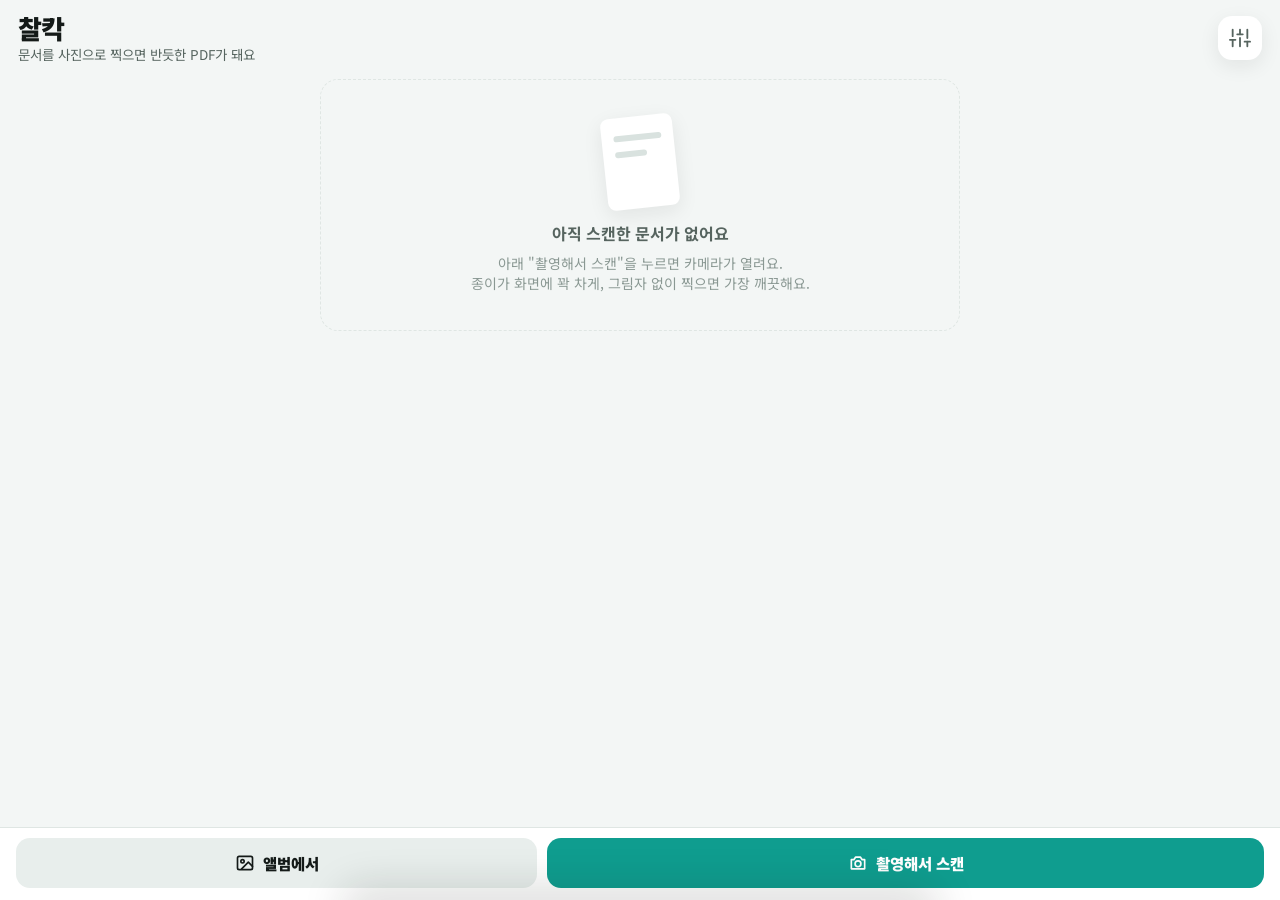
<file: chalkak/index.html>
<!doctype html>
<html lang="ko">
<head>
<meta charset="utf-8">
<meta name="viewport" content="width=device-width, initial-scale=1, maximum-scale=1, viewport-fit=cover">
<meta name="description" content="사진 한 장을 반듯한 문서 PDF로. 테두리 자동 인식, 종이 하얗게 보정, 여러 장 묶어 공유. 서버 업로드 없이 휴대폰 안에서만 처리.">
<meta property="og:type" content="website">
<meta property="og:title" content="찰칵">
<meta property="og:description" content="사진 한 장을 반듯한 문서 PDF로. 테두리 자동 인식, 종이 하얗게 보정, 여러 장 묶어 공유. 서버 업로드 없이 휴대폰 안에서만 처리.">
<meta property="og:image" content="https://joofam0819-crypto.github.io/claude-cloud/chalkak/og.png">
<meta property="og:url" content="https://joofam0819-crypto.github.io/claude-cloud/chalkak/">
<meta name="twitter:card" content="summary_large_image">
<link rel="apple-touch-icon" href="icons/apple-touch-icon.png">
<link rel="icon" type="image/png" href="icons/icon-192.png">
<link rel="manifest" href="manifest.webmanifest">
<meta name="apple-mobile-web-app-capable" content="yes">
<meta name="mobile-web-app-capable" content="yes">
<meta name="apple-mobile-web-app-status-bar-style" content="black-translucent">
<meta name="apple-mobile-web-app-title" content="찰칵">
<meta name="theme-color" media="(prefers-color-scheme: light)" content="#f3f6f5">
<meta name="theme-color" media="(prefers-color-scheme: dark)" content="#0f1413">
<title>찰칵</title>
<link rel="preconnect" href="https://fonts.googleapis.com">
<link rel="preconnect" href="https://fonts.gstatic.com" crossorigin>
<link rel="stylesheet" href="https://fonts.googleapis.com/css2?family=Noto+Sans+KR:wght@400;500;700;900&family=Outfit:wght@500;700&display=swap">
<style>
/* Layout: fixed full-height column; four views (library / crop / enhance / document) swap inside. Crop and enhance are always dark like a camera. */
:root{
  --bg:#f3f6f5; --surface:#ffffff; --surface-2:#e8eeec; --surface-3:#d9e2df;
  --fg:#141a18; --fg-2:#56645f; --fg-3:#8a9893; --line:#dfe6e3;
  --accent:#0f9d8f; --accent-2:#0b7f73; --accent-soft:#d9f3ef; --on-accent:#ffffff;
  --warn:#d98a0a; --warn-soft:#fff1d6; --bad:#d9463c; --bad-soft:#fde3e1;
  --cam:#0f1413; --cam-2:#1b2422; --cam-ink:#f4f7f6; --cam-ink-2:#9fb0ab; --cam-line:rgba(255,255,255,.18);
  --shadow:0 6px 20px rgba(20,26,24,.08); --shadow-lg:0 -12px 40px rgba(20,26,24,.18); --radius:18px;
  --f-ui:"Noto Sans KR",-apple-system,BlinkMacSystemFont,"Apple SD Gothic Neo","Malgun Gothic",sans-serif;
  --f-num:"Outfit","Noto Sans KR",-apple-system,sans-serif;
  color-scheme:light;
}
@media (prefers-color-scheme:dark){
  :root:not([data-theme="light"]){
    --bg:#0f1413; --surface:#171e1c; --surface-2:#1f2826; --surface-3:#2a3532;
    --fg:#eef3f1; --fg-2:#a9b7b2; --fg-3:#6f7d78; --line:#273230;
    --accent:#2fd0bd; --accent-2:#5fe0d0; --accent-soft:#113b36; --on-accent:#06201c;
    --warn:#f0a73c; --warn-soft:#3a2a0f; --bad:#ff6d63; --bad-soft:#3f1b19;
    --shadow:0 6px 20px rgba(0,0,0,.35); --shadow-lg:0 -12px 40px rgba(0,0,0,.55);
    color-scheme:dark;
  }
}
:root[data-theme="dark"]{
  --bg:#0f1413; --surface:#171e1c; --surface-2:#1f2826; --surface-3:#2a3532;
  --fg:#eef3f1; --fg-2:#a9b7b2; --fg-3:#6f7d78; --line:#273230;
  --accent:#2fd0bd; --accent-2:#5fe0d0; --accent-soft:#113b36; --on-accent:#06201c;
  --warn:#f0a73c; --warn-soft:#3a2a0f; --bad:#ff6d63; --bad-soft:#3f1b19;
  --shadow:0 6px 20px rgba(0,0,0,.35); --shadow-lg:0 -12px 40px rgba(0,0,0,.55);
  color-scheme:dark;
}
*,*::before,*::after{box-sizing:border-box}
html,body{height:100%;margin:0;padding:0}
body{background:var(--bg);color:var(--fg);font-family:var(--f-ui);font-size:16px;line-height:1.45;-webkit-text-size-adjust:100%;-webkit-tap-highlight-color:transparent;overscroll-behavior:none}
[hidden]{display:none!important}
button{font:inherit;color:inherit;background:none;border:0;padding:0;margin:0;cursor:pointer;-webkit-appearance:none;appearance:none;touch-action:manipulation}
input,textarea,select{font:inherit;color:inherit}
button:focus-visible,input:focus-visible,[tabindex]:focus-visible{outline:2px solid var(--accent);outline-offset:2px}
.num{font-family:var(--f-num);font-variant-numeric:tabular-nums}
.ico{width:22px;height:22px;fill:none;stroke:currentColor;stroke-width:2;stroke-linecap:round;stroke-linejoin:round}
#app{position:fixed;inset:0;display:flex;flex-direction:column;background:var(--bg);overflow:hidden}
.view{position:absolute;inset:0;display:flex;flex-direction:column}
.topbar{flex:none;padding:calc(env(safe-area-inset-top,0px) + 12px) 18px 8px;display:flex;align-items:center;justify-content:space-between;gap:10px;min-height:calc(env(safe-area-inset-top,0px) + 58px)}
.topbar h1{margin:0;font-size:26px;font-weight:900;letter-spacing:-.02em;line-height:1.2}
.topbar .sub{color:var(--fg-2);font-size:13.5px;margin-top:2px}
.iconbtn{width:44px;height:44px;border-radius:14px;display:grid;place-items:center;color:var(--fg-2);background:var(--surface);box-shadow:var(--shadow);flex:none}
.iconbtn:active{transform:scale(.94)}
main{flex:1;min-height:0;overflow-y:auto;-webkit-overflow-scrolling:touch;overscroll-behavior:contain;padding:6px 16px 24px}
.bottombar{flex:none;display:flex;gap:10px;padding:10px 16px calc(env(safe-area-inset-bottom,0px) + 12px);background:var(--surface);border-top:1px solid var(--line)}
@media (display-mode:standalone){.bottombar{padding-bottom:calc(max(env(safe-area-inset-bottom,0px),14px) + 12px)}}
.btn{font-weight:900;font-size:15.5px;padding:14px 16px;border-radius:14px;background:var(--accent);color:var(--on-accent);text-align:center;display:flex;align-items:center;justify-content:center;gap:8px;flex:1;min-width:0;white-space:nowrap}
.btn.ghost{background:var(--surface-2);color:var(--fg)}
.btn.danger{background:var(--bad-soft);color:var(--bad)}
.btn.sm{padding:10px 12px;font-size:13.5px;border-radius:12px;flex:none}
.btn:active{transform:scale(.985)}
.btn:disabled{opacity:.45}
.btn .ico{width:20px;height:20px}
.grid{display:grid;grid-template-columns:repeat(2,1fr);gap:12px}
.card{background:var(--surface);border-radius:var(--radius);box-shadow:var(--shadow);overflow:hidden;text-align:left;display:flex;flex-direction:column}
.card .th{aspect-ratio:3/4;background:var(--surface-2);display:grid;place-items:center;overflow:hidden;position:relative}
.card .th img{width:100%;height:100%;object-fit:cover;display:block}
.card .th .n{position:absolute;right:8px;bottom:8px;padding:2px 8px;border-radius:999px;background:rgba(0,0,0,.55);color:#fff;font-size:11.5px;font-weight:700}
.card .b{padding:10px 12px 12px}
.card .t{font-weight:700;font-size:14.5px;line-height:1.3;overflow:hidden;text-overflow:ellipsis;white-space:nowrap}
.card .d{font-size:12px;color:var(--fg-3);margin-top:2px}
.empty{padding:36px 20px;text-align:center;color:var(--fg-3);font-size:14px;border:1.5px dashed var(--line);border-radius:var(--radius);display:flex;flex-direction:column;align-items:center;gap:8px}
.empty b{color:var(--fg-2);font-size:16px}
.empty .ill{width:72px;height:92px;border-radius:8px;background:var(--surface);box-shadow:var(--shadow);position:relative;margin-bottom:6px;transform:rotate(-6deg)}
.empty .ill::before,.empty .ill::after{content:"";position:absolute;left:12px;right:12px;height:6px;border-radius:3px;background:var(--surface-3)}
.empty .ill::before{top:18px}.empty .ill::after{top:34px;right:28px}
.pill{display:inline-flex;align-items:center;gap:5px;padding:4px 10px;border-radius:999px;font-size:12.5px;font-weight:700;background:var(--surface-2);color:var(--fg-2)}

/* camera-like views */
.cam{background:var(--cam);color:var(--cam-ink)}
.cam .topbar{background:transparent}
.cam .tb{font-weight:900;font-size:15px;padding:10px 12px;border-radius:12px;color:var(--cam-ink)}
.cam .tb.primary{background:var(--accent);color:#06201c}
.cam .tb:active{transform:scale(.96)}
.cam .ttl{font-weight:700;font-size:15px;color:var(--cam-ink-2)}
.crop{flex:1;min-height:0;position:relative;touch-action:none;overflow:hidden}
.crop canvas{position:absolute;left:0;top:0}
.crop svg{position:absolute;left:0;top:0;width:100%;height:100%;overflow:visible}
.crop svg polygon{fill:rgba(47,208,189,.14);stroke:#2fd0bd;stroke-width:2.5;stroke-linejoin:round}
.crop svg circle.h{fill:#fff;stroke:#2fd0bd;stroke-width:3}
.crop svg circle.m{fill:rgba(255,255,255,.75)}
.loupe{position:absolute;top:14px;width:124px;height:124px;border-radius:50%;border:3px solid #fff;box-shadow:0 8px 24px rgba(0,0,0,.5);overflow:hidden;background:#000;display:none;pointer-events:none}
.loupe canvas{position:absolute;left:0;top:0}
.loupe::after{content:"";position:absolute;inset:0;background:linear-gradient(#2fd0bd,#2fd0bd) center/1.5px 100% no-repeat,linear-gradient(#2fd0bd,#2fd0bd) center/100% 1.5px no-repeat;opacity:.9}
.loupe.on{display:block}
.cam .bottombar{background:var(--cam-2);border-top:1px solid var(--cam-line)}
.cam .btn.ghost{background:rgba(255,255,255,.1);color:var(--cam-ink)}
.cam .btn{background:var(--accent);color:#06201c}
.preview{flex:1;min-height:0;display:grid;place-items:center;padding:10px;position:relative}
.preview canvas{max-width:100%;max-height:100%;border-radius:4px;box-shadow:0 10px 40px rgba(0,0,0,.5);background:#fff}
.chips{display:flex;gap:8px;overflow-x:auto;padding:10px 16px 4px;scrollbar-width:none}
.chips::-webkit-scrollbar{display:none}
.chip{padding:8px 14px;border-radius:999px;background:rgba(255,255,255,.1);color:var(--cam-ink);font-size:13.5px;font-weight:700;white-space:nowrap;flex:none}
.chip[aria-pressed="true"]{background:var(--accent);color:#06201c}
.busy{position:absolute;inset:0;display:none;align-items:center;justify-content:center;flex-direction:column;gap:12px;background:rgba(15,20,19,.72);z-index:5;color:var(--cam-ink);font-weight:700;font-size:14px}
.busy.on{display:flex}
.spin{width:38px;height:38px;border-radius:50%;border:4px solid rgba(255,255,255,.2);border-top-color:#2fd0bd;animation:spin .8s linear infinite}
@keyframes spin{to{transform:rotate(360deg)}}

/* document view */
.pages{display:flex;flex-direction:column;gap:10px}
.page{display:flex;gap:12px;align-items:center;background:var(--surface);border-radius:var(--radius);box-shadow:var(--shadow);padding:10px 10px 10px 12px}
.page .pt{width:64px;height:84px;border-radius:8px;overflow:hidden;background:var(--surface-2);flex:none;display:grid;place-items:center}
.page .pt img{width:100%;height:100%;object-fit:cover;display:block}
.page .pi{flex:1;min-width:0;display:flex;flex-direction:column;gap:4px}
.page .pi b{font-size:14.5px}
.page .pi span{font-size:12px;color:var(--fg-3)}
.page .ops{display:flex;gap:4px;flex:none}
.page .ops button{width:36px;height:36px;border-radius:10px;background:var(--surface-2);color:var(--fg-2);display:grid;place-items:center}
.page .ops button:disabled{opacity:.3}
.page .ops .del{color:var(--bad)}
.titlerow{display:flex;align-items:center;gap:10px;margin:4px 0 12px}
.titlerow input{flex:1;min-width:0;font-size:18px;font-weight:900;padding:10px 12px;border-radius:12px;border:1.5px solid transparent;background:transparent;color:var(--fg)}
.titlerow input:focus{border-color:var(--accent);background:var(--surface);outline:none}
.meta{display:flex;gap:8px;flex-wrap:wrap;margin-bottom:12px}

/* sheets / modal / toast */
.sheet-wrap{position:fixed;inset:0;z-index:40;display:flex;align-items:flex-end;justify-content:center;pointer-events:none}
.sheet-wrap .backdrop{position:absolute;inset:0;background:rgba(10,14,13,.45);opacity:0;transition:opacity .25s}
.sheet{position:relative;width:100%;max-width:600px;max-height:calc(100% - 28px - env(safe-area-inset-top,0px));overflow-y:auto;background:var(--surface);border-radius:24px 24px 0 0;padding:10px 20px calc(env(safe-area-inset-bottom,0px) + 22px);transform:translateY(102%);transition:transform .32s cubic-bezier(.2,.8,.2,1);box-shadow:var(--shadow-lg);display:flex;flex-direction:column;gap:14px;color:var(--fg)}
.sheet-wrap.open{pointer-events:auto}.sheet-wrap.open .backdrop{opacity:1}.sheet-wrap.open .sheet{transform:none}
.grab{width:40px;height:5px;border-radius:3px;background:var(--surface-3);margin:0 auto 2px;flex:none}
.sheet h3{margin:0;font-size:19px;font-weight:900}
.sheet .hd{display:flex;align-items:center;justify-content:space-between;gap:10px}
.sheet .hd .x{width:36px;height:36px;border-radius:50%;background:var(--surface-2);display:grid;place-items:center;color:var(--fg-2)}
.kv{display:flex;align-items:center;justify-content:space-between;padding:12px 0;border-top:1px solid var(--line);gap:12px}
.kv:first-child{border-top:0}
.kv .k{font-weight:700;font-size:15px}.kv .d{font-size:12.5px;color:var(--fg-3);margin-top:2px}
.seg{display:flex;background:var(--surface-2);border-radius:12px;padding:3px}
.seg button{padding:7px 11px;border-radius:9px;font-size:12.5px;font-weight:700;color:var(--fg-3);white-space:nowrap}
.seg button[aria-pressed="true"]{background:var(--surface);color:var(--fg);box-shadow:var(--shadow)}
.note{font-size:12.5px;color:var(--fg-3);line-height:1.5}
.modal-wrap{position:fixed;inset:0;z-index:70;display:none;align-items:center;justify-content:center;padding:24px;background:rgba(10,14,13,.5)}
.modal-wrap.open{display:flex}
.modal{background:var(--surface);color:var(--fg);border-radius:20px;padding:22px 20px 18px;width:100%;max-width:360px;display:flex;flex-direction:column;gap:14px;box-shadow:var(--shadow-lg)}
.modal h3{margin:0;font-size:18px;font-weight:900}.modal p{margin:0;color:var(--fg-2);font-size:14px;line-height:1.5}
.btnrow{display:flex;gap:8px}
.toast-wrap{position:fixed;left:0;right:0;bottom:calc(env(safe-area-inset-bottom,0px) + 90px);display:flex;justify-content:center;pointer-events:none;z-index:60;padding:0 16px}
.toast{pointer-events:auto;background:var(--fg);color:var(--bg);padding:12px 16px;border-radius:14px;font-size:14px;font-weight:700;box-shadow:0 10px 30px rgba(0,0,0,.25);transform:translateY(20px);opacity:0;transition:transform .25s,opacity .25s;max-width:100%}
.toast.show{transform:none;opacity:1}
.viewer{position:fixed;inset:0;z-index:50;background:#000;display:none;align-items:center;justify-content:center}
.viewer.open{display:flex}
.viewer img{max-width:100%;max-height:100%;object-fit:contain}
.viewer button{position:absolute;top:calc(env(safe-area-inset-top,0px) + 12px);right:16px;width:44px;height:44px;border-radius:50%;background:rgba(255,255,255,.15);color:#fff;display:grid;place-items:center}
.hapt{position:absolute;width:1px;height:1px;opacity:0;pointer-events:none;overflow:hidden}
@media (prefers-reduced-motion:reduce){*,*::before,*::after{transition:none!important;animation:none!important}}
@media (min-width:640px){main{padding-left:max(16px,calc((100% - 640px)/2));padding-right:max(16px,calc((100% - 640px)/2))}.grid{grid-template-columns:repeat(3,1fr)}}
</style>
</head>
<body>
<div id="app">
  <!-- Library -->
  <section class="view" id="v-lib">
    <header class="topbar"><div><h1>찰칵</h1><div class="sub" id="lib-sub">문서를 사진으로 찍으면 반듯한 PDF가 돼요</div></div><button class="iconbtn" id="btn-settings" aria-label="설정"><svg class="ico" viewBox="0 0 24 24"><path d="M4 21v-7"/><path d="M4 10V3"/><path d="M12 21v-9"/><path d="M12 8V3"/><path d="M20 21v-5"/><path d="M20 12V3"/><path d="M1 14h6"/><path d="M9 8h6"/><path d="M17 16h6"/></svg></button></header>
    <main id="lib-main"></main>
    <div class="bottombar">
      <button class="btn ghost" id="btn-pick"><svg class="ico" viewBox="0 0 24 24"><rect x="3" y="4" width="18" height="16" rx="2"/><circle cx="9" cy="10" r="2"/><path d="M21 16l-5-5-8 8"/></svg>앨범에서</button>
      <button class="btn" id="btn-shoot" style="flex:1.4"><svg class="ico" viewBox="0 0 24 24"><path d="M4 8h3l2-3h6l2 3h3v11H4z"/><circle cx="12" cy="13" r="3.5"/></svg>촬영해서 스캔</button>
    </div>
  </section>
  <!-- Crop -->
  <section class="view cam" id="v-crop" hidden>
    <header class="topbar"><button class="tb" id="crop-cancel">취소</button><div class="ttl" id="crop-title">테두리 맞추기</div><button class="tb primary" id="crop-next">다음</button></header>
    <div class="crop" id="crop"><canvas id="crop-cv"></canvas><svg id="crop-svg" aria-hidden="true"><polygon id="crop-poly" points=""/><circle class="m" r="6"/><circle class="m" r="6"/><circle class="m" r="6"/><circle class="m" r="6"/><circle class="h" r="12"/><circle class="h" r="12"/><circle class="h" r="12"/><circle class="h" r="12"/></svg><div class="loupe" id="loupe"><canvas id="loupe-cv" width="372" height="372"></canvas></div><div class="busy" id="crop-busy"><div class="spin"></div><span>테두리 찾는 중…</span></div></div>
    <div class="bottombar">
      <button class="btn ghost" id="crop-auto">자동</button>
      <button class="btn ghost" id="crop-full">전체</button>
      <button class="btn ghost" id="crop-rotate" aria-label="회전"><svg class="ico" viewBox="0 0 24 24"><path d="M21 12a9 9 0 1 1-3-6.7"/><path d="M21 4v5h-5"/></svg>회전</button>
    </div>
  </section>
  <!-- Enhance -->
  <section class="view cam" id="v-enh" hidden>
    <header class="topbar"><button class="tb" id="enh-back">자르기</button><div class="ttl" id="enh-title">보정</div><button class="tb primary" id="enh-done">완료</button></header>
    <div class="preview" id="preview"><canvas id="enh-cv"></canvas><div class="busy" id="enh-busy"><div class="spin"></div><span>반듯하게 펴는 중…</span></div></div>
    <div class="chips" id="enh-chips"><button class="chip" data-f="color">선명 컬러</button><button class="chip" data-f="gray">회색</button><button class="chip" data-f="bw">흑백</button><button class="chip" data-f="orig">원본</button></div>
    <div class="bottombar"><button class="btn ghost" id="enh-add"><svg class="ico" viewBox="0 0 24 24"><path d="M12 5v14M5 12h14"/></svg>페이지 더 찍기</button></div>
  </section>
  <!-- Document -->
  <section class="view" id="v-doc" hidden>
    <header class="topbar"><button class="iconbtn" id="doc-back" aria-label="목록으로"><svg class="ico" viewBox="0 0 24 24"><path d="M15 18l-6-6 6-6"/></svg></button><div style="flex:1"></div><button class="iconbtn" id="doc-more" aria-label="더 보기"><svg class="ico" viewBox="0 0 24 24"><circle cx="5" cy="12" r="1.6" fill="currentColor"/><circle cx="12" cy="12" r="1.6" fill="currentColor"/><circle cx="19" cy="12" r="1.6" fill="currentColor"/></svg></button></header>
    <main id="doc-main"></main>
    <div class="bottombar">
      <button class="btn ghost" id="doc-add"><svg class="ico" viewBox="0 0 24 24"><path d="M12 5v14M5 12h14"/></svg>페이지 추가</button>
      <button class="btn" id="doc-pdf" style="flex:1.4"><svg class="ico" viewBox="0 0 24 24"><path d="M4 12v7a1 1 0 0 0 1 1h14a1 1 0 0 0 1-1v-7"/><path d="M12 3v12"/><path d="M7 8l5-5 5 5"/></svg>PDF로 공유·저장</button>
    </div>
  </section>
</div>
<input type="file" id="file-cam" accept="image/*" capture="environment" hidden>
<input type="file" id="file-pick" accept="image/*" multiple hidden>
<div class="sheet-wrap" id="sheet-wrap"><div class="backdrop" id="sheet-backdrop"></div><div class="sheet" id="sheet" role="dialog" aria-modal="true"></div></div>
<div class="modal-wrap" id="modal-wrap"><div class="modal" role="alertdialog" aria-modal="true"><h3 id="modal-title"></h3><p id="modal-body"></p><div class="btnrow"><button class="btn ghost" id="modal-cancel">취소</button><button class="btn" id="modal-ok">확인</button></div></div></div>
<div class="viewer" id="viewer"><img id="viewer-img" alt="페이지 크게 보기"><button id="viewer-close" aria-label="닫기"><svg class="ico" viewBox="0 0 24 24"><path d="M18 6L6 18M6 6l12 12"/></svg></button></div>
<div class="toast-wrap" id="toast-wrap"></div>
<label class="hapt" aria-hidden="true"><input type="checkbox" switch id="hapt-switch" tabindex="-1"></label>
<script>
(() => {
'use strict';
/* ───────── utilities ───────── */
const $ = (s, el = document) => el.querySelector(s);
const $$ = (s, el = document) => Array.from(el.querySelectorAll(s));
const esc = s => String(s ?? '').replace(/[&<>"']/g, c => ({ '&': '&amp;', '<': '&lt;', '>': '&gt;', '"': '&quot;', "'": '&#39;' }[c]));
const uid = () => Date.now().toString(36) + Math.random().toString(36).slice(2, 8);
const clamp = (v, a, b) => Math.max(a, Math.min(b, v));
const pad2 = n => String(n).padStart(2, '0');
const fmtDate = ts => { const d = new Date(ts); return `${d.getFullYear()}-${pad2(d.getMonth() + 1)}-${pad2(d.getDate())} ${pad2(d.getHours())}:${pad2(d.getMinutes())}`; };
const defaultTitle = () => { const d = new Date(); return `스캔 ${pad2(d.getMonth() + 1)}-${pad2(d.getDate())} ${pad2(d.getHours())}${pad2(d.getMinutes())}`; };
const fmtBytes = n => n > 1048576 ? (n / 1048576).toFixed(1) + ' MB' : Math.round(n / 1024) + ' KB';
function haptic() { if (!S.haptics) return; try { $('#hapt-switch').click(); } catch (e) {} }
let toastT = null;
function toast(msg, ms = 2800) { const wrap = $('#toast-wrap'); wrap.innerHTML = ''; const el = document.createElement('div'); el.className = 'toast'; el.textContent = msg; wrap.appendChild(el); requestAnimationFrame(() => el.classList.add('show')); clearTimeout(toastT); toastT = setTimeout(() => { el.classList.remove('show'); setTimeout(() => el.remove(), 300); }, ms); }
function confirmBox({ title, body, ok = '확인', danger = false }) {
  return new Promise(res => { const w = $('#modal-wrap'); $('#modal-title').textContent = title; $('#modal-body').textContent = body || ''; const okb = $('#modal-ok'); okb.textContent = ok; okb.className = 'btn' + (danger ? ' danger' : ''); w.classList.add('open'); const done = v => { w.classList.remove('open'); okb.onclick = null; $('#modal-cancel').onclick = null; res(v); }; okb.onclick = () => done(true); $('#modal-cancel').onclick = () => done(false); w.onclick = e => { if (e.target === w) done(false); }; });
}
let sheetOnClose = null;
function openSheet(html, { onMount, onClose } = {}) { const wrap = $('#sheet-wrap'), sh = $('#sheet'); sh.innerHTML = `<div class="grab"></div>${html}`; sheetOnClose = onClose || null; wrap.classList.add('open'); sh.scrollTop = 0; if (onMount) onMount(sh); $$('[data-close]', sh).forEach(b => b.addEventListener('click', closeSheet)); return sh; }
function closeSheet() { const wrap = $('#sheet-wrap'); if (!wrap.classList.contains('open')) return; wrap.classList.remove('open'); if (sheetOnClose) { const f = sheetOnClose; sheetOnClose = null; f(); } setTimeout(() => { if (!wrap.classList.contains('open')) $('#sheet').innerHTML = ''; }, 350); }
$('#sheet-backdrop').addEventListener('click', closeSheet);
const sheetHead = t => `<div class="hd"><h3>${esc(t)}</h3><button class="x" type="button" data-close aria-label="닫기"><svg class="ico" viewBox="0 0 24 24"><path d="M18 6L6 18M6 6l12 12"/></svg></button></div>`;

/* ───────── settings ───────── */
const SKEY = 'chalkak.settings';
let S = { filter: 'color', paper: 'a4', quality: 'normal', theme: 'system', haptics: true };
try { const raw = localStorage.getItem(SKEY); if (raw) S = { ...S, ...JSON.parse(raw) }; } catch (e) {}
const saveS = () => { try { localStorage.setItem(SKEY, JSON.stringify(S)); } catch (e) {} applyTheme(); };
function applyTheme() { if (S.theme === 'system') document.documentElement.removeAttribute('data-theme'); else document.documentElement.dataset.theme = S.theme; }
applyTheme();

/* ───────── storage (IndexedDB, blobs stay on the device) ───────── */
const DB = {
  db: null, mem: new Map(), memOnly: false,
  open() {
    return new Promise(res => {
      try {
        const req = indexedDB.open('chalkak', 1);
        req.onupgradeneeded = () => { const d = req.result; if (!d.objectStoreNames.contains('docs')) d.createObjectStore('docs', { keyPath: 'id' }); };
        req.onsuccess = () => { this.db = req.result; res(true); };
        req.onerror = () => { this.memOnly = true; res(false); };
      } catch (e) { this.memOnly = true; res(false); }
    });
  },
  tx(mode) { return this.db.transaction('docs', mode).objectStore('docs'); },
  all() { if (this.memOnly) return Promise.resolve([...this.mem.values()]); return new Promise(res => { const r = this.tx('readonly').getAll(); r.onsuccess = () => res(r.result || []); r.onerror = () => res([...this.mem.values()]); }); },
  put(doc) { this.mem.set(doc.id, doc); if (this.memOnly) return Promise.resolve(); return new Promise(res => { try { const r = this.tx('readwrite').put(doc); r.onsuccess = () => res(true); r.onerror = () => { this.memOnly = true; toast('저장 공간을 쓸 수 없어 이 세션에만 보관해요'); res(false); }; } catch (e) { this.memOnly = true; res(false); } }); },
  del(id) { this.mem.delete(id); if (this.memOnly) return Promise.resolve(); return new Promise(res => { const r = this.tx('readwrite').delete(id); r.onsuccess = () => res(true); r.onerror = () => res(false); }); },
};
let DOCS = [];
async function loadDocs() { DOCS = (await DB.all()).sort((a, b) => b.updatedAt - a.updatedAt); DOCS.forEach(d => DB.mem.set(d.id, d)); }

/* ───────── image loading ───────── */
function loadImage(file) {
  return new Promise((res, rej) => { const url = URL.createObjectURL(file); const img = new Image(); img.onload = () => { res(img); setTimeout(() => URL.revokeObjectURL(url), 1000); }; img.onerror = () => { URL.revokeObjectURL(url); rej(new Error('load')); }; img.src = url; });
}
const MAX_SIDE = () => S.quality === 'high' ? 2600 : 2000;
function toWorking(img) {
  const w0 = img.naturalWidth, h0 = img.naturalHeight; const k = Math.min(1, MAX_SIDE() / Math.max(w0, h0));
  const w = Math.max(1, Math.round(w0 * k)), h = Math.max(1, Math.round(h0 * k));
  const c = document.createElement('canvas'); c.width = w; c.height = h; c.getContext('2d').drawImage(img, 0, 0, w, h); return c;
}
function rotate90(c) { const o = document.createElement('canvas'); o.width = c.height; o.height = c.width; const x = o.getContext('2d'); x.translate(o.width, 0); x.rotate(Math.PI / 2); x.drawImage(c, 0, 0); return o; }
function scaled(c, maxSide) { const k = Math.min(1, maxSide / Math.max(c.width, c.height)); const o = document.createElement('canvas'); o.width = Math.max(1, Math.round(c.width * k)); o.height = Math.max(1, Math.round(c.height * k)); o.getContext('2d').drawImage(c, 0, 0, o.width, o.height); return o; }
function toBlob(c, q) { return new Promise(res => c.toBlob(b => res(b), 'image/jpeg', q)); }

/* ───────── edge detection: brightest connected region (paper on a desk) ───────── */
function detectQuad(work) {
  const small = scaled(work, 360); const w = small.width, h = small.height;
  const d = small.getContext('2d').getImageData(0, 0, w, h).data;
  const g = new Float32Array(w * h);
  for (let i = 0, j = 0; i < d.length; i += 4, j++) g[j] = d[i] * .299 + d[i + 1] * .587 + d[i + 2] * .114;
  const b = boxBlur(g, w, h, 2);
  /* Otsu threshold */
  const hist = new Uint32Array(256); for (let i = 0; i < b.length; i++) hist[b[i] | 0]++;
  let sum = 0; for (let i = 0; i < 256; i++) sum += i * hist[i];
  let sumB = 0, wB = 0, maxV = 0, T = 128; const tot = b.length;
  for (let t = 0; t < 256; t++) { wB += hist[t]; if (!wB) continue; const wF = tot - wB; if (!wF) break; sumB += t * hist[t]; const mB = sumB / wB, mF = (sum - sumB) / wF; const v = wB * wF * (mB - mF) * (mB - mF); if (v > maxV) { maxV = v; T = t; } }
  const mask = new Uint8Array(w * h); for (let i = 0; i < b.length; i++) mask[i] = b[i] > T ? 1 : 0;
  /* largest bright component (4-neighbour flood fill) */
  const lab = new Int32Array(w * h).fill(-1); const stack = new Int32Array(w * h); let best = -1, bestN = 0, nComp = 0;
  const comps = [];
  for (let s = 0; s < w * h; s++) {
    if (!mask[s] || lab[s] >= 0) continue;
    let sp = 0; stack[sp++] = s; lab[s] = nComp; let n = 0; let minX = w, maxX = 0, minY = h, maxY = 0;
    while (sp) { const i = stack[--sp]; n++; const x = i % w, y = (i / w) | 0; if (x < minX) minX = x; if (x > maxX) maxX = x; if (y < minY) minY = y; if (y > maxY) maxY = y;
      if (x > 0 && mask[i - 1] && lab[i - 1] < 0) { lab[i - 1] = nComp; stack[sp++] = i - 1; }
      if (x < w - 1 && mask[i + 1] && lab[i + 1] < 0) { lab[i + 1] = nComp; stack[sp++] = i + 1; }
      if (y > 0 && mask[i - w] && lab[i - w] < 0) { lab[i - w] = nComp; stack[sp++] = i - w; }
      if (y < h - 1 && mask[i + w] && lab[i + w] < 0) { lab[i + w] = nComp; stack[sp++] = i + w; } }
    comps.push({ id: nComp, n, minX, maxX, minY, maxY }); if (n > bestN) { bestN = n; best = nComp; } nComp++;
  }
  if (best < 0 || bestN < w * h * .12) return null;
  /* corners of that component: extremes of x+y and x−y */
  let tl = null, tr = null, br = null, bl = null, vTL = 1e9, vTR = -1e9, vBR = -1e9, vBL = 1e9;
  for (let i = 0; i < w * h; i++) { if (lab[i] !== best) continue; const x = i % w, y = (i / w) | 0; const s1 = x + y, s2 = x - y; if (s1 < vTL) { vTL = s1; tl = [x, y]; } if (s1 > vBR) { vBR = s1; br = [x, y]; } if (s2 > vTR) { vTR = s2; tr = [x, y]; } if (s2 < vBL) { vBL = s2; bl = [x, y]; } }
  const q = [tl, tr, br, bl];
  const area = Math.abs(polyArea(q)); if (area < w * h * .15) return null;
  for (let i = 0; i < 4; i++) { const a = q[i], c = q[(i + 1) % 4]; if (Math.hypot(c[0] - a[0], c[1] - a[1]) < Math.min(w, h) * .18) return null; }
  if (!isConvex(q)) return null;
  const k = work.width / w;
  return q.map(([x, y]) => [clamp((x + .5) * k, 0, work.width), clamp((y + .5) * k, 0, work.height)]);
}
function polyArea(q) { let a = 0; for (let i = 0; i < q.length; i++) { const p = q[i], n = q[(i + 1) % q.length]; a += p[0] * n[1] - n[0] * p[1]; } return a / 2; }
function isConvex(q) { let sgn = 0; for (let i = 0; i < 4; i++) { const a = q[i], b = q[(i + 1) % 4], c = q[(i + 2) % 4]; const z = (b[0] - a[0]) * (c[1] - b[1]) - (b[1] - a[1]) * (c[0] - b[0]); if (z !== 0) { if (sgn === 0) sgn = Math.sign(z); else if (Math.sign(z) !== sgn) return false; } } return true; }
function boxBlur(src, w, h, r) {
  const tmp = new Float32Array(w * h), out = new Float32Array(w * h); const n = 2 * r + 1;
  for (let y = 0; y < h; y++) { let acc = 0; const row = y * w; for (let x = -r; x <= r; x++) acc += src[row + clamp(x, 0, w - 1)]; for (let x = 0; x < w; x++) { tmp[row + x] = acc / n; acc += src[row + clamp(x + r + 1, 0, w - 1)] - src[row + clamp(x - r, 0, w - 1)]; } }
  for (let x = 0; x < w; x++) { let acc = 0; for (let y = -r; y <= r; y++) acc += tmp[clamp(y, 0, h - 1) * w + x]; for (let y = 0; y < h; y++) { out[y * w + x] = acc / n; acc += tmp[clamp(y + r + 1, 0, h - 1) * w + x] - tmp[clamp(y - r, 0, h - 1) * w + x]; } }
  return out;
}
const defaultQuad = (w, h) => [[w * .06, h * .06], [w * .94, h * .06], [w * .94, h * .94], [w * .06, h * .94]];
const fullQuad = (w, h) => [[0, 0], [w, 0], [w, h], [0, h]];

/* ───────── perspective warp ───────── */
function homography(dst, src) { /* maps dst points → src points; returns 8 coefficients */
  const A = [], B = [];
  for (let i = 0; i < 4; i++) { const [x, y] = dst[i], [u, v] = src[i]; A.push([x, y, 1, 0, 0, 0, -u * x, -u * y]); B.push(u); A.push([0, 0, 0, x, y, 1, -v * x, -v * y]); B.push(v); }
  const n = 8; for (let c = 0; c < n; c++) { let p = c; for (let r = c + 1; r < n; r++) if (Math.abs(A[r][c]) > Math.abs(A[p][c])) p = r; [A[c], A[p]] = [A[p], A[c]]; [B[c], B[p]] = [B[p], B[c]]; const d = A[c][c] || 1e-9; for (let r = 0; r < n; r++) { if (r === c) continue; const f = A[r][c] / d; for (let k = c; k < n; k++) A[r][k] -= f * A[c][k]; B[r] -= f * B[c]; } }
  return A.map((row, i) => B[i] / (row[i] || 1e-9));
}
function warp(work, quad) {
  const [tl, tr, br, bl] = quad;
  const wTop = Math.hypot(tr[0] - tl[0], tr[1] - tl[1]), wBot = Math.hypot(br[0] - bl[0], br[1] - bl[1]);
  const hL = Math.hypot(bl[0] - tl[0], bl[1] - tl[1]), hR = Math.hypot(br[0] - tr[0], br[1] - tr[1]);
  let W = Math.round((wTop + wBot) / 2), H = Math.round((hL + hR) / 2);
  const k = Math.min(1, MAX_SIDE() / Math.max(W, H)); W = Math.max(8, Math.round(W * k)); H = Math.max(8, Math.round(H * k));
  const hm = homography([[0, 0], [W, 0], [W, H], [0, H]], quad);
  const sw = work.width, sh = work.height; const src = work.getContext('2d').getImageData(0, 0, sw, sh).data;
  const out = document.createElement('canvas'); out.width = W; out.height = H; const octx = out.getContext('2d'); const od = octx.createImageData(W, H); const o = od.data;
  const [a, b, c, d, e, f, g, hh] = hm;
  for (let y = 0; y < H; y++) {
    for (let x = 0; x < W; x++) {
      const den = g * x + hh * y + 1; const u = (a * x + b * y + c) / den, v = (d * x + e * y + f) / den;
      const i = (y * W + x) * 4;
      if (u < 0 || v < 0 || u >= sw - 1 || v >= sh - 1) { const uu = clamp(u | 0, 0, sw - 1), vv = clamp(v | 0, 0, sh - 1); const s = (vv * sw + uu) * 4; o[i] = src[s]; o[i + 1] = src[s + 1]; o[i + 2] = src[s + 2]; o[i + 3] = 255; continue; }
      const x0 = u | 0, y0 = v | 0, fx = u - x0, fy = v - y0; const s00 = (y0 * sw + x0) * 4, s10 = s00 + 4, s01 = s00 + sw * 4, s11 = s01 + 4;
      const w00 = (1 - fx) * (1 - fy), w10 = fx * (1 - fy), w01 = (1 - fx) * fy, w11 = fx * fy;
      o[i] = src[s00] * w00 + src[s10] * w10 + src[s01] * w01 + src[s11] * w11;
      o[i + 1] = src[s00 + 1] * w00 + src[s10 + 1] * w10 + src[s01 + 1] * w01 + src[s11 + 1] * w11;
      o[i + 2] = src[s00 + 2] * w00 + src[s10 + 2] * w10 + src[s01 + 2] * w01 + src[s11 + 2] * w11;
      o[i + 3] = 255;
    }
  }
  octx.putImageData(od, 0, 0); return out;
}

/* ───────── enhancement: whiten paper by dividing by the smooth background ───────── */
function enhance(c, mode) {
  if (mode === 'orig') return c;
  const W = c.width, H = c.height; const ctx = c.getContext('2d'); const id = ctx.getImageData(0, 0, W, H); const d = id.data;
  const q = 4; const w4 = Math.max(1, Math.ceil(W / q)), h4 = Math.max(1, Math.ceil(H / q));
  const lum4 = new Float32Array(w4 * h4);
  for (let y = 0; y < h4; y++) for (let x = 0; x < w4; x++) { let m = 0, n = 0; for (let yy = y * q; yy < Math.min(H, y * q + q); yy++) for (let xx = x * q; xx < Math.min(W, x * q + q); xx++) { const i = (yy * W + xx) * 4; const l = d[i] * .299 + d[i + 1] * .587 + d[i + 2] * .114; if (l > m) m = l; n++; } lum4[y * w4 + x] = m; }
  const r = Math.max(3, Math.round(Math.min(w4, h4) / 28));
  const bg = boxBlur(boxBlur(lum4, w4, h4, r), w4, h4, r);
  const out = document.createElement('canvas'); out.width = W; out.height = H; const o = out.getContext('2d'); const od = o.createImageData(W, H); const od2 = od.data;
  for (let y = 0; y < H; y++) { const by = (y / q) | 0; for (let x = 0; x < W; x++) { const i = (y * W + x) * 4; const b = Math.max(60, bg[by * w4 + ((x / q) | 0)]); const gain = 245 / b;
    if (mode === 'color') { od2[i] = clamp((d[i] * gain - 128) * 1.12 + 128, 0, 255); od2[i + 1] = clamp((d[i + 1] * gain - 128) * 1.12 + 128, 0, 255); od2[i + 2] = clamp((d[i + 2] * gain - 128) * 1.12 + 128, 0, 255); }
    else { const l = (d[i] * .299 + d[i + 1] * .587 + d[i + 2] * .114) * gain; let v; if (mode === 'gray') v = clamp((l - 128) * 1.2 + 128, 0, 255); else { const t = (l / 245 - .62) / (.9 - .62); v = clamp(t, 0, 1) * 255; } od2[i] = od2[i + 1] = od2[i + 2] = v; }
    od2[i + 3] = 255; } }
  o.putImageData(od, 0, 0); return out;
}

/* ───────── PDF writer (JPEG pages, no library) ───────── */
async function buildPdf(doc) {
  const enc = new TextEncoder(); const parts = []; let offset = 0; const offsets = [];
  const push = s => { const u = typeof s === 'string' ? enc.encode(s) : s; parts.push(u); offset += u.length; };
  const obj = (n, body) => { offsets[n] = offset; push(`${n} 0 obj\n`); push(body); push('\nendobj\n'); };
  push('%PDF-1.4\n%âãÏÓ\n');
  const pages = doc.pages; const kids = pages.map((_, i) => `${3 + i * 3} 0 R`).join(' ');
  obj(1, '<< /Type /Catalog /Pages 2 0 R >>');
  obj(2, `<< /Type /Pages /Kids [${kids}] /Count ${pages.length} >>`);
  for (let i = 0; i < pages.length; i++) {
    const pg = pages[i]; const buf = new Uint8Array(await pg.blob.arrayBuffer());
    let pw, ph, iw, ih, ix, iy;
    if (S.paper === 'a4') { const land = pg.w > pg.h; pw = land ? 841.89 : 595.28; ph = land ? 595.28 : 841.89; const m = 18; const k = Math.min((pw - 2 * m) / pg.w, (ph - 2 * m) / pg.h); iw = pg.w * k; ih = pg.h * k; ix = (pw - iw) / 2; iy = (ph - ih) / 2; }
    else { pw = 595.28; ph = pw * pg.h / pg.w; iw = pw; ih = ph; ix = 0; iy = 0; }
    const n = 3 + i * 3;
    obj(n, `<< /Type /Page /Parent 2 0 R /MediaBox [0 0 ${pw.toFixed(2)} ${ph.toFixed(2)}] /Contents ${n + 1} 0 R /Resources << /XObject << /Im0 ${n + 2} 0 R >> >> >>`);
    const content = `q ${iw.toFixed(2)} 0 0 ${ih.toFixed(2)} ${ix.toFixed(2)} ${iy.toFixed(2)} cm /Im0 Do Q`;
    obj(n + 1, `<< /Length ${content.length} >>\nstream\n${content}\nendstream`);
    offsets[n + 2] = offset; push(`${n + 2} 0 obj\n<< /Type /XObject /Subtype /Image /Width ${pg.w} /Height ${pg.h} /ColorSpace /DeviceRGB /BitsPerComponent 8 /Filter /DCTDecode /Length ${buf.length} >>\nstream\n`); push(buf); push('\nendstream\nendobj\n');
  }
  const total = 3 + pages.length * 3; const xref = offset;
  push(`xref\n0 ${total}\n0000000000 65535 f \n`); for (let i = 1; i < total; i++) push(String(offsets[i]).padStart(10, '0') + ' 00000 n \n');
  push(`trailer\n<< /Size ${total} /Root 1 0 R >>\nstartxref\n${xref}\n%%EOF\n`);
  return new Blob(parts, { type: 'application/pdf' });
}
async function exportPdf(doc) {
  if (!doc.pages.length) { toast('페이지가 없어요'); return; }
  toast('PDF 만드는 중…', 1500);
  const blob = await buildPdf(doc); const name = `${doc.title.replace(/[\\/:*?"<>|]+/g, ' ').trim() || '스캔'}.pdf`;
  let dl = null; try { if (window.claude && window.claude.use) dl = await window.claude.use('downloads'); } catch (e) {}
  if (dl) { try { await dl.save({ filename: name, data: blob }); toast('PDF를 저장했어요'); } catch (e) { if (!(e && e.code === 'declined')) toast('저장하지 못했어요'); } return; }
  try { const f = new File([blob], name, { type: 'application/pdf' }); if (navigator.canShare && navigator.canShare({ files: [f] })) { await navigator.share({ files: [f], title: doc.title }); return; } } catch (e) { if (e && e.name === 'AbortError') return; }
  const a = document.createElement('a'); a.href = URL.createObjectURL(blob); a.download = name; document.body.appendChild(a); a.click(); a.remove(); setTimeout(() => URL.revokeObjectURL(a.href), 5000);
}
async function exportJpg(page, title) {
  const name = `${title.replace(/[\\/:*?"<>|]+/g, ' ').trim() || '스캔'}.jpg`;
  let dl = null; try { if (window.claude && window.claude.use) dl = await window.claude.use('downloads'); } catch (e) {}
  if (dl) { try { await dl.save({ filename: name, data: page.blob }); toast('이미지를 저장했어요'); } catch (e) {} return; }
  try { const f = new File([page.blob], name, { type: 'image/jpeg' }); if (navigator.canShare && navigator.canShare({ files: [f] })) { await navigator.share({ files: [f], title }); return; } } catch (e) { if (e && e.name === 'AbortError') return; }
  const a = document.createElement('a'); a.href = URL.createObjectURL(page.blob); a.download = name; document.body.appendChild(a); a.click(); a.remove();
}

/* ───────── views ───────── */
const views = ['v-lib', 'v-crop', 'v-enh', 'v-doc'];
function showView(id) { views.forEach(v => { $('#' + v).hidden = v !== id; }); }
let cur = null; /* current document being viewed/edited */
let queue = []; /* files waiting to be scanned */
let work = null, quad = null, warped = null, filter = 'color', enhanced = null, editingPage = null;

function renderLib() {
  $('#lib-sub').textContent = DOCS.length ? `문서 ${DOCS.length}개 · 모두 이 기기 안에만 저장` : '문서를 사진으로 찍으면 반듯한 PDF가 돼요';
  $('#lib-main').innerHTML = DOCS.length ? `<div class="grid">${DOCS.map(d => `<button class="card" data-id="${d.id}"><div class="th">${d.pages[0] ? `<img src="${d.pages[0].thumb}" alt="">` : ''}<span class="n">${d.pages.length}쪽</span></div><div class="b"><div class="t">${esc(d.title)}</div><div class="d num">${fmtDate(d.updatedAt)}</div></div></button>`).join('')}</div>`
    : `<div class="empty"><div class="ill"></div><b>아직 스캔한 문서가 없어요</b><span>아래 "촬영해서 스캔"을 누르면 카메라가 열려요.<br>종이가 화면에 꽉 차게, 그림자 없이 찍으면 가장 깨끗해요.</span></div>`;
}
$('#lib-main').addEventListener('click', e => { const c = e.target.closest('.card'); if (!c) return; openDoc(c.dataset.id); });

/* capture / pick */
$('#btn-shoot').addEventListener('click', () => { cur = null; $('#file-cam').click(); });
$('#btn-pick').addEventListener('click', () => { cur = null; $('#file-pick').click(); });
$('#doc-add').addEventListener('click', () => { openSheet(`${sheetHead('페이지 추가')}<div class="btnrow"><button class="btn" id="pa-cam" type="button">촬영</button><button class="btn ghost" id="pa-pick" type="button">앨범에서</button></div>`, { onMount(sh) { $('#pa-cam', sh).addEventListener('click', () => { closeSheet(); $('#file-cam').click(); }); $('#pa-pick', sh).addEventListener('click', () => { closeSheet(); $('#file-pick').click(); }); } }); });
$('#enh-add').addEventListener('click', async () => { await finishPage({ stay: true }); $('#file-cam').click(); });
for (const id of ['file-cam', 'file-pick']) $('#' + id).addEventListener('change', e => { const files = Array.from(e.target.files || []); e.target.value = ''; if (!files.length) return; queue.push(...files); if ($('#v-crop').hidden && $('#v-enh').hidden) nextInQueue(); });
async function nextInQueue() {
  const f = queue.shift(); if (!f) { if (cur) openDoc(cur.id); else { renderLib(); showView('v-lib'); } return; }
  try { const img = await loadImage(f); work = toWorking(img); editingPage = null; openCrop(); }
  catch (err) { toast('사진을 열 수 없어요'); nextInQueue(); }
}

/* ───────── crop view ───────── */
const cropEl = $('#crop'), cropCv = $('#crop-cv'), cropSvg = $('#crop-svg'), poly = $('#crop-poly'), loupe = $('#loupe'), loupeCv = $('#loupe-cv');
let fit = { k: 1, ox: 0, oy: 0 };
function openCrop() {
  showView('v-crop'); $('#crop-title').textContent = editingPage ? '다시 자르기' : (cur ? `${cur.pages.length + 1}쪽 · 테두리 맞추기` : '테두리 맞추기');
  $('#crop-busy').classList.add('on');
  requestAnimationFrame(() => { fitCrop(); setTimeout(() => { quad = detectQuad(work) || defaultQuad(work.width, work.height); $('#crop-busy').classList.remove('on'); drawQuad(); if (!quad) toast('테두리를 못 찾았어요. 점을 끌어 맞춰 주세요'); }, 30); });
}
function fitCrop() {
  const W = cropEl.clientWidth, H = cropEl.clientHeight; const k = Math.min((W - 24) / work.width, (H - 24) / work.height);
  const dw = work.width * k, dh = work.height * k; fit = { k, ox: (W - dw) / 2, oy: (H - dh) / 2 };
  const dpr = Math.min(devicePixelRatio || 1, 2); cropCv.width = Math.round(dw * dpr); cropCv.height = Math.round(dh * dpr); cropCv.style.width = dw + 'px'; cropCv.style.height = dh + 'px'; cropCv.style.left = fit.ox + 'px'; cropCv.style.top = fit.oy + 'px';
  cropCv.getContext('2d').drawImage(work, 0, 0, cropCv.width, cropCv.height);
}
function toView([x, y]) { return [fit.ox + x * fit.k, fit.oy + y * fit.k]; }
function toImg([x, y]) { return [clamp((x - fit.ox) / fit.k, 0, work.width), clamp((y - fit.oy) / fit.k, 0, work.height)]; }
function drawQuad() {
  if (!quad) return; const pts = quad.map(toView);
  poly.setAttribute('points', pts.map(p => p.join(',')).join(' '));
  const hs = $$('circle.h', cropSvg), ms = $$('circle.m', cropSvg);
  pts.forEach((p, i) => { hs[i].setAttribute('cx', p[0]); hs[i].setAttribute('cy', p[1]); const n = pts[(i + 1) % 4]; ms[i].setAttribute('cx', (p[0] + n[0]) / 2); ms[i].setAttribute('cy', (p[1] + n[1]) / 2); });
}
let dragIdx = -1, dragPid = null, dragMid = -1;
cropEl.addEventListener('pointerdown', e => {
  if (!quad) return; const pts = quad.map(toView); const rc = cropEl.getBoundingClientRect(); const px = e.clientX - rc.left, py = e.clientY - rc.top; let best = -1, bd = 1e9;
  pts.forEach((p, i) => { const d = Math.hypot(p[0] - px, p[1] - py); if (d < bd) { bd = d; best = i; } });
  if (bd > 44) { /* edge drag: nearest midpoint */
    let bm = -1, bmd = 1e9; pts.forEach((p, i) => { const n = pts[(i + 1) % 4]; const d = Math.hypot((p[0] + n[0]) / 2 - px, (p[1] + n[1]) / 2 - py); if (d < bmd) { bmd = d; bm = i; } });
    if (bmd > 40) return; dragMid = bm; dragIdx = -1;
  } else { dragIdx = best; dragMid = -1; }
  dragPid = e.pointerId; lastP = [e.clientX, e.clientY]; try { cropEl.setPointerCapture(e.pointerId); } catch (err) {}
  if (dragIdx >= 0) { showLoupe(e); }
});
let lastP = null;
cropEl.addEventListener('pointermove', e => {
  if (e.pointerId !== dragPid) return; const r = cropEl.getBoundingClientRect();
  if (dragIdx >= 0) { quad[dragIdx] = toImg([e.clientX - r.left, e.clientY - r.top]); drawQuad(); showLoupe(e); }
  else if (dragMid >= 0) { const dx = (e.clientX - lastP[0]) / fit.k, dy = (e.clientY - lastP[1]) / fit.k; const a = dragMid, b = (dragMid + 1) % 4; [a, b].forEach(i => { quad[i] = [clamp(quad[i][0] + dx, 0, work.width), clamp(quad[i][1] + dy, 0, work.height)]; }); lastP = [e.clientX, e.clientY]; drawQuad(); }
});
const endDrag = e => { if (e.pointerId !== dragPid) return; dragPid = null; dragIdx = -1; dragMid = -1; loupe.classList.remove('on'); };
cropEl.addEventListener('pointerup', endDrag); cropEl.addEventListener('pointercancel', endDrag);
function showLoupe(e) {
  const r = cropEl.getBoundingClientRect(); const px = e.clientX - r.left; const left = px > r.width / 2 ? 14 : r.width - 124 - 14; loupe.style.left = left + 'px'; loupe.classList.add('on');
  const [ix, iy] = quad[dragIdx]; const ctx = loupeCv.getContext('2d'); ctx.fillStyle = '#000'; ctx.fillRect(0, 0, 372, 372);
  const side = 124 / (3 * Math.max(fit.k, .05)); /* source pixels shown: 3× the on-screen scale */
  ctx.drawImage(work, ix - side / 2, iy - side / 2, side, side, 0, 0, 372, 372);
}
$('#crop-auto').addEventListener('click', () => { quad = detectQuad(work) || defaultQuad(work.width, work.height); drawQuad(); });
$('#crop-full').addEventListener('click', () => { quad = fullQuad(work.width, work.height); drawQuad(); });
$('#crop-rotate').addEventListener('click', () => { work = rotate90(work); /* (x,y) → (newW − y, x) for a 90° clockwise turn */ quad = quad.map(([x, y]) => [clamp(work.width - y, 0, work.width), clamp(x, 0, work.height)]); fitCrop(); drawQuad(); });
$('#crop-cancel').addEventListener('click', () => { queue = []; work = null; editingPage = null; if (cur) openDoc(cur.id); else { renderLib(); showView('v-lib'); } });
$('#crop-next').addEventListener('click', async () => {
  const sorted = orderQuad(quad); showView('v-enh'); $('#enh-busy').classList.add('on'); $('#enh-title').textContent = editingPage ? '보정 · 다시' : (cur ? `${cur.pages.length + 1}쪽 · 보정` : '보정');
  await new Promise(r => setTimeout(r, 30));
  try { warped = warp(work, sorted); } catch (e) { toast('처리 중 문제가 생겼어요'); showView('v-crop'); $('#enh-busy').classList.remove('on'); return; }
  filter = editingPage ? editingPage.filter : S.filter; applyFilter();
});
function orderQuad(q) { const c = q.reduce((a, p) => [a[0] + p[0] / 4, a[1] + p[1] / 4], [0, 0]); const ang = q.map(p => ({ p, a: Math.atan2(p[1] - c[1], p[0] - c[0]) })).sort((x, y) => x.a - y.a); /* angles ascending: starts near -π (left), so rotate to TL = smallest x+y */ let pts = ang.map(o => o.p); let s = 0, best = 1e9; pts.forEach((p, i) => { if (p[0] + p[1] < best) { best = p[0] + p[1]; s = i; } }); pts = pts.slice(s).concat(pts.slice(0, s)); return pts; }

/* ───────── enhance view ───────── */
const enhCv = $('#enh-cv');
function applyFilter() {
  $$('#enh-chips .chip').forEach(c => c.setAttribute('aria-pressed', String(c.dataset.f === filter)));
  $('#enh-busy').classList.add('on');
  setTimeout(() => { enhanced = enhance(warped, filter); const prev = scaled(enhanced, 1200); enhCv.width = prev.width; enhCv.height = prev.height; enhCv.getContext('2d').drawImage(prev, 0, 0); $('#enh-busy').classList.remove('on'); }, 20);
}
$('#enh-chips').addEventListener('click', e => { const c = e.target.closest('.chip'); if (!c || !warped) return; filter = c.dataset.f; applyFilter(); });
$('#enh-back').addEventListener('click', () => { showView('v-crop'); requestAnimationFrame(() => { fitCrop(); drawQuad(); }); });
$('#enh-done').addEventListener('click', () => finishPage({}));
async function finishPage({ stay }) {
  if (!enhanced) return;
  const blob = await toBlob(enhanced, S.quality === 'high' ? .9 : .82); const thumb = scaled(enhanced, 260).toDataURL('image/jpeg', .6);
  const srcBlob = editingPage ? editingPage.src : await toBlob(scaled(work, 1600), .8);
  const page = { id: editingPage ? editingPage.id : uid(), blob, w: enhanced.width, h: enhanced.height, thumb, filter, src: srcBlob, bytes: blob.size };
  if (!cur) { cur = { id: uid(), title: defaultTitle(), createdAt: Date.now(), updatedAt: Date.now(), pages: [] }; DOCS.unshift(cur); }
  if (editingPage) { const i = cur.pages.findIndex(p => p.id === editingPage.id); if (i >= 0) cur.pages[i] = page; else cur.pages.push(page); } else cur.pages.push(page);
  cur.updatedAt = Date.now(); await DB.put(cur); haptic();
  warped = enhanced = null; editingPage = null;
  if (stay) return;
  if (queue.length) nextInQueue(); else openDoc(cur.id);
}

/* ───────── document view ───────── */
function openDoc(id) {
  cur = DOCS.find(d => d.id === id); if (!cur) { renderLib(); showView('v-lib'); return; }
  const bytes = cur.pages.reduce((n, p) => n + (p.bytes || (p.blob && p.blob.size) || 0), 0);
  $('#doc-main').innerHTML = `<div class="titlerow"><input id="doc-title" type="text" value="${esc(cur.title)}" aria-label="문서 이름" enterkeyhint="done"></div>
    <div class="meta"><span class="pill">${cur.pages.length}쪽</span><span class="pill num">${fmtBytes(bytes)}</span><span class="pill num">${fmtDate(cur.updatedAt)}</span></div>
    <div class="pages">${cur.pages.map((p, i) => `<div class="page" data-id="${p.id}"><button class="pt" data-act="view" data-id="${p.id}" aria-label="${i + 1}쪽 크게 보기"><img src="${p.thumb}" alt=""></button><div class="pi"><b>${i + 1}쪽</b><span class="num">${p.w}×${p.h} · ${({ color: '선명 컬러', gray: '회색', bw: '흑백', orig: '원본' })[p.filter] || ''}</span><span style="display:flex;gap:6px;margin-top:4px"><button class="btn ghost sm" data-act="recrop" data-id="${p.id}">다시 자르기</button><button class="btn ghost sm" data-act="jpg" data-id="${p.id}">JPG</button></span></div><div class="ops"><button data-act="up" data-id="${p.id}" ${i === 0 ? 'disabled' : ''} aria-label="위로"><svg class="ico" viewBox="0 0 24 24"><path d="M6 15l6-6 6 6"/></svg></button><button data-act="down" data-id="${p.id}" ${i === cur.pages.length - 1 ? 'disabled' : ''} aria-label="아래로"><svg class="ico" viewBox="0 0 24 24"><path d="M6 9l6 6 6-6"/></svg></button><button class="del" data-act="del" data-id="${p.id}" aria-label="삭제"><svg class="ico" viewBox="0 0 24 24"><path d="M3 6h18"/><path d="M8 6V4h8v2"/><path d="M19 6l-1 14H6L5 6"/></svg></button></div></div>`).join('')}</div>
    ${cur.pages.length ? '' : '<div class="empty"><b>페이지가 없어요</b><span>아래 "페이지 추가"로 찍어 주세요.</span></div>'}`;
  showView('v-doc');
  const ti = $('#doc-title'); const commit = async () => { const v = ti.value.trim(); if (v && v !== cur.title) { cur.title = v; cur.updatedAt = Date.now(); await DB.put(cur); } };
  ti.addEventListener('change', commit); ti.addEventListener('keydown', e => { if (e.key === 'Enter') { e.preventDefault(); ti.blur(); } });
}
$('#doc-main').addEventListener('click', async e => {
  const b = e.target.closest('[data-act]'); if (!b || !cur) return; const id = b.dataset.id; const i = cur.pages.findIndex(p => p.id === id); if (i < 0) return;
  switch (b.dataset.act) {
    case 'view': { const url = URL.createObjectURL(cur.pages[i].blob); $('#viewer-img').src = url; $('#viewer').classList.add('open'); break; }
    case 'up': if (i > 0) { [cur.pages[i - 1], cur.pages[i]] = [cur.pages[i], cur.pages[i - 1]]; cur.updatedAt = Date.now(); await DB.put(cur); openDoc(cur.id); } break;
    case 'down': if (i < cur.pages.length - 1) { [cur.pages[i + 1], cur.pages[i]] = [cur.pages[i], cur.pages[i + 1]]; cur.updatedAt = Date.now(); await DB.put(cur); openDoc(cur.id); } break;
    case 'del': if (await confirmBox({ title: `${i + 1}쪽을 삭제할까요?`, ok: '삭제', danger: true })) { cur.pages.splice(i, 1); cur.updatedAt = Date.now(); await DB.put(cur); openDoc(cur.id); } break;
    case 'jpg': exportJpg(cur.pages[i], `${cur.title} ${i + 1}`); break;
    case 'recrop': { const p = cur.pages[i]; if (!p.src) { toast('원본이 없어 다시 자를 수 없어요'); return; } try { const img = await loadImage(p.src); work = toWorking(img); editingPage = p; openCrop(); } catch (err) { toast('원본을 열 수 없어요'); } break; }
  }
});
$('#viewer-close').addEventListener('click', () => { $('#viewer').classList.remove('open'); const img = $('#viewer-img'); if (img.src) { URL.revokeObjectURL(img.src); img.removeAttribute('src'); } });
$('#viewer').addEventListener('click', e => { if (e.target === $('#viewer')) $('#viewer-close').click(); });
$('#doc-back').addEventListener('click', () => { cur = null; renderLib(); showView('v-lib'); });
$('#doc-pdf').addEventListener('click', () => cur && exportPdf(cur));
$('#doc-more').addEventListener('click', () => { if (!cur) return; openSheet(`${sheetHead(cur.title)}<button class="btn ghost" id="dm-pdf" type="button">PDF로 공유·저장</button><button class="btn ghost" id="dm-dup" type="button">이름 바꾸기</button><button class="btn danger" id="dm-del" type="button">문서 삭제</button>`, { onMount(sh) {
  $('#dm-pdf', sh).addEventListener('click', () => { closeSheet(); exportPdf(cur); });
  $('#dm-dup', sh).addEventListener('click', () => { closeSheet(); const ti = $('#doc-title'); ti.focus(); ti.select(); });
  $('#dm-del', sh).addEventListener('click', async () => { closeSheet(); if (await confirmBox({ title: '문서를 삭제할까요?', body: `"${cur.title}" (${cur.pages.length}쪽)이 지워져요.`, ok: '삭제', danger: true })) { await DB.del(cur.id); DOCS = DOCS.filter(d => d.id !== cur.id); cur = null; renderLib(); showView('v-lib'); toast('삭제했어요'); } });
} }); });

/* ───────── settings ───────── */
$('#btn-settings').addEventListener('click', () => {
  const seg = (id, opts, curv) => `<div class="seg" id="${id}">${opts.map(([v, l]) => `<button type="button" data-v="${v}" aria-pressed="${v === curv}">${l}</button>`).join('')}</div>`;
  const bytes = DOCS.reduce((n, d) => n + d.pages.reduce((m, p) => m + (p.bytes || 0) + (p.src ? p.src.size : 0), 0), 0);
  openSheet(`${sheetHead('설정')}<div>
    <div class="kv"><div><div class="k">기본 보정</div><div class="d">새 페이지에 먼저 적용</div></div>${seg('st-filter', [['color', '선명 컬러'], ['gray', '회색'], ['bw', '흑백'], ['orig', '원본']], S.filter)}</div>
    <div class="kv"><div><div class="k">PDF 용지</div><div class="d">A4에 맞춤 또는 사진 비율 그대로</div></div>${seg('st-paper', [['a4', 'A4 맞춤'], ['image', '사진 비율']], S.paper)}</div>
    <div class="kv"><div><div class="k">화질</div><div class="d">높음은 파일이 커져요</div></div>${seg('st-quality', [['normal', '보통'], ['high', '높음']], S.quality)}</div>
    <div class="kv"><div><div class="k">화면</div></div>${seg('st-theme', [['system', '시스템'], ['light', '밝게'], ['dark', '어둡게']], S.theme)}</div>
    <div class="kv"><div><div class="k">진동 느낌</div><div class="d">페이지가 저장될 때 (지원 기기만)</div></div>${seg('st-hapt', [['on', '켜기'], ['off', '끄기']], S.haptics ? 'on' : 'off')}</div>
  </div><p class="note">문서 ${DOCS.length}개 · 약 ${fmtBytes(bytes)} 사용. 사진은 서버로 보내지 않고 이 기기 안에서만 처리·저장돼요.</p>
  <button class="btn danger" id="st-wipe" type="button">모든 문서 삭제</button>`, { onMount(sh) {
    const map = { 'st-filter': v => S.filter = v, 'st-paper': v => S.paper = v, 'st-quality': v => S.quality = v, 'st-theme': v => S.theme = v, 'st-hapt': v => S.haptics = v === 'on' };
    for (const id in map) $$('#' + id + ' button', sh).forEach(b => b.addEventListener('click', () => { $$('#' + id + ' button', sh).forEach(o => o.setAttribute('aria-pressed', 'false')); b.setAttribute('aria-pressed', 'true'); map[id](b.dataset.v); saveS(); }));
    $('#st-wipe', sh).addEventListener('click', async () => { closeSheet(); if (await confirmBox({ title: '모든 문서를 삭제할까요?', body: '되돌릴 수 없어요.', ok: '모두 삭제', danger: true })) { for (const d of DOCS) await DB.del(d.id); DOCS = []; renderLib(); toast('모두 지웠어요'); } });
  } });
});

/* ───────── boot ───────── */
async function boot() {
  await DB.open(); await loadDocs(); renderLib(); showView('v-lib');
  try { if (navigator.storage && navigator.storage.persist) navigator.storage.persist().catch(() => {}); } catch (e) {}
  if ('serviceWorker' in navigator && /github\.io$/.test(location.hostname)) { try { navigator.serviceWorker.register('sw.js'); } catch (e) {} }
}
addEventListener('resize', () => { if (!$('#v-crop').hidden && work) { fitCrop(); drawQuad(); } });
boot();
window.__chalkak = { detectQuad, warp, enhance, buildPdf, homography, orderQuad, get docs() { return DOCS; }, get cur() { return cur; }, scanCanvas: async (canvas, f = 'color') => { work = canvas; quad = detectQuad(work) || defaultQuad(work.width, work.height); const q = orderQuad(quad); warped = warp(work, q); enhanced = enhance(warped, f); filter = f; await finishPage({}); return { quad: q, w: enhanced.width, h: enhanced.height }; } };
})();
</script>
</body>
</html>
</file>
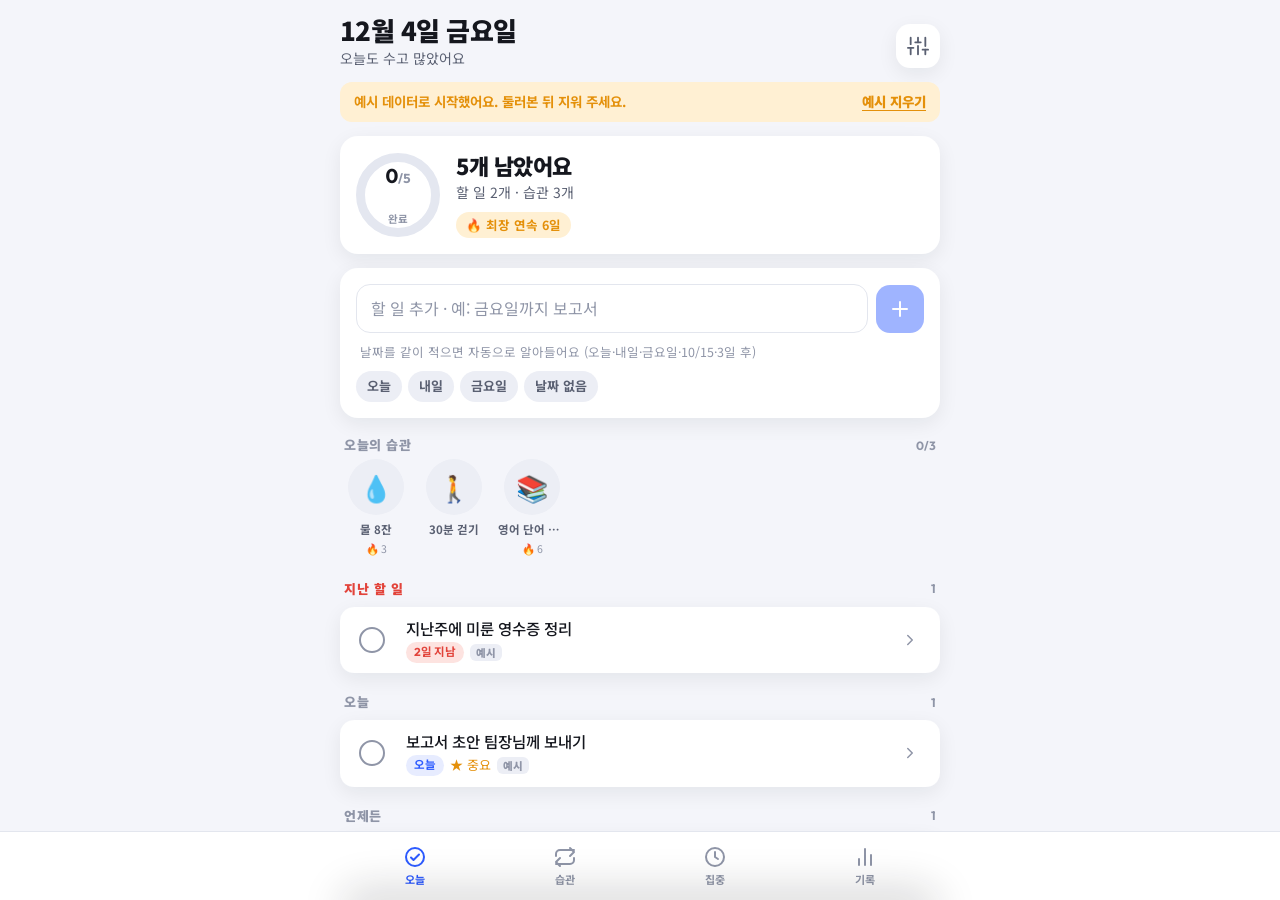
<file: haru/index.html>
<!doctype html>
<html lang="ko">
<head>
<meta charset="utf-8">
<meta name="viewport" content="width=device-width, initial-scale=1, maximum-scale=1, viewport-fit=cover, interactive-widget=resizes-content">
<meta name="description" content="할 일·습관·집중 타이머·기록을 한 화면에. 로그인 없이, 오프라인에서도 되는 하루 플래너.">
<meta property="og:type" content="website">
<meta property="og:title" content="하루">
<meta property="og:description" content="할 일·습관·집중 타이머·기록을 한 화면에. 로그인 없이, 오프라인에서도 되는 하루 플래너.">
<meta property="og:image" content="https://joofam0819-crypto.github.io/claude-cloud/haru/og.png">
<meta property="og:url" content="https://joofam0819-crypto.github.io/claude-cloud/haru/">
<meta name="twitter:card" content="summary_large_image">
<link rel="apple-touch-icon" href="icons/apple-touch-icon.png">
<link rel="icon" type="image/png" href="icons/icon-192.png">
<link rel="manifest" href="manifest.webmanifest">
<meta name="apple-mobile-web-app-capable" content="yes">
<meta name="mobile-web-app-capable" content="yes">
<meta name="apple-mobile-web-app-status-bar-style" content="black-translucent">
<meta name="apple-mobile-web-app-title" content="하루">
<meta name="theme-color" media="(prefers-color-scheme: light)" content="#f4f5fa">
<meta name="theme-color" media="(prefers-color-scheme: dark)" content="#0e1016">
<title>하루</title>
<link rel="preconnect" href="https://fonts.googleapis.com">
<link rel="preconnect" href="https://fonts.gstatic.com" crossorigin>
<link rel="stylesheet" href="https://fonts.googleapis.com/css2?family=Noto+Sans+KR:wght@400;500;700;900&family=Outfit:wght@500;700&display=swap">
<style>
/* Layout: one fixed full-height column (top bar / scrolling view / tab bar); sheets slide up over it. */
:root{
  --bg:#f4f5fa; --surface:#ffffff; --surface-2:#eceef5; --surface-3:#e2e5ef;
  --fg:#15171e; --fg-2:#5a6072; --fg-3:#8f95a7; --line:#e3e6ee;
  --accent:#2d5bff; --accent-2:#1f46d6; --accent-soft:#e7ecff; --on-accent:#ffffff;
  --ok:#19a369; --ok-soft:#dcf4e8; --warn:#e4900a; --warn-soft:#fff0d3; --bad:#e2433a; --bad-soft:#fde3e0;
  --ring-track:#e4e7f0; --shadow:0 6px 20px rgba(21,23,30,.07); --shadow-lg:0 -12px 40px rgba(21,23,30,.18);
  --radius:18px; --radius-sm:12px;
  --f-ui:"Noto Sans KR",-apple-system,BlinkMacSystemFont,"Apple SD Gothic Neo","Pretendard","Malgun Gothic",sans-serif;
  --f-num:"Outfit","Noto Sans KR",-apple-system,BlinkMacSystemFont,sans-serif;
  color-scheme:light;
}
@media (prefers-color-scheme:dark){
  :root:not([data-theme="light"]){
    --bg:#0e1016; --surface:#171a23; --surface-2:#1f2330; --surface-3:#2a2f3e;
    --fg:#f2f3f7; --fg-2:#aab0c2; --fg-3:#6f7589; --line:#262b38;
    --accent:#5d86ff; --accent-2:#7a9cff; --accent-soft:#1c2a55; --on-accent:#ffffff;
    --ok:#33c585; --ok-soft:#113627; --warn:#f0a73c; --warn-soft:#3a2a0f; --bad:#ff6d63; --bad-soft:#3f1b19;
    --ring-track:#272b38; --shadow:0 6px 20px rgba(0,0,0,.35); --shadow-lg:0 -12px 40px rgba(0,0,0,.55);
    color-scheme:dark;
  }
}
:root[data-theme="dark"]{
  --bg:#0e1016; --surface:#171a23; --surface-2:#1f2330; --surface-3:#2a2f3e;
  --fg:#f2f3f7; --fg-2:#aab0c2; --fg-3:#6f7589; --line:#262b38;
  --accent:#5d86ff; --accent-2:#7a9cff; --accent-soft:#1c2a55; --on-accent:#ffffff;
  --ok:#33c585; --ok-soft:#113627; --warn:#f0a73c; --warn-soft:#3a2a0f; --bad:#ff6d63; --bad-soft:#3f1b19;
  --ring-track:#272b38; --shadow:0 6px 20px rgba(0,0,0,.35); --shadow-lg:0 -12px 40px rgba(0,0,0,.55);
  color-scheme:dark;
}
*,*::before,*::after{box-sizing:border-box}
html,body{height:100%;margin:0;padding:0}
body{background:var(--bg);color:var(--fg);font-family:var(--f-ui);font-size:16px;line-height:1.45;-webkit-text-size-adjust:100%;-webkit-tap-highlight-color:transparent;overscroll-behavior:none}
[hidden]{display:none!important}
button{font:inherit;color:inherit;background:none;border:0;padding:0;margin:0;cursor:pointer;-webkit-appearance:none;appearance:none;touch-action:manipulation}
input,textarea,select{font:inherit;color:inherit}
button:focus-visible,input:focus-visible,textarea:focus-visible,select:focus-visible,[tabindex]:focus-visible{outline:2px solid var(--accent);outline-offset:2px}
.num{font-family:var(--f-num);font-variant-numeric:tabular-nums}
.sr{position:absolute;width:1px;height:1px;overflow:hidden;clip:rect(0 0 0 0);white-space:nowrap}

#app{position:fixed;inset:0;display:flex;flex-direction:column;background:var(--bg);overflow:hidden}
.topbar{flex:none;padding:calc(env(safe-area-inset-top,0px) + 14px) 20px 6px;display:flex;align-items:flex-end;justify-content:space-between;gap:12px}
.topbar h1{margin:0;font-size:26px;font-weight:900;letter-spacing:-.02em;line-height:1.2;text-wrap:balance}
.topbar .sub{margin-top:3px;color:var(--fg-2);font-size:14px}
.iconbtn{width:44px;height:44px;border-radius:14px;display:grid;place-items:center;color:var(--fg-2);background:var(--surface);box-shadow:var(--shadow);flex:none}
.iconbtn:active{transform:scale(.94)}
.iconbtn svg{width:22px;height:22px}
main{flex:1;min-height:0;overflow-y:auto;-webkit-overflow-scrolling:touch;overscroll-behavior:contain;padding:8px 16px 36px}
.tabbar{flex:none;display:grid;grid-template-columns:repeat(4,1fr);padding:6px 10px calc(env(safe-area-inset-bottom,0px) + 8px);background:var(--surface);border-top:1px solid var(--line)}
.tabbar button{display:flex;flex-direction:column;align-items:center;gap:3px;padding:7px 0 4px;font-size:11px;font-weight:700;color:var(--fg-3);border-radius:12px}
.tabbar button[aria-selected="true"]{color:var(--accent)}
.tabbar button:active{background:var(--surface-2)}
.tabbar svg{width:24px;height:24px}
.ico{width:24px;height:24px;fill:none;stroke:currentColor;stroke-width:2;stroke-linecap:round;stroke-linejoin:round}

section.tab{display:flex;flex-direction:column;gap:14px}
.card{background:var(--surface);border-radius:var(--radius);padding:16px;box-shadow:var(--shadow)}
.hero{display:flex;align-items:center;gap:16px}
.hero .big{font-size:22px;font-weight:900;letter-spacing:-.02em;line-height:1.25;text-wrap:balance}
.hero .msg{color:var(--fg-2);font-size:14px;margin-top:2px}
.hero .meta{margin-top:10px;display:flex;flex-wrap:wrap;gap:6px}
.pill{display:inline-flex;align-items:center;gap:5px;padding:4px 10px;border-radius:999px;font-size:12.5px;font-weight:700;background:var(--surface-2);color:var(--fg-2);white-space:nowrap}
.pill.accent{background:var(--accent-soft);color:var(--accent)}
.pill.ok{background:var(--ok-soft);color:var(--ok)}
.pill.bad{background:var(--bad-soft);color:var(--bad)}
.pill.warn{background:var(--warn-soft);color:var(--warn)}
.ring{position:relative;flex:none;display:grid;place-items:center}
.ring svg{display:block;transform:rotate(-90deg)}
.ring .lbl{position:absolute;inset:0;display:grid;place-items:center;text-align:center;line-height:1}
.ring .lbl b{font-family:var(--f-num);font-size:20px;font-weight:700}
.ring .lbl small{display:block;font-size:10.5px;color:var(--fg-3);margin-top:3px;font-weight:700}

.banner{display:flex;align-items:center;justify-content:space-between;gap:10px;padding:10px 14px;border-radius:var(--radius-sm);background:var(--warn-soft);color:var(--warn);font-size:13.5px;font-weight:700}
.banner button{font-weight:900;text-decoration:underline;text-underline-offset:3px;white-space:nowrap;flex:none}

.composer{display:flex;flex-direction:column;gap:8px}
.composer .row{display:flex;gap:8px;align-items:center}
.input{width:100%;min-width:0;font-size:16px;padding:12px 14px;border-radius:14px;border:1.5px solid var(--line);background:var(--surface);color:var(--fg);outline:none;transition:border-color .15s,box-shadow .15s;-webkit-appearance:none;appearance:none}
.input::placeholder{color:var(--fg-3)}
.input:focus{border-color:var(--accent);box-shadow:0 0 0 4px var(--accent-soft)}
textarea.input{resize:vertical;min-height:80px;line-height:1.5}
.composer .add{width:48px;height:48px;border-radius:14px;background:var(--accent);color:var(--on-accent);display:grid;place-items:center;flex:none;box-shadow:0 6px 16px rgba(45,91,255,.28)}
.composer .add:disabled{opacity:.45;box-shadow:none}
.composer .add:active{transform:scale(.94)}
.composer .hint{display:flex;align-items:center;gap:6px;flex-wrap:wrap;min-height:22px;font-size:12.5px;color:var(--fg-3);padding:0 4px}
.chips{display:flex;gap:6px;flex-wrap:wrap}
.chip{padding:6px 11px;border-radius:999px;background:var(--surface-2);color:var(--fg-2);font-size:13px;font-weight:700;white-space:nowrap}
.chip[aria-pressed="true"]{background:var(--accent);color:var(--on-accent)}
.chip:active{transform:scale(.96)}

.habit-strip{display:flex;gap:10px;overflow-x:auto;padding:4px 2px 6px;scrollbar-width:none;-webkit-overflow-scrolling:touch}
.habit-strip::-webkit-scrollbar{display:none}
.hbtn{flex:none;width:68px;display:flex;flex-direction:column;align-items:center;gap:6px}
.hbtn .face{width:56px;height:56px;border-radius:50%;display:grid;place-items:center;font-size:26px;background:var(--surface-2);border:2.5px solid transparent;position:relative;transition:transform .15s,background .15s}
.hbtn .face::after{content:"";position:absolute;right:-2px;bottom:-2px;width:20px;height:20px;border-radius:50%;background:var(--ok);border:2.5px solid var(--surface);background-image:url("data:image/svg+xml,%3Csvg xmlns='http://www.w3.org/2000/svg' viewBox='0 0 24 24' fill='none' stroke='white' stroke-width='3.2' stroke-linecap='round' stroke-linejoin='round'%3E%3Cpath d='M6 12.5l4 4L18 8'/%3E%3C/svg%3E");background-size:12px;background-repeat:no-repeat;background-position:center;opacity:0;transform:scale(.4);transition:opacity .15s,transform .2s cubic-bezier(.2,1.4,.4,1)}
.hbtn[aria-pressed="true"] .face{background:var(--hcolor,var(--accent-soft));border-color:var(--hline,var(--accent))}
.hbtn[aria-pressed="true"] .face::after{opacity:1;transform:scale(1)}
.hbtn:active .face{transform:scale(.92)}
.hbtn .name{font-size:11.5px;font-weight:700;color:var(--fg-2);max-width:68px;overflow:hidden;text-overflow:ellipsis;white-space:nowrap}
.hbtn[aria-pressed="true"] .name{color:var(--fg)}
.hbtn .streak{font-size:10.5px;color:var(--fg-3);margin-top:-3px}

.sec{display:flex;flex-direction:column;gap:8px}
.sec-h{display:flex;align-items:center;justify-content:space-between;padding:4px 4px 0}
.sec-h h2{margin:0;font-size:13px;font-weight:900;letter-spacing:.04em;color:var(--fg-3);text-transform:uppercase}
.sec-h h2.bad{color:var(--bad)}
.sec-h .cnt{font-family:var(--f-num);font-size:12px;color:var(--fg-3);font-weight:700}
.sec-h button{font-size:12.5px;font-weight:700;color:var(--fg-3)}
.list{display:flex;flex-direction:column;gap:8px}
.task{position:relative;overflow:hidden;border-radius:14px;background:var(--surface);box-shadow:var(--shadow)}
.task .bg{position:absolute;inset:0;display:flex;align-items:center;justify-content:space-between;padding:0 18px;font-weight:900;font-size:14px;color:#fff;background:var(--surface-3)}
.task .bg .l{color:#fff;opacity:0}.task .bg .r{color:#fff;opacity:0}
.task[data-dir="r"] .bg{background:var(--ok)}.task[data-dir="r"] .bg .l{opacity:1}
.task[data-dir="l"] .bg{background:var(--bad)}.task[data-dir="l"] .bg .r{opacity:1}
.task .row{position:relative;display:flex;align-items:center;gap:12px;padding:11px 12px 11px 10px;background:var(--surface);touch-action:pan-y;will-change:transform}
.task.anim .row{transition:transform .22s cubic-bezier(.2,.8,.2,1)}
.check{width:44px;height:44px;flex:none;display:grid;place-items:center;border-radius:50%}
.check i{display:block;width:26px;height:26px;border-radius:50%;border:2px solid var(--fg-3);display:grid;place-items:center;transition:background .15s,border-color .15s,transform .2s cubic-bezier(.2,1.4,.4,1)}
.check svg{width:16px;height:16px;stroke:#fff;stroke-width:3;fill:none;stroke-linecap:round;stroke-linejoin:round;opacity:0;transform:scale(.5);transition:opacity .12s,transform .2s cubic-bezier(.2,1.4,.4,1)}
.task.done .check i{background:var(--ok);border-color:var(--ok)}
.task.done .check svg{opacity:1;transform:scale(1)}
.check:active i{transform:scale(.85)}
.task .body{flex:1;min-width:0;display:flex;flex-direction:column;gap:3px}
.task .t{font-size:15.5px;font-weight:500;line-height:1.35;word-break:break-word}
.task.done .t{color:var(--fg-3);text-decoration:line-through}
.task .m{display:flex;align-items:center;gap:6px;flex-wrap:wrap;font-size:12px;color:var(--fg-3)}
.due{display:inline-flex;align-items:center;gap:4px;padding:2px 8px;border-radius:999px;background:var(--surface-2);color:var(--fg-2);font-weight:700;font-size:11.5px;font-family:var(--f-num);font-variant-numeric:tabular-nums}
.due.today{background:var(--accent-soft);color:var(--accent)}
.due.over{background:var(--bad-soft);color:var(--bad)}
.due.soon{background:var(--warn-soft);color:var(--warn)}
.star{color:var(--warn);font-size:13px}
.task .open{width:36px;height:44px;display:grid;place-items:center;color:var(--fg-3);flex:none}
.task .open svg{width:18px;height:18px}
.tag{display:inline-block;padding:1px 6px;border-radius:6px;background:var(--surface-2);color:var(--fg-3);font-size:10.5px;font-weight:900}
.empty{padding:28px 16px;text-align:center;color:var(--fg-3);font-size:14px;border:1.5px dashed var(--line);border-radius:var(--radius)}
.empty b{display:block;color:var(--fg-2);font-size:15px;margin-bottom:4px}
.allclear{padding:22px 16px;text-align:center;border-radius:var(--radius);background:linear-gradient(135deg,var(--accent-soft),var(--ok-soft));color:var(--fg)}
.allclear b{display:block;font-size:17px;font-weight:900}
.allclear span{font-size:13.5px;color:var(--fg-2)}

/* habits tab */
.hcard{display:flex;align-items:center;gap:12px;padding:12px 12px 12px 14px;background:var(--surface);border-radius:var(--radius);box-shadow:var(--shadow)}
.hcard .em{width:46px;height:46px;border-radius:14px;display:grid;place-items:center;font-size:24px;background:var(--hcolor,var(--surface-2));flex:none}
.hcard .info{flex:1;min-width:0;display:flex;flex-direction:column;gap:5px}
.hcard .nm{font-weight:700;font-size:15.5px;line-height:1.3;overflow:hidden;text-overflow:ellipsis;white-space:nowrap}
.hcard .st{font-size:12px;color:var(--fg-3);display:flex;gap:8px;align-items:center;flex-wrap:wrap}
.dots{display:flex;gap:4px}
.dots i{width:12px;height:12px;border-radius:50%;background:var(--surface-3);display:block}
.dots i.on{background:var(--hline,var(--accent))}
.dots i.today{box-shadow:0 0 0 2px var(--surface),0 0 0 3.5px var(--fg-3)}
.dots i.today.on{box-shadow:0 0 0 2px var(--surface),0 0 0 3.5px var(--hline,var(--accent))}
.hcheck{width:48px;height:48px;border-radius:50%;flex:none;display:grid;place-items:center;border:2.5px solid var(--line);color:transparent;transition:background .15s,border-color .15s,transform .15s}
.hcheck svg{width:22px;height:22px;stroke:currentColor;stroke-width:3;fill:none;stroke-linecap:round;stroke-linejoin:round}
.hcheck[aria-pressed="true"]{background:var(--hline,var(--accent));border-color:var(--hline,var(--accent));color:#fff}
.hcheck:active{transform:scale(.9)}
.fab{position:absolute;right:20px;bottom:calc(env(safe-area-inset-bottom,0px) + 86px);width:56px;height:56px;border-radius:18px;background:var(--accent);color:var(--on-accent);display:grid;place-items:center;box-shadow:0 10px 24px rgba(45,91,255,.35);z-index:5}
.fab svg{width:26px;height:26px}
.fab:active{transform:scale(.94)}
.summary{display:grid;grid-template-columns:repeat(3,1fr);gap:8px}
.stat{background:var(--surface);border-radius:var(--radius-sm);padding:12px 10px;box-shadow:var(--shadow);min-width:0}
.stat b{display:block;font-family:var(--f-num);font-size:22px;font-weight:700;line-height:1.1;font-variant-numeric:tabular-nums}
.stat b small{font-size:12px;font-weight:700;color:var(--fg-3);margin-left:2px;font-family:var(--f-ui)}
.stat span{display:block;font-size:11.5px;color:var(--fg-3);font-weight:700;margin-top:4px}

/* heatmap */
.heat{display:grid;grid-auto-flow:column;grid-template-rows:repeat(7,1fr);gap:3px;width:max-content;max-width:100%}
.heat i{width:13px;height:13px;border-radius:3.5px;background:var(--surface-3);display:block}
.heat i.l1{background:color-mix(in srgb,var(--hline,var(--accent)) 30%,var(--surface-3))}
.heat i.l2{background:color-mix(in srgb,var(--hline,var(--accent)) 55%,var(--surface-3))}
.heat i.l3{background:color-mix(in srgb,var(--hline,var(--accent)) 80%,var(--surface-3))}
.heat i.l4{background:var(--hline,var(--accent))}
.heat i.future{opacity:.35}
.heat-wrap{overflow-x:auto;padding-bottom:4px}
.heat-legend{display:flex;align-items:center;gap:4px;font-size:11px;color:var(--fg-3);margin-top:8px;justify-content:flex-end}
.heat-legend i{width:11px;height:11px;border-radius:3px;display:block;background:var(--surface-3)}

/* focus tab */
.focus{display:flex;flex-direction:column;align-items:center;gap:18px;padding:12px 0 4px}
.seg{display:flex;background:var(--surface-2);border-radius:14px;padding:4px;width:100%;gap:2px}
.seg button{flex:1;padding:9px 6px;border-radius:11px;font-size:13.5px;font-weight:700;color:var(--fg-3);white-space:nowrap}
.seg button[aria-pressed="true"]{background:var(--surface);color:var(--fg);box-shadow:var(--shadow)}
.dial{position:relative;width:min(272px,72vw);aspect-ratio:1;display:grid;place-items:center}
.dial svg{position:absolute;inset:0;width:100%;height:100%;transform:rotate(-90deg)}
.dial .time{font-family:var(--f-num);font-size:clamp(48px,16vw,64px);font-weight:700;letter-spacing:-.01em;font-variant-numeric:tabular-nums;line-height:1}
.dial .lab{text-align:center;font-size:13.5px;color:var(--fg-2);font-weight:700;margin-top:8px;max-width:180px;overflow:hidden;text-overflow:ellipsis;white-space:nowrap}
.dial .c{display:flex;flex-direction:column;align-items:center}
.ctrls{display:flex;align-items:center;gap:14px}
.ctrls .main{width:76px;height:76px;border-radius:50%;background:var(--accent);color:var(--on-accent);display:grid;place-items:center;box-shadow:0 10px 24px rgba(45,91,255,.35)}
.ctrls .main svg{width:30px;height:30px}
.ctrls .main.run{background:var(--warn);box-shadow:0 10px 24px rgba(228,144,10,.35)}
.ctrls .side{width:52px;height:52px;border-radius:50%;background:var(--surface);box-shadow:var(--shadow);display:grid;place-items:center;color:var(--fg-2)}
.ctrls .side svg{width:22px;height:22px}
.ctrls button:active{transform:scale(.94)}
.linkrow{display:flex;align-items:center;gap:8px;width:100%}
select.input{background-image:url("data:image/svg+xml,%3Csvg xmlns='http://www.w3.org/2000/svg' viewBox='0 0 24 24' fill='none' stroke='%238f95a7' stroke-width='2.2' stroke-linecap='round' stroke-linejoin='round'%3E%3Cpath d='M6 9l6 6 6-6'/%3E%3C/svg%3E");background-repeat:no-repeat;background-position:right 12px center;background-size:18px;padding-right:38px}
.tomato{display:flex;gap:6px;flex-wrap:wrap}
.tomato i{width:14px;height:14px;border-radius:50%;background:var(--accent);display:block;opacity:.9}
.sess{display:flex;justify-content:space-between;align-items:center;padding:10px 0;border-top:1px solid var(--line);font-size:14px}
.sess:first-of-type{border-top:0}
.sess .w{color:var(--fg-3);font-size:12.5px}

/* review */
.chart{width:100%;height:auto;display:block}
.chart text{font-family:var(--f-num);font-size:11px;fill:var(--fg-3);font-weight:700}
.chart .v{fill:var(--fg-2)}
.chart .grid{stroke:var(--line);stroke-width:1}
.recent .task{box-shadow:none;background:var(--surface-2)}

/* sheets, toast, confirm */
.sheet-wrap{position:fixed;inset:0;z-index:40;display:flex;align-items:flex-end;justify-content:center;pointer-events:none}
.sheet-wrap .backdrop{position:absolute;inset:0;background:rgba(10,12,20,.42);opacity:0;transition:opacity .25s}
.sheet{position:relative;width:100%;max-width:600px;max-height:calc(100% - 28px - env(safe-area-inset-top,0px));overflow-y:auto;-webkit-overflow-scrolling:touch;background:var(--surface);border-radius:24px 24px 0 0;padding:10px 20px calc(env(safe-area-inset-bottom,0px) + 22px);transform:translateY(102%);transition:transform .32s cubic-bezier(.2,.8,.2,1);box-shadow:var(--shadow-lg);display:flex;flex-direction:column;gap:14px}
.sheet-wrap.open{pointer-events:auto}
.sheet-wrap.open .backdrop{opacity:1}
.sheet-wrap.open .sheet{transform:none}
.grab{width:40px;height:5px;border-radius:3px;background:var(--surface-3);margin:0 auto 2px;flex:none}
.sheet h3{margin:0;font-size:19px;font-weight:900;letter-spacing:-.01em}
.sheet .hd{display:flex;align-items:center;justify-content:space-between;gap:10px}
.sheet .hd .x{width:36px;height:36px;border-radius:50%;background:var(--surface-2);display:grid;place-items:center;color:var(--fg-2)}
.sheet .hd .x svg{width:18px;height:18px}
.field{display:flex;flex-direction:column;gap:6px}
.field label{font-size:12.5px;font-weight:900;color:var(--fg-3);letter-spacing:.03em}
.btn{font-weight:900;font-size:15.5px;padding:14px 18px;border-radius:14px;background:var(--accent);color:var(--on-accent);text-align:center;width:100%}
.btn.ghost{background:var(--surface-2);color:var(--fg)}
.btn.danger{background:var(--bad-soft);color:var(--bad)}
.btn.ok{background:var(--ok);color:#fff}
.btn:active{transform:scale(.985)}
.btn:disabled{opacity:.45}
.btnrow{display:flex;gap:8px}
.btnrow .btn{width:auto;flex:1}
.weekgrid{display:grid;grid-template-columns:repeat(7,1fr);gap:6px}
.weekgrid button{display:flex;flex-direction:column;align-items:center;gap:2px;padding:8px 0 6px;border-radius:12px;background:var(--surface-2);color:var(--fg-2)}
.weekgrid button small{font-size:11px;font-weight:700;color:var(--fg-3)}
.weekgrid button b{font-size:16px;font-weight:700}
.weekgrid button.today{box-shadow:inset 0 0 0 2px var(--fg-3)}
.weekgrid button[aria-pressed="true"]{background:var(--hline,var(--accent));color:#fff}
.weekgrid button[aria-pressed="true"] small{color:rgba(255,255,255,.8)}
.weekgrid button:disabled{opacity:.35}
.emoji-grid{display:grid;grid-template-columns:repeat(8,1fr);gap:6px}
.emoji-grid button{aspect-ratio:1;border-radius:10px;font-size:22px;background:var(--surface-2);display:grid;place-items:center}
.emoji-grid button[aria-pressed="true"]{background:var(--accent-soft);box-shadow:inset 0 0 0 2px var(--accent)}
.swatches{display:flex;gap:8px;flex-wrap:wrap}
.swatches button{width:34px;height:34px;border-radius:50%;background:var(--sw);border:3px solid transparent}
.swatches button[aria-pressed="true"]{border-color:var(--fg);box-shadow:inset 0 0 0 2px var(--surface)}
.stepper{display:flex;align-items:center;gap:0;background:var(--surface-2);border-radius:12px;overflow:hidden}
.stepper button{width:44px;height:44px;font-size:22px;font-weight:700;color:var(--fg-2)}
.stepper b{min-width:72px;text-align:center;font-family:var(--f-num);font-size:17px}
.kv{display:flex;align-items:center;justify-content:space-between;padding:12px 0;border-top:1px solid var(--line);gap:12px}
.kv:first-child{border-top:0}
.kv .k{font-weight:700;font-size:15px}
.kv .d{font-size:12.5px;color:var(--fg-3);margin-top:2px}
.kv .seg{width:auto;min-width:150px}
.kv .seg button{padding:7px 10px;font-size:12.5px}
.switch{width:52px;height:32px;border-radius:999px;background:var(--surface-3);position:relative;flex:none;transition:background .2s}
.switch::after{content:"";position:absolute;top:3px;left:3px;width:26px;height:26px;border-radius:50%;background:#fff;box-shadow:0 2px 6px rgba(0,0,0,.25);transition:transform .2s cubic-bezier(.2,.8,.2,1)}
.switch[aria-checked="true"]{background:var(--ok)}
.switch[aria-checked="true"]::after{transform:translateX(20px)}
.note{font-size:12.5px;color:var(--fg-3);line-height:1.5}
.note.code{font-family:ui-monospace,SFMono-Regular,Menlo,monospace;word-break:break-all;background:var(--surface-2);padding:10px;border-radius:10px;max-height:120px;overflow:auto;color:var(--fg-2)}
.toast-wrap{position:fixed;left:0;right:0;bottom:calc(env(safe-area-inset-bottom,0px) + 84px);display:flex;justify-content:center;pointer-events:none;z-index:60;padding:0 16px}
.toast{pointer-events:auto;display:flex;align-items:center;gap:14px;background:var(--fg);color:var(--bg);padding:12px 16px;border-radius:14px;font-size:14px;font-weight:700;box-shadow:0 10px 30px rgba(0,0,0,.25);max-width:100%;transform:translateY(20px);opacity:0;transition:transform .25s,opacity .25s}
.toast.show{transform:none;opacity:1}
.toast button{color:var(--accent-2);font-weight:900;white-space:nowrap}
:root[data-theme="dark"] .toast button,:root:not([data-theme="light"]) .toast button{color:var(--accent)}
.modal-wrap{position:fixed;inset:0;z-index:70;display:none;align-items:center;justify-content:center;padding:24px;background:rgba(10,12,20,.5)}
.modal-wrap.open{display:flex}
.modal{background:var(--surface);border-radius:20px;padding:22px 20px 18px;width:100%;max-width:360px;display:flex;flex-direction:column;gap:14px;box-shadow:var(--shadow-lg)}
.modal h3{margin:0;font-size:18px;font-weight:900}
.modal p{margin:0;color:var(--fg-2);font-size:14px;line-height:1.5}
#confetti{position:fixed;inset:0;pointer-events:none;z-index:80}
.hapt{position:absolute;width:1px;height:1px;opacity:0;pointer-events:none;overflow:hidden}
/* iOS 18+ ticks a haptic when a real tap lands on a label wrapping a switch; the label covers each primary tap target */
.hapt-in{position:absolute;inset:0;display:block;border-radius:inherit;cursor:pointer}
.hapt-in input{position:absolute;visibility:hidden;width:1px;height:1px;margin:0}
:root[data-hapt="off"] .hapt-in{display:none}
.check,.hbtn,.hcheck,.composer .add,.ctrls .main{position:relative}
@media (display-mode:standalone){
  .tabbar{padding-bottom:calc(max(env(safe-area-inset-bottom,0px),14px) + 8px)}
  .fab{bottom:calc(max(env(safe-area-inset-bottom,0px),14px) + 86px)}
  .toast-wrap{bottom:calc(max(env(safe-area-inset-bottom,0px),14px) + 84px)}
  .sheet{padding-bottom:calc(max(env(safe-area-inset-bottom,0px),14px) + 22px)}
}
@keyframes pop{0%{transform:scale(.6)}60%{transform:scale(1.12)}100%{transform:scale(1)}}
.pop{animation:pop .3s cubic-bezier(.2,1.2,.4,1)}
@media (prefers-reduced-motion:reduce){*,*::before,*::after{transition:none!important;animation:none!important}}
@media (min-width:640px){main{padding-left:max(16px,calc((100% - 600px)/2));padding-right:max(16px,calc((100% - 600px)/2))}.topbar,.tabbar{padding-left:max(20px,calc((100% - 600px)/2));padding-right:max(20px,calc((100% - 600px)/2))}}
</style>
</head>
<body>
<div id="app">
  <header class="topbar">
    <div><h1 id="tb-title">하루</h1><div class="sub" id="tb-sub"></div></div>
    <button class="iconbtn" id="btn-settings" aria-label="설정"><svg class="ico" viewBox="0 0 24 24"><path d="M4 21v-7"/><path d="M4 10V3"/><path d="M12 21v-9"/><path d="M12 8V3"/><path d="M20 21v-5"/><path d="M20 12V3"/><path d="M1 14h6"/><path d="M9 8h6"/><path d="M17 16h6"/></svg></button>
  </header>
  <main id="main">
    <section class="tab" id="tab-today">
      <div id="sample-banner" class="banner" hidden><span>예시 데이터로 시작했어요. 둘러본 뒤 지워 주세요.</span><button data-act="clear-samples">예시 지우기</button></div>
      <div class="card hero" id="hero"></div>
      <div class="composer card">
        <div class="row">
          <input class="input" id="composer" type="text" placeholder="할 일 추가 · 예: 금요일까지 보고서" autocomplete="off" enterkeyhint="done" aria-label="할 일 입력">
          <button class="add" id="composer-add" aria-label="추가" disabled><svg class="ico" viewBox="0 0 24 24"><path d="M12 5v14M5 12h14"/></svg><label class="hapt-in"><input type="checkbox" switch tabindex="-1" aria-hidden="true"></label></button>
        </div>
        <div class="hint" id="composer-hint"><span>날짜를 같이 적으면 자동으로 알아들어요 (오늘·내일·금요일·10/15·3일 후)</span></div>
        <div class="chips" id="composer-chips">
          <button class="chip" data-quick="today">오늘</button>
          <button class="chip" data-quick="tomorrow">내일</button>
          <button class="chip" data-quick="week">금요일</button>
          <button class="chip" data-quick="none">날짜 없음</button>
        </div>
      </div>
      <div id="today-habits"></div>
      <div id="today-lists" class="sec" style="gap:16px"></div>
    </section>
    <section class="tab" id="tab-habits" hidden>
      <div id="habits-summary" class="summary"></div>
      <div id="habits-list" class="list" style="gap:10px"></div>
    </section>
    <section class="tab" id="tab-focus" hidden>
      <div class="card focus">
        <div class="seg" id="focus-mode" role="tablist">
          <button data-mode="focus" aria-pressed="true">집중</button>
          <button data-mode="short" aria-pressed="false">짧은 휴식</button>
          <button data-mode="long" aria-pressed="false">긴 휴식</button>
        </div>
        <div class="dial" id="dial">
          <svg viewBox="0 0 100 100" aria-hidden="true"><circle cx="50" cy="50" r="45" fill="none" stroke="var(--ring-track)" stroke-width="7"/><circle id="dial-arc" cx="50" cy="50" r="45" fill="none" stroke="var(--accent)" stroke-width="7" stroke-linecap="round" stroke-dasharray="282.74" stroke-dashoffset="0"/></svg>
          <div class="c"><div class="time" id="dial-time">25:00</div><div class="lab" id="dial-lab">시작할 준비 됐어요</div></div>
        </div>
        <div class="ctrls">
          <button class="side" id="focus-reset" aria-label="초기화"><svg class="ico" viewBox="0 0 24 24"><path d="M3 12a9 9 0 1 0 3-6.7"/><path d="M3 4v5h5"/></svg></button>
          <button class="main" id="focus-toggle" aria-label="시작"><svg viewBox="0 0 24 24" id="focus-icon"><path d="M7 4l13 8-13 8z" fill="currentColor"/></svg><label class="hapt-in"><input type="checkbox" switch tabindex="-1" aria-hidden="true"></label></button>
          <button class="side" id="focus-skip" aria-label="다음 단계로"><svg class="ico" viewBox="0 0 24 24"><path d="M5 4l10 8-10 8z" fill="currentColor" stroke="none"/><path d="M19 5v14"/></svg></button>
        </div>
        <div class="linkrow"><select class="input" id="focus-task" aria-label="집중할 할 일"></select></div>
      </div>
      <div class="card" id="focus-stats"></div>
    </section>
    <section class="tab" id="tab-review" hidden>
      <div id="review"></div>
    </section>
    <button class="fab" id="fab-habit" hidden aria-label="습관 추가"><svg class="ico" viewBox="0 0 24 24"><path d="M12 5v14M5 12h14"/></svg></button>
  </main>
  <nav class="tabbar" role="tablist" aria-label="메뉴">
    <button role="tab" data-tab="today" aria-selected="true"><svg class="ico" viewBox="0 0 24 24"><circle cx="12" cy="12" r="9"/><path d="M8 12.5l2.5 2.5L16 9.5"/></svg>오늘</button>
    <button role="tab" data-tab="habits" aria-selected="false"><svg class="ico" viewBox="0 0 24 24"><path d="M17 3l4 4-4 4"/><path d="M3 11V9a4 4 0 0 1 4-4h14"/><path d="M7 21l-4-4 4-4"/><path d="M21 13v2a4 4 0 0 1-4 4H3"/></svg>습관</button>
    <button role="tab" data-tab="focus" aria-selected="false"><svg class="ico" viewBox="0 0 24 24"><circle cx="12" cy="12" r="9"/><path d="M12 7v5l3 2"/></svg>집중</button>
    <button role="tab" data-tab="review" aria-selected="false"><svg class="ico" viewBox="0 0 24 24"><path d="M18 20V10"/><path d="M12 20V4"/><path d="M6 20v-6"/></svg>기록</button>
  </nav>
</div>
<div class="sheet-wrap" id="sheet-wrap"><div class="backdrop" id="sheet-backdrop"></div><div class="sheet" id="sheet" role="dialog" aria-modal="true"></div></div>
<div class="modal-wrap" id="modal-wrap"><div class="modal" role="alertdialog" aria-modal="true"><h3 id="modal-title"></h3><p id="modal-body"></p><div class="btnrow"><button class="btn ghost" id="modal-cancel">취소</button><button class="btn" id="modal-ok">확인</button></div></div></div>
<div class="toast-wrap" id="toast-wrap"></div>
<canvas id="confetti" hidden></canvas>
<label class="hapt" aria-hidden="true"><input type="checkbox" switch id="hapt-switch" tabindex="-1"></label>
<script>
(() => {
'use strict';
/* ───────────── utilities ───────────── */
const $ = (s, el = document) => el.querySelector(s);
const $$ = (s, el = document) => Array.from(el.querySelectorAll(s));
const esc = s => String(s ?? '').replace(/[&<>"']/g, c => ({'&':'&amp;','<':'&lt;','>':'&gt;','"':'&quot;',"'":'&#39;'}[c]));
const uid = () => (Date.now().toString(36) + Math.random().toString(36).slice(2, 8));
const pad2 = n => String(n).padStart(2, '0');
const ymd = d => `${d.getFullYear()}-${pad2(d.getMonth() + 1)}-${pad2(d.getDate())}`;
const today = () => ymd(new Date());
const parseYmd = s => { const [y, m, d] = String(s).split('-').map(Number); return new Date(y, m - 1, d); };
const addDays = (s, n) => { const d = parseYmd(s); d.setDate(d.getDate() + n); return ymd(d); };
const utc = s => { const [y, m, d] = String(s).split('-').map(Number); return Date.UTC(y, m - 1, d); };
const diffDays = (a, b) => Math.round((utc(a) - utc(b)) / 86400000);
const WD = ['일', '월', '화', '수', '목', '금', '토'];
const dow = s => parseYmd(s).getDay();
const fmtLong = s => { const d = parseYmd(s); return `${d.getMonth() + 1}월 ${d.getDate()}일 ${WD[d.getDay()]}요일`; };
const fmtShort = s => { const d = parseYmd(s); return `${d.getMonth() + 1}/${d.getDate()} ${WD[d.getDay()]}`; };
const clamp = (v, a, b) => Math.max(a, Math.min(b, v));
const isValidYmd = s => typeof s === 'string' && /^\d{4}-\d{2}-\d{2}$/.test(s) && !isNaN(parseYmd(s).getTime());
const reduced = () => matchMedia('(prefers-reduced-motion: reduce)').matches;

function dueLabel(due, t = today()) {
  const n = diffDays(due, t);
  if (n === 0) return '오늘';
  if (n === 1) return '내일';
  if (n === 2) return '모레';
  if (n === -1) return '어제';
  if (n < 0) return `${-n}일 지남`;
  if (n <= 6) return `${WD[dow(due)]}요일 · D-${n}`;
  return `${fmtShort(due)} · D-${n}`;
}
function dueClass(due, t = today()) {
  const n = diffDays(due, t);
  if (n < 0) return 'over'; if (n === 0) return 'today'; if (n <= 2) return 'soon'; return '';
}
/* week helpers (weekStart: 1 = Monday, 0 = Sunday) */
function weekStartOf(s, ws) { const d = dow(s); const back = (d - ws + 7) % 7; return addDays(s, -back); }
function weekDays(s, ws) { const st = weekStartOf(s, ws); return Array.from({ length: 7 }, (_, i) => addDays(st, i)); }

/* ───────────── natural-language date parsing (Korean first, some English) ───────────── */
const WDMAP = { '월': 1, '화': 2, '수': 3, '목': 4, '금': 5, '토': 6, '일': 0, mon: 1, tue: 2, wed: 3, thu: 4, fri: 5, sat: 6, sun: 0 };
function nextWeekday(from, wd, { nextWeek = false, thisWeek = false, ws = 1 } = {}) {
  if (thisWeek || nextWeek) {
    const st = weekStartOf(from, ws);
    const base = nextWeek ? addDays(st, 7) : st;
    const off = (wd - ws + 7) % 7;
    return addDays(base, off);
  }
  const cur = dow(from); let off = (wd - cur + 7) % 7; return addDays(from, off);
}
function parseTask(input, t = today(), ws = 1) {
  let text = ' ' + String(input).replace(/\s+/g, ' ').trim() + ' ';
  let due = null;
  const take = (re, fn) => { if (due !== null) return; const m = text.match(re); if (m) { const r = fn(m); if (r) { due = r; text = text.replace(m[0], ' '); } } };
  take(/\s(오늘|today)(까지)?\s/i, () => t);
  take(/\s(내일|tomorrow|tmr)(까지)?\s/i, () => addDays(t, 1));
  take(/\s(모레)(까지)?\s/, () => addDays(t, 2));
  take(/\s(글피)(까지)?\s/, () => addDays(t, 3));
  take(/\s(다음\s?주|담주|next week)\s?(월|화|수|목|금|토|일|mon|tue|wed|thu|fri|sat|sun)(요일|day)?(까지)?\s/i, m => nextWeekday(t, WDMAP[m[2].toLowerCase()], { nextWeek: true, ws }));
  take(/\s(이번\s?주|이번주|this week)\s?(월|화|수|목|금|토|일|mon|tue|wed|thu|fri|sat|sun)(요일|day)?(까지)?\s/i, m => nextWeekday(t, WDMAP[m[2].toLowerCase()], { thisWeek: true, ws }));
  take(/\s(다음\s?주|담주|next week)(까지)?\s/i, () => addDays(weekStartOf(t, ws), 7));
  take(/\s(이번\s?주|this week)(까지)?\s/i, () => addDays(weekStartOf(t, ws), 6));
  take(/\s(월|화|수|목|금|토|일)요일?(까지)?\s/, m => nextWeekday(t, WDMAP[m[1]]));
  take(/\s(mon|tue|wed|thu|fri|sat|sun)[a-z]*(day)?\s/i, m => nextWeekday(t, WDMAP[m[1].toLowerCase()]));
  take(/\s(\d{1,2})\s?일\s?(후|뒤)(에)?\s/, m => addDays(t, +m[1]));
  take(/\sin\s(\d{1,2})\s?days?\s/i, m => addDays(t, +m[1]));
  take(/\s(\d{1,2})\s?주\s?(후|뒤)(에)?\s/, m => addDays(t, 7 * +m[1]));
  take(/\s(\d{4})[-./](\d{1,2})[-./](\d{1,2})(까지)?\s/, m => mk(+m[1], +m[2], +m[3]));
  take(/\s(\d{1,2})\s?월\s?(\d{1,2})\s?일(까지)?\s/, m => mkThisOrNextYear(+m[1], +m[2], t));
  take(/\s(\d{1,2})[/.](\d{1,2})(까지)?\s/, m => mkThisOrNextYear(+m[1], +m[2], t));
  take(/\s(\d{1,2})\s?일(까지)?\s/, m => { const d = +m[1]; if (d < 1 || d > 31) return null; const [y, mo] = t.split('-').map(Number); let c = mk(y, mo, d); if (!c || diffDays(c, t) < 0) c = mk(mo === 12 ? y + 1 : y, mo === 12 ? 1 : mo + 1, d); return c; });
  const title = text.replace(/\s+/g, ' ').trim().replace(/(까지|by)$/i, '').trim();
  return { title, due };
  function mk(y, m, d) { const dt = new Date(y, m - 1, d); if (dt.getMonth() !== m - 1 || dt.getDate() !== d) return null; return ymd(dt); }
  function mkThisOrNextYear(m, d, t) { const y = +t.slice(0, 4); let c = mk(y, m, d); if (!c) return null; if (diffDays(c, t) < -60) c = mk(y + 1, m, d); return c; }
}

/* ───────────── state & storage ───────────── */
const KEY = 'haru.v1';
const HABIT_COLORS = ['#2d5bff', '#19a369', '#e4900a', '#e2433a', '#8b5cf6', '#0ea5a4', '#ec4899', '#64748b'];
const EMOJIS = ['💧', '🚶', '🏃', '📚', '✍️', '🧘', '💪', '🥗', '😴', '🧹', '💊', '🌱', '🎹', '🗣️', '🧠', '☀️', '🚭', '💰', '📵', '🙏', '🦷', '🍎', '🐶', '🎯'];
const defaultState = () => ({
  v: 1, tasks: [], habits: [],
  focus: { sessions: [], durations: { focus: 25, short: 5, long: 15 }, run: null, mode: 'focus', taskId: '' },
  settings: { theme: 'system', weekStart: 1, sound: true, haptics: true, cloud: true },
  meta: { created: Date.now(), celebrated: null },
  updatedAt: 0,
});
function migrate(o) {
  const d = defaultState();
  const s = { ...d, ...o };
  s.tasks = Array.isArray(o.tasks) ? o.tasks.filter(t => t && typeof t.title === 'string') : [];
  s.habits = Array.isArray(o.habits) ? o.habits.filter(h => h && typeof h.name === 'string').map(h => ({ ...h, log: h.log && typeof h.log === 'object' ? h.log : {} })) : [];
  s.focus = { ...d.focus, ...(o.focus || {}) };
  s.focus.durations = { ...d.focus.durations, ...((o.focus || {}).durations || {}) };
  s.focus.sessions = Array.isArray(s.focus.sessions) ? s.focus.sessions : [];
  s.settings = { ...d.settings, ...(o.settings || {}) };
  s.meta = { ...d.meta, ...(o.meta || {}) };
  return s;
}
function seedSample(s) {
  const t = today();
  const mkT = (title, due, extra = {}) => ({ id: uid(), title, due, done: false, doneAt: null, createdAt: Date.now(), note: '', priority: 0, sample: true, ...extra });
  s.tasks.push(mkT('보고서 초안 팀장님께 보내기', t, { priority: 1 }));
  s.tasks.push(mkT('치과 예약 전화', addDays(t, 2)));
  s.tasks.push(mkT('책 30쪽 읽기', null));
  s.tasks.push(mkT('지난주에 미룬 영수증 정리', addDays(t, -2)));
  const mkH = (name, emoji, color, goal, pattern) => {
    const log = {};
    for (let i = 1; i <= 28; i++) { if (pattern(i)) log[addDays(t, -i)] = 1; }
    return { id: uid(), name, emoji, color, goal, log, createdAt: Date.now() - 30 * 86400000, sample: true };
  };
  s.habits.push(mkH('물 8잔', '💧', '#2d5bff', 7, i => i % 9 !== 4));
  s.habits.push(mkH('30분 걷기', '🚶', '#19a369', 5, i => (i * 7) % 10 < 6));
  s.habits.push(mkH('영어 단어 10개', '📚', '#8b5cf6', 7, i => i <= 6 || (i > 8 && i % 5 !== 0)));
  s.meta.sample = true;
}
let S = load();
function load() {
  try { const raw = localStorage.getItem(KEY); if (raw) return migrate(JSON.parse(raw)); } catch (e) {}
  const s = defaultState(); seedSample(s); return s;
}
let saveT = null;
function save() { S.updatedAt = Date.now(); clearTimeout(saveT); saveT = setTimeout(persist, 120); }
function persist() { try { localStorage.setItem(KEY, JSON.stringify(S)); } catch (e) {} cloud.schedule(); }
function commit() { save(); render(); }

/* ───────────── optional cloud backup (claude.ai artifact runtime only) ───────────── */
const cloud = {
  ref: null, status: 'off', busy: false, pending: false, timer: null, unsub: null,
  async init() {
    if (!(window.claude && typeof window.claude.use === 'function')) { this.status = 'na'; return; }
    try {
      const [db, user] = await Promise.all([window.claude.use('db'), window.claude.use('user')]);
      if (!db || !user) { this.status = 'na'; renderSettingsStatus(); return; }
      const id = await user.id();
      if (!id) { this.status = 'na'; renderSettingsStatus(); return; }
      this.ref = db.doc('data/users/' + id + '/haru');
      const snap = await this.ref.get();
      if (snap.exists) {
        const r = snap.data();
        if ((r.updatedAt || 0) > (S.updatedAt || 0)) this.adopt(r);
        else if ((r.updatedAt || 0) < (S.updatedAt || 0)) await this.ref.set(plain(S));
      } else { await this.ref.set(plain(S)); }
      this.status = 'on';
      this.unsub = this.ref.onSnapshot(s => {
        if (!s.exists || s.metadata.hasPendingWrites) return;
        const r = s.data(); if ((r.updatedAt || 0) > (S.updatedAt || 0)) this.adopt(r);
      }, () => { this.status = 'error'; renderSettingsStatus(); });
    } catch (e) { this.status = 'error'; }
    renderSettingsStatus();
  },
  adopt(r) { S = migrate(r); try { localStorage.setItem(KEY, JSON.stringify(S)); } catch (e) {} focusTick(); render(); },
  schedule() { if (!this.ref || this.status !== 'on' || !S.settings.cloud) return; clearTimeout(this.timer); this.timer = setTimeout(() => this.push(), 900); },
  async push() {
    if (!this.ref || this.status !== 'on' || !S.settings.cloud) return;
    if (this.busy) { this.pending = true; return; }
    this.busy = true;
    try { await this.ref.set(plain(S)); } catch (e) { if (e && e.code === 'revoked') this.status = 'error'; }
    this.busy = false;
    if (this.pending) { this.pending = false; this.push(); }
  },
};
const plain = o => JSON.parse(JSON.stringify(o));

/* ───────────── sound & haptics ───────────── */
let AC = null;
function audio() { try { if (!AC) AC = new (window.AudioContext || window.webkitAudioContext)(); if (AC.state !== 'running') AC.resume(); return AC; } catch (e) { return null; } }
function tone(freq, t0, dur, type = 'sine', gain = .08) {
  const ac = audio(); if (!ac) return;
  const o = ac.createOscillator(), g = ac.createGain();
  o.type = type; o.frequency.setValueAtTime(freq, ac.currentTime + t0);
  g.gain.setValueAtTime(0, ac.currentTime + t0);
  g.gain.linearRampToValueAtTime(gain, ac.currentTime + t0 + .01);
  g.gain.exponentialRampToValueAtTime(.0001, ac.currentTime + t0 + dur);
  o.connect(g).connect(ac.destination); o.start(ac.currentTime + t0); o.stop(ac.currentTime + t0 + dur + .02);
}
const sfx = {
  done() { if (!S.settings.sound) return; tone(660, 0, .12, 'triangle'); tone(990, .07, .16, 'triangle'); },
  undone() { if (!S.settings.sound) return; tone(440, 0, .1, 'triangle', .05); },
  chime() { if (!S.settings.sound) return; [523, 659, 784, 1046].forEach((f, i) => tone(f, i * .14, .5, 'sine', .1)); },
  tick() { if (!S.settings.sound) return; tone(880, 0, .05, 'square', .03); },
};
function haptic() { if (!S.settings.haptics) return; try { const sw = $('#hapt-switch'); sw.click(); } catch (e) {} }
/* unlock audio on the first real activation (touchend/click count as user activation on iOS; touchstart does not) */
const UNLOCK_EVENTS = ['touchend', 'pointerup', 'click', 'keydown'];
const unlockAudio = () => { if (S.settings.sound) audio(); UNLOCK_EVENTS.forEach(t => document.removeEventListener(t, unlockAudio)); };
UNLOCK_EVENTS.forEach(t => document.addEventListener(t, unlockAudio, { passive: true }));

/* ───────────── derived data ───────────── */
const activeHabits = () => S.habits.filter(h => !h.archived);
const taskById = id => S.tasks.find(t => t.id === id);
const habitById = id => S.habits.find(h => h.id === id);
function habitStreak(h, t = today()) {
  const log = h.log || {};
  let n = 0, d = t;
  if (!log[d]) d = addDays(d, -1); /* today not yet checked: streak still alive from yesterday */
  while (log[d]) { n++; d = addDays(d, -1); }
  return n;
}
function habitBest(h) {
  const days = Object.keys(h.log || {}).filter(k => h.log[k]).sort();
  let best = 0, cur = 0, prev = null;
  for (const d of days) { cur = (prev && diffDays(d, prev) === 1) ? cur + 1 : 1; best = Math.max(best, cur); prev = d; }
  return best;
}
function habitWeekCount(h, t = today()) { return weekDays(t, S.settings.weekStart).filter(d => h.log && h.log[d]).length; }
function habitRate30(h, t = today()) { let c = 0; for (let i = 0; i < 30; i++) if (h.log && h.log[addDays(t, -i)]) c++; return Math.round(c / 30 * 100); }
function tasksDoneOn(day) { return S.tasks.filter(t => t.done && t.doneAt && ymd(new Date(t.doneAt)) === day); }
function habitChecksOn(day) { return activeHabits().reduce((n, h) => n + (h.log && h.log[day] ? 1 : 0), 0); }
function focusMinsOn(day) { return S.focus.sessions.filter(s => ymd(new Date(s.at)) === day).reduce((n, s) => n + s.mins, 0); }
function todayScope() {
  const t = today();
  const tasks = S.tasks.filter(x => (x.due && diffDays(x.due, t) <= 0 && !x.done) || (x.done && x.doneAt && ymd(new Date(x.doneAt)) === t));
  const habits = activeHabits();
  const done = tasks.filter(x => x.done).length + habits.filter(h => h.log && h.log[t]).length;
  return { total: tasks.length + habits.length, done, tasksLeft: tasks.filter(x => !x.done).length, habitsLeft: habits.filter(h => !(h.log && h.log[t])).length };
}

/* ───────────── UI primitives ───────────── */
const HAPT = '<label class="hapt-in"><input type="checkbox" switch tabindex="-1" aria-hidden="true"></label>';
const isHaptEcho = e => e.target && e.target.tagName === 'INPUT' && !!e.target.closest('.hapt-in'); /* the browser re-dispatches a click on the hidden switch; act once */
const ICON = {
  check: '<svg viewBox="0 0 24 24"><path d="M5 12.5l4.5 4.5L19 7.5"/></svg>',
  chev: '<svg class="ico" viewBox="0 0 24 24"><path d="M9 18l6-6-6-6"/></svg>',
  x: '<svg class="ico" viewBox="0 0 24 24"><path d="M18 6L6 18M6 6l12 12"/></svg>',
  play: '<path d="M7 4l13 8-13 8z" fill="currentColor"/>',
  pause: '<rect x="5" y="4" width="5" height="16" rx="1.5" fill="currentColor"/><rect x="14" y="4" width="5" height="16" rx="1.5" fill="currentColor"/>',
};
function ring(pct, size = 76, stroke = 8, color = 'var(--accent)', label = '') {
  const r = (size - stroke) / 2, c = 2 * Math.PI * r, off = c * (1 - clamp(pct, 0, 1));
  return `<div class="ring" style="width:${size}px;height:${size}px"><svg width="${size}" height="${size}" viewBox="0 0 ${size} ${size}"><circle cx="${size / 2}" cy="${size / 2}" r="${r}" fill="none" stroke="var(--ring-track)" stroke-width="${stroke}"/><circle cx="${size / 2}" cy="${size / 2}" r="${r}" fill="none" stroke="${color}" stroke-width="${stroke}" stroke-linecap="round" stroke-dasharray="${c.toFixed(2)}" stroke-dashoffset="${off.toFixed(2)}" style="transition:stroke-dashoffset .5s cubic-bezier(.2,.8,.2,1)"/></svg><div class="lbl">${label}</div></div>`;
}
function heatmap(getLevel, weeks = 16, color = '') {
  const t = today(), ws = S.settings.weekStart;
  const end = addDays(weekStartOf(t, ws), 6);
  const start = addDays(end, -(weeks * 7 - 1));
  let cells = '';
  for (let i = 0; i < weeks * 7; i++) {
    const d = addDays(start, i); const fut = diffDays(d, t) > 0;
    const lv = fut ? 0 : getLevel(d);
    cells += `<i class="${lv ? 'l' + lv : ''}${fut ? ' future' : ''}" title="${d}"></i>`;
  }
  return `<div class="heat-wrap"><div class="heat" style="${color ? `--hline:${color}` : ''}">${cells}</div></div><div class="heat-legend">적음 <i></i><i class="l1" style="background:color-mix(in srgb,${color || 'var(--accent)'} 30%,var(--surface-3))"></i><i style="background:color-mix(in srgb,${color || 'var(--accent)'} 55%,var(--surface-3))"></i><i style="background:color-mix(in srgb,${color || 'var(--accent)'} 80%,var(--surface-3))"></i><i style="background:${color || 'var(--accent)'}"></i> 많음</div>`;
}
let toastT = null;
function toast(msg, { action, ms = 4500 } = {}) {
  const wrap = $('#toast-wrap'); wrap.innerHTML = '';
  const el = document.createElement('div'); el.className = 'toast';
  el.innerHTML = `<span>${esc(msg)}</span>${action ? `<button type="button">${esc(action.label)}</button>` : ''}`;
  if (action) $('button', el).addEventListener('click', () => { action.fn(); el.remove(); });
  wrap.appendChild(el); requestAnimationFrame(() => el.classList.add('show'));
  clearTimeout(toastT); toastT = setTimeout(() => { el.classList.remove('show'); setTimeout(() => el.remove(), 300); }, ms);
}
function confirmBox({ title, body, ok = '확인', danger = false }) {
  return new Promise(res => {
    const w = $('#modal-wrap'); $('#modal-title').textContent = title; $('#modal-body').textContent = body || '';
    const okb = $('#modal-ok'); okb.textContent = ok; okb.className = 'btn' + (danger ? ' danger' : '');
    w.classList.add('open');
    const done = v => { w.classList.remove('open'); okb.onclick = null; $('#modal-cancel').onclick = null; res(v); };
    okb.onclick = () => done(true); $('#modal-cancel').onclick = () => done(false);
    w.onclick = e => { if (e.target === w) done(false); };
  });
}
/* bottom sheet */
let sheetOnClose = null;
function openSheet(html, { onMount, onClose } = {}) {
  const wrap = $('#sheet-wrap'), sh = $('#sheet');
  sh.innerHTML = `<div class="grab"></div>${html}`;
  sheetOnClose = onClose || null;
  wrap.classList.add('open'); sh.scrollTop = 0;
  if (onMount) onMount(sh);
  $$('[data-close]', sh).forEach(b => b.addEventListener('click', closeSheet));
  return sh;
}
function closeSheet() { const wrap = $('#sheet-wrap'); if (!wrap.classList.contains('open')) return; wrap.classList.remove('open'); if (sheetOnClose) { const f = sheetOnClose; sheetOnClose = null; f(); } setTimeout(() => { if (!wrap.classList.contains('open')) $('#sheet').innerHTML = ''; }, 350); }
$('#sheet-backdrop').addEventListener('click', closeSheet);
const sheetHead = (title) => `<div class="hd"><h3>${esc(title)}</h3><button class="x" type="button" data-close aria-label="닫기">${ICON.x}</button></div>`;

/* confetti */
function confetti() {
  if (reduced()) return;
  const cv = $('#confetti'); cv.hidden = false;
  const dpr = Math.min(devicePixelRatio || 1, 2);
  cv.width = innerWidth * dpr; cv.height = innerHeight * dpr; cv.style.width = innerWidth + 'px'; cv.style.height = innerHeight + 'px';
  const ctx = cv.getContext('2d'); ctx.scale(dpr, dpr);
  const cols = ['#2d5bff', '#19a369', '#e4900a', '#e2433a', '#8b5cf6', '#ec4899', '#0ea5a4'];
  const ps = Array.from({ length: 140 }, () => ({ x: innerWidth / 2 + (Math.random() - .5) * 120, y: innerHeight * .55, vx: (Math.random() - .5) * 14, vy: -Math.random() * 16 - 6, w: 6 + Math.random() * 6, h: 4 + Math.random() * 6, r: Math.random() * Math.PI, vr: (Math.random() - .5) * .3, c: cols[Math.floor(Math.random() * cols.length)] }));
  let t0 = performance.now();
  (function frame(now) {
    const el = (now - t0) / 1000; ctx.clearRect(0, 0, innerWidth, innerHeight);
    for (const p of ps) { p.vy += .35; p.vx *= .99; p.x += p.vx; p.y += p.vy; p.r += p.vr; ctx.save(); ctx.translate(p.x, p.y); ctx.rotate(p.r); ctx.fillStyle = p.c; ctx.globalAlpha = clamp(2.6 - el, 0, 1); ctx.fillRect(-p.w / 2, -p.h / 2, p.w, p.h); ctx.restore(); }
    if (el < 2.8) requestAnimationFrame(frame); else { cv.hidden = true; ctx.clearRect(0, 0, innerWidth, innerHeight); }
  })(t0);
}

/* ───────────── rendering ───────────── */
let TAB = 'today';
let laterOpen = false, doneOpen = true;
const TABS = { today: '오늘', habits: '습관', focus: '집중', review: '기록' };
function render() {
  const t = today();
  $$('.tabbar [role=tab]').forEach(b => b.setAttribute('aria-selected', String(b.dataset.tab === TAB)));
  $$('section.tab').forEach(s => { s.hidden = s.id !== 'tab-' + TAB; });
  $('#fab-habit').hidden = TAB !== 'habits';
  $('#sample-banner').hidden = !S.tasks.some(x => x.sample) && !S.habits.some(h => h.sample);
  document.documentElement.dataset.theme = S.settings.theme === 'system' ? '' : S.settings.theme;
  if (S.settings.theme === 'system') document.documentElement.removeAttribute('data-theme');
  document.documentElement.dataset.hapt = S.settings.haptics ? 'on' : 'off';
  const title = $('#tb-title'), sub = $('#tb-sub');
  if (TAB === 'today') { title.textContent = fmtLong(t); sub.textContent = greeting(); renderToday(); }
  else if (TAB === 'habits') { const hs = activeHabits(); title.textContent = '습관'; sub.textContent = hs.length ? `오늘 ${hs.filter(h => h.log && h.log[t]).length}/${hs.length} 완료` : '매일 조금씩, 꾸준히'; renderHabits(); }
  else if (TAB === 'focus') { title.textContent = '집중'; sub.textContent = `오늘 ${focusMinsOn(t)}분 집중`; renderFocus(); }
  else { title.textContent = '기록'; sub.textContent = '이번 주 돌아보기'; renderReview(); }
}
function greeting() { const h = new Date().getHours(); if (h < 5) return '늦은 밤이에요. 무리하지 마세요'; if (h < 11) return '좋은 아침이에요'; if (h < 14) return '점심은 챙기셨나요?'; if (h < 18) return '좋은 오후예요'; if (h < 22) return '좋은 저녁이에요'; return '오늘도 수고 많았어요'; }

function taskRow(x, t = today(), { compact = false } = {}) {
  const due = x.due ? `<span class="due ${dueClass(x.due, t)}">${esc(dueLabel(x.due, t))}</span>` : '';
  const meta = [due, x.priority ? '<span class="star">★ 중요</span>' : '', x.note ? '<span>메모</span>' : '', x.sample ? '<span class="tag">예시</span>' : ''].filter(Boolean).join('');
  return `<div class="task${x.done ? ' done' : ''}" data-id="${x.id}">
    <div class="bg" aria-hidden="true"><span class="l">${x.done ? '↩ 되돌리기' : '✓ 완료'}</span><span class="r">삭제 🗑</span></div>
    <div class="row">
      <button class="check" data-act="toggle-task" data-id="${x.id}" aria-label="${x.done ? '완료 취소' : '완료'}" aria-pressed="${x.done}"><i>${ICON.check}</i>${HAPT}</button>
      <div class="body" data-act="open-task" data-id="${x.id}"><div class="t">${esc(x.title)}</div>${meta ? `<div class="m">${meta}</div>` : ''}</div>
      ${compact ? '' : `<button class="open" data-act="open-task" data-id="${x.id}" aria-label="자세히">${ICON.chev}</button>`}
    </div></div>`;
}
function renderToday() {
  const t = today();
  const sc = todayScope();
  const pct = sc.total ? sc.done / sc.total : 0;
  const streakMax = activeHabits().reduce((m, h) => Math.max(m, habitStreak(h, t)), 0);
  $('#hero').innerHTML = `${ring(pct, 84, 9, pct >= 1 ? 'var(--ok)' : 'var(--accent)', `<b class="num">${sc.done}<span style="font-size:13px;color:var(--fg-3)">/${sc.total}</span></b><small>완료</small>`)}
    <div style="min-width:0"><div class="big">${sc.total === 0 ? '오늘 계획을 세워볼까요?' : sc.done >= sc.total ? '오늘 할 일을 모두 마쳤어요 🎉' : sc.tasksLeft + sc.habitsLeft === 1 ? '딱 하나 남았어요' : `${sc.tasksLeft + sc.habitsLeft}개 남았어요`}</div>
    <div class="msg">${sc.total === 0 ? '아래에 할 일을 적거나 습관을 만들어 보세요.' : `할 일 ${sc.tasksLeft}개 · 습관 ${sc.habitsLeft}개`}</div>
    <div class="meta">${streakMax ? `<span class="pill warn">🔥 최장 연속 ${streakMax}일</span>` : ''}${focusMinsOn(t) ? `<span class="pill accent">⏱ 집중 ${focusMinsOn(t)}분</span>` : ''}${tasksDoneOn(t).length ? `<span class="pill ok">✓ 오늘 완료 ${tasksDoneOn(t).length}</span>` : ''}</div></div>`;
  const hs = activeHabits();
  $('#today-habits').innerHTML = hs.length ? `<div class="sec-h"><h2>오늘의 습관</h2><span class="cnt">${hs.filter(h => h.log && h.log[t]).length}/${hs.length}</span></div><div class="habit-strip">${hs.map(h => `<button class="hbtn" data-act="toggle-habit" data-id="${h.id}" aria-pressed="${!!(h.log && h.log[t])}" style="--hcolor:color-mix(in srgb,${h.color} 18%,var(--surface));--hline:${h.color}"><span class="face">${h.emoji}</span><span class="name">${esc(h.name)}</span><span class="streak">${habitStreak(h, t) ? '🔥 ' + habitStreak(h, t) : ' '}</span>${HAPT}</button>`).join('')}</div>` : '';
  const open = S.tasks.filter(x => !x.done);
  const by = (a, b) => (a.due || '9999').localeCompare(b.due || '9999') || (b.priority - a.priority) || (a.createdAt - b.createdAt);
  const over = open.filter(x => x.due && diffDays(x.due, t) < 0).sort(by);
  const td = open.filter(x => x.due && diffDays(x.due, t) === 0).sort(by);
  const any = open.filter(x => !x.due).sort(by);
  const soon = open.filter(x => x.due && diffDays(x.due, t) > 0 && diffDays(x.due, t) <= 7).sort(by);
  const later = open.filter(x => x.due && diffDays(x.due, t) > 7).sort(by);
  const doneT = tasksDoneOn(t).sort((a, b) => b.doneAt - a.doneAt);
  const sec = (title, arr, { cls = '', collapsible = null, open: isOpen = true, key = '' } = {}) => !arr.length ? '' : `<div class="sec"><div class="sec-h"><h2 class="${cls}">${title}</h2>${collapsible ? `<button data-act="toggle-sec" data-key="${key}">${isOpen ? '접기' : `${arr.length}개 펼치기`}</button>` : `<span class="cnt">${arr.length}</span>`}</div>${isOpen ? `<div class="list">${arr.map(x => taskRow(x, t)).join('')}</div>` : ''}</div>`;
  let html = sec('지난 할 일', over, { cls: 'bad' }) + sec('오늘', td) + sec('언제든', any) + sec('다가오는 7일', soon) + sec('나중에', later, { collapsible: true, open: laterOpen, key: 'later' }) + sec('오늘 완료', doneT, { collapsible: true, open: doneOpen, key: 'done' });
  if (!open.length && !doneT.length) html = `<div class="empty"><b>할 일이 비어 있어요</b>위 칸에 적고 ↵ 를 누르면 추가돼요.<br>"내일 오후 회의 준비"처럼 날짜를 같이 적어도 돼요.</div>`;
  else if (!over.length && !td.length && !any.length && doneT.length && sc.total > 0 && sc.done >= sc.total) html = `<div class="allclear"><b>오늘 몫은 끝! 🎉</b><span>남은 시간은 온전히 당신 거예요.</span></div>` + html;
  $('#today-lists').innerHTML = html;
}
function renderHabits() {
  const t = today(), hs = activeHabits();
  const wk = weekDays(t, S.settings.weekStart);
  const rate = hs.length ? Math.round(hs.reduce((n, h) => n + Math.min(1, habitWeekCount(h, t) / (h.goal || 7)), 0) / hs.length * 100) : 0;
  const best = hs.reduce((m, h) => Math.max(m, habitStreak(h, t)), 0);
  const month = (() => { let c = 0, tot = 0; for (let i = 0; i < 30; i++) { const d = addDays(t, -i); for (const h of hs) { tot++; if (h.log && h.log[d]) c++; } } return tot ? Math.round(c / tot * 100) : 0; })();
  $('#habits-summary').innerHTML = hs.length ? `<div class="stat"><b class="num">${rate}<small>%</small></b><span>이번 주 달성</span></div><div class="stat"><b class="num">${best}<small>일</small></b><span>최장 연속 중</span></div><div class="stat"><b class="num">${month}<small>%</small></b><span>최근 30일</span></div>` : '';
  $('#habits-list').innerHTML = hs.length ? hs.map(h => {
    const wkc = habitWeekCount(h, t), goal = h.goal || 7, st = habitStreak(h, t);
    return `<div class="hcard" style="--hcolor:color-mix(in srgb,${h.color} 18%,var(--surface));--hline:${h.color}">
      <div class="em" data-act="open-habit" data-id="${h.id}">${h.emoji}</div>
      <div class="info" data-act="open-habit" data-id="${h.id}">
        <div class="nm">${esc(h.name)}${h.sample ? ' <span class="tag">예시</span>' : ''}</div>
        <div class="st"><span>${st ? `🔥 ${st}일 연속` : '다시 시작해요'}</span><span>이번 주 ${wkc}/${goal === 7 ? '7' : goal}${goal === 7 ? '' : '회'}</span></div>
        <div class="dots" aria-label="이번 주">${wk.map(d => `<i class="${h.log && h.log[d] ? 'on' : ''}${d === t ? ' today' : ''}" title="${d}"></i>`).join('')}</div>
      </div>
      <button class="hcheck" data-act="toggle-habit" data-id="${h.id}" aria-pressed="${!!(h.log && h.log[t])}" aria-label="오늘 체크">${ICON.check}${HAPT}</button></div>`;
  }).join('') : `<div class="empty"><b>아직 습관이 없어요</b>오른쪽 아래 + 를 눌러 첫 습관을 만들어 보세요.<br>작게 시작할수록 오래 갑니다.</div>`;
}
function renderFocus() {
  const t = today();
  const run = S.focus.run;
  const mode = run ? run.mode : S.focus.mode;
  $$('#focus-mode button').forEach(b => b.setAttribute('aria-pressed', String(b.dataset.mode === mode)));
  const sel = $('#focus-task'); const cur = run ? run.taskId : S.focus.taskId;
  const opts = S.tasks.filter(x => !x.done && (!x.due || diffDays(x.due, t) <= 7)).sort((a, b) => (a.due || '9999').localeCompare(b.due || '9999'));
  sel.innerHTML = `<option value="">무엇에 집중할까요? (선택)</option>` + opts.map(x => `<option value="${x.id}"${x.id === cur ? ' selected' : ''}>${esc(x.title)}${x.due ? ` · ${esc(dueLabel(x.due, t))}` : ''}</option>`).join('');
  sel.disabled = !!run;
  focusTick(true);
  const sess = S.focus.sessions.filter(s => ymd(new Date(s.at)) === t);
  const mins = sess.reduce((n, s) => n + s.mins, 0);
  const recent = S.focus.sessions.slice(-5).reverse();
  $('#focus-stats').innerHTML = `<div class="sec-h" style="padding:0 0 10px"><h2>오늘</h2><span class="cnt">${sess.length}회 · ${mins}분</span></div>
    <div class="tomato" aria-label="오늘 집중 세션">${sess.length ? sess.map(() => '<i></i>').join('') : '<span class="note">아직 세션이 없어요. 25분만 해볼까요?</span>'}</div>
    ${recent.length ? `<div style="margin-top:14px">${recent.map(s => { const task = s.taskId ? taskById(s.taskId) : null; const d = new Date(s.at); return `<div class="sess"><span>${task ? esc(task.title) : '집중'}</span><span class="w num">${ymd(d) === t ? '' : fmtShort(ymd(d)) + ' '}${pad2(d.getHours())}:${pad2(d.getMinutes())} · ${s.mins}분</span></div>`; }).join('')}</div>` : ''}`;
}
function renderReview() {
  const t = today();
  const days = Array.from({ length: 7 }, (_, i) => addDays(t, i - 6));
  const wk = weekDays(t, S.settings.weekStart);
  const hs = activeHabits();
  const doneWeek = wk.reduce((n, d) => n + tasksDoneOn(d).length, 0);
  const habitRate = hs.length ? Math.round(hs.reduce((n, h) => n + Math.min(1, habitWeekCount(h, t) / (h.goal || 7)), 0) / hs.length * 100) : 0;
  const focusWeek = wk.reduce((n, d) => n + focusMinsOn(d), 0);
  const bestStreak = S.habits.reduce((m, h) => Math.max(m, habitBest(h)), 0);
  const bars = (vals, color, unit) => {
    const W = 340, H = 130, T = 22, max = Math.max(1, ...vals), bw = 30, gap = (W - 20 - bw * 7) / 6;
    let s = `<svg class="chart" viewBox="0 0 ${W} ${H + 26}" role="img" aria-label="최근 7일 ${unit}">`;
    [0, .5, 1].forEach(f => { const y = T + (H - T) * (1 - f); s += `<line class="grid" x1="10" x2="${W - 10}" y1="${y}" y2="${y}"/>`; });
    vals.forEach((v, i) => { const x = 10 + i * (bw + gap); const h = (H - T) * v / max; const y = H - h; s += `<rect x="${x}" y="${y}" width="${bw}" height="${Math.max(h, v ? 4 : 0)}" rx="6" fill="${color}" opacity="${days[i] === t ? 1 : .55}"/>${v ? `<text class="v" x="${x + bw / 2}" y="${y - 6}" text-anchor="middle">${v}</text>` : ''}<text x="${x + bw / 2}" y="${H + 18}" text-anchor="middle">${WD[dow(days[i])]}</text>`; });
    return s + '</svg>';
  };
  const doneVals = days.map(d => tasksDoneOn(d).length + habitChecksOn(d));
  const focusVals = days.map(d => focusMinsOn(d));
  const level = d => { const n = tasksDoneOn(d).length + habitChecksOn(d) + Math.floor(focusMinsOn(d) / 25); return n === 0 ? 0 : n <= 2 ? 1 : n <= 4 ? 2 : n <= 7 ? 3 : 4; };
  const recentDone = S.tasks.filter(x => x.done && x.doneAt).sort((a, b) => b.doneAt - a.doneAt).slice(0, 8);
  const totalDays = new Set([...S.tasks.filter(x => x.done && x.doneAt).map(x => ymd(new Date(x.doneAt))), ...S.habits.flatMap(h => Object.keys(h.log || {})), ...S.focus.sessions.map(s => ymd(new Date(s.at)))]).size;
  $('#review').innerHTML = `<section class="tab">
    <div class="summary" style="grid-template-columns:repeat(2,1fr)">
      <div class="stat"><b class="num">${doneWeek}<small>개</small></b><span>이번 주 완료한 할 일</span></div>
      <div class="stat"><b class="num">${habitRate}<small>%</small></b><span>이번 주 습관 달성</span></div>
      <div class="stat"><b class="num">${focusWeek >= 60 ? (focusWeek / 60).toFixed(1) : focusWeek}<small>${focusWeek >= 60 ? '시간' : '분'}</small></b><span>이번 주 집중</span></div>
      <div class="stat"><b class="num">${bestStreak}<small>일</small></b><span>역대 최장 연속</span></div>
    </div>
    <div class="card"><div class="sec-h" style="padding:0 0 8px"><h2>최근 7일 · 완료 (할 일 + 습관)</h2></div>${bars(doneVals, 'var(--accent)', '완료')}</div>
    <div class="card"><div class="sec-h" style="padding:0 0 8px"><h2>최근 7일 · 집중 (분)</h2></div>${bars(focusVals, 'var(--ok)', '집중 분')}</div>
    <div class="card"><div class="sec-h" style="padding:0 0 10px"><h2>최근 16주 활동</h2><span class="cnt">활동한 날 ${totalDays}일</span></div>${heatmap(level, 16)}</div>
    ${recentDone.length ? `<div class="card recent"><div class="sec-h" style="padding:0 0 10px"><h2>최근 완료</h2></div><div class="list">${recentDone.map(x => `<div class="task done" data-id="${x.id}"><div class="row" style="padding:8px 10px"><button class="check" data-act="toggle-task" data-id="${x.id}" aria-label="완료 취소"><i>${ICON.check}</i></button><div class="body"><div class="t">${esc(x.title)}</div><div class="m"><span class="num">${fmtShort(ymd(new Date(x.doneAt)))}</span></div></div></div></div>`).join('')}</div></div>` : ''}
  </section>`;
}
function renderSettingsStatus() {
  const el = $('#cloud-status'); if (!el) return;
  const m = { on: S.settings.cloud ? '연결됨 · Claude 계정에 자동 백업 중' : '꺼짐 · 이 기기에만 저장', na: '이 화면에서는 사용 불가 · 이 기기에만 저장', error: '연결 실패 · 이 기기에만 저장', off: '확인 중…' };
  el.textContent = m[cloud.status] || m.off;
}

/* ───────────── actions ───────────── */
function addTask(title, due, extra = {}) {
  const x = { id: uid(), title, due: due || null, done: false, doneAt: null, createdAt: Date.now(), note: '', priority: 0, ...extra };
  S.tasks.push(x); commit(); return x;
}
function toggleTask(id) {
  const x = taskById(id); if (!x) return;
  x.done = !x.done; x.doneAt = x.done ? Date.now() : null;
  if (x.done) { sfx.done(); haptic(); } else sfx.undone();
  commit(); if (x.done) checkCelebrate();
}
function deleteTask(id, { undo = true } = {}) {
  const i = S.tasks.findIndex(x => x.id === id); if (i < 0) return;
  const [x] = S.tasks.splice(i, 1); commit();
  if (undo) toast('할 일을 삭제했어요', { action: { label: '되돌리기', fn: () => { S.tasks.splice(Math.min(i, S.tasks.length), 0, x); commit(); } } });
}
function toggleHabit(id, day = today()) {
  const h = habitById(id); if (!h) return; h.log = h.log || {};
  if (h.log[day]) delete h.log[day]; else { h.log[day] = 1; }
  if (h.log[day]) { sfx.done(); haptic(); } else sfx.undone();
  commit(); if (h.log[day] && day === today()) checkCelebrate();
}
function checkCelebrate() {
  const t = today(), sc = todayScope();
  if (sc.total > 0 && sc.done >= sc.total && S.meta.celebrated !== t) { S.meta.celebrated = t; save(); confetti(); toast('오늘 할 일을 모두 마쳤어요 🎉', { ms: 3500 }); }
}
function clearSamples() {
  S.tasks = S.tasks.filter(x => !x.sample); S.habits = S.habits.filter(h => !h.sample); S.meta.sample = false; commit(); toast('예시 데이터를 지웠어요');
}

/* task sheet */
function openTaskSheet(id) {
  const x = id ? taskById(id) : null; if (id && !x) return;
  const t = today();
  const v = x ? { ...x } : { title: '', due: null, note: '', priority: 0 };
  openSheet(`${sheetHead(x ? '할 일' : '새 할 일')}
    <div class="field"><label for="ts-title">내용</label><input class="input" id="ts-title" type="text" value="${esc(v.title)}" placeholder="무엇을 할까요?"></div>
    <div class="field"><label>날짜</label><div class="chips" id="ts-chips">
      <button class="chip" data-d="" type="button">없음</button><button class="chip" data-d="${t}" type="button">오늘</button><button class="chip" data-d="${addDays(t, 1)}" type="button">내일</button><button class="chip" data-d="${nextWeekday(t, 5)}" type="button">금요일</button><button class="chip" data-d="${addDays(weekStartOf(t, S.settings.weekStart), 7)}" type="button">다음 주</button></div>
      <input class="input" id="ts-due" type="date" value="${v.due || ''}" aria-label="날짜 직접 선택"></div>
    <div class="kv" style="border-top:0;padding:4px 0"><div><div class="k">★ 중요</div><div class="d">목록 위쪽에 표시돼요</div></div><button class="switch" id="ts-pri" role="switch" aria-checked="${!!v.priority}" aria-label="중요"></button></div>
    <div class="field"><label for="ts-note">메모</label><textarea class="input" id="ts-note" placeholder="링크, 준비물, 생각…">${esc(v.note || '')}</textarea></div>
    <div class="btnrow">${x ? `<button class="btn danger" id="ts-del" type="button">삭제</button>` : ''}<button class="btn" id="ts-save" type="button" style="flex:2">${x ? '저장' : '추가'}</button></div>
    ${x && !x.done ? `<button class="btn ok" id="ts-done" type="button">✓ 완료로 표시</button>` : x ? `<button class="btn ghost" id="ts-undone" type="button">↩ 완료 취소</button>` : ''}`, {
    onMount(sh) {
      const due = $('#ts-due', sh), chips = $$('#ts-chips .chip', sh);
      const sync = () => chips.forEach(c => c.setAttribute('aria-pressed', String(c.dataset.d === (due.value || ''))));
      sync(); due.addEventListener('input', sync);
      chips.forEach(c => c.addEventListener('click', () => { due.value = c.dataset.d; sync(); }));
      const pri = $('#ts-pri', sh); pri.addEventListener('click', () => pri.setAttribute('aria-checked', String(pri.getAttribute('aria-checked') !== 'true')));
      const read = () => ({ title: $('#ts-title', sh).value.trim(), due: isValidYmd(due.value) ? due.value : null, note: $('#ts-note', sh).value.trim(), priority: pri.getAttribute('aria-checked') === 'true' ? 1 : 0 });
      $('#ts-save', sh).addEventListener('click', () => { const r = read(); if (!r.title) { $('#ts-title', sh).focus(); return; } if (x) { Object.assign(x, r); delete x.sample; commit(); } else addTask(r.title, r.due, { note: r.note, priority: r.priority }); closeSheet(); });
      $('#ts-title', sh).addEventListener('keydown', e => { if (e.key === 'Enter') { e.preventDefault(); $('#ts-save', sh).click(); } });
      if ($('#ts-del', sh)) $('#ts-del', sh).addEventListener('click', () => { closeSheet(); deleteTask(x.id); });
      if ($('#ts-done', sh)) $('#ts-done', sh).addEventListener('click', () => { closeSheet(); toggleTask(x.id); });
      if ($('#ts-undone', sh)) $('#ts-undone', sh).addEventListener('click', () => { closeSheet(); toggleTask(x.id); });
      if (!x) setTimeout(() => $('#ts-title', sh).focus(), 350);
    }
  });
}
/* habit sheets */
function openHabitSheet(id) {
  const h = id ? habitById(id) : null; if (id && !h) return;
  const v = h ? { ...h } : { name: '', emoji: EMOJIS[0], color: HABIT_COLORS[0], goal: 7 };
  openSheet(`${sheetHead(h ? '습관 수정' : '새 습관')}
    <div class="field"><label for="hs-name">이름</label><input class="input" id="hs-name" type="text" value="${esc(v.name)}" placeholder="예: 물 8잔, 30분 걷기"></div>
    <div class="field"><label>아이콘</label><div class="emoji-grid" id="hs-emoji">${EMOJIS.map(e => `<button type="button" data-e="${e}" aria-pressed="${e === v.emoji}">${e}</button>`).join('')}</div></div>
    <div class="field"><label>색</label><div class="swatches" id="hs-color">${HABIT_COLORS.map(c => `<button type="button" data-c="${c}" style="--sw:${c}" aria-pressed="${c === v.color}" aria-label="${c}"></button>`).join('')}</div></div>
    <div class="field"><label>목표</label><div class="seg" id="hs-goal"><button type="button" data-g="7" aria-pressed="${v.goal === 7}">매일</button><button type="button" data-g="5" aria-pressed="${v.goal === 5}">주 5회</button><button type="button" data-g="3" aria-pressed="${v.goal === 3}">주 3회</button><button type="button" data-g="1" aria-pressed="${v.goal === 1}">주 1회</button></div></div>
    <div class="btnrow">${h ? `<button class="btn danger" id="hs-del" type="button">삭제</button>` : ''}<button class="btn" id="hs-save" type="button" style="flex:2">${h ? '저장' : '만들기'}</button></div>`, {
    onMount(sh) {
      const pick = (sel, attr) => $$(sel + ' button', sh).forEach(b => b.addEventListener('click', () => { $$(sel + ' button', sh).forEach(o => o.setAttribute('aria-pressed', 'false')); b.setAttribute('aria-pressed', 'true'); }));
      pick('#hs-emoji'); pick('#hs-color'); pick('#hs-goal');
      const read = () => ({ name: $('#hs-name', sh).value.trim(), emoji: ($('#hs-emoji [aria-pressed=true]', sh) || {}).dataset?.e || EMOJIS[0], color: ($('#hs-color [aria-pressed=true]', sh) || {}).dataset?.c || HABIT_COLORS[0], goal: +(($('#hs-goal [aria-pressed=true]', sh) || {}).dataset?.g || 7) });
      $('#hs-save', sh).addEventListener('click', () => { const r = read(); if (!r.name) { $('#hs-name', sh).focus(); return; } if (h) { Object.assign(h, r); delete h.sample; } else S.habits.push({ id: uid(), ...r, log: {}, createdAt: Date.now() }); commit(); closeSheet(); });
      $('#hs-name', sh).addEventListener('keydown', e => { if (e.key === 'Enter') { e.preventDefault(); $('#hs-save', sh).click(); } });
      if ($('#hs-del', sh)) $('#hs-del', sh).addEventListener('click', async () => { closeSheet(); if (await confirmBox({ title: '습관을 삭제할까요?', body: `"${h.name}"의 기록도 함께 지워져요.`, ok: '삭제', danger: true })) { S.habits = S.habits.filter(x => x.id !== h.id); commit(); toast('습관을 삭제했어요'); } });
      if (!h) setTimeout(() => $('#hs-name', sh).focus(), 350);
    }
  });
}
function openHabitDetail(id) {
  const h = habitById(id); if (!h) return; const t = today();
  const total = Object.keys(h.log || {}).filter(k => h.log[k]).length;
  const wk = weekDays(t, S.settings.weekStart);
  openSheet(`${sheetHead(`${h.emoji} ${h.name}`)}
    <div class="summary" style="grid-template-columns:repeat(4,1fr)">
      <div class="stat" style="box-shadow:none;background:var(--surface-2)"><b class="num">${habitStreak(h, t)}</b><span>연속</span></div>
      <div class="stat" style="box-shadow:none;background:var(--surface-2)"><b class="num">${habitBest(h)}</b><span>최고</span></div>
      <div class="stat" style="box-shadow:none;background:var(--surface-2)"><b class="num">${habitRate30(h, t)}<small>%</small></b><span>30일</span></div>
      <div class="stat" style="box-shadow:none;background:var(--surface-2)"><b class="num">${total}</b><span>총 횟수</span></div></div>
    <div class="field"><label>이번 주 · 탭해서 고치기</label><div class="weekgrid" id="hd-week" style="--hline:${h.color}">${wk.map(d => `<button type="button" data-d="${d}" aria-pressed="${!!(h.log && h.log[d])}" ${diffDays(d, t) > 0 ? 'disabled' : ''} class="${d === t ? 'today' : ''}"><small>${WD[dow(d)]}</small><b class="num">${+d.slice(8)}</b></button>`).join('')}</div></div>
    <div class="field"><label>최근 16주</label>${heatmap(d => (h.log && h.log[d]) ? 4 : 0, 16, h.color)}</div>
    <div class="btnrow"><button class="btn ghost" id="hd-edit" type="button">수정</button><button class="btn" data-close type="button">닫기</button></div>`, {
    onMount(sh) {
      $$('#hd-week button', sh).forEach(c => c.addEventListener('click', () => { toggleHabit(h.id, c.dataset.d); c.setAttribute('aria-pressed', String(!!(h.log && h.log[c.dataset.d]))); }));
      $('#hd-edit', sh).addEventListener('click', () => openHabitSheet(h.id));
    }
  });
}
/* settings */
function openSettings() {
  const st = S.settings, du = S.focus.durations;
  const seg = (id, opts, cur) => `<div class="seg" id="${id}">${opts.map(([v, l]) => `<button type="button" data-v="${v}" aria-pressed="${String(v) === String(cur)}">${l}</button>`).join('')}</div>`;
  const stepper = (id, val, unit) => `<div class="stepper" id="${id}"><button type="button" data-s="-1" aria-label="줄이기">−</button><b>${val}${unit}</b><button type="button" data-s="1" aria-label="늘리기">+</button></div>`;
  const hasSample = S.tasks.some(x => x.sample) || S.habits.some(h => h.sample);
  openSheet(`${sheetHead('설정')}
    <div>
      <div class="kv"><div><div class="k">화면</div></div>${seg('st-theme', [['system', '시스템'], ['light', '밝게'], ['dark', '어둡게']], st.theme)}</div>
      <div class="kv"><div><div class="k">한 주의 시작</div></div>${seg('st-ws', [['1', '월요일'], ['0', '일요일']], st.weekStart)}</div>
      <div class="kv"><div><div class="k">집중 시간</div><div class="d">한 세션 길이</div></div>${stepper('st-focus', du.focus, '분')}</div>
      <div class="kv"><div><div class="k">짧은 휴식</div></div>${stepper('st-short', du.short, '분')}</div>
      <div class="kv"><div><div class="k">긴 휴식</div></div>${stepper('st-long', du.long, '분')}</div>
      <div class="kv"><div><div class="k">효과음</div></div><button class="switch" id="st-sound" role="switch" aria-checked="${st.sound}" aria-label="효과음"></button></div>
      <div class="kv"><div><div class="k">진동 느낌</div><div class="d">체크할 때 살짝 (지원 기기만)</div></div><button class="switch" id="st-hapt" role="switch" aria-checked="${st.haptics}" aria-label="진동"></button></div>
      <div class="kv"><div><div class="k">클라우드 백업</div><div class="d" id="cloud-status">확인 중…</div></div><button class="switch" id="st-cloud" role="switch" aria-checked="${st.cloud}" aria-label="클라우드 백업" ${cloud.status === 'on' ? '' : 'disabled style="opacity:.4"'}></button></div>
    </div>
    <div class="field"><label>데이터</label>
      <div class="btnrow"><button class="btn ghost" id="st-export" type="button">백업 내보내기</button><button class="btn ghost" id="st-import" type="button">가져오기</button></div>
      ${hasSample ? `<button class="btn ghost" id="st-samples" type="button">예시 데이터 지우기</button>` : ''}
      <button class="btn danger" id="st-reset" type="button">모든 데이터 지우기</button></div>
    <p class="note">할 일 ${S.tasks.length}개 · 습관 ${S.habits.length}개 · 집중 ${S.focus.sessions.length}회 기록. 데이터는 이 기기의 브라우저에 저장돼요. 기기를 바꾸기 전엔 백업을 내보내 두세요.</p>`, {
    onMount(sh) {
      renderSettingsStatus();
      const segs = { 'st-theme': v => { st.theme = v; }, 'st-ws': v => { st.weekStart = +v; } };
      for (const id in segs) $$('#' + id + ' button', sh).forEach(b => b.addEventListener('click', () => { $$('#' + id + ' button', sh).forEach(o => o.setAttribute('aria-pressed', 'false')); b.setAttribute('aria-pressed', 'true'); segs[id](b.dataset.v); commit(); }));
      const steps = { 'st-focus': ['focus', 5, 5, 120], 'st-short': ['short', 1, 1, 30], 'st-long': ['long', 5, 5, 60] };
      for (const id in steps) $$('#' + id + ' button', sh).forEach(b => b.addEventListener('click', () => { const [k, step, mn, mx] = steps[id]; du[k] = clamp(du[k] + step * +b.dataset.s, mn, mx); $('#' + id + ' b', sh).textContent = du[k] + '분'; commit(); }));
      const sw = (id, k) => { const b = $('#' + id, sh); b.addEventListener('click', () => { st[k] = !st[k]; b.setAttribute('aria-checked', String(st[k])); commit(); renderSettingsStatus(); if (k === 'cloud' && st[k]) cloud.schedule(); }); };
      sw('st-sound', 'sound'); sw('st-hapt', 'haptics'); sw('st-cloud', 'cloud');
      $('#st-export', sh).addEventListener('click', exportData);
      $('#st-import', sh).addEventListener('click', openImport);
      if ($('#st-samples', sh)) $('#st-samples', sh).addEventListener('click', () => { clearSamples(); closeSheet(); });
      $('#st-reset', sh).addEventListener('click', async () => { closeSheet(); if (await confirmBox({ title: '모든 데이터를 지울까요?', body: '할 일, 습관 기록, 집중 기록이 모두 사라져요. 되돌릴 수 없어요.', ok: '모두 지우기', danger: true })) { const keep = S.settings; S = defaultState(); S.settings = keep; commit(); toast('모두 지웠어요'); } });
    }
  });
}
async function exportData() {
  const payload = JSON.stringify({ app: 'haru', v: 1, exportedAt: new Date().toISOString(), data: S }, null, 0);
  const name = `haru-backup-${today()}.json`;
  let dl = null; try { if (window.claude && window.claude.use) dl = await window.claude.use('downloads'); } catch (e) {}
  if (dl) { try { await dl.save({ filename: name, data: payload }); toast('백업 파일을 저장했어요'); return; } catch (e) { if (e && e.code === 'declined') return; } }
  if (navigator.share && navigator.canShare && window.File) {
    try { const f = new File([payload], name, { type: 'application/json' }); if (navigator.canShare({ files: [f] })) { await navigator.share({ files: [f], title: '하루 백업' }); return; } } catch (e) { if (e && e.name === 'AbortError') return; }
  }
  try { const a = document.createElement('a'); a.href = URL.createObjectURL(new Blob([payload], { type: 'application/json' })); a.download = name; document.body.appendChild(a); a.click(); a.remove(); } catch (e) {}
  openSheet(`${sheetHead('백업 내용')}<p class="note">저장이 안 되면 아래 내용을 복사해 메모 앱에 붙여 두세요.</p><div class="note code" id="ex-code">${esc(payload)}</div><button class="btn" id="ex-copy" type="button">복사하기</button>`, {
    onMount(sh) { $('#ex-copy', sh).addEventListener('click', async () => { try { await navigator.clipboard.writeText(payload); toast('복사했어요'); } catch (e) { const r = document.createRange(); r.selectNodeContents($('#ex-code', sh)); const s = getSelection(); s.removeAllRanges(); s.addRange(r); toast('길게 눌러 복사해 주세요'); } }); }
  });
}
function openImport() {
  openSheet(`${sheetHead('백업 가져오기')}<p class="note">내보낸 백업 파일을 열거나, 내용을 붙여 넣어 주세요. 지금 데이터는 백업 내용으로 바뀌어요.</p>
    <input type="file" id="im-file" accept="application/json,.json" class="input">
    <textarea class="input" id="im-text" placeholder='{"app":"haru", ...}' style="min-height:120px"></textarea>
    <button class="btn" id="im-go" type="button">가져오기</button>`, {
    onMount(sh) {
      $('#im-file', sh).addEventListener('change', e => { const f = e.target.files[0]; if (!f) return; const r = new FileReader(); r.onload = () => { $('#im-text', sh).value = r.result; }; r.readAsText(f); });
      $('#im-go', sh).addEventListener('click', async () => {
        let o; try { o = JSON.parse($('#im-text', sh).value); } catch (e) { toast('백업 형식이 아니에요'); return; }
        const data = o && o.app === 'haru' && o.data ? o.data : (o && Array.isArray(o.tasks) ? o : null);
        if (!data) { toast('하루 백업 파일이 아니에요'); return; }
        closeSheet();
        if (await confirmBox({ title: '백업을 가져올까요?', body: `할 일 ${(data.tasks || []).length}개, 습관 ${(data.habits || []).length}개를 불러와요. 지금 데이터는 덮어써져요.`, ok: '가져오기' })) { S = migrate(data); commit(); toast('가져왔어요'); }
      });
    }
  });
}

/* ───────────── focus timer ───────────── */
let wakeLock = null;
async function lockScreen() { try { if ('wakeLock' in navigator && !wakeLock) { wakeLock = await navigator.wakeLock.request('screen'); wakeLock.addEventListener('release', () => { wakeLock = null; }); } } catch (e) { wakeLock = null; } }
function unlockScreen() { try { if (wakeLock) { wakeLock.release(); wakeLock = null; } } catch (e) {} }
function focusStart() {
  const mode = S.focus.mode, total = (S.focus.durations[mode] || 25) * 60000;
  S.focus.run = { mode, total, endAt: Date.now() + total, remain: total, taskId: mode === 'focus' ? ($('#focus-task').value || '') : '', startedAt: Date.now() };
  S.focus.taskId = $('#focus-task').value || ''; sfx.tick(); lockScreen(); commit();
}
function focusPause() { const r = S.focus.run; if (!r || !r.endAt) return; r.remain = Math.max(0, r.endAt - Date.now()); r.endAt = null; unlockScreen(); commit(); }
function focusResume() { const r = S.focus.run; if (!r || r.endAt) return; r.endAt = Date.now() + r.remain; lockScreen(); commit(); }
function focusReset() { S.focus.run = null; unlockScreen(); commit(); }
function focusComplete({ silent = false } = {}) {
  const r = S.focus.run; if (!r) return; S.focus.run = null; unlockScreen();
  if (r.mode === 'focus') {
    const mins = Math.max(1, Math.round(r.total / 60000));
    S.focus.sessions.push({ at: r.startedAt, mins, taskId: r.taskId || null });
    if (S.focus.sessions.length > 2000) S.focus.sessions.splice(0, S.focus.sessions.length - 2000);
    const n = S.focus.sessions.filter(s => ymd(new Date(s.at)) === today()).length;
    S.focus.mode = n % 4 === 0 ? 'long' : 'short';
    if (!silent) { sfx.chime(); haptic(); const task = r.taskId ? taskById(r.taskId) : null; toast(task && !task.done ? `${mins}분 집중 완료! "${task.title}" 끝났나요?` : `${mins}분 집중 완료! 잠깐 쉬어요`, { ms: 7000, action: task && !task.done ? { label: '완료로 표시', fn: () => toggleTask(task.id) } : { label: '휴식 시작', fn: () => { focusStart(); } } }); }
  } else { S.focus.mode = 'focus'; if (!silent) { sfx.chime(); toast('휴식 끝. 다시 집중해 볼까요?', { ms: 6000, action: { label: '집중 시작', fn: () => focusStart() } }); } }
  commit();
}
function focusTick(force = false) {
  const r = S.focus.run; const mode = r ? r.mode : S.focus.mode;
  const total = r ? r.total : (S.focus.durations[mode] || 25) * 60000;
  let remain = r ? (r.endAt ? r.endAt - Date.now() : r.remain) : total;
  if (r && r.endAt && remain <= 0) { focusComplete(); return; }
  remain = Math.max(0, remain);
  if (TAB !== 'focus' && !force) return;
  const sec = Math.ceil(remain / 1000);
  $('#dial-time').textContent = `${pad2(Math.floor(sec / 60))}:${pad2(sec % 60)}`;
  $('#dial-arc').setAttribute('stroke-dashoffset', (282.74 * (1 - remain / total)).toFixed(2));
  $('#dial-arc').setAttribute('stroke', mode === 'focus' ? 'var(--accent)' : 'var(--ok)');
  const task = r && r.taskId ? taskById(r.taskId) : null;
  const labels = { focus: '집중', short: '짧은 휴식', long: '긴 휴식' };
  $('#dial-lab').textContent = !r ? (mode === 'focus' ? '시작할 준비 됐어요' : labels[mode] + ' 시간') : !r.endAt ? '일시정지' : task ? task.title : labels[mode] + ' 중';
  const btn = $('#focus-toggle'); const running = !!(r && r.endAt);
  btn.classList.toggle('run', running); btn.setAttribute('aria-label', running ? '일시정지' : '시작');
  $('#focus-icon').innerHTML = running ? ICON.pause : ICON.play;
  $('#focus-skip').hidden = !r;
}
setInterval(() => focusTick(), 250);
$('#focus-toggle').addEventListener('click', e => { if (isHaptEcho(e)) return; const r = S.focus.run; if (!r) focusStart(); else if (r.endAt) focusPause(); else focusResume(); });
$('#focus-reset').addEventListener('click', async () => { if (!S.focus.run) return; if (S.focus.run.mode === 'focus' && S.focus.run.total - (S.focus.run.endAt ? S.focus.run.endAt - Date.now() : S.focus.run.remain) > 60000) { if (!await confirmBox({ title: '집중을 중단할까요?', body: '이번 세션은 기록되지 않아요.', ok: '중단' })) return; } focusReset(); });
$('#focus-skip').addEventListener('click', () => { if (!S.focus.run) return; focusComplete({ silent: S.focus.run.mode !== 'focus' }); });
$('#focus-mode').addEventListener('click', e => { const b = e.target.closest('button[data-mode]'); if (!b || S.focus.run) { if (b && S.focus.run) toast('진행 중엔 바꿀 수 없어요. 먼저 초기화해 주세요', { ms: 2500 }); return; } S.focus.mode = b.dataset.mode; commit(); });
$('#focus-task').addEventListener('change', e => { S.focus.taskId = e.target.value; save(); });
document.addEventListener('visibilitychange', () => { if (!document.hidden) { focusTick(true); if (S.focus.run && S.focus.run.endAt) lockScreen(); dayCheck(); } });

/* ───────────── composer ───────────── */
const comp = $('#composer'), compAdd = $('#composer-add'), compHint = $('#composer-hint');
let compDue = undefined; /* undefined = auto-parse, '' = none, 'YYYY-MM-DD' = fixed */
function compUpdate() {
  const raw = comp.value; const p = parseTask(raw, today(), S.settings.weekStart);
  const due = compDue === undefined ? p.due : (compDue || null);
  compAdd.disabled = !p.title;
  $$('#composer-chips .chip').forEach(c => { const q = c.dataset.quick; const val = q === 'today' ? today() : q === 'tomorrow' ? addDays(today(), 1) : q === 'week' ? nextWeekday(today(), 5) : ''; c.setAttribute('aria-pressed', String(raw.trim() !== '' && (due || '') === val)); });
  if (!raw.trim()) { compHint.innerHTML = '<span>날짜를 같이 적으면 자동으로 알아들어요 (오늘·내일·금요일·10/15·3일 후)</span>'; return; }
  compHint.innerHTML = due ? `<span class="due ${dueClass(due)}">📅 ${esc(dueLabel(due))}</span><span>${esc(p.title || '')}</span>` : `<span>날짜 없음 · "${esc(p.title)}"</span>`;
}
function compSubmit() {
  const p = parseTask(comp.value, today(), S.settings.weekStart); if (!p.title) return;
  const due = compDue === undefined ? p.due : (compDue || null);
  addTask(p.title, due); comp.value = ''; compDue = undefined; compUpdate(); sfx.tick(); haptic();
  toast(due ? `추가했어요 · ${dueLabel(due)}` : '추가했어요', { ms: 1800 });
}
comp.addEventListener('input', () => { compDue = undefined; compUpdate(); });
comp.addEventListener('keydown', e => { if (e.key === 'Enter') { e.preventDefault(); compSubmit(); } });
compAdd.addEventListener('click', e => { if (isHaptEcho(e)) return; compSubmit(); });
$('#composer-chips').addEventListener('click', e => { const c = e.target.closest('.chip'); if (!c) return; const q = c.dataset.quick; compDue = q === 'today' ? today() : q === 'tomorrow' ? addDays(today(), 1) : q === 'week' ? nextWeekday(today(), 5) : ''; if (!comp.value.trim()) comp.focus(); compUpdate(); });

/* ───────────── events ───────────── */
$('.tabbar').addEventListener('click', e => { const b = e.target.closest('[data-tab]'); if (!b) return; TAB = b.dataset.tab; render(); $('#main').scrollTop = 0; });
$('#btn-settings').addEventListener('click', openSettings);
$('#fab-habit').addEventListener('click', () => openHabitSheet(null));
let swiped = false;
$('#main').addEventListener('click', e => {
  if (isHaptEcho(e)) return;
  if (swiped) { swiped = false; return; }
  const el = e.target.closest('[data-act]'); if (!el) return;
  const id = el.dataset.id;
  switch (el.dataset.act) {
    case 'toggle-task': toggleTask(id); break;
    case 'open-task': openTaskSheet(id); break;
    case 'toggle-habit': toggleHabit(id); break;
    case 'open-habit': openHabitDetail(id); break;
    case 'clear-samples': clearSamples(); break;
    case 'toggle-sec': if (el.dataset.key === 'later') laterOpen = !laterOpen; else doneOpen = !doneOpen; render(); break;
  }
});
/* swipe: right = complete / undo, left = delete */
(() => {
  let row = null, card = null, x0 = 0, y0 = 0, dx = 0, axis = null, pid = null;
  const main = $('#main');
  main.addEventListener('pointerdown', e => {
    if (e.pointerType === 'mouse' && e.button !== 0) return;
    row = e.target.closest('.task .row'); if (!row || e.target.closest('button')) { row = null; return; }
    card = row.parentElement; if (card.closest('.recent')) { row = null; return; }
    x0 = e.clientX; y0 = e.clientY; dx = 0; axis = null; pid = e.pointerId; card.classList.remove('anim');
  }, { passive: true });
  main.addEventListener('pointermove', e => {
    if (!row || e.pointerId !== pid) return;
    const mx = e.clientX - x0, my = e.clientY - y0;
    if (!axis) { if (Math.abs(mx) > 10 || Math.abs(my) > 10) { axis = Math.abs(mx) > Math.abs(my) * 1.3 ? 'x' : 'y'; if (axis === 'x') { try { row.setPointerCapture(pid); } catch (err) {} } } return; }
    if (axis !== 'x') return;
    dx = clamp(mx, -140, 140); row.style.transform = `translateX(${dx}px)`; card.dataset.dir = dx > 12 ? 'r' : dx < -12 ? 'l' : '';
  }, { passive: true });
  const end = e => {
    if (!row || (e && e.pointerId !== pid)) return;
    const r = row, c = card, id = c.dataset.id, d = dx; row = null; card = null;
    c.classList.add('anim');
    if (axis === 'x' && Math.abs(d) > 8) swiped = true;
    if (d > 84) { r.style.transform = 'translateX(100%)'; setTimeout(() => toggleTask(id), 160); }
    else if (d < -84) { r.style.transform = 'translateX(-100%)'; setTimeout(() => deleteTask(id), 160); }
    else { r.style.transform = ''; setTimeout(() => { c.dataset.dir = ''; }, 200); }
    setTimeout(() => { swiped = false; }, 50);
  };
  main.addEventListener('pointerup', end); main.addEventListener('pointercancel', end);
})();

/* day rollover */
let curDay = today();
function dayCheck() { if (today() !== curDay) { curDay = today(); render(); } }
setInterval(dayCheck, 30000);

/* ───────────── boot ───────────── */
function start(snap) {
  if (snap && snap.tab && TABS[snap.tab]) TAB = snap.tab;
  if (S.focus.run && S.focus.run.endAt && S.focus.run.endAt <= Date.now()) focusComplete({ silent: true });
  render();
  compUpdate();
  cloud.init();
  try { if (navigator.storage && navigator.storage.persist) navigator.storage.persist().catch(() => {}); } catch (e) {}
  try { if (window.claude && window.claude.hot && window.claude.hot.snapshot) window.claude.hot.snapshot(() => ({ tab: TAB })); } catch (e) {}
  if ('serviceWorker' in navigator && /github\.io$/.test(location.hostname)) { try { navigator.serviceWorker.register('sw.js'); } catch (e) {} }
}
try { if (window.claude && window.claude.hot && window.claude.hot.ready) window.claude.hot.ready(start); else start((window.claude && window.claude.hot && window.claude.hot.data) || {}); } catch (e) { start({}); }
window.__haru = { parse: parseTask, state: () => S, set: s => { S = migrate(s); commit(); }, render, today, addDays, toggleTask, toggleHabit, focus: { start: focusStart, complete: focusComplete, tick: focusTick }, cloud, tab: t => { TAB = t; render(); } };
})();
</script>
</body>
</html>
</file>
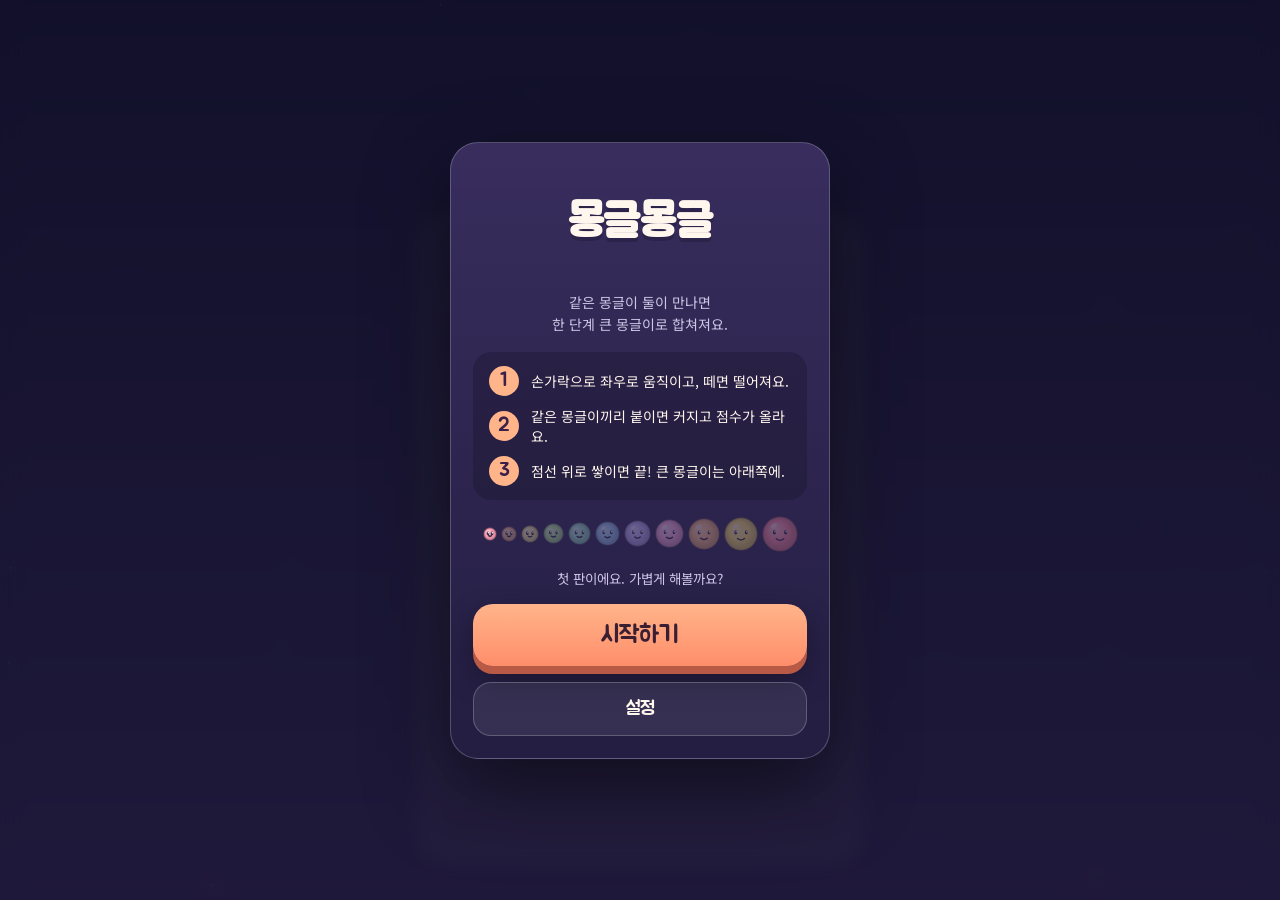
<file: mongle/index.html>
<!doctype html>
<html lang="ko">
<head>
<meta charset="utf-8">
<meta name="viewport" content="width=device-width, initial-scale=1, maximum-scale=1, viewport-fit=cover">
<meta name="description" content="같은 몽글이를 붙이면 더 큰 몽글이가 돼요. 손가락 하나로 하는 물리 합치기 퍼즐. 휴대폰 브라우저에서 바로 플레이.">
<meta property="og:type" content="website">
<meta property="og:title" content="몽글몽글">
<meta property="og:description" content="같은 몽글이를 붙이면 더 큰 몽글이가 돼요. 손가락 하나로 하는 물리 합치기 퍼즐.">
<meta property="og:image" content="https://joofam0819-crypto.github.io/claude-cloud/mongle/og.png">
<meta property="og:url" content="https://joofam0819-crypto.github.io/claude-cloud/mongle/">
<meta name="twitter:card" content="summary_large_image">
<link rel="apple-touch-icon" href="icons/apple-touch-icon.png">
<link rel="icon" type="image/png" href="icons/icon-192.png">
<link rel="manifest" href="manifest.webmanifest">
<meta name="apple-mobile-web-app-capable" content="yes">
<meta name="mobile-web-app-capable" content="yes">
<meta name="apple-mobile-web-app-status-bar-style" content="black-translucent">
<meta name="apple-mobile-web-app-title" content="몽글몽글">
<meta name="theme-color" content="#1b1a3a">
<title>몽글몽글</title>
<link rel="preconnect" href="https://fonts.googleapis.com">
<link rel="preconnect" href="https://fonts.gstatic.com" crossorigin>
<link rel="stylesheet" href="https://fonts.googleapis.com/css2?family=Jua&family=Noto+Sans+KR:wght@400;700&display=swap">
<style>
/* Layout: one full-screen canvas stage (360×700 logical, letterboxed), DOM overlays for menus. Single twilight theme by design. */
:root{
  --sky-1:#1b1a3a; --sky-2:#3d2f63; --ink:#fff6ee; --ink-2:#cfc6e6; --glass:rgba(255,255,255,.08); --line:rgba(255,255,255,.22);
  --peach:#ffb48a; --peach-2:#ff8e6b; --mint:#9fe7c9; --gold:#ffe07a; --rose:#ff7f9a;
  --f-display:"Jua","Noto Sans KR",-apple-system,"Apple SD Gothic Neo",sans-serif;
  --f-body:"Noto Sans KR",-apple-system,"Apple SD Gothic Neo","Malgun Gothic",sans-serif;
  color-scheme:dark;
}
*,*::before,*::after{box-sizing:border-box}
html,body{height:100%;margin:0;padding:0}
body{background:var(--sky-1);color:var(--ink);font-family:var(--f-body);overflow:hidden;overscroll-behavior:none;touch-action:none;-webkit-user-select:none;user-select:none;-webkit-touch-callout:none;-webkit-tap-highlight-color:transparent;-webkit-text-size-adjust:100%}
[hidden]{display:none!important}
button{font:inherit;color:inherit;background:none;border:0;padding:0;margin:0;cursor:pointer;-webkit-appearance:none;appearance:none;touch-action:manipulation}
button:focus-visible{outline:2px solid var(--gold);outline-offset:3px}
#stage{position:fixed;inset:0;width:100%;height:100%;display:block;touch-action:none;background:linear-gradient(180deg,var(--sky-1),var(--sky-2))}
#probe{position:fixed;top:0;left:0;width:0;height:0;padding-top:env(safe-area-inset-top,0px);padding-bottom:env(safe-area-inset-bottom,0px);padding-left:env(safe-area-inset-left,0px);padding-right:env(safe-area-inset-right,0px);visibility:hidden;pointer-events:none}
@media (display-mode:standalone){#probe{padding-bottom:max(env(safe-area-inset-bottom,0px),14px)}}
/* a real tap on this label ticks the iPhone haptic (iOS 18+); the switch stays hidden */
#tapzone{position:fixed;inset:0;display:block}
#tap-hapt{position:absolute;visibility:hidden;width:1px;height:1px;margin:0}
.hud-btns{position:fixed;top:calc(env(safe-area-inset-top,0px) + 10px);right:calc(env(safe-area-inset-right,0px) + 10px);display:flex;gap:8px;z-index:5}
.rb{width:42px;height:42px;border-radius:14px;background:var(--glass);border:1.5px solid var(--line);display:grid;place-items:center;color:var(--ink);backdrop-filter:blur(8px);-webkit-backdrop-filter:blur(8px)}
.rb svg{width:20px;height:20px;fill:none;stroke:currentColor;stroke-width:2.2;stroke-linecap:round;stroke-linejoin:round}
.rb:active{transform:scale(.93)}
.ov{position:fixed;inset:0;z-index:10;display:flex;align-items:center;justify-content:center;padding:24px;padding-top:calc(env(safe-area-inset-top,0px) + 24px);padding-bottom:calc(env(safe-area-inset-bottom,0px) + 24px);background:rgba(14,12,34,.62);backdrop-filter:blur(10px);-webkit-backdrop-filter:blur(10px);opacity:0;pointer-events:none;transition:opacity .25s}
.ov.show{opacity:1;pointer-events:auto}
.panel{width:100%;max-width:380px;background:linear-gradient(180deg,rgba(60,48,98,.92),rgba(36,30,66,.95));border:1.5px solid var(--line);border-radius:28px;padding:26px 22px 22px;display:flex;flex-direction:column;gap:16px;box-shadow:0 30px 80px rgba(0,0,0,.5);transform:translateY(16px) scale(.98);transition:transform .3s cubic-bezier(.2,.9,.3,1.2);max-height:100%;overflow-y:auto}
.ov.show .panel{transform:none}
.title{font-family:var(--f-display);font-size:46px;line-height:1;text-align:center;letter-spacing:-.01em;color:var(--ink);text-shadow:0 4px 0 rgba(0,0,0,.18)}
.title span{display:inline-block;animation:bob 2.4s ease-in-out infinite}
.title span:nth-child(2n){animation-delay:.3s}
@keyframes bob{0%,100%{transform:translateY(0)}50%{transform:translateY(-6px)}}
.tag{text-align:center;color:var(--ink-2);font-size:14px;line-height:1.55;margin:0}
.howto{display:flex;flex-direction:column;gap:10px;background:rgba(0,0,0,.18);border-radius:18px;padding:14px 16px;font-size:14px;color:var(--ink)}
.howto div{display:flex;gap:12px;align-items:center}
.howto b{font-family:var(--f-display);font-size:20px;width:30px;height:30px;border-radius:50%;display:grid;place-items:center;background:var(--peach);color:#3a2048;flex:none;font-weight:400}
.big{font-family:var(--f-display);font-size:24px;padding:16px;border-radius:20px;background:linear-gradient(180deg,var(--peach),var(--peach-2));color:#3a1f33;text-align:center;box-shadow:0 8px 0 #b85a46,0 14px 30px rgba(0,0,0,.35);transition:transform .1s,box-shadow .1s}
.big:active{transform:translateY(5px);box-shadow:0 3px 0 #b85a46,0 8px 20px rgba(0,0,0,.35)}
.row{display:flex;gap:10px}
.row .big{flex:1}
.ghost{font-family:var(--f-display);font-size:19px;padding:14px;border-radius:18px;background:var(--glass);border:1.5px solid var(--line);color:var(--ink);text-align:center;flex:1}
.ghost:active{transform:scale(.97)}
.best{display:flex;justify-content:center;gap:18px;color:var(--ink-2);font-size:13.5px}
.best b{font-family:var(--f-display);font-size:22px;color:var(--gold);font-weight:400;margin-left:6px}
.go-score{text-align:center}
.go-score .n{font-family:var(--f-display);font-size:72px;line-height:1;color:var(--gold);text-shadow:0 6px 0 rgba(0,0,0,.2)}
.go-score .l{color:var(--ink-2);font-size:14px;margin-top:4px}
.newbest{display:inline-block;margin-top:8px;padding:5px 12px;border-radius:999px;background:var(--gold);color:#3a2048;font-family:var(--f-display);font-size:15px;animation:pulse 1.2s ease-in-out infinite}
@keyframes pulse{0%,100%{transform:scale(1)}50%{transform:scale(1.08)}}
.stats{display:grid;grid-template-columns:repeat(3,1fr);gap:8px}
.stats div{background:rgba(0,0,0,.2);border-radius:16px;padding:10px 6px;text-align:center}
.stats b{display:block;font-family:var(--f-display);font-size:22px;font-weight:400;line-height:1.1}
.stats span{font-size:11.5px;color:var(--ink-2)}
.bigone{display:flex;align-items:center;gap:12px;background:rgba(0,0,0,.2);border-radius:16px;padding:10px 14px}
.bigone canvas{width:56px;height:56px;flex:none}
.bigone b{font-family:var(--f-display);font-size:20px;font-weight:400;display:block}
.bigone span{font-size:12.5px;color:var(--ink-2)}
.opt{display:flex;align-items:center;justify-content:space-between;padding:11px 0;border-top:1px solid rgba(255,255,255,.1);gap:12px}
.opt:first-child{border-top:0}
.opt .k{font-weight:700;font-size:15px}
.opt .d{font-size:12px;color:var(--ink-2)}
.seg{display:flex;background:rgba(0,0,0,.25);border-radius:12px;padding:3px}
.seg button{padding:7px 12px;border-radius:9px;font-size:13.5px;font-weight:700;color:var(--ink-2)}
.seg button[aria-pressed="true"]{background:var(--peach);color:#3a2048}
.switch{width:52px;height:32px;border-radius:999px;background:rgba(0,0,0,.35);position:relative;flex:none;transition:background .2s;border:1.5px solid var(--line)}
.switch::after{content:"";position:absolute;top:2px;left:2px;width:25px;height:25px;border-radius:50%;background:#fff;transition:transform .2s cubic-bezier(.2,.8,.2,1)}
.switch[aria-checked="true"]{background:var(--mint)}
.switch[aria-checked="true"]::after{transform:translateX(20px)}
.evo{display:flex;flex-wrap:wrap;justify-content:center;gap:4px;align-items:center}
.evo canvas{display:block}
.hapt{position:absolute;width:1px;height:1px;opacity:0;pointer-events:none;overflow:hidden}
.toast{position:fixed;left:50%;bottom:calc(env(safe-area-inset-bottom,0px) + 90px);transform:translate(-50%,16px);background:rgba(20,16,44,.9);border:1.5px solid var(--line);color:var(--ink);padding:10px 16px;border-radius:14px;font-size:14px;font-weight:700;opacity:0;transition:.25s;z-index:20;pointer-events:none;white-space:nowrap}
.toast.show{opacity:1;transform:translate(-50%,0)}
@media (prefers-reduced-motion:reduce){*{animation:none!important;transition:none!important}}
</style>
</head>
<body>
<label id="tapzone"><canvas id="stage" aria-label="몽글몽글 게임 화면"></canvas><input type="checkbox" switch id="tap-hapt" tabindex="-1" aria-hidden="true"></label>
<div id="probe" aria-hidden="true"></div>
<div class="hud-btns" id="hud-btns" hidden>
  <button class="rb" id="btn-sound" aria-label="소리 켜기/끄기"><svg viewBox="0 0 24 24" id="ico-sound"></svg></button>
  <button class="rb" id="btn-pause" aria-label="일시정지"><svg viewBox="0 0 24 24"><rect x="6" y="5" width="4" height="14" rx="1"/><rect x="14" y="5" width="4" height="14" rx="1"/></svg></button>
</div>
<div class="ov show" id="ov-start"><div class="panel">
  <h1 class="title" id="start-title"><span>몽</span><span>글</span><span>몽</span><span>글</span></h1>
  <p class="tag">같은 몽글이 둘이 만나면<br>한 단계 큰 몽글이로 합쳐져요.</p>
  <div class="howto">
    <div><b>1</b><span>손가락으로 좌우로 움직이고, 떼면 떨어져요.</span></div>
    <div><b>2</b><span>같은 몽글이끼리 붙이면 커지고 점수가 올라요.</span></div>
    <div><b>3</b><span>점선 위로 쌓이면 끝! 큰 몽글이는 아래쪽에.</span></div>
  </div>
  <div class="evo" id="start-evo"></div>
  <div class="best" id="start-best"></div>
  <button class="big" id="btn-start">시작하기</button>
  <div class="row"><button class="ghost" id="btn-settings">설정</button></div>
</div></div>
<div class="ov" id="ov-pause"><div class="panel">
  <h2 class="title" style="font-size:36px">잠깐 쉬는 중</h2>
  <div class="best" id="pause-score"></div>
  <button class="big" id="btn-resume">계속하기</button>
  <div class="row"><button class="ghost" id="btn-restart">처음부터</button><button class="ghost" id="btn-settings2">설정</button></div>
</div></div>
<div class="ov" id="ov-over"><div class="panel">
  <div class="go-score"><div class="n" id="go-score">0</div><div class="l">점</div><div id="go-newbest" hidden><span class="newbest">새 기록!</span></div><div class="l" id="go-near" hidden></div></div>
  <div class="bigone"><canvas id="go-big" width="112" height="112"></canvas><div><b id="go-bigname"></b><span id="go-bigdesc"></span></div></div>
  <div class="stats"><div><b id="go-merges">0</b><span>합치기</span></div><div><b id="go-time">0:00</b><span>플레이</span></div><div><b id="go-best">0</b><span>최고 점수</span></div></div>
  <button class="big" id="btn-again">다시 하기</button>
  <div class="row"><button class="ghost" id="btn-share">자랑하기</button><button class="ghost" id="btn-home">처음으로</button></div>
</div></div>
<div class="ov" id="ov-settings"><div class="panel">
  <h2 class="title" style="font-size:36px">설정</h2>
  <div>
    <div class="opt"><div><div class="k">모양</div><div class="d">몽글이 얼굴 또는 과일</div></div><div class="seg" id="set-theme"><button data-v="mongle" aria-pressed="true">몽글이</button><button data-v="fruit" aria-pressed="false">과일</button></div></div>
    <div class="opt"><div><div class="k">효과음</div></div><button class="switch" id="set-sound" role="switch" aria-checked="true" aria-label="효과음"></button></div>
    <div class="opt"><div><div class="k">진동 느낌</div><div class="d">합쳐질 때 살짝 (지원 기기만)</div></div><button class="switch" id="set-hapt" role="switch" aria-checked="true" aria-label="진동"></button></div>
    <div class="opt"><div><div class="k">화면 흔들림</div><div class="d">큰 합치기 때 흔들림·반짝임</div></div><button class="switch" id="set-fx" role="switch" aria-checked="true" aria-label="효과"></button></div>
    <div class="opt"><div><div class="k">떨어뜨릴 위치 안내선</div></div><button class="switch" id="set-guide" role="switch" aria-checked="true" aria-label="안내선"></button></div>
  </div>
  <button class="big" id="btn-settings-close">닫기</button>
  <button class="ghost" id="btn-reset-best" style="font-size:15px;font-family:var(--f-body);font-weight:700">최고 기록 지우기</button>
</div></div>
<div class="toast" id="toast"></div>
<label class="hapt" aria-hidden="true"><input type="checkbox" switch id="hapt-switch" tabindex="-1"></label>
<script>
(() => {
'use strict';
/* ───────── constants ───────── */
const SW = 360, SH = 700;
const BOX = { l: 16, r: 344, t: 172, b: 664 };
const DANGER_Y = BOX.t + 58;
const HOLD_Y = BOX.t - 52;
const RADII = [13, 19, 25, 32, 40, 49, 59, 70, 82, 94, 106];
const VALUE = [1, 3, 6, 10, 15, 21, 28, 36, 45, 55, 66];
const MAXLV = RADII.length - 1;
const THEMES = {
  mongle: {
    names: ['콩알이', '방울이', '몽실이', '통통이', '뭉치', '둥글이', '포동이', '토실이', '두둥이', '왕몽글', '몽글대왕'],
    colors: ['#ff9fb6', '#ffc39a', '#fff0a0', '#bdf0a2', '#9fe7d1', '#9fcfff', '#c3b4ff', '#ffb0e4', '#ffbe85', '#ffe36b', '#ff8aa0'],
    face: true,
  },
  fruit: {
    names: ['체리', '딸기', '포도', '귤', '감', '사과', '배', '복숭아', '파인애플', '멜론', '수박'],
    colors: ['#ff7b8a', '#ff8fa8', '#b89cff', '#ffb561', '#ff9c5b', '#ff6b6b', '#d8ef8a', '#ffb4a2', '#ffd66b', '#b6f0a0', '#7fe0a0'],
    emoji: ['🍒', '🍓', '🍇', '🍊', '🍅', '🍎', '🍐', '🍑', '🍍', '🍈', '🍉'],
    face: false,
  },
};
const DROP_WEIGHTS = [34, 28, 20, 12, 6];
const GRAVITY = 2300;
const KEY = 'mongle.v1';

/* ───────── storage ───────── */
const defaults = () => ({ best: 0, games: 0, maxLv: 0, totalMerges: 0, theme: 'mongle', sound: true, haptics: true, fx: true, guide: true });
let P = defaults();
try { const raw = localStorage.getItem(KEY); if (raw) P = { ...defaults(), ...JSON.parse(raw) }; } catch (e) {}
const saveP = () => { try { localStorage.setItem(KEY, JSON.stringify(P)); } catch (e) {} };
const theme = () => THEMES[P.theme] || THEMES.mongle;

/* ───────── helpers ───────── */
const $ = s => document.querySelector(s);
const clamp = (v, a, b) => Math.max(a, Math.min(b, v));
const lerp = (a, b, t) => a + (b - a) * t;
const reduced = matchMedia('(prefers-reduced-motion: reduce)').matches;
function hexToRgb(h) { const n = parseInt(h.slice(1), 16); return [n >> 16 & 255, n >> 8 & 255, n & 255]; }
function shade(hex, amt) { const [r, g, b] = hexToRgb(hex); const f = v => clamp(Math.round(amt > 0 ? v + (255 - v) * amt : v * (1 + amt)), 0, 255); return `rgb(${f(r)},${f(g)},${f(b)})`; }
function pickDrop() { const tot = DROP_WEIGHTS.reduce((a, b) => a + b, 0); let r = Math.random() * tot; for (let i = 0; i < DROP_WEIGHTS.length; i++) { r -= DROP_WEIGHTS[i]; if (r < 0) return i; } return 0; }
function fmtTime(ms) { const s = Math.floor(ms / 1000); return `${Math.floor(s / 60)}:${String(s % 60).padStart(2, '0')}`; }

/* ───────── audio ───────── */
let AC = null;
function audio() { try { if (!AC) AC = new (window.AudioContext || window.webkitAudioContext)(); if (AC.state !== 'running') AC.resume(); return AC; } catch (e) { return null; } }
function tone(freq, t0, dur, type = 'sine', gain = .08, slide = 0) {
  if (!P.sound) return; const ac = audio(); if (!ac) return;
  const o = ac.createOscillator(), g = ac.createGain(); const t = ac.currentTime + t0;
  o.type = type; o.frequency.setValueAtTime(freq, t); if (slide) o.frequency.exponentialRampToValueAtTime(Math.max(40, freq + slide), t + dur);
  g.gain.setValueAtTime(0, t); g.gain.linearRampToValueAtTime(gain, t + .008); g.gain.exponentialRampToValueAtTime(.0001, t + dur);
  o.connect(g).connect(ac.destination); o.start(t); o.stop(t + dur + .03);
}
const sfx = {
  drop() { tone(520, 0, .08, 'triangle', .05, -200); },
  land(v) { tone(180 + v * 20, 0, .06, 'sine', clamp(v / 80, .01, .06)); },
  merge(lv, combo) { const base = (420 - lv * 22) * (1 + .07 * (combo - 1)); tone(base, 0, .1, 'triangle', .08, 120); tone(base * 1.5, .06, .16, 'sine', .07); if (combo > 1) tone(base * 2, .12, .12, 'sine', .05); if (lv >= 6) { tone(base * 2.5, .18, .3, 'sine', .05); } },
  big() { [523, 659, 784, 1046, 1318].forEach((f, i) => tone(f, i * .09, .45, 'sine', .09)); },
  over() { [440, 370, 311, 262].forEach((f, i) => tone(f, i * .16, .32, 'triangle', .07)); },
  ui() { tone(880, 0, .05, 'square', .025); },
};
function haptic() { if (!P.haptics) return; try { $('#hapt-switch').click(); } catch (e) {} }

/* ───────── canvas & layout ───────── */
const cv = $('#stage'), ctx = cv.getContext('2d');
let dpr = 1, scale = 1, offX = 0, offY = 0, cssW = 0, cssH = 0;
const insets = { t: 0, b: 0, l: 0, r: 0 };
function layout() {
  const pr = $('#probe'); const cs = getComputedStyle(pr);
  insets.t = parseFloat(cs.paddingTop) || 0; insets.b = parseFloat(cs.paddingBottom) || 0; insets.l = parseFloat(cs.paddingLeft) || 0; insets.r = parseFloat(cs.paddingRight) || 0;
  cssW = innerWidth; cssH = innerHeight; dpr = Math.min(devicePixelRatio || 1, 2.5);
  cv.width = Math.round(cssW * dpr); cv.height = Math.round(cssH * dpr);
  const availW = cssW - insets.l - insets.r, availH = cssH - insets.t - insets.b - 8;
  scale = Math.min(availW / SW, availH / SH);
  offX = insets.l + (availW - SW * scale) / 2; offY = insets.t + 4 + (availH - SH * scale) / 2;
}
addEventListener('resize', layout);
const toLogical = (cx, cy) => [(cx - offX) / scale, (cy - offY) / scale];

/* ───────── game state ───────── */
let G = null;
function newGame() {
  return { bodies: [], score: 0, merges: 0, maxLv: 0, held: pickDrop(), next: pickDrop(), holdX: SW / 2, canDrop: true, dropT: 0, over: false, paused: false, started: Date.now(), playMs: 0, combo: 0, comboT: 0, particles: [], floats: [], shake: 0, flash: 0, hitStop: 0, worst: 0, danger: false, comboText: null, lastT: 0, id: 1 };
}
function addBody(x, y, lv, opts = {}) {
  const b = { id: G.id++, x, y, ox: x, oy: y, r: RADII[lv], lv, ang: 0, sq: 0, free: !!opts.free, overT: 0, blink: 1.5 + Math.random() * 4, blinkT: 0, happy: opts.happy ? .7 : 0, born: G.playMs, merging: false, targetR: 0, r0: 0 };
  if (opts.grow && lv > 0) { b.r0 = RADII[lv - 1]; b.r = b.r0; b.targetR = RADII[lv]; } /* grows into place so neighbours are pushed gently */
  G.bodies.push(b); return b;
}
function drop() {
  if (!G || G.over || G.paused || !G.canDrop) return;
  const lv = G.held, r = RADII[lv];
  const x = clamp(G.holdX, BOX.l + r + 1, BOX.r - r - 1);
  const b = addBody(x, HOLD_Y, lv, { free: true });
  b.oy = HOLD_Y - 1.2; /* small initial downward velocity */
  G.canDrop = false; G.dropT = 0; G.lastDrop = b.id;
  G.held = G.next; G.next = pickDrop();
  sfx.drop();
}

/* ───────── physics (verlet circles) ───────── */
const STEP = 1 / 120;
const MAXV = 7; /* px per step ≈ 840 px/s */
let acc = 0;
function physics(dt) {
  acc += Math.min(dt, .05);
  let merges = [];
  while (acc >= STEP) {
    acc -= STEP;
    stepOnce(merges);
  }
  if (merges.length) resolveMerges(merges);
}
function stepOnce(merges) {
  const bs = G.bodies, g = GRAVITY * STEP * STEP;
  for (const b of bs) {
    const vx = (b.x - b.ox) * .992, vy = (b.y - b.oy) * .992;
    b.ox = b.x; b.oy = b.y; b.x += vx; b.y += vy + g;
    b.touch = false;
  }
  for (let it = 0; it < 3; it++) {
    for (const b of bs) {
      if (b.x - b.r < BOX.l) { b.x = BOX.l + b.r; b.touch = true; }
      else if (b.x + b.r > BOX.r) { b.x = BOX.r - b.r; b.touch = true; }
      if (b.y + b.r > BOX.b) { const pen = b.y + b.r - BOX.b; b.y = BOX.b - b.r; b.touch = true; if (it === 0 && pen > 0.6 && b.free) { b.free = false; } b.ox = b.x - (b.x - b.ox) * .9; if (it === 0 && (b.y - b.oy) > 2.2) { b.sq = Math.max(b.sq, clamp((b.y - b.oy) * .03, 0, .22)); sfx.land((b.y - b.oy) * 10); } }
    }
    for (let i = 0; i < bs.length; i++) {
      const a = bs[i];
      for (let j = i + 1; j < bs.length; j++) {
        const c = bs[j];
        const dx = c.x - a.x, dy = c.y - a.y, md = a.r + c.r;
        if (Math.abs(dx) > md || Math.abs(dy) > md) continue;
        const d2 = dx * dx + dy * dy; if (d2 >= md * md || d2 === 0) continue;
        const d = Math.sqrt(d2), nx = dx / d, ny = dy / d, over = md - d;
        const ma = a.r * a.r, mc = c.r * c.r, wa = mc / (ma + mc), wc = ma / (ma + mc);
        a.x -= nx * over * wa; a.y -= ny * over * wa; c.x += nx * over * wc; c.y += ny * over * wc;
        a.touch = c.touch = true;
        if (a.free) a.free = false; if (c.free) c.free = false;
        if (it === 0) {
          const rvx = (c.x - c.ox) - (a.x - a.ox), rvy = (c.y - c.oy) - (a.y - a.oy);
          const vn = rvx * nx + rvy * ny;
          if (vn < -2.5) { const s = clamp(-vn * .025, 0, .2); a.sq = Math.max(a.sq, s); c.sq = Math.max(c.sq, s); }
          /* light friction: damp tangential relative motion */
          const tx = -ny, ty = nx; const vt = rvx * tx + rvy * ty; const f = vt * .08;
          a.ox -= tx * f * wa; a.oy -= ty * f * wa;
          c.ox += tx * f * wc; c.oy += ty * f * wc;
        }
        if (a.lv === c.lv && !a.merging && !c.merging && a.lv <= MAXLV) { a.merging = c.merging = true; merges.push([a, c]); }
      }
    }
  }
  for (const b of bs) {
    if (b.x - b.r < BOX.l) b.x = BOX.l + b.r; else if (b.x + b.r > BOX.r) b.x = BOX.r - b.r;
    if (b.y + b.r > BOX.b) b.y = BOX.b - b.r;
    const vx = b.x - b.ox, vy = b.y - b.oy, sp = Math.hypot(vx, vy);
    if (sp > MAXV) { const k = MAXV / sp; b.ox = b.x - vx * k; b.oy = b.y - vy * k; } /* no explosions */
    if (b.targetR && b.r < b.targetR) b.r = Math.min(b.targetR, b.r + (b.targetR - b.r0) * (STEP / .16));
    if (b.touch) b.ang += vx / b.r * 0.9;
    if (b.sq > 0) b.sq *= .86;
  }
}
function resolveMerges(pairs) {
  const now = G.playMs;
  for (const [a, c] of pairs) {
    const ia = G.bodies.indexOf(a), ic = G.bodies.indexOf(c);
    if (ia < 0 || ic < 0) continue;
    G.bodies.splice(Math.max(ia, ic), 1); G.bodies.splice(Math.min(ia, ic), 1);
    const x = (a.x + c.x) / 2, y = (a.y + c.y) / 2;
    if (now - G.comboT < 1100) G.combo++; else G.combo = 1;
    G.comboT = now;
    const mul = Math.min(G.combo, 4);
    if (a.lv >= MAXLV) {
      const pts = 100 * mul; G.score += pts; G.merges++;
      burst(x, y, THEMES.mongle.colors[MAXLV], 40, 7); floatText(x, y - 20, `+${pts}`, '#ffe36b', 30); G.flash = 1; G.shake = Math.max(G.shake, 14); if (P.fx && !reduced) G.hitStop = .1; sfx.big(); haptic();
      G.comboText = { t: 0, txt: '몽글 폭발!' };
    } else {
      const lv = a.lv + 1, pts = VALUE[lv] * mul;
      const nb = addBody(x, y, lv, { happy: true, grow: true }); nb.sq = .18;
      G.score += pts; G.merges++; G.maxLv = Math.max(G.maxLv, lv);
      burst(x, y, theme().colors[lv], 10 + lv * 2, 3 + lv * .4);
      floatText(x, y - nb.r - 6, `+${pts}`, mul > 1 ? '#ffe36b' : '#fff', 16 + lv);
      if (lv >= 5 && P.fx && !reduced) { G.shake = Math.max(G.shake, 2 + (lv - 4) * 1.6); if (lv >= 8) G.hitStop = Math.max(G.hitStop, .06); }
      if (lv === MAXLV) { G.flash = 1; sfx.big(); G.comboText = { t: 0, txt: `${theme().names[lv]} 탄생!` }; }
      else sfx.merge(lv, mul);
      if (lv >= 4) haptic();
      if (mul > 1) G.comboText = { t: 0, txt: `콤보 ×${mul}` };
    }
  }
}
function burst(x, y, color, n, speed) {
  if (reduced) n = Math.min(n, 6);
  for (let i = 0; i < n; i++) { const a = Math.random() * Math.PI * 2, s = speed * (0.4 + Math.random()); G.particles.push({ x, y, vx: Math.cos(a) * s, vy: Math.sin(a) * s - 2, r: 2 + Math.random() * 4, c: color, t: 0, life: .45 + Math.random() * .35 }); }
  G.particles.push({ x, y, ring: true, r: 4, c: color, t: 0, life: .4 });
}
function floatText(x, y, txt, color, size) { G.floats.push({ x, y, txt, color, size, t: 0 }); }

/* ───────── update ───────── */
function update(dt) {
  if (!G || G.over || G.paused) return;
  G.playMs += dt * 1000;
  if (G.hitStop > 0) G.hitStop -= dt; else physics(dt); /* brief freeze on big merges */
  G.dropT += dt;
  if (!G.canDrop) { const lb = G.bodies.find(b => b.id === G.lastDrop); if (G.dropT > .55 || (lb && !lb.free) || !lb) G.canDrop = true; }
  /* danger / game over */
  let worst = 0;
  for (const b of G.bodies) {
    /* a resting body above the line counts; the one just dropped gets grace until it has settled a moment */
    const settled = !b.free && (b.id !== G.lastDrop || G.dropT > .9);
    if (settled && (b.y - b.r) < DANGER_Y) b.overT += dt; else b.overT = 0;
    worst = Math.max(worst, b.overT);
  }
  G.worst = worst; G.danger = worst > .25;
  if (worst > 1.6) { gameOver(); return; }
  /* decorations */
  for (const b of G.bodies) { b.blinkT += dt; if (b.blinkT > b.blink) { b.blinkT = -0.13; b.blink = 2 + Math.random() * 4; } if (b.happy > 0) b.happy -= dt; }
  for (const p of G.particles) { p.t += dt; if (!p.ring) { p.vy += 9 * dt; p.x += p.vx * 60 * dt * .5; p.y += p.vy * 60 * dt * .5; } else p.r += 160 * dt; }
  G.particles = G.particles.filter(p => p.t < p.life);
  for (const f of G.floats) { f.t += dt; f.y -= 28 * dt; }
  G.floats = G.floats.filter(f => f.t < 1);
  if (G.shake > 0) G.shake = Math.max(0, G.shake - 40 * dt);
  if (G.flash > 0) G.flash = Math.max(0, G.flash - 2.2 * dt);
  if (G.comboText) { G.comboText.t += dt; if (G.comboText.t > .9) G.comboText = null; }
}
function gameOver() {
  G.over = true; sfx.over();
  P.games++; P.totalMerges += G.merges; P.maxLv = Math.max(P.maxLv, G.maxLv);
  const newBest = G.score > P.best; if (newBest) P.best = G.score; saveP();
  setTimeout(() => showOver(newBest), 900);
}

/* ───────── drawing ───────── */
function drawBlob(c, x, y, r, lv, ang, sq, happy, blink, th) {
  const col = th.colors[lv];
  c.save(); c.translate(x, y); c.rotate(ang); c.scale(1 + sq, 1 - sq);
  const g = c.createRadialGradient(-r * .35, -r * .4, r * .05, 0, 0, r * 1.05);
  g.addColorStop(0, shade(col, .45)); g.addColorStop(.55, col); g.addColorStop(1, shade(col, -.22));
  c.fillStyle = g; c.beginPath(); c.arc(0, 0, r, 0, Math.PI * 2); c.fill();
  c.lineWidth = Math.max(1.2, r * .055); c.strokeStyle = shade(col, -.38); c.globalAlpha = .55; c.stroke(); c.globalAlpha = 1;
  c.fillStyle = 'rgba(255,255,255,.4)'; c.beginPath(); c.ellipse(-r * .36, -r * .5, r * .2, r * .11, -.5, 0, Math.PI * 2); c.fill();
  if (th.face) {
    const ey = -r * .1, ex = r * .33, er = Math.max(1.6, r * .11);
    c.fillStyle = '#2b2440';
    if (blink || happy > 0) {
      c.lineWidth = Math.max(1.5, r * .07); c.strokeStyle = '#2b2440'; c.lineCap = 'round';
      [-ex, ex].forEach(px => { c.beginPath(); if (happy > 0) c.arc(px, ey + er * .4, er * 1.2, Math.PI * 1.1, Math.PI * 1.9); else { c.moveTo(px - er, ey); c.lineTo(px + er, ey); } c.stroke(); });
    } else {
      [-ex, ex].forEach(px => { c.beginPath(); c.ellipse(px, ey, er * .8, er * 1.15, 0, 0, Math.PI * 2); c.fill(); });
      c.fillStyle = '#fff'; [-ex, ex].forEach(px => { c.beginPath(); c.arc(px + er * .25, ey - er * .4, Math.max(.8, er * .32), 0, Math.PI * 2); c.fill(); });
    }
    c.strokeStyle = '#2b2440'; c.lineWidth = Math.max(1.4, r * .065); c.lineCap = 'round';
    c.beginPath(); const mw = r * (happy > 0 ? .34 : .22), my = r * .28;
    if (happy > 0) { c.arc(0, my - r * .05, mw, .15, Math.PI - .15); } else { c.moveTo(-mw, my); c.quadraticCurveTo(0, my + r * .18, mw, my); }
    c.stroke();
    if (r >= 24) { c.fillStyle = 'rgba(255,110,140,.45)'; [-1, 1].forEach(s => { c.beginPath(); c.ellipse(s * r * .55, r * .18, r * .13, r * .09, 0, 0, Math.PI * 2); c.fill(); }); }
  } else if (th.emoji) {
    c.font = `${Math.round(r * 1.35)}px "Apple Color Emoji","Segoe UI Emoji","Noto Color Emoji",sans-serif`; c.textAlign = 'center'; c.textBaseline = 'middle';
    c.fillText(th.emoji[lv], 0, r * .08);
  }
  c.restore();
}
let stars = null;
function drawBackground() {
  ctx.setTransform(dpr, 0, 0, dpr, 0, 0);
  const g = ctx.createLinearGradient(0, 0, 0, cssH); g.addColorStop(0, '#1b1a3a'); g.addColorStop(1, '#3d2f63');
  ctx.fillStyle = g; ctx.fillRect(0, 0, cssW, cssH);
  if (!stars) { stars = Array.from({ length: 70 }, () => ({ x: Math.random(), y: Math.random(), r: Math.random() * 1.4 + .3, a: Math.random() })); }
  const t = performance.now() / 1000;
  for (const s of stars) { ctx.globalAlpha = .25 + .35 * Math.abs(Math.sin(t * .6 + s.a * 7)); ctx.fillStyle = '#fff'; ctx.beginPath(); ctx.arc(s.x * cssW, s.y * cssH, s.r, 0, Math.PI * 2); ctx.fill(); }
  ctx.globalAlpha = 1;
}
function draw() {
  drawBackground();
  let sx = 0, sy = 0;
  if (G && G.shake > 0 && P.fx && !reduced) { sx = (Math.random() - .5) * G.shake; sy = (Math.random() - .5) * G.shake; }
  ctx.setTransform(dpr * scale, 0, 0, dpr * scale, (offX + sx) * dpr, (offY + sy) * dpr);
  const th = theme();
  /* container */
  ctx.save();
  roundRect(BOX.l - 6, BOX.t - 6, BOX.r - BOX.l + 12, BOX.b - BOX.t + 12, 22);
  ctx.fillStyle = 'rgba(255,255,255,.06)'; ctx.fill();
  ctx.lineWidth = 2; ctx.strokeStyle = 'rgba(255,255,255,.22)'; ctx.stroke();
  ctx.restore();
  /* danger line */
  const warn = G && G.danger && !G.over;
  ctx.save(); ctx.setLineDash([8, 7]); ctx.lineWidth = 2;
  ctx.strokeStyle = warn ? `rgba(255,96,120,${.55 + .45 * Math.sin(performance.now() / 90)})` : 'rgba(255,255,255,.25)';
  ctx.beginPath(); ctx.moveTo(BOX.l + 6, DANGER_Y); ctx.lineTo(BOX.r - 6, DANGER_Y); ctx.stroke(); ctx.restore();
  if (warn) {
    ctx.font = '700 12px "Noto Sans KR",sans-serif'; ctx.fillStyle = 'rgba(255,120,140,.95)'; ctx.textAlign = 'right'; ctx.fillText('위험!', BOX.r - 10, DANGER_Y - 8);
    const k = clamp(G.worst / 1.6, 0, 1); ctx.fillStyle = 'rgba(255,96,120,.85)'; ctx.fillRect(BOX.l + 6, DANGER_Y + 4, (BOX.r - BOX.l - 12) * k, 3);
  }
  if (G) {
    /* guide line & held */
    const r = RADII[G.held]; const hx = clamp(G.holdX, BOX.l + r + 1, BOX.r - r - 1);
    if (!G.over) {
      if (P.guide && G.canDrop) { ctx.save(); ctx.setLineDash([3, 6]); ctx.strokeStyle = 'rgba(255,255,255,.28)'; ctx.lineWidth = 1.5; ctx.beginPath(); ctx.moveTo(hx, HOLD_Y + r); ctx.lineTo(hx, BOX.b - 2); ctx.stroke(); ctx.restore(); }
      const bob = Math.sin(performance.now() / 300) * 2;
      if (G.canDrop) drawBlob(ctx, hx, HOLD_Y + bob, r, G.held, 0, 0, 0, false, th);
    }
    /* bodies: large first so faces of small ones stay visible */
    const bs = G.bodies.slice().sort((a, b) => b.r - a.r);
    for (const b of bs) drawBlob(ctx, b.x, b.y, b.r, b.lv, b.ang, b.sq, b.happy, b.blinkT < 0, th);
    /* particles */
    for (const p of G.particles) {
      const k = 1 - p.t / p.life; ctx.globalAlpha = k;
      if (p.ring) { ctx.strokeStyle = p.c; ctx.lineWidth = 3 * k; ctx.beginPath(); ctx.arc(p.x, p.y, p.r, 0, Math.PI * 2); ctx.stroke(); }
      else { ctx.fillStyle = p.c; ctx.beginPath(); ctx.arc(p.x, p.y, p.r * k, 0, Math.PI * 2); ctx.fill(); }
    }
    ctx.globalAlpha = 1;
    for (const f of G.floats) { const k = 1 - f.t; ctx.globalAlpha = Math.min(1, k * 1.6); ctx.font = `${f.size}px Jua,"Noto Sans KR",sans-serif`; ctx.textAlign = 'center'; ctx.lineWidth = 4; ctx.strokeStyle = 'rgba(30,20,50,.6)'; ctx.strokeText(f.txt, f.x, f.y); ctx.fillStyle = f.color; ctx.fillText(f.txt, f.x, f.y); }
    ctx.globalAlpha = 1;
    /* HUD: drawn without the shake offset so it stays put */
    ctx.setTransform(dpr * scale, 0, 0, dpr * scale, offX * dpr, offY * dpr);
    ctx.textAlign = 'left'; ctx.textBaseline = 'alphabetic';
    ctx.font = '700 12px "Noto Sans KR",sans-serif'; ctx.fillStyle = 'rgba(255,246,238,.65)'; ctx.fillText('점수', 20, 30);
    ctx.fillText(`최고 ${Math.max(P.best, G.score)}`, 58, 30);
    ctx.font = '44px Jua,"Noto Sans KR",sans-serif'; ctx.fillStyle = '#fff6ee'; ctx.fillText(String(G.score), 18, 72);
    ctx.font = '700 12px "Noto Sans KR",sans-serif'; ctx.textAlign = 'center'; ctx.fillStyle = 'rgba(255,246,238,.65)'; ctx.fillText('다음', 228, 30);
    drawBlob(ctx, 228, 58, Math.min(RADII[G.next], 18), G.next, 0, 0, 0, false, th);
    /* combo / event text */
    if (G.comboText) { const k = G.comboText.t; const s = k < .15 ? lerp(.4, 1.15, k / .15) : k < .3 ? lerp(1.15, 1, (k - .15) / .15) : 1; ctx.save(); ctx.translate(SW / 2, BOX.t + 120); ctx.scale(s, s); ctx.globalAlpha = k > .7 ? 1 - (k - .7) / .2 : 1; ctx.font = '34px Jua,"Noto Sans KR",sans-serif'; ctx.textAlign = 'center'; ctx.lineWidth = 6; ctx.strokeStyle = 'rgba(30,20,50,.7)'; ctx.strokeText(G.comboText.txt, 0, 0); ctx.fillStyle = '#ffe36b'; ctx.fillText(G.comboText.txt, 0, 0); ctx.restore(); }
    /* evolution row */
    const row = evoRow(); let x = row.start;
    for (let i = 0; i <= MAXLV; i++) { const rr = row.radii[i]; const reached = i <= G.maxLv || i <= 0; ctx.globalAlpha = reached ? 1 : .3; drawBlob(ctx, x + rr, 686 - rr * .2, rr, i, 0, 0, 0, false, th); if (i === G.maxLv && i > 0) { ctx.globalAlpha = .9; ctx.strokeStyle = '#ffe36b'; ctx.lineWidth = 2; ctx.beginPath(); ctx.arc(x + rr, 686 - rr * .2, rr + 3, 0, Math.PI * 2); ctx.stroke(); } x += rr * 2 + row.gap; }
    ctx.globalAlpha = 1;
    if (G.flash > 0 && P.fx && !reduced) { ctx.setTransform(dpr, 0, 0, dpr, 0, 0); ctx.fillStyle = `rgba(255,240,200,${G.flash * .35})`; ctx.fillRect(0, 0, cssW, cssH); }
  }
}
function evoRow() { const radii = RADII.map(r => 5 + (r - 13) * (14 / 93)); const total = radii.reduce((a, r) => a + r * 2, 0); const gap = (SW - 24 - total) / (RADII.length - 1); return { radii, gap, start: 12 }; }
function roundRect(x, y, w, h, r) { ctx.beginPath(); ctx.moveTo(x + r, y); ctx.arcTo(x + w, y, x + w, y + h, r); ctx.arcTo(x + w, y + h, x, y + h, r); ctx.arcTo(x, y + h, x, y, r); ctx.arcTo(x, y, x + w, y, r); ctx.closePath(); }

/* ───────── main loop ───────── */
let last = performance.now();
function frame(now) {
  const dt = Math.min(.05, (now - last) / 1000); last = now;
  update(dt); draw();
  requestAnimationFrame(frame);
}

/* ───────── input ───────── */
let pointerDown = false, downX = 0, downT = 0, activeId = null;
cv.addEventListener('pointerdown', e => {
  if (!G || G.over || G.paused) return;
  if (activeId !== null) return; activeId = e.pointerId; pointerDown = true; downT = performance.now();
  const [x] = toLogical(e.clientX, e.clientY); downX = x; G.holdX = x;
  try { cv.setPointerCapture(e.pointerId); } catch (err) {}
});
cv.addEventListener('pointermove', e => {
  if (!G || G.over || G.paused) return;
  const [x] = toLogical(e.clientX, e.clientY);
  if (e.pointerType === 'mouse' && !pointerDown) { G.holdX = x; return; }
  if (e.pointerId !== activeId) return; G.holdX = x;
});
const release = e => {
  if (e.pointerId !== activeId) return; activeId = null; if (!pointerDown) return; pointerDown = false;
  if (!G || G.over || G.paused) return;
  const [x] = toLogical(e.clientX, e.clientY); G.holdX = x; drop();
};
cv.addEventListener('pointerup', release); cv.addEventListener('pointercancel', e => { if (e.pointerId === activeId) { activeId = null; pointerDown = false; } });
addEventListener('keydown', e => {
  if (!G) return;
  if (e.key === 'ArrowLeft') { G.holdX -= 14; e.preventDefault(); } else if (e.key === 'ArrowRight') { G.holdX += 14; e.preventDefault(); }
  else if (e.key === ' ' || e.key === 'ArrowDown' || e.key === 'Enter') { if (!G.over && !G.paused) drop(); e.preventDefault(); }
  else if (e.key === 'p' || e.key === 'Escape') { if (!G.over) togglePause(); }
});

/* ───────── overlays ───────── */
function show(id) { document.querySelectorAll('.ov').forEach(o => o.classList.toggle('show', o.id === id)); }
function hideAll() { document.querySelectorAll('.ov').forEach(o => o.classList.remove('show')); }
let toastT = null;
function toast(msg) { const t = $('#toast'); t.textContent = msg; t.classList.add('show'); clearTimeout(toastT); toastT = setTimeout(() => t.classList.remove('show'), 2200); }
function startGame() { G = newGame(); acc = 0; hideAll(); $('#hud-btns').hidden = false; sfx.ui(); try { if (window.claude && window.claude.hot && window.claude.hot.snapshot) window.claude.hot.snapshot(snapshot); } catch (e) {} }
function togglePause() { if (!G || G.over) return; G.paused = !G.paused; if (G.paused) { $('#pause-score').innerHTML = `<span>지금 점수<b>${G.score}</b></span><span>최고<b>${P.best}</b></span>`; show('ov-pause'); } else hideAll(); }
function showOver(newBest) {
  $('#go-score').textContent = String(G.score); $('#go-newbest').hidden = !newBest;
  const gap = P.best - G.score; const near = !newBest && gap > 0 && gap <= Math.max(60, P.best * .12);
  $('#go-near').hidden = !near; if (near) $('#go-near').textContent = `아깝다! 최고 기록까지 ${gap}점`;
  $('#go-merges').textContent = String(G.merges); $('#go-time').textContent = fmtTime(G.playMs); $('#go-best').textContent = String(P.best);
  const th = theme(); const lv = G.maxLv;
  $('#go-bigname').textContent = lv > 0 ? th.names[lv] : '아직 합치기 전';
  $('#go-bigdesc').textContent = lv >= MAXLV ? '가장 큰 몽글이까지 만들었어요!' : lv > 0 ? `${MAXLV - lv}단계 더 가면 ${th.names[MAXLV]}` : '같은 몽글이 둘을 붙여 보세요';
  const c = $('#go-big'); const x = c.getContext('2d'); x.setTransform(2, 0, 0, 2, 0, 0); x.clearRect(0, 0, 56, 56); drawBlob(x, 28, 28, 24, Math.max(lv, 0), 0, 0, 0, false, th);
  show('ov-over'); $('#hud-btns').hidden = true;
}
function renderStart() {
  $('#start-best').innerHTML = P.best ? `<span>최고 점수<b>${P.best}</b></span><span>플레이<b>${P.games}</b></span>` : `<span>첫 판이에요. 가볍게 해볼까요?</span>`;
  const th = theme(); const wrap = $('#start-evo'); wrap.innerHTML = '';
  RADII.forEach((r, i) => { const s = Math.round(14 + i * 2.2); const c = document.createElement('canvas'); c.width = s * 2; c.height = s * 2; c.style.width = s + 'px'; c.style.height = s + 'px'; const x = c.getContext('2d'); x.setTransform(2, 0, 0, 2, 0, 0); drawBlob(x, s / 2, s / 2, s / 2 - 1, i, 0, 0, 0, false, th); c.title = th.names[i]; if (i > P.maxLv) c.style.opacity = .35; wrap.appendChild(c); });
  $('#start-title').innerHTML = P.theme === 'fruit' ? '<span>몽</span><span>글</span><span>몽</span><span>글</span> <span style="font-size:30px">🍉</span>' : '<span>몽</span><span>글</span><span>몽</span><span>글</span>';
}
function renderSettings() {
  document.querySelectorAll('#set-theme button').forEach(b => b.setAttribute('aria-pressed', String(b.dataset.v === P.theme)));
  $('#set-sound').setAttribute('aria-checked', String(P.sound)); $('#set-hapt').setAttribute('aria-checked', String(P.haptics)); $('#set-fx').setAttribute('aria-checked', String(P.fx)); $('#set-guide').setAttribute('aria-checked', String(P.guide));
  $('#tap-hapt').disabled = !P.haptics;
  $('#ico-sound').innerHTML = P.sound ? '<path d="M4 10v4h4l5 4V6L8 10H4z"/><path d="M16 9a4 4 0 0 1 0 6"/><path d="M18.5 6.5a8 8 0 0 1 0 11"/>' : '<path d="M4 10v4h4l5 4V6L8 10H4z"/><path d="M17 9l4 6M21 9l-4 6"/>';
}
let settingsFrom = 'start';
function openSettings(from) { settingsFrom = from; renderSettings(); show('ov-settings'); }
$('#btn-start').addEventListener('click', startGame);
$('#btn-again').addEventListener('click', startGame);
$('#btn-restart').addEventListener('click', startGame);
$('#btn-resume').addEventListener('click', togglePause);
$('#btn-pause').addEventListener('click', () => { sfx.ui(); togglePause(); });
$('#btn-home').addEventListener('click', () => { G = null; $('#hud-btns').hidden = true; renderStart(); show('ov-start'); });
$('#btn-settings').addEventListener('click', () => openSettings('start'));
$('#btn-settings2').addEventListener('click', () => openSettings('pause'));
$('#btn-settings-close').addEventListener('click', () => { sfx.ui(); if (settingsFrom === 'pause') show('ov-pause'); else { renderStart(); show('ov-start'); } });
$('#btn-sound').addEventListener('click', () => { P.sound = !P.sound; saveP(); renderSettings(); sfx.ui(); toast(P.sound ? '소리 켬' : '소리 끔'); });
document.querySelectorAll('#set-theme button').forEach(b => b.addEventListener('click', () => { P.theme = b.dataset.v; saveP(); renderSettings(); }));
const bindSwitch = (id, k) => $(id).addEventListener('click', () => { P[k] = !P[k]; saveP(); renderSettings(); if (k === 'sound') sfx.ui(); });
bindSwitch('#set-sound', 'sound'); bindSwitch('#set-hapt', 'haptics'); bindSwitch('#set-fx', 'fx'); bindSwitch('#set-guide', 'guide');
$('#btn-reset-best').addEventListener('click', () => { P.best = 0; P.games = 0; P.maxLv = 0; P.totalMerges = 0; saveP(); toast('기록을 지웠어요'); });
$('#btn-share').addEventListener('click', async () => {
  const th = theme(); const text = `몽글몽글에서 ${G.score}점! 가장 큰 몽글이는 "${th.names[G.maxLv]}" 🫧 같이 해봐요 → ${location.href.split('#')[0]}`;
  try { if (navigator.share) { await navigator.share({ text }); return; } } catch (e) { if (e && e.name === 'AbortError') return; }
  try { await navigator.clipboard.writeText(text); toast('점수를 복사했어요. 붙여 넣어 자랑하세요!'); } catch (e) { toast(`${G.score}점 · 캡처해서 자랑하세요!`); }
});
document.addEventListener('visibilitychange', () => { if (document.hidden && G && !G.over && !G.paused) togglePause(); last = performance.now(); });
const UNLOCK_EVENTS = ['touchend', 'pointerup', 'click', 'keydown'];
const unlockAudio = () => { if (P.sound) audio(); UNLOCK_EVENTS.forEach(t => document.removeEventListener(t, unlockAudio)); };
UNLOCK_EVENTS.forEach(t => document.addEventListener(t, unlockAudio, { passive: true }));

/* ───────── hot reload snapshot (artifact viewer) ───────── */
function snapshot() { if (!G || G.over) return { P }; return { P, G: { ...G, particles: [], floats: [], comboText: null, bodies: G.bodies.map(b => ({ ...b })) } }; }
function restore(snap) {
  if (!snap) return false;
  if (snap.P) { P = { ...defaults(), ...snap.P }; }
  if (snap.G && Array.isArray(snap.G.bodies)) { G = { ...newGame(), ...snap.G, particles: [], floats: [], comboText: null, paused: true }; G.bodies = snap.G.bodies.map(b => ({ ...b, merging: false })); $('#hud-btns').hidden = false; $('#pause-score').innerHTML = `<span>지금 점수<b>${G.score}</b></span><span>최고<b>${P.best}</b></span>`; show('ov-pause'); return true; }
  return false;
}

/* ───────── boot ───────── */
function start(snap) {
  layout(); renderSettings();
  const resumed = restore(snap);
  if (!resumed) { renderStart(); show('ov-start'); }
  requestAnimationFrame(t => { last = t; frame(t); });
  if (document.fonts && document.fonts.load) { document.fonts.load('30px Jua').catch(() => {}); }
  if ('serviceWorker' in navigator && /github\.io$/.test(location.hostname)) { try { navigator.serviceWorker.register('sw.js'); } catch (e) {} }
}
try { if (window.claude && window.claude.hot && window.claude.hot.ready) window.claude.hot.ready(start); else start((window.claude && window.claude.hot && window.claude.hot.data) || null); } catch (e) { start(null); }
window.__mongle = { get G() { return G; }, get P() { return P; }, drop, startGame, newGame: () => { G = newGame(); }, setHold: x => { if (G) G.holdX = x; }, RADII, BOX, DANGER_Y, gameOver: () => gameOver(), step: physics };
})();
</script>
</body>
</html>
</file>
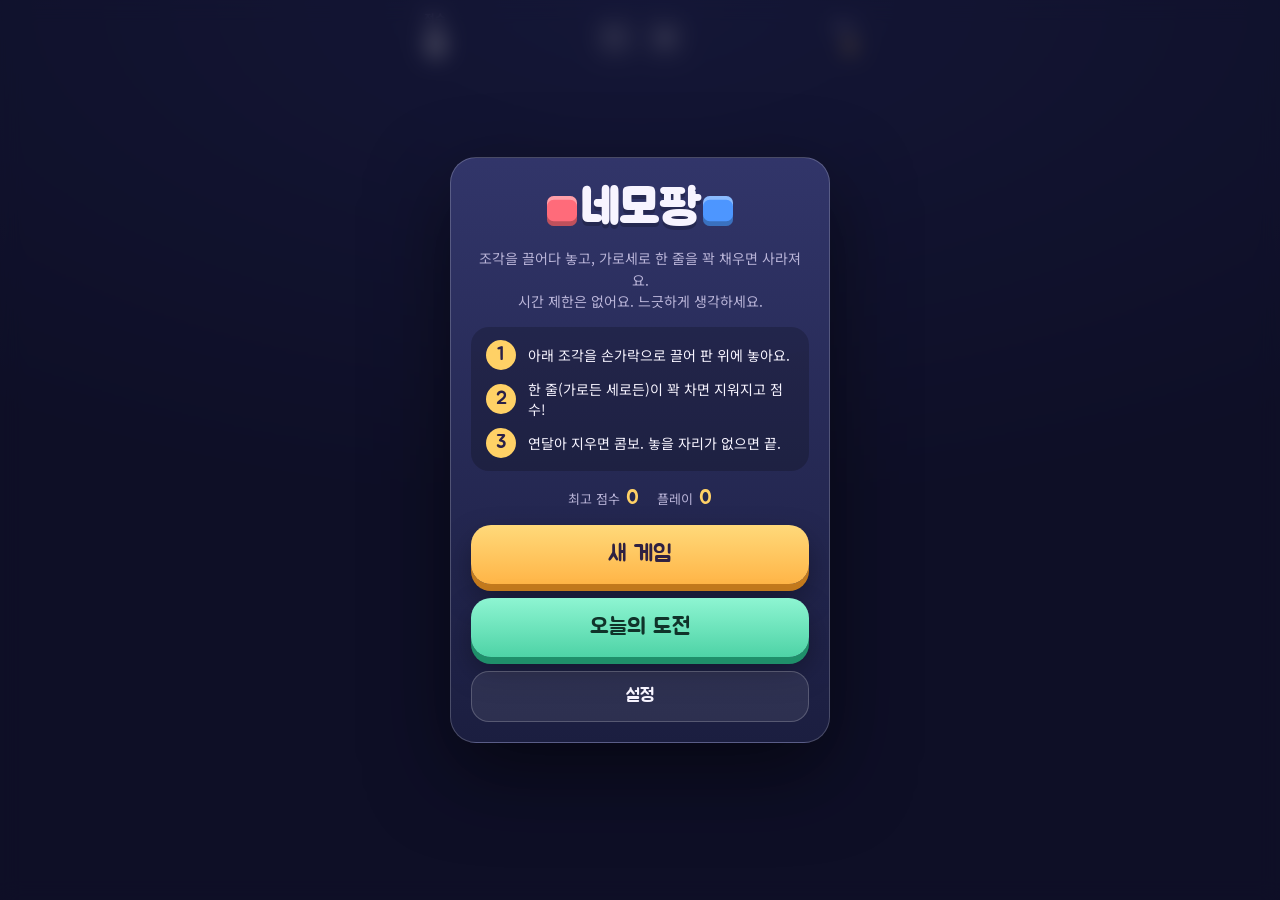
<file: nemo/index.html>
<!doctype html>
<html lang="ko">
<head>
<meta charset="utf-8">
<meta name="viewport" content="width=device-width, initial-scale=1, maximum-scale=1, viewport-fit=cover">
<meta name="description" content="8×8 판에 블록 조각을 끌어다 놓고 줄을 지우는 퍼즐. 시간 제한 없음, 손가락 하나, 매일 바뀌는 오늘의 도전.">
<meta property="og:type" content="website">
<meta property="og:title" content="네모팡">
<meta property="og:description" content="8×8 판에 블록 조각을 끌어다 놓고 줄을 지우는 퍼즐. 시간 제한 없음, 손가락 하나, 매일 바뀌는 오늘의 도전.">
<meta property="og:image" content="https://joofam0819-crypto.github.io/claude-cloud/nemo/og.png">
<meta property="og:url" content="https://joofam0819-crypto.github.io/claude-cloud/nemo/">
<meta name="twitter:card" content="summary_large_image">
<link rel="apple-touch-icon" href="icons/apple-touch-icon.png">
<link rel="icon" type="image/png" href="icons/icon-192.png">
<link rel="manifest" href="manifest.webmanifest">
<meta name="apple-mobile-web-app-capable" content="yes">
<meta name="mobile-web-app-capable" content="yes">
<meta name="apple-mobile-web-app-status-bar-style" content="black-translucent">
<meta name="apple-mobile-web-app-title" content="네모팡">
<meta name="theme-color" content="#151734">
<title>네모팡</title>
<link rel="preconnect" href="https://fonts.googleapis.com">
<link rel="preconnect" href="https://fonts.gstatic.com" crossorigin>
<link rel="stylesheet" href="https://fonts.googleapis.com/css2?family=Jua&family=Noto+Sans+KR:wght@400;700&display=swap">
<style>
/* Layout: fixed column — HUD / 8×8 board canvas / 3-slot tray canvas; a full-screen effects canvas carries the dragged piece. Single night-board theme by design. */
:root{
  --bg-1:#151734; --bg-2:#242a5c; --board:#1b1e42; --cell:#262b58; --line:rgba(255,255,255,.07);
  --ink:#f7f4ff; --ink-2:#b9b4d8; --glass:rgba(255,255,255,.08); --edge:rgba(255,255,255,.2);
  --gold:#ffd166; --mint:#7ef0c4; --coral:#ff6b7a;
  --f-display:"Jua","Noto Sans KR",-apple-system,"Apple SD Gothic Neo",sans-serif;
  --f-body:"Noto Sans KR",-apple-system,"Apple SD Gothic Neo","Malgun Gothic",sans-serif;
  color-scheme:dark;
}
*,*::before,*::after{box-sizing:border-box}
html,body{height:100%;margin:0;padding:0}
body{background:var(--bg-1);color:var(--ink);font-family:var(--f-body);overflow:hidden;overscroll-behavior:none;touch-action:none;-webkit-user-select:none;user-select:none;-webkit-touch-callout:none;-webkit-tap-highlight-color:transparent;-webkit-text-size-adjust:100%}
[hidden]{display:none!important}
button{font:inherit;color:inherit;background:none;border:0;padding:0;margin:0;cursor:pointer;-webkit-appearance:none;appearance:none;touch-action:manipulation}
button:focus-visible{outline:2px solid var(--gold);outline-offset:3px}
#app{position:fixed;inset:0;display:flex;flex-direction:column;align-items:center;background:radial-gradient(120% 80% at 50% 0%,var(--bg-2),var(--bg-1) 70%);padding:calc(env(safe-area-inset-top,0px) + 8px) 12px calc(env(safe-area-inset-bottom,0px) + 10px)}
@media (display-mode:standalone){#app{padding-bottom:calc(max(env(safe-area-inset-bottom,0px),14px) + 10px)}}
.hud{width:100%;max-width:440px;display:grid;grid-template-columns:1fr auto 1fr;align-items:center;gap:8px;padding:2px 4px 6px}
.hud .l,.hud .r{display:flex;flex-direction:column;gap:2px}
.hud .r{align-items:flex-end}
.hud small{font-size:11.5px;font-weight:700;color:var(--ink-2);letter-spacing:.04em}
.hud b{font-family:var(--f-display);font-weight:400;font-size:38px;line-height:1;color:var(--ink);font-variant-numeric:tabular-nums}
.hud .r b{font-size:22px;color:var(--gold)}
.hud .mid{display:flex;gap:8px}
.rb{width:42px;height:42px;border-radius:14px;background:var(--glass);border:1.5px solid var(--edge);display:grid;place-items:center;color:var(--ink)}
.rb svg{width:20px;height:20px;fill:none;stroke:currentColor;stroke-width:2.2;stroke-linecap:round;stroke-linejoin:round}
.rb:active{transform:scale(.93)}
.combo{height:22px;display:flex;align-items:center;justify-content:center;font-family:var(--f-display);font-size:16px;color:var(--mint);opacity:0;transition:opacity .2s}
.combo.on{opacity:1}
.stage{position:relative;flex:1;min-height:0;width:100%;max-width:440px;display:flex;flex-direction:column;align-items:center;justify-content:center;gap:12px;padding-bottom:5vh}
canvas{display:block}
#board{border-radius:16px;touch-action:none}
#tray{touch-action:none}
#fx{position:fixed;inset:0;pointer-events:none;z-index:4}
.mode{font-size:12.5px;color:var(--ink-2);font-weight:700;text-align:center;height:18px}
.ov{position:fixed;inset:0;z-index:10;display:flex;align-items:center;justify-content:center;padding:20px;padding-top:calc(env(safe-area-inset-top,0px) + 20px);padding-bottom:calc(env(safe-area-inset-bottom,0px) + 20px);background:rgba(10,10,30,.6);backdrop-filter:blur(10px);-webkit-backdrop-filter:blur(10px);opacity:0;pointer-events:none;transition:opacity .25s}
.ov.show{opacity:1;pointer-events:auto}
.panel{width:100%;max-width:380px;max-height:100%;overflow-y:auto;background:linear-gradient(180deg,rgba(52,56,110,.95),rgba(28,31,66,.97));border:1.5px solid var(--edge);border-radius:26px;padding:24px 20px 20px;display:flex;flex-direction:column;gap:14px;box-shadow:0 30px 80px rgba(0,0,0,.5);transform:translateY(14px);transition:transform .3s cubic-bezier(.2,.9,.3,1.2)}
.ov.show .panel{transform:none}
.title{font-family:var(--f-display);font-size:48px;line-height:1;text-align:center;color:var(--ink);text-shadow:0 4px 0 rgba(0,0,0,.2);margin:4px 0 0}
.title i{display:inline-block;width:.62em;height:.62em;border-radius:.14em;vertical-align:-.04em;margin:0 .06em;box-shadow:inset 0 -.1em 0 rgba(0,0,0,.25),inset 0 .08em 0 rgba(255,255,255,.35)}
.tag{text-align:center;color:var(--ink-2);font-size:14px;line-height:1.55;margin:0}
.howto{display:flex;flex-direction:column;gap:9px;background:rgba(0,0,0,.2);border-radius:18px;padding:13px 15px;font-size:14px}
.howto div{display:flex;gap:12px;align-items:center}
.howto b{font-family:var(--f-display);font-weight:400;font-size:19px;width:30px;height:30px;border-radius:50%;display:grid;place-items:center;background:var(--gold);color:#2a2048;flex:none}
.big{font-family:var(--f-display);font-size:23px;padding:15px;border-radius:20px;background:linear-gradient(180deg,#ffd97a,#ffb547);color:#2f2142;text-align:center;box-shadow:0 7px 0 #c47a1d,0 14px 30px rgba(0,0,0,.35);transition:transform .1s,box-shadow .1s;width:100%}
.big:active{transform:translateY(5px);box-shadow:0 2px 0 #c47a1d,0 8px 20px rgba(0,0,0,.35)}
.big.alt{background:linear-gradient(180deg,#8ef5d2,#4ed3a6);box-shadow:0 7px 0 #1f8f6a,0 14px 30px rgba(0,0,0,.35);color:#10332a}
.big.alt:active{box-shadow:0 2px 0 #1f8f6a,0 8px 20px rgba(0,0,0,.35)}
.row{display:flex;gap:10px}
.ghost{font-family:var(--f-display);font-size:18px;padding:13px;border-radius:18px;background:var(--glass);border:1.5px solid var(--edge);color:var(--ink);text-align:center;flex:1}
.ghost:active{transform:scale(.97)}
.best{display:flex;justify-content:center;gap:18px;color:var(--ink-2);font-size:13px;flex-wrap:wrap}
.best b{font-family:var(--f-display);font-weight:400;font-size:21px;color:var(--gold);margin-left:6px}
.go .n{font-family:var(--f-display);font-size:70px;line-height:1;color:var(--gold);text-align:center;text-shadow:0 6px 0 rgba(0,0,0,.2)}
.go .l{text-align:center;color:var(--ink-2);font-size:14px;margin-top:4px}
.newbest{display:inline-block;margin-top:8px;padding:5px 12px;border-radius:999px;background:var(--gold);color:#2a2048;font-family:var(--f-display);font-size:15px;animation:pulse 1.2s ease-in-out infinite}
@keyframes pulse{0%,100%{transform:scale(1)}50%{transform:scale(1.08)}}
.stats{display:grid;grid-template-columns:repeat(3,1fr);gap:8px}
.stats div{background:rgba(0,0,0,.2);border-radius:16px;padding:10px 6px;text-align:center}
.stats b{display:block;font-family:var(--f-display);font-weight:400;font-size:22px;line-height:1.1}
.stats span{font-size:11.5px;color:var(--ink-2)}
.opt{display:flex;align-items:center;justify-content:space-between;padding:11px 0;border-top:1px solid rgba(255,255,255,.1);gap:12px}
.opt:first-child{border-top:0}
.opt .k{font-weight:700;font-size:15px}
.opt .d{font-size:12px;color:var(--ink-2)}
.switch{width:52px;height:32px;border-radius:999px;background:rgba(0,0,0,.35);position:relative;flex:none;transition:background .2s;border:1.5px solid var(--edge)}
.switch::after{content:"";position:absolute;top:2px;left:2px;width:25px;height:25px;border-radius:50%;background:#fff;transition:transform .2s cubic-bezier(.2,.8,.2,1)}
.switch[aria-checked="true"]{background:#4ed3a6}
.switch[aria-checked="true"]::after{transform:translateX(20px)}
.toast{position:fixed;left:50%;bottom:calc(env(safe-area-inset-bottom,0px) + 110px);transform:translate(-50%,16px);background:rgba(20,16,44,.92);border:1.5px solid var(--edge);color:var(--ink);padding:10px 16px;border-radius:14px;font-size:14px;font-weight:700;opacity:0;transition:.25s;z-index:20;pointer-events:none;white-space:nowrap}
.toast.show{opacity:1;transform:translate(-50%,0)}
.hapt{position:absolute;width:1px;height:1px;opacity:0;pointer-events:none;overflow:hidden}
@media (prefers-reduced-motion:reduce){*{animation:none!important;transition:none!important}}
</style>
</head>
<body>
<div id="app">
  <div class="hud">
    <div class="l"><small>점수</small><b id="hud-score">0</b></div>
    <div class="mid"><button class="rb" id="btn-restart" aria-label="처음부터"><svg viewBox="0 0 24 24"><path d="M3 12a9 9 0 1 0 3-6.7"/><path d="M3 4v5h5"/></svg></button><button class="rb" id="btn-menu" aria-label="메뉴"><svg viewBox="0 0 24 24"><rect x="6" y="5" width="4" height="14" rx="1"/><rect x="14" y="5" width="4" height="14" rx="1"/></svg></button></div>
    <div class="r"><small>최고</small><b id="hud-best">0</b></div>
  </div>
  <div class="combo" id="combo"></div>
  <div class="stage" id="stage">
    <canvas id="board" aria-label="블록 판"></canvas>
    <canvas id="tray" aria-label="조각 받침"></canvas>
    <div class="mode" id="mode"></div>
  </div>
</div>
<canvas id="fx"></canvas>
<div class="ov show" id="ov-start"><div class="panel">
  <h1 class="title"><i style="background:#ff6b7a"></i>네모팡<i style="background:#4d96ff"></i></h1>
  <p class="tag">조각을 끌어다 놓고, 가로세로 한 줄을 꽉 채우면 사라져요.<br>시간 제한은 없어요. 느긋하게 생각하세요.</p>
  <div class="howto">
    <div><b>1</b><span>아래 조각을 손가락으로 끌어 판 위에 놓아요.</span></div>
    <div><b>2</b><span>한 줄(가로든 세로든)이 꽉 차면 지워지고 점수!</span></div>
    <div><b>3</b><span>연달아 지우면 콤보. 놓을 자리가 없으면 끝.</span></div>
  </div>
  <div class="best" id="start-best"></div>
  <button class="big" id="btn-resume" hidden>이어하기</button>
  <button class="big" id="btn-classic">새 게임</button>
  <button class="big alt" id="btn-daily">오늘의 도전</button>
  <div class="row"><button class="ghost" id="btn-settings">설정</button></div>
</div></div>
<div class="ov" id="ov-pause"><div class="panel">
  <h2 class="title" style="font-size:36px">잠깐 쉬는 중</h2>
  <div class="best" id="pause-score"></div>
  <button class="big" id="btn-continue">계속하기</button>
  <div class="row"><button class="ghost" id="btn-home">처음으로</button><button class="ghost" id="btn-settings2">설정</button></div>
</div></div>
<div class="ov" id="ov-over"><div class="panel go">
  <div><div class="n" id="go-score">0</div><div class="l" id="go-sub">점</div><div style="text-align:center" id="go-newbest" hidden><span class="newbest">새 기록!</span></div><div class="l" id="go-near" hidden></div></div>
  <div class="stats"><div><b id="go-lines">0</b><span>지운 줄</span></div><div><b id="go-moves">0</b><span>놓은 조각</span></div><div><b id="go-combo">0</b><span>최고 콤보</span></div></div>
  <button class="big" id="btn-again">다시 하기</button>
  <div class="row"><button class="ghost" id="btn-share">자랑하기</button><button class="ghost" id="btn-home2">처음으로</button></div>
</div></div>
<div class="ov" id="ov-settings"><div class="panel">
  <h2 class="title" style="font-size:36px">설정</h2>
  <div>
    <div class="opt"><div><div class="k">효과음</div></div><button class="switch" id="set-sound" role="switch" aria-checked="true" aria-label="효과음"></button></div>
    <div class="opt"><div><div class="k">진동 느낌</div><div class="d">놓을 때 살짝 (지원 기기만)</div></div><button class="switch" id="set-hapt" role="switch" aria-checked="true" aria-label="진동"></button></div>
    <div class="opt"><div><div class="k">화면 흔들림</div><div class="d">여러 줄 지울 때</div></div><button class="switch" id="set-fx" role="switch" aria-checked="true" aria-label="효과"></button></div>
    <div class="opt"><div><div class="k">놓일 자리 미리보기</div><div class="d">끌고 있을 때 반투명으로 표시</div></div><button class="switch" id="set-ghost" role="switch" aria-checked="true" aria-label="미리보기"></button></div>
  </div>
  <button class="big" id="btn-settings-close">닫기</button>
  <button class="ghost" id="btn-reset-best" style="font-family:var(--f-body);font-weight:700;font-size:15px">기록 지우기</button>
</div></div>
<div class="toast" id="toast"></div>
<label class="hapt" aria-hidden="true"><input type="checkbox" switch id="hapt-switch" tabindex="-1"></label>
<script>
(() => {
'use strict';
const N = 8;
const COLORS = ['#ff6b7a', '#ffa552', '#ffd84d', '#6ee07a', '#49d9d0', '#4d96ff', '#a97bff', '#ff7fc3'];
/* shapes: cells as [x,y]; ci = colour index; w = draw weight */
const SH = [];
const add = (name, cells, ci, w) => SH.push({ name, cells, ci, w, bw: Math.max(...cells.map(c => c[0])) + 1, bh: Math.max(...cells.map(c => c[1])) + 1 });
add('1', [[0, 0]], 7, 1.4);
add('2h', [[0, 0], [1, 0]], 2, 1.3); add('2v', [[0, 0], [0, 1]], 2, 1.3);
add('3h', [[0, 0], [1, 0], [2, 0]], 1, 1.3); add('3v', [[0, 0], [0, 1], [0, 2]], 1, 1.3);
add('4h', [[0, 0], [1, 0], [2, 0], [3, 0]], 4, 1.1); add('4v', [[0, 0], [0, 1], [0, 2], [0, 3]], 4, 1.1);
add('5h', [[0, 0], [1, 0], [2, 0], [3, 0], [4, 0]], 5, .8); add('5v', [[0, 0], [0, 1], [0, 2], [0, 3], [0, 4]], 5, .8);
add('sq2', [[0, 0], [1, 0], [0, 1], [1, 1]], 3, 1.3);
add('sq3', [[0, 0], [1, 0], [2, 0], [0, 1], [1, 1], [2, 1], [0, 2], [1, 2], [2, 2]], 0, .6);
add('r23', [[0, 0], [1, 0], [0, 1], [1, 1], [0, 2], [1, 2]], 3, .7); add('r32', [[0, 0], [1, 0], [2, 0], [0, 1], [1, 1], [2, 1]], 3, .7);
[[[0, 0], [0, 1], [1, 1]], [[0, 0], [1, 0], [0, 1]], [[0, 0], [1, 0], [1, 1]], [[1, 0], [0, 1], [1, 1]]].forEach((c, i) => add('l3-' + i, c, 6, .9));
[[[0, 0], [0, 1], [0, 2], [1, 2], [2, 2]], [[0, 0], [1, 0], [2, 0], [0, 1], [0, 2]], [[0, 0], [1, 0], [2, 0], [2, 1], [2, 2]], [[2, 0], [2, 1], [0, 2], [1, 2], [2, 2]]].forEach((c, i) => add('L5-' + i, c, 1, .55));
[[[0, 0], [1, 0], [2, 0], [1, 1]], [[1, 0], [0, 1], [1, 1], [2, 1]], [[0, 0], [0, 1], [0, 2], [1, 1]], [[1, 0], [0, 1], [1, 1], [1, 2]]].forEach((c, i) => add('t-' + i, c, 6, .8));
[[[1, 0], [2, 0], [0, 1], [1, 1]], [[0, 0], [1, 0], [1, 1], [2, 1]], [[0, 0], [0, 1], [1, 1], [1, 2]], [[1, 0], [0, 1], [1, 1], [0, 2]]].forEach((c, i) => add('s-' + i, c, 4, .7));
[[[0, 0], [1, 0], [2, 0], [0, 1]], [[0, 0], [1, 0], [2, 0], [2, 1]], [[0, 0], [0, 1], [1, 1], [2, 1]], [[2, 0], [0, 1], [1, 1], [2, 1]], [[0, 0], [1, 0], [0, 1], [0, 2]], [[0, 0], [1, 0], [1, 1], [1, 2]], [[0, 0], [0, 1], [0, 2], [1, 2]], [[1, 0], [1, 1], [0, 2], [1, 2]]].forEach((c, i) => add('L4-' + i, c, 5, .6));
const KEY = 'nemo.v1';

/* ───────── persistence ───────── */
const defaults = () => ({ best: 0, daily: {}, games: 0, sound: true, haptics: true, fx: true, ghost: true, save: null });
let P = defaults();
try { const raw = localStorage.getItem(KEY); if (raw) P = { ...defaults(), ...JSON.parse(raw) }; } catch (e) {}
const saveP = () => { try { localStorage.setItem(KEY, JSON.stringify(P)); } catch (e) {} };

/* ───────── helpers ───────── */
const $ = s => document.querySelector(s);
const clamp = (v, a, b) => Math.max(a, Math.min(b, v));
const lerp = (a, b, t) => a + (b - a) * t;
const reduced = matchMedia('(prefers-reduced-motion: reduce)').matches;
const pad2 = n => String(n).padStart(2, '0');
const todayKey = () => { const d = new Date(); return `${d.getFullYear()}-${pad2(d.getMonth() + 1)}-${pad2(d.getDate())}`; };
function mulberry32(a) { return () => { a |= 0; a = a + 0x6D2B79F5 | 0; let t = Math.imul(a ^ a >>> 15, 1 | a); t = t + Math.imul(t ^ t >>> 7, 61 | t) ^ t; return ((t ^ t >>> 14) >>> 0) / 4294967296; }; }
function hashStr(s) { let h = 2166136261; for (let i = 0; i < s.length; i++) { h ^= s.charCodeAt(i); h = Math.imul(h, 16777619); } return h >>> 0; }
function shade(hex, amt) { const n = parseInt(hex.slice(1), 16); const f = v => clamp(Math.round(amt > 0 ? v + (255 - v) * amt : v * (1 + amt)), 0, 255); return `rgb(${f(n >> 16 & 255)},${f(n >> 8 & 255)},${f(n & 255)})`; }
const fmt = n => n.toLocaleString('ko-KR');

/* ───────── audio & haptics ───────── */
let AC = null;
function audio() { try { if (!AC) AC = new (window.AudioContext || window.webkitAudioContext)(); if (AC.state !== 'running') AC.resume(); return AC; } catch (e) { return null; } }
function tone(freq, t0, dur, type = 'sine', gain = .08, slide = 0) {
  if (!P.sound) return; const ac = audio(); if (!ac) return;
  const o = ac.createOscillator(), g = ac.createGain(); const t = ac.currentTime + t0;
  o.type = type; o.frequency.setValueAtTime(freq, t); if (slide) o.frequency.exponentialRampToValueAtTime(Math.max(40, freq + slide), t + dur);
  g.gain.setValueAtTime(0, t); g.gain.linearRampToValueAtTime(gain, t + .008); g.gain.exponentialRampToValueAtTime(.0001, t + dur);
  o.connect(g).connect(ac.destination); o.start(t); o.stop(t + dur + .03);
}
const sfx = {
  pick() { tone(520, 0, .05, 'triangle', .035); },
  place() { tone(300, 0, .07, 'triangle', .06, -80); },
  bad() { tone(160, 0, .09, 'square', .03); },
  clear(n, combo) { const base = 440 * Math.pow(1.06, Math.min(combo, 8)); for (let i = 0; i < Math.min(n, 4); i++) tone(base * (1 + i * .25), i * .06, .22, 'sine', .08); tone(base * 2, .05 + n * .04, .3, 'triangle', .05); },
  allclear() { [523, 659, 784, 1046, 1318, 1568].forEach((f, i) => tone(f, i * .08, .5, 'sine', .09)); },
  over() { [440, 370, 311, 262].forEach((f, i) => tone(f, i * .16, .32, 'triangle', .07)); },
  ui() { tone(880, 0, .05, 'square', .025); },
};
const UNLOCK = ['touchend', 'pointerup', 'click', 'keydown'];
const unlock = () => { if (P.sound) audio(); UNLOCK.forEach(t => document.removeEventListener(t, unlock)); };
UNLOCK.forEach(t => document.addEventListener(t, unlock, { passive: true }));
function haptic() { if (!P.haptics) return; try { $('#hapt-switch').click(); } catch (e) {} }

/* ───────── game state ───────── */
let G = null; /* {board, tray, score, lines, moves, combo, bestCombo, mode, seed, rngN, over} */
let rng = Math.random;
function makeRng(seed, n) { const r = mulberry32(seed); for (let i = 0; i < n; i++) r(); return r; }
function newGame(mode) {
  const seed = mode === 'daily' ? hashStr('nemo-' + todayKey()) : (Math.random() * 2 ** 31) | 0;
  G = { board: new Array(N * N).fill(0), tray: [null, null, null], score: 0, lines: 0, moves: 0, combo: 0, bestCombo: 0, mode, seed, rngN: 0, over: false, date: todayKey() };
  rng = makeRng(seed, 0);
  refill();
  persistGame();
}
function rnd() { G.rngN++; return rng(); }
function fits(cells, bx, by, board = G.board) {
  for (const [dx, dy] of cells) { const x = bx + dx, y = by + dy; if (x < 0 || y < 0 || x >= N || y >= N || board[y * N + x]) return false; }
  return true;
}
function anyFit(cells, board = G.board) { for (let y = 0; y < N; y++) for (let x = 0; x < N; x++) if (fits(cells, x, y, board)) return true; return false; }
function pickShape() {
  const fill = G.board.reduce((a, v) => a + (v ? 1 : 0), 0) / (N * N);
  const weights = SH.map(s => s.w * (fill > .55 && s.cells.length <= 3 ? 1.7 : 1));
  const tot = weights.reduce((a, b) => a + b, 0); let r = rnd() * tot;
  for (let i = 0; i < SH.length; i++) { r -= weights[i]; if (r < 0) return SH[i]; }
  return SH[0];
}
function refill() {
  if (G.tray.some(p => p)) return;
  for (let tries = 0; tries < 24; tries++) {
    const t = [pickShape(), pickShape(), pickShape()];
    if (t.some(s => anyFit(s.cells))) { G.tray = t.map(s => ({ s, ci: s.ci })); return; }
  }
  /* nothing fits: the smallest piece if even that fits, else the game is over */
  G.tray = [{ s: SH[0], ci: SH[0].ci }, { s: pickShape(), ci: 0 }, { s: pickShape(), ci: 0 }].map(p => ({ s: p.s, ci: p.s.ci }));
}
function wouldClear(board) {
  const rows = [], cols = [];
  for (let y = 0; y < N; y++) { let full = true; for (let x = 0; x < N; x++) if (!board[y * N + x]) { full = false; break; } if (full) rows.push(y); }
  for (let x = 0; x < N; x++) { let full = true; for (let y = 0; y < N; y++) if (!board[y * N + x]) { full = false; break; } if (full) cols.push(x); }
  return { rows, cols };
}
function place(slot, bx, by) {
  const p = G.tray[slot]; if (!p || !fits(p.s.cells, bx, by)) return false;
  const now = performance.now();
  for (const [dx, dy] of p.s.cells) { const i = (by + dy) * N + bx + dx; G.board[i] = p.ci + 1; pops[i] = now; }
  G.tray[slot] = null; G.moves++;
  let gained = p.s.cells.length; G.score += gained;
  const { rows, cols } = wouldClear(G.board);
  const n = rows.length + cols.length;
  if (n) {
    G.combo++; G.bestCombo = Math.max(G.bestCombo, G.combo);
    const mul = Math.min(1 + .5 * (G.combo - 1), 3);
    const pts = Math.round(10 * n * (n + 1) / 2 * mul);
    G.score += pts; G.lines += n;
    const cleared = new Set();
    rows.forEach(y => { for (let x = 0; x < N; x++) cleared.add(y * N + x); });
    cols.forEach(x => { for (let y = 0; y < N; y++) cleared.add(y * N + x); });
    const cx = (rows.length ? N / 2 : cols.reduce((a, b) => a + b, 0) / cols.length + .5), cy = (cols.length ? N / 2 : rows.reduce((a, b) => a + b, 0) / rows.length + .5);
    for (const i of cleared) { clearing.push({ i, ci: G.board[i], t: now, dx: (i % N) - cx, dy: Math.floor(i / N) - cy }); burstCell(i, G.board[i]); G.board[i] = 0; }
    floatText(cx, cy, `+${pts}`, mul > 1 ? '#ffd166' : '#fff', 22 + n * 4);
    if (G.combo > 1) showCombo(`콤보 ×${G.combo}`); else if (n >= 2) showCombo(`${n}줄 한번에!`);
    if (n >= 3 && P.fx && !reduced) shake = Math.max(shake, 4 + n * 2);
    const empty = G.board.every(v => !v);
    if (empty) { G.score += 300; floatText(N / 2, N / 2 - 1.5, '올 클리어 +300', '#7ef0c4', 26); sfx.allclear(); if (P.fx && !reduced) shake = 12; }
    else sfx.clear(n, G.combo);
    haptic();
  } else { G.combo = 0; sfx.place(); }
  if (!G.tray.some(x => x)) refill();
  if (!G.tray.some(x => x && anyFit(x.s.cells))) { setTimeout(gameOver, 500); }
  updateHud(); persistGame();
  return true;
}
function gameOver() {
  if (!G || G.over) return; G.over = true; sfx.over(); P.games++;
  const key = G.mode === 'daily' ? 'daily' : 'best';
  let newBest = false;
  if (G.mode === 'daily') { const d = P.daily[G.date] || 0; if (G.score > d) { P.daily[G.date] = G.score; newBest = true; } P.best = Math.max(P.best, G.score); }
  else { if (G.score > P.best) { P.best = G.score; newBest = true; } }
  P.save = null; saveP();
  const prevBest = G.mode === 'daily' ? (newBest ? 0 : P.daily[G.date] || 0) : (newBest ? 0 : P.best);
  setTimeout(() => showOver(newBest, prevBest), 700);
}
function persistGame() { if (!G || G.over) { P.save = null; } else P.save = { board: G.board, tray: G.tray.map(p => p ? { name: p.s.name, ci: p.ci } : null), score: G.score, lines: G.lines, moves: G.moves, combo: G.combo, bestCombo: G.bestCombo, mode: G.mode, seed: G.seed, rngN: G.rngN, date: G.date }; saveP(); }
function restoreGame(s) {
  if (!s || !Array.isArray(s.board) || s.board.length !== N * N) return false;
  if (s.mode === 'daily' && s.date !== todayKey()) return false;
  G = { board: s.board.slice(), tray: s.tray.map(p => p ? { s: SH.find(x => x.name === p.name) || SH[0], ci: p.ci } : null), score: s.score, lines: s.lines, moves: s.moves, combo: s.combo, bestCombo: s.bestCombo, mode: s.mode, seed: s.seed, rngN: s.rngN, over: false, date: s.date };
  rng = makeRng(G.seed, G.rngN);
  return true;
}

/* ───────── layout & drawing ───────── */
const bc = $('#board'), bctx = bc.getContext('2d'), tc = $('#tray'), tctx = tc.getContext('2d'), fx = $('#fx'), fctx = fx.getContext('2d');
let cell = 40, pad = 10, dpr = 1, boardW = 0, trayH = 0, boardRect = null, trayRect = null;
const pops = new Array(N * N).fill(0);
let clearing = [], particles = [], floats = [], shake = 0, comboT = null;
function layout() {
  dpr = Math.min(devicePixelRatio || 1, 3);
  const stage = $('#stage'); const availW = Math.min(stage.clientWidth, 440); const availH = stage.clientHeight - 48;
  cell = Math.floor(Math.min((availW - 2 * pad) / N, (availH - 2 * pad) / (N + 3.3)));
  cell = clamp(cell, 28, 52);
  boardW = cell * N + pad * 2; trayH = Math.round(cell * 2.6);
  bc.width = boardW * dpr; bc.height = boardW * dpr; bc.style.width = boardW + 'px'; bc.style.height = boardW + 'px';
  tc.width = boardW * dpr; tc.height = trayH * dpr; tc.style.width = boardW + 'px'; tc.style.height = trayH + 'px';
  fx.width = innerWidth * dpr; fx.height = innerHeight * dpr; fx.style.width = innerWidth + 'px'; fx.style.height = innerHeight + 'px';
  measure();
}
function measure() { boardRect = bc.getBoundingClientRect(); trayRect = tc.getBoundingClientRect(); }
addEventListener('resize', () => { layout(); });
function drawBlock(c, x, y, s, ci, alpha = 1, scale = 1) {
  const col = COLORS[ci] || COLORS[0]; const r = s * .22; const inset = s * .06;
  c.save(); c.globalAlpha = alpha; c.translate(x + s / 2, y + s / 2); c.scale(scale, scale); c.translate(-s / 2, -s / 2);
  rr(c, inset, inset, s - inset * 2, s - inset * 2, r); c.fillStyle = shade(col, -.35); c.fill();
  rr(c, inset, inset, s - inset * 2, s - inset * 2 - s * .09, r); c.fillStyle = col; c.fill();
  rr(c, inset + s * .1, inset + s * .08, s - inset * 2 - s * .2, s * .16, r * .6); c.fillStyle = 'rgba(255,255,255,.32)'; c.fill();
  c.restore();
}
function rr(c, x, y, w, h, r) { c.beginPath(); c.moveTo(x + r, y); c.arcTo(x + w, y, x + w, y + h, r); c.arcTo(x + w, y + h, x, y + h, r); c.arcTo(x, y + h, x, y, r); c.arcTo(x, y, x + w, y, r); c.closePath(); }
function drawBoard(now) {
  const c = bctx; c.setTransform(dpr, 0, 0, dpr, 0, 0); c.clearRect(0, 0, boardW, boardW);
  let sx = 0, sy = 0; if (shake > 0 && P.fx && !reduced) { sx = (Math.random() - .5) * shake; sy = (Math.random() - .5) * shake; }
  c.save(); c.translate(sx, sy);
  rr(c, 0, 0, boardW, boardW, 16); c.fillStyle = '#1b1e42'; c.fill();
  const ghost = drag && drag.valid && P.ghost ? drag : null;
  const gh = ghost ? new Set(ghost.cells.map(([dx, dy]) => (ghost.by + dy) * N + ghost.bx + dx)) : null;
  let hl = null;
  if (ghost) { const b = G.board.slice(); for (const i of gh) b[i] = 1; const wc = wouldClear(b); if (wc.rows.length || wc.cols.length) { hl = new Set(); wc.rows.forEach(y => { for (let x = 0; x < N; x++) hl.add(y * N + x); }); wc.cols.forEach(x => { for (let y = 0; y < N; y++) hl.add(y * N + x); }); } }
  for (let y = 0; y < N; y++) for (let x = 0; x < N; x++) {
    const i = y * N + x, px = pad + x * cell, py = pad + y * cell;
    rr(c, px + 1.5, py + 1.5, cell - 3, cell - 3, cell * .18); c.fillStyle = hl && hl.has(i) && !G.board[i] ? 'rgba(255,255,255,.22)' : '#262b58'; c.fill();
    if (G.board[i]) { const age = now - pops[i]; const sc = age < 180 ? lerp(1.18, 1, age / 180) : 1; drawBlock(c, px, py, cell, G.board[i] - 1, 1, sc); if (hl && hl.has(i)) { rr(c, px + 1.5, py + 1.5, cell - 3, cell - 3, cell * .18); c.fillStyle = `rgba(255,255,255,${.25 + .15 * Math.sin(now / 90)})`; c.fill(); } }
    else if (gh && gh.has(i)) drawBlock(c, px, py, cell, ghost.piece.ci, .45);
  }
  for (const k of clearing) { const age = (now - k.t) / 260; if (age >= 1) continue; const x = k.i % N, y = Math.floor(k.i / N); drawBlock(c, pad + x * cell + k.dx * age * 8, pad + y * cell + k.dy * age * 8, cell, k.ci - 1, 1 - age, 1 - age * .6); }
  clearing = clearing.filter(k => now - k.t < 260);
  for (const p of particles) { const k = 1 - p.t / p.life; c.globalAlpha = k; c.fillStyle = p.c; rr(c, p.x - p.r * k, p.y - p.r * k, p.r * 2 * k, p.r * 2 * k, 2); c.fill(); }
  c.globalAlpha = 1;
  for (const f of floats) { const k = f.t; c.globalAlpha = k < .8 ? 1 : 1 - (k - .8) / .2; c.font = `${f.size}px Jua,"Noto Sans KR",sans-serif`; c.textAlign = 'center'; c.lineWidth = 5; c.strokeStyle = 'rgba(20,16,44,.7)'; const y = pad + f.y * cell - k * 30; c.strokeText(f.txt, pad + f.x * cell, y); c.fillStyle = f.color; c.fillText(f.txt, pad + f.x * cell, y); }
  c.globalAlpha = 1; c.restore();
}
function trayPos(slot) { const w = boardW / 3; return { x: slot * w, y: 0, w, h: trayH }; }
function trayScale(p) { return Math.min(cell * .62, (boardW / 3 - 16) / Math.max(p.s.bw, p.s.bh) ); }
function drawTray() {
  const c = tctx; c.setTransform(dpr, 0, 0, dpr, 0, 0); c.clearRect(0, 0, boardW, trayH);
  for (let i = 0; i < 3; i++) {
    const p = G.tray[i]; const r = trayPos(i);
    rr(c, r.x + 6, 6, r.w - 12, trayH - 12, 16); c.fillStyle = 'rgba(255,255,255,.05)'; c.fill();
    if (!p || (drag && drag.slot === i)) continue;
    const s = trayScale(p); const ox = r.x + (r.w - p.s.bw * s) / 2, oy = (trayH - p.s.bh * s) / 2;
    const can = anyFit(p.s.cells);
    for (const [dx, dy] of p.s.cells) drawBlock(c, ox + dx * s, oy + dy * s, s, p.ci, can ? 1 : .35);
  }
}
function drawFx() {
  const c = fctx; c.setTransform(dpr, 0, 0, dpr, 0, 0); c.clearRect(0, 0, innerWidth, innerHeight);
  if (!drag) return;
  const p = drag.piece; const s = cell;
  const x0 = drag.px, y0 = drag.py;
  c.save(); c.shadowColor = 'rgba(0,0,0,.35)'; c.shadowBlur = 16; c.shadowOffsetY = 8;
  for (const [dx, dy] of p.s.cells) drawBlock(c, x0 + dx * s, y0 + dy * s, s, p.ci, 1, 1.02);
  c.restore();
}
function burstCell(i, ci) {
  if (reduced) return;
  const x = pad + (i % N) * cell + cell / 2, y = pad + Math.floor(i / N) * cell + cell / 2;
  for (let k = 0; k < 4; k++) { const a = Math.random() * Math.PI * 2, sp = 40 + Math.random() * 90; particles.push({ x, y, vx: Math.cos(a) * sp, vy: Math.sin(a) * sp - 40, r: 2 + Math.random() * 3, c: COLORS[ci - 1] || '#fff', t: 0, life: .5 + Math.random() * .3 }); }
}
function floatText(x, y, txt, color, size) { floats.push({ x, y, txt, color, size, t: 0 }); }
function showCombo(txt) { const el = $('#combo'); el.textContent = txt; el.classList.add('on'); clearTimeout(comboT); comboT = setTimeout(() => el.classList.remove('on'), 1100); }
function updateHud() { $('#hud-score').textContent = fmt(G.score); const best = G.mode === 'daily' ? Math.max(P.daily[G.date] || 0, G.score) : Math.max(P.best, G.score); $('#hud-best').textContent = fmt(best); $('#mode').textContent = G.mode === 'daily' ? `오늘의 도전 · ${G.date.slice(5).replace('-', '/')} · 모두 같은 조각` : '클래식'; }
let last = performance.now();
function frame(now) {
  const dt = Math.min(.05, (now - last) / 1000); last = now;
  for (const p of particles) { p.t += dt; p.vy += 260 * dt; p.x += p.vx * dt; p.y += p.vy * dt; }
  particles = particles.filter(p => p.t < p.life);
  for (const f of floats) f.t += dt * .9; floats = floats.filter(f => f.t < 1);
  if (shake > 0) shake = Math.max(0, shake - 45 * dt);
  if (G) { drawBoard(now); drawTray(); drawFx(); }
  requestAnimationFrame(frame);
}

/* ───────── drag input ───────── */
let drag = null; /* {slot, piece, cells, px, py, bx, by, valid, id} */
const LIFT = 74;
function slotAt(cx, cy) { if (!trayRect) return -1; if (cy < trayRect.top - 8 || cy > trayRect.bottom + 8) return -1; const i = Math.floor((cx - trayRect.left) / (boardW / 3)); return i >= 0 && i < 3 ? i : -1; }
function onDown(e) {
  if (!G || G.over || drag) return;
  const i = slotAt(e.clientX, e.clientY); if (i < 0 || !G.tray[i]) return;
  const p = G.tray[i]; if (!anyFit(p.s.cells)) { sfx.bad(); showCombo('놓을 자리가 없어요'); return; }
  drag = { slot: i, piece: p, cells: p.s.cells, px: 0, py: 0, bx: -9, by: -9, valid: false, id: e.pointerId };
  sfx.pick(); try { tc.setPointerCapture(e.pointerId); } catch (err) {}
  onMove(e);
}
function onMove(e) {
  if (!drag || e.pointerId !== drag.id) return;
  const p = drag.piece; const w = p.s.bw * cell, h = p.s.bh * cell;
  drag.px = e.clientX - w / 2; drag.py = e.clientY - LIFT - h;
  const bx = Math.round((drag.px - boardRect.left - pad) / cell), by = Math.round((drag.py - boardRect.top - pad) / cell);
  drag.bx = bx; drag.by = by; drag.valid = fits(p.s.cells, bx, by);
}
function onUp(e) {
  if (!drag || e.pointerId !== drag.id) return;
  const d = drag; drag = null;
  if (d.valid) { place(d.slot, d.bx, d.by); } else { sfx.bad(); }
}
tc.addEventListener('pointerdown', onDown);
addEventListener('pointermove', onMove, { passive: true });
addEventListener('pointerup', onUp); addEventListener('pointercancel', e => { if (drag && e.pointerId === drag.id) drag = null; });

/* ───────── overlays ───────── */
function show(id) { document.querySelectorAll('.ov').forEach(o => o.classList.toggle('show', o.id === id)); }
function hideAll() { document.querySelectorAll('.ov').forEach(o => o.classList.remove('show')); }
let toastT = null;
function toast(msg) { const t = $('#toast'); t.textContent = msg; t.classList.add('show'); clearTimeout(toastT); toastT = setTimeout(() => t.classList.remove('show'), 2200); }
function renderStart() {
  const d = P.daily[todayKey()];
  $('#start-best').innerHTML = `<span>최고 점수<b>${fmt(P.best)}</b></span>${d ? `<span>오늘의 도전<b>${fmt(d)}</b></span>` : ''}<span>플레이<b>${P.games}</b></span>`;
  const canResume = P.save && (P.save.mode !== 'daily' || P.save.date === todayKey());
  $('#btn-resume').hidden = !canResume;
  $('#btn-resume').textContent = canResume ? `이어하기 · ${fmt(P.save.score)}점` : '';
  $('#btn-daily').textContent = d ? `오늘의 도전 다시 (최고 ${fmt(d)})` : '오늘의 도전';
}
function start(mode) { newGame(mode); hideAll(); updateHud(); layout(); sfx.ui(); }
function resume() { if (restoreGame(P.save)) { hideAll(); updateHud(); layout(); } else { P.save = null; saveP(); renderStart(); } }
function showOver(newBest, prevBest) {
  $('#go-score').textContent = fmt(G.score); $('#go-sub').textContent = G.mode === 'daily' ? `오늘의 도전 ${G.date.slice(5).replace('-', '/')}` : '점';
  $('#go-newbest').hidden = !newBest;
  const gap = prevBest - G.score; const near = !newBest && gap > 0 && gap <= Math.max(80, prevBest * .12);
  $('#go-near').hidden = !near; if (near) $('#go-near').textContent = `아깝다! 최고 기록까지 ${fmt(gap)}점`;
  $('#go-lines').textContent = String(G.lines); $('#go-moves').textContent = String(G.moves); $('#go-combo').textContent = String(G.bestCombo);
  $('#btn-again').textContent = G.mode === 'daily' ? '오늘의 도전 다시' : '다시 하기';
  show('ov-over');
}
function renderSettings() { $('#set-sound').setAttribute('aria-checked', String(P.sound)); $('#set-hapt').setAttribute('aria-checked', String(P.haptics)); $('#set-fx').setAttribute('aria-checked', String(P.fx)); $('#set-ghost').setAttribute('aria-checked', String(P.ghost)); }
let settingsFrom = 'start';
$('#btn-classic').addEventListener('click', () => start('classic'));
$('#btn-daily').addEventListener('click', () => start('daily'));
$('#btn-resume').addEventListener('click', resume);
$('#btn-again').addEventListener('click', () => start(G ? G.mode : 'classic'));
$('#btn-restart').addEventListener('click', () => { if (!G) return; if (G.moves > 3 && !G.over) { showCombo('메뉴에서 "처음으로"를 눌러 주세요'); $('#btn-menu').click(); return; } start(G.mode); });
$('#btn-menu').addEventListener('click', () => { if (!G || G.over) return; $('#pause-score').innerHTML = `<span>지금 점수<b>${fmt(G.score)}</b></span><span>지운 줄<b>${G.lines}</b></span>`; show('ov-pause'); sfx.ui(); });
$('#btn-continue').addEventListener('click', hideAll);
const goHome = () => { persistGame(); G = null; renderStart(); show('ov-start'); };
$('#btn-home').addEventListener('click', goHome); $('#btn-home2').addEventListener('click', () => { G = null; renderStart(); show('ov-start'); });
$('#btn-settings').addEventListener('click', () => { settingsFrom = 'start'; renderSettings(); show('ov-settings'); });
$('#btn-settings2').addEventListener('click', () => { settingsFrom = 'pause'; renderSettings(); show('ov-settings'); });
$('#btn-settings-close').addEventListener('click', () => { sfx.ui(); if (settingsFrom === 'pause') show('ov-pause'); else { renderStart(); show('ov-start'); } });
const bindSwitch = (id, k) => $(id).addEventListener('click', () => { P[k] = !P[k]; saveP(); renderSettings(); if (k === 'sound') sfx.ui(); });
bindSwitch('#set-sound', 'sound'); bindSwitch('#set-hapt', 'haptics'); bindSwitch('#set-fx', 'fx'); bindSwitch('#set-ghost', 'ghost');
$('#btn-reset-best').addEventListener('click', () => { P.best = 0; P.daily = {}; P.games = 0; saveP(); toast('기록을 지웠어요'); });
$('#btn-share').addEventListener('click', async () => {
  const text = G.mode === 'daily' ? `네모팡 오늘의 도전 ${G.date}\n${fmt(G.score)}점 · ${G.lines}줄 · 최고 콤보 ${G.bestCombo}\n같은 조각으로 도전해 보세요 → ${location.href.split('#')[0]}` : `네모팡에서 ${fmt(G.score)}점! (${G.lines}줄) 도전해 보세요 → ${location.href.split('#')[0]}`;
  try { if (navigator.share) { await navigator.share({ text }); return; } } catch (e) { if (e && e.name === 'AbortError') return; }
  try { await navigator.clipboard.writeText(text); toast('점수를 복사했어요'); } catch (e) { toast(`${fmt(G.score)}점 · 캡처해서 자랑하세요!`); }
});
document.addEventListener('visibilitychange', () => { if (document.hidden) { persistGame(); if (drag) drag = null; } last = performance.now(); });
addEventListener('pagehide', persistGame);

/* ───────── boot ───────── */
function boot() {
  layout(); renderSettings(); renderStart(); show('ov-start');
  requestAnimationFrame(t => { last = t; frame(t); });
  if (document.fonts && document.fonts.load) document.fonts.load('30px Jua').catch(() => {});
  if ('serviceWorker' in navigator && /github\.io$/.test(location.hostname)) { try { navigator.serviceWorker.register('sw.js'); } catch (e) {} }
}
try { if (window.claude && window.claude.hot && window.claude.hot.ready) window.claude.hot.ready(boot); else boot(); } catch (e) { boot(); }
window.__nemo = { get G() { return G; }, get P() { return P; }, start, place, fits, anyFit, SH, layout, cellInfo: () => ({ cell, pad, boardRect, trayRect, boardW, trayH }), measure, gameOver };
})();
</script>
</body>
</html>
</file>
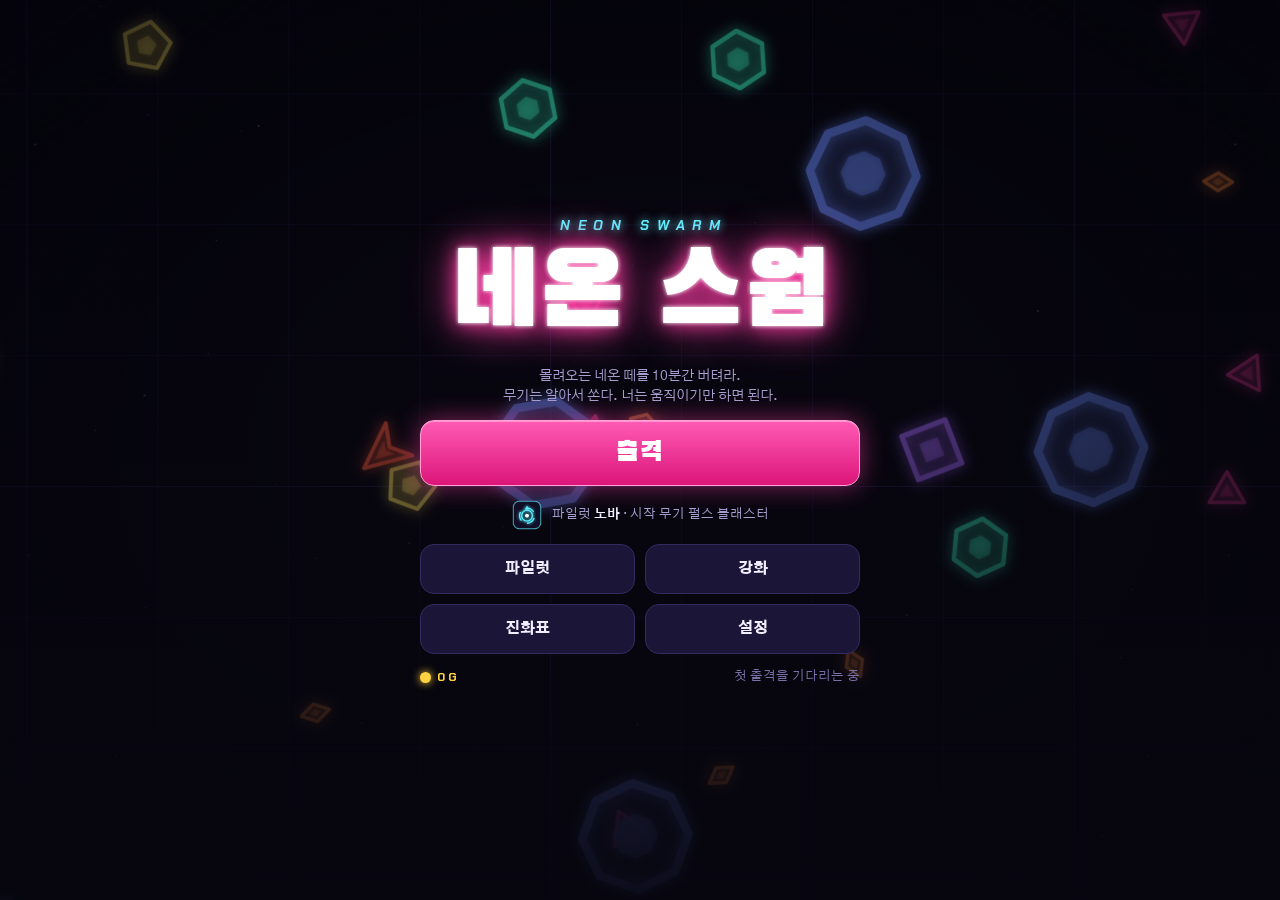
<file: neon-swarm/index.html>
<!doctype html>
<html lang="ko">
<head>
<meta charset="utf-8">
<meta name="viewport" content="width=device-width, initial-scale=1, maximum-scale=1, user-scalable=no, viewport-fit=cover">
<meta name="apple-mobile-web-app-capable" content="yes">
<meta name="mobile-web-app-capable" content="yes">
<meta name="apple-mobile-web-app-status-bar-style" content="black-translucent">
<meta name="apple-mobile-web-app-title" content="네온 스웜">
<meta name="theme-color" content="#07060f">
<link rel="apple-touch-icon" href="icon-180.png">
<link rel="icon" href="icon-192.png">
<link rel="manifest" href="manifest.webmanifest">
</head>
<body>
<!-- ARTIFACT:START -->
<title>네온 스웜</title>
<link rel="preconnect" href="https://fonts.googleapis.com">
<link rel="preconnect" href="https://fonts.gstatic.com" crossorigin>
<link rel="stylesheet" href="https://fonts.googleapis.com/css2?family=Black+Han+Sans&family=Chakra+Petch:ital,wght@0,500;0,700;1,700&family=Gothic+A1:wght@400;600;800&display=swap">
<style>
:root{--bg:#07060f;--ink:#f3eeff;--muted:#a79fcf;--dim:#7a70a8;--panel:#120e26;--panel2:#1b1537;--line:#342a62;--cyan:#5ef2ff;--pink:#ff3ea5;--gold:#ffd23f;--violet:#a66bff;--green:#3dffa2;--red:#ff4b6e;color-scheme:dark}
*{box-sizing:border-box}
[hidden]{display:none!important}
html,body{height:100%;margin:0;background:var(--bg);overflow:hidden}
body{position:fixed;inset:0;color:var(--ink);font:14px/1.45 "Gothic A1","Apple SD Gothic Neo","Noto Sans KR",system-ui,sans-serif;-webkit-user-select:none;user-select:none;-webkit-touch-callout:none;-webkit-tap-highlight-color:transparent;overscroll-behavior:none;-webkit-text-size-adjust:100%}
#game{position:fixed;inset:0;width:100%;height:100%;display:block;touch-action:none}
button{font:inherit;color:inherit;background:none;border:0;padding:0;margin:0;touch-action:manipulation;cursor:pointer;-webkit-appearance:none;appearance:none}
button:focus-visible{outline:2px solid var(--cyan);outline-offset:3px}
.num{font-family:"Chakra Petch",ui-monospace,Menlo,monospace;font-variant-numeric:tabular-nums}
.disp{font-family:"Black Han Sans","Apple SD Gothic Neo",sans-serif;font-weight:400}

/* HUD */
#hud{position:fixed;left:0;right:0;top:0;z-index:5;pointer-events:none;padding:calc(env(safe-area-inset-top,0px) + 8px) calc(env(safe-area-inset-right,0px) + 12px) 0 calc(env(safe-area-inset-left,0px) + 12px);display:flex;flex-direction:column;gap:6px}
.xp{position:relative;height:16px;border-radius:8px;background:#141029;border:1px solid #2c3f7a;overflow:hidden}
.xp i{position:absolute;inset:0;transform-origin:0 50%;transform:scaleX(0);background:linear-gradient(90deg,#3160ff,#5ef2ff);box-shadow:0 0 14px rgba(94,242,255,.8)}
.xp b{position:absolute;right:8px;top:0;bottom:0;display:flex;align-items:center;font:700 11px/1 "Chakra Petch",monospace;letter-spacing:.06em;text-shadow:0 1px 2px #000}
.row3{display:grid;grid-template-columns:1fr auto 1fr;align-items:start;gap:8px}
.slots{display:flex;flex-direction:column;gap:3px;min-width:0}
.slotrow{display:flex;gap:3px;flex-wrap:wrap}
.slot{position:relative;width:24px;height:24px;flex:none}
.slot img{width:100%;height:100%;display:block}
.slot span{position:absolute;right:-2px;bottom:-3px;font:700 9px/1 "Chakra Petch",monospace;background:#07060f;border-radius:3px;padding:1px 2px;color:#fff}
.timer{font:700 28px/1 "Chakra Petch",monospace;letter-spacing:.04em;text-shadow:0 0 14px rgba(94,242,255,.55);padding-top:2px}
.hr{justify-self:end;display:flex;align-items:flex-start;gap:8px}
.counts{display:flex;flex-direction:column;align-items:flex-end;gap:4px;font:700 13px/1 "Chakra Petch",monospace;padding-top:3px}
.counts span{display:flex;align-items:center;gap:4px}
.counts img{width:14px;height:14px}
#btnPause{pointer-events:auto;width:40px;height:40px;border-radius:12px;background:rgba(18,14,38,.85);border:1px solid var(--line);display:grid;place-items:center}
#btnPause::before{content:"";width:12px;height:14px;border-left:4px solid var(--ink);border-right:4px solid var(--ink)}
.boss{margin:2px auto 0;width:min(86%,420px);text-align:center}
.boss .bn{font:700 12px/1.2 "Gothic A1",sans-serif;letter-spacing:.18em;color:#ffc2d2;text-shadow:0 0 8px #ff3e6c}
.boss .bb{height:8px;border-radius:4px;background:#2a0f1c;border:1px solid #6d2040;overflow:hidden;margin-top:4px}
.boss .bb i{display:block;height:100%;transform-origin:0 50%;background:linear-gradient(90deg,#ff3e6c,#ffb13d);box-shadow:0 0 10px #ff3e6c}
#banner{position:fixed;left:0;right:0;top:36%;z-index:6;text-align:center;pointer-events:none;opacity:0;transform:scale(.92);transition:opacity .25s,transform .25s;padding-inline:16px}
#banner.on{opacity:1;transform:none}
#banner .t1{font:700 13px/1 "Chakra Petch",monospace;letter-spacing:.45em;color:var(--red);padding-left:.45em}
#banner .t2{font-size:36px;line-height:1.1;margin-top:8px;color:#fff;text-shadow:0 0 18px var(--cyan)}
#banner.warn .t2{color:#ff6b88;text-shadow:0 0 22px #ff1f55;animation:blink .45s steps(2) infinite}
#banner.gold .t2{color:var(--gold);text-shadow:0 0 22px #ffae00}
@keyframes blink{50%{opacity:.35}}
#hint{position:fixed;left:0;right:0;bottom:calc(env(safe-area-inset-bottom,0px) + 11%);z-index:6;text-align:center;pointer-events:none;font-weight:800;font-size:16px;color:#fff;text-shadow:0 0 12px var(--cyan),0 2px 3px #000;animation:hintPulse 1.6s ease-in-out infinite;padding-inline:16px}
#hint small{display:block;font-weight:600;font-size:13px;color:var(--muted);margin-top:4px}
@keyframes hintPulse{50%{opacity:.55}}

/* Screens */
.screen{position:fixed;inset:0;z-index:10;display:flex;overflow-y:auto;-webkit-overflow-scrolling:touch;padding:calc(env(safe-area-inset-top,0px) + 20px) calc(env(safe-area-inset-right,0px) + 16px) calc(env(safe-area-inset-bottom,0px) + 20px) calc(env(safe-area-inset-left,0px) + 16px);background:rgba(7,6,15,.8);touch-action:pan-y}
#menu{background:linear-gradient(180deg,rgba(7,6,15,.25),rgba(7,6,15,.55) 45%,rgba(7,6,15,.9))}
#levelup,#chest,#pause,#result,#settings{background:rgba(7,6,15,.88)}
#hud{transition:opacity .2s}
body.ov #hud{opacity:.1}
.inner{margin:auto;width:100%;max-width:440px;display:flex;flex-direction:column;gap:14px}
.logo{text-align:center;padding-block:4px}
.logo .en{font:italic 700 14px/1 "Chakra Petch",monospace;letter-spacing:.55em;color:var(--cyan);text-shadow:0 0 10px var(--cyan);padding-left:.55em}
.logo .ko{font-family:"Black Han Sans",sans-serif;font-size:clamp(52px,18.5vw,104px);white-space:nowrap;line-height:1;margin-top:12px;color:#fff;text-shadow:0 0 4px #fff,0 0 20px var(--pink),0 0 46px var(--pink);animation:flick 5s infinite}
@keyframes flick{0%,91%,95%,100%{opacity:1}92%,94%{opacity:.55}}
.tag{text-align:center;color:var(--muted);font-size:14px;margin:0;text-wrap:balance}
.btn{display:flex;align-items:center;justify-content:center;gap:8px;min-height:50px;padding:10px 16px;border-radius:14px;background:var(--panel2);border:1px solid var(--line);font-weight:800;font-size:15px;transition:transform .08s}
.btn:active{transform:scale(.97)}
.btn.primary{min-height:66px;font-family:"Black Han Sans",sans-serif;font-weight:400;font-size:27px;letter-spacing:.06em;background:linear-gradient(180deg,#ff5bb5,#dc1579);border-color:#ffa3d6;box-shadow:0 0 26px rgba(255,62,165,.5),inset 0 1px 0 rgba(255,255,255,.35);color:#fff}
.btn.cyan{background:linear-gradient(180deg,#48d9ff,#1b86d6);border-color:#a8f1ff;box-shadow:0 0 22px rgba(94,242,255,.4)}
.btn.danger{color:#ff9fb3;border-color:#5d2440}
.btn.chip{min-height:40px;font-size:13px;border-radius:999px}
.btn.chip[aria-pressed="true"]{border-color:var(--red);color:#ffb3c2;box-shadow:0 0 14px rgba(255,75,110,.35)}
.grid2{display:grid;grid-template-columns:1fr 1fr;gap:10px}
.pilot{display:flex;align-items:center;justify-content:center;gap:10px;color:var(--muted);font-size:13px}
.pilot img{width:30px;height:30px}
.pilot b{color:var(--ink)}
.meta{display:flex;justify-content:space-between;align-items:center;gap:8px;flex-wrap:wrap;font-size:12.5px;color:var(--dim)}
.gold{color:var(--gold);font-weight:700;display:inline-flex;align-items:center;gap:6px}
.gold::before{content:"";width:11px;height:11px;border-radius:50%;background:var(--gold);box-shadow:0 0 8px var(--gold)}
.topbar{display:grid;grid-template-columns:46px 1fr auto;align-items:center;gap:10px}
.back{min-height:46px;width:46px;padding:0;font-size:20px}
.h{margin:0;font-size:28px;font-weight:400;line-height:1.1}
.list{display:flex;flex-direction:column;gap:10px}
.item{display:grid;grid-template-columns:52px 1fr auto;gap:12px;align-items:center;padding:12px;border-radius:16px;background:var(--panel);border:1px solid var(--line)}
.item>img{width:52px;height:52px}
.item .nm{font-weight:800;font-size:15px}
.item .ds{font-size:12.5px;color:var(--muted);margin-top:2px}
.item .sw{display:flex;align-items:center;gap:6px;font-size:12px;color:var(--dim);margin-top:5px}
.item .sw img{width:18px;height:18px}
.item.sel{border-color:var(--cyan);box-shadow:0 0 16px rgba(94,242,255,.25)}
.pips{display:flex;gap:3px;margin-top:7px}
.pips i{width:14px;height:5px;border-radius:2px;background:#2a2350}
.pips i.on{background:var(--cyan);box-shadow:0 0 6px var(--cyan)}
.buy{min-width:86px;min-height:42px;border-radius:12px;padding:6px 10px;background:#281d4e;border:1px solid #5a47a0;font:700 13px/1.1 "Chakra Petch","Gothic A1",sans-serif;color:var(--gold)}
.buy[disabled]{opacity:.38}
.buy.on{color:var(--cyan);border-color:var(--cyan)}
.note{font-size:12.5px;color:var(--muted);text-align:center;margin:0;text-wrap:balance}
.recipe{display:grid;grid-template-columns:auto 1fr;gap:12px;align-items:center;padding:12px;border-radius:16px;background:var(--panel);border:1px solid var(--line)}
.recipe .eq{display:flex;align-items:center;gap:4px;font:700 14px/1 "Chakra Petch",monospace;color:var(--dim)}
.recipe .eq img{width:34px;height:34px}
.recipe .eq img.big{width:44px;height:44px}
.recipe .nm{font-weight:800;color:var(--gold)}
.recipe .ds{font-size:12px;color:var(--muted);margin-top:2px}
.tog{display:flex;justify-content:space-between;align-items:center;gap:12px;padding:14px;border-radius:14px;background:var(--panel);border:1px solid var(--line);font-weight:700;width:100%;text-align:left}
.tog i{flex:none;width:48px;height:28px;border-radius:14px;background:#2a2350;position:relative;transition:background .2s}
.tog i::after{content:"";position:absolute;top:3px;left:3px;width:22px;height:22px;border-radius:50%;background:#fff;transition:transform .2s}
.tog[aria-pressed="true"] i{background:var(--cyan)}
.tog[aria-pressed="true"] i::after{transform:translateX(20px)}
.tog em{font-style:normal;font:700 13px/1 "Chakra Petch","Gothic A1",sans-serif;color:var(--cyan)}

/* Level up */
.lvhead{text-align:center}
.lvtitle{font-size:44px;line-height:1;color:var(--gold);text-shadow:0 0 18px rgba(255,190,40,.75);animation:pop .35s cubic-bezier(.2,1.6,.4,1) both}
.lvnum{color:var(--muted);font-weight:700;margin-top:6px;letter-spacing:.12em}
@keyframes pop{from{transform:scale(.4);opacity:0}}
.cards{display:flex;flex-direction:column;gap:10px}
.card{display:grid;grid-template-columns:58px 1fr;gap:12px;align-items:center;text-align:left;padding:12px 14px;border-radius:16px;background:var(--panel);border:1px solid var(--line);animation:cardIn .3s both;width:100%}
.card:active{transform:scale(.98)}
.card img{width:58px;height:58px}
.card .nm{display:flex;align-items:center;flex-wrap:wrap;gap:6px 8px;font-weight:800;font-size:16px}
.badge{font:700 11px/1 "Chakra Petch",monospace;padding:4px 6px;border-radius:6px;background:#2a2150;color:var(--cyan);white-space:nowrap}
.badge.new{background:var(--pink);color:#fff}
.badge.evo{background:var(--gold);color:#241800}
.card .ds{color:#ddd6f7;font-size:13px;margin-top:4px}
.card .hint{color:var(--dim);font-size:11.5px;margin-top:4px}
.card .hint.ready{color:var(--gold)}
.card.evo{border-color:var(--gold);box-shadow:0 0 20px rgba(255,210,63,.35)}
.cards.lock .card{pointer-events:none}
@keyframes cardIn{from{transform:translateY(18px);opacity:0}}
.card:nth-child(2){animation-delay:.05s}.card:nth-child(3){animation-delay:.1s}.card:nth-child(4){animation-delay:.15s}

/* Chest */
.center{align-items:center;text-align:center}
.chestTitle{font-size:34px;color:var(--gold);text-shadow:0 0 18px rgba(255,190,40,.7)}
.chestStage{position:relative;width:200px;height:200px;display:grid;place-items:center;margin-inline:auto;transition:width .3s,height .3s}
.chestStage .rays{position:absolute;inset:-30px;border-radius:50%;background:repeating-conic-gradient(from 0deg,rgba(255,210,63,.28) 0 10deg,rgba(255,210,63,0) 10deg 30deg);-webkit-mask:radial-gradient(circle,#000 30%,transparent 70%);mask:radial-gradient(circle,#000 30%,transparent 70%);animation:spin 6s linear infinite;opacity:.5}
.chestStage img{position:relative;width:150px;height:150px;filter:drop-shadow(0 0 18px rgba(255,200,40,.8))}
.chestStage.closed img{animation:shake .5s ease-in-out infinite}
.chestStage.open .rays{opacity:1;animation-duration:2.5s}
.chestStage.open img{animation:burst .5s ease-out both}
.chestStage.open{width:150px;height:120px}
.chestStage.open img{width:96px;height:96px}
#chestList .card{padding:9px 12px;grid-template-columns:46px 1fr}
#chestList .card img{width:46px;height:46px}
#chestList .card .ds{margin-top:2px}
@keyframes spin{to{transform:rotate(360deg)}}
@keyframes shake{0%,100%{transform:rotate(0)}25%{transform:rotate(-6deg) scale(1.03)}75%{transform:rotate(6deg) scale(1.03)}}
@keyframes burst{0%{transform:scale(1)}40%{transform:scale(1.35)}100%{transform:scale(.8);opacity:.6}}
.tapnote{color:var(--muted);font-weight:700;animation:hintPulse 1.2s infinite}
#chestList{width:100%}

/* Result */
.rtitle{text-align:center;font-size:52px;line-height:1;color:#fff;text-shadow:0 0 22px var(--pink)}
.rtitle.win{color:var(--gold);text-shadow:0 0 24px #ffae00}
.rsub{text-align:center;color:var(--muted);font-size:13px;margin-top:-6px}
.stats{display:grid;grid-template-columns:1fr 1fr;gap:8px}
.stat{background:var(--panel);border:1px solid var(--line);border-radius:12px;padding:10px 12px}
.stat .k{font-size:11.5px;color:var(--muted);letter-spacing:.04em}
.stat .v{font:700 22px/1.25 "Chakra Petch",monospace}
.stat .v.gold{font-size:22px}
.stat .nb{font-size:11px;color:var(--gold);font-weight:800;margin-left:4px}
.wtab{display:flex;flex-direction:column;gap:6px}
.wrow{position:relative;display:grid;grid-template-columns:34px 1fr auto;gap:10px;align-items:center;padding:8px 10px;border-radius:12px;background:var(--panel);border:1px solid var(--line);overflow:hidden}
.wrow img{width:34px;height:34px;position:relative}
.wrow .bar{position:absolute;left:0;top:0;bottom:0;background:linear-gradient(90deg,rgba(94,242,255,.14),rgba(94,242,255,.04))}
.wrow>div{position:relative}
.wrow .nm{font-weight:800;font-size:13.5px}
.wrow .ds{font-size:11.5px;color:var(--muted)}
.wrow .dv{text-align:right;font:700 14px/1.2 "Chakra Petch",monospace}
.wrow .dv small{display:block;font-size:11px;color:var(--muted);font-weight:500}
.secl{font-size:12px;color:var(--dim);letter-spacing:.14em;margin:4px 0 -6px}
.build{display:flex;flex-wrap:wrap;gap:8px;justify-content:center}
.bi{display:flex;align-items:center;gap:6px;padding:6px 10px 6px 6px;border-radius:12px;background:var(--panel);border:1px solid var(--line);font-size:12.5px;font-weight:700}
.bi img{width:28px;height:28px}
.bi span{color:var(--muted);font-weight:600}
@media (prefers-reduced-motion:reduce){*,*::before,*::after{animation-duration:.01s!important;animation-iteration-count:1!important;transition-duration:.01s!important}}
</style>

<canvas id="game" aria-label="네온 스웜 게임 화면"></canvas>

<div id="hud" hidden>
  <div class="xp"><i id="xpFill"></i><b id="lvEl">Lv 1</b></div>
  <div class="row3">
    <div class="slots"><div class="slotrow" id="wSlots"></div><div class="slotrow" id="pSlots"></div></div>
    <div class="timer num" id="timerEl">00:00</div>
    <div class="hr">
      <div class="counts"><span><img id="icKill" alt="처치"><b id="killsEl">0</b></span><span><img id="icGold" alt="골드"><b id="goldEl">0</b></span></div>
      <button id="btnPause" aria-label="일시정지"></button>
    </div>
  </div>
  <div class="boss" id="bossBar" hidden><div class="bn" id="bossName"></div><div class="bb"><i id="bossFill"></i></div></div>
</div>
<div id="banner"><div class="t1"></div><div class="t2 disp"></div></div>
<div id="hint" hidden>화면 아무 곳이나 누른 채 끌어서 이동<small>공격은 자동 · 떨어진 보석을 모아 레벨업</small></div>

<section id="menu" class="screen">
  <div class="inner">
    <div class="logo"><div class="en">NEON SWARM</div><div class="ko">네온 스웜</div></div>
    <p class="tag">몰려오는 네온 떼를 10분간 버텨라.<br>무기는 알아서 쏜다. 너는 움직이기만 하면 된다.</p>
    <button class="btn primary" id="btnStart">출격</button>
    <div class="pilot" id="pilotLine"></div>
    <div class="grid2">
      <button class="btn" id="btnChars">파일럿</button>
      <button class="btn" id="btnShop">강화</button>
      <button class="btn" id="btnCodex">진화표</button>
      <button class="btn" id="btnSettings">설정</button>
    </div>
    <button class="btn chip" id="btnHard" aria-pressed="false" hidden></button>
    <div class="meta"><span class="gold num" id="menuGold"></span><span id="menuBest"></span></div>
  </div>
</section>

<section id="chars" class="screen" hidden>
  <div class="inner">
    <div class="topbar"><button class="btn back" data-back aria-label="뒤로">←</button><h2 class="h disp">파일럿</h2><span class="gold num" data-gold></span></div>
    <p class="note">파일럿마다 시작 무기와 특성이 다릅니다. 골드로 해금하세요.</p>
    <div class="list" id="charList"></div>
  </div>
</section>

<section id="shop" class="screen" hidden>
  <div class="inner">
    <div class="topbar"><button class="btn back" data-back aria-label="뒤로">←</button><h2 class="h disp">영구 강화</h2><span class="gold num" data-gold></span></div>
    <p class="note">모든 출격에 적용됩니다. 골드는 적 처치·생존 시간·보스 격파로 모입니다.</p>
    <div class="list" id="shopList"></div>
    <button class="btn danger" id="btnRefund">강화 초기화 (골드 전액 환불)</button>
  </div>
</section>

<section id="codex" class="screen" hidden>
  <div class="inner">
    <div class="topbar"><button class="btn back" data-back aria-label="뒤로">←</button><h2 class="h disp">진화표</h2><span></span></div>
    <p class="note">무기를 최대 레벨(Lv 6)까지 올리고 짝이 되는 장비를 가진 상태로 엘리트·보스가 떨어뜨린 보물 상자를 열면 진화합니다.</p>
    <div class="list" id="codexList"></div>
  </div>
</section>

<section id="settings" class="screen" hidden>
  <div class="inner">
    <div class="topbar"><button class="btn back" data-back aria-label="뒤로">←</button><h2 class="h disp">설정</h2><span></span></div>
    <div class="list" id="setList"></div>
    <p class="note">아이폰에서 소리가 안 나면 측면 무음 스위치를 확인하세요.</p>
  </div>
</section>

<section id="levelup" class="screen" hidden>
  <div class="inner">
    <div class="lvhead"><div class="lvtitle disp">레벨 업!</div><div class="lvnum num" id="lvNum"></div></div>
    <div class="cards" id="cards"></div>
    <button class="btn" id="btnReroll">다시 뽑기</button>
  </div>
</section>

<section id="chest" class="screen" hidden>
  <div class="inner center">
    <div class="chestTitle disp">보물 상자</div>
    <button class="chestStage closed" id="chestStage" aria-label="상자 열기"><span class="rays"></span><img id="chestImg" alt=""></button>
    <div class="tapnote" id="chestTap">상자를 눌러 열기</div>
    <div class="cards" id="chestList"></div>
    <button class="btn primary" id="chestBtn" hidden style="width:100%">계속</button>
  </div>
</section>

<section id="pause" class="screen" hidden>
  <div class="inner">
    <h2 class="h disp" style="text-align:center">일시정지</h2>
    <div class="stats" id="pauseStats"></div>
    <div class="secl">현재 장비</div>
    <div class="build" id="pauseBuild"></div>
    <button class="btn primary" id="btnResume">계속하기</button>
    <div class="grid2"><button class="btn" id="btnPSettings">설정</button><button class="btn danger" id="btnGiveUp">포기하기</button></div>
  </div>
</section>

<section id="result" class="screen" hidden>
  <div class="inner">
    <div class="rtitle disp" id="rTitle">격추됨</div>
    <div class="rsub" id="rSub"></div>
    <div class="stats" id="rStats"></div>
    <div class="secl">무기별 피해량</div>
    <div class="wtab" id="rWeapons"></div>
    <button class="btn cyan" id="btnEndless" hidden>무한 모드로 계속</button>
    <button class="btn primary" id="btnRetry">다시 출격</button>
    <button class="btn" id="btnToMenu">메뉴로</button>
  </div>
</section>

<script>
(() => {
'use strict';
// ================= utils =================
const $ = s => document.querySelector(s);
const TAU = Math.PI * 2;
const rand = (a, b) => b === undefined ? Math.random() * a : a + Math.random() * (b - a);
const clamp = (v, a, b) => v < a ? a : v > b ? b : v;
const pick = a => a[(Math.random() * a.length) | 0];
const angDiff = (a, b) => { let d = (a - b) % TAU; if (d > Math.PI) d -= TAU; if (d < -Math.PI) d += TAU; return d; };
const fmtTime = t => { t = Math.max(0, t); const m = Math.floor(t / 60), s = Math.floor(t % 60); return String(m).padStart(2, '0') + ':' + String(s).padStart(2, '0'); };
const fmtN = n => Math.round(n).toLocaleString('ko-KR');
function hexA(h, a) { const n = parseInt(h.slice(1), 16); return 'rgba(' + (n >> 16 & 255) + ',' + (n >> 8 & 255) + ',' + (n & 255) + ',' + a + ')'; }
function interp(tb, x) { if (x <= tb[0][0]) return tb[0][1]; for (let i = 1; i < tb.length; i++) { if (x <= tb[i][0]) { const a = tb[i - 1], b = tb[i]; return a[1] + (b[1] - a[1]) * (x - a[0]) / (b[0] - a[0]); } } return tb[tb.length - 1][1]; }
function tableAt(tb, x) { let r = tb[0][1]; for (const [k, v] of tb) if (x >= k) r = v; return r; }
function wpick(w) { let s = 0; for (const k in w) s += w[k]; let r = Math.random() * s; for (const k in w) { r -= w[k]; if (r <= 0) return k; } return Object.keys(w)[0]; }
function makeCanvas(w, h) { const c = document.createElement('canvas'); c.width = Math.max(1, Math.ceil(w)); c.height = Math.max(1, Math.ceil(h)); return c; }
function rrect(g, x, y, w, h, r) { g.beginPath(); g.moveTo(x + r, y); g.arcTo(x + w, y, x + w, y + h, r); g.arcTo(x + w, y + h, x, y + h, r); g.arcTo(x, y + h, x, y, r); g.arcTo(x, y, x + w, y, r); g.closePath(); }
function compact(arr) { let j = 0; for (let i = 0; i < arr.length; i++) { const o = arr[i]; if (!o.dead) arr[j++] = o; } arr.length = j; }

// ================= save =================
const Store = {
  get(k, d) { try { const v = localStorage.getItem('neonswarm.' + k); return v == null ? d : JSON.parse(v); } catch (e) { return d; } },
  set(k, v) { try { localStorage.setItem('neonswarm.' + k, JSON.stringify(v)); } catch (e) { /* storage blocked */ } }
};
const save = Object.assign({ gold: 0, meta: {}, chars: { nova: true }, char: 'nova', best: { time: 0, kills: 0, level: 0 }, clears: 0, hard: false, runs: 0 }, Store.get('save', {}));
const settings = Object.assign({ sfx: true, music: true, dmgNums: true, shake: true, quality: 'auto' }, Store.get('settings', {}));
function persist() { Store.set('save', save); Store.set('settings', settings); }

// ================= data =================
const PASSIVES = {
  power:    { name: '파워 코어', color: '#ff4b6e', max: 5, desc: '모든 피해 +10%', apply: (s, l) => { s.might += 0.10 * l; } },
  coolant:  { name: '냉각기',   color: '#7fe7ff', max: 5, desc: '무기 쿨다운 -8%', apply: (s, l) => { s.cd *= Math.pow(0.92, l); } },
  amp:      { name: '증폭기',   color: '#b58cff', max: 5, desc: '효과 범위 +10%', apply: (s, l) => { s.area += 0.10 * l; } },
  dup:      { name: '복제기',   color: '#ffd23f', max: 2, desc: '모든 무기 투사체 수 +1', apply: (s, l) => { s.amount += l; } },
  thruster: { name: '추진기',   color: '#5effb1', max: 5, desc: '이동 속도 +8%', apply: (s, l) => { s.move += 0.08 * l; } },
  magnet:   { name: '자석',     color: '#ff8a3d', max: 5, desc: '아이템 획득 범위 +25%', apply: (s, l) => { s.magnet += 0.25 * l; } },
  armor:    { name: '장갑',     color: '#9fb3ff', max: 5, desc: '방어 +1 · 최대 체력 +15 · 초당 회복 +0.15', apply: (s, l) => { s.armor += l; s.maxHp += 15 * l; s.regen += 0.15 * l; } },
  accel:    { name: '가속기',   color: '#5ef2ff', max: 5, desc: '투사체 속도·지속 시간 +10%', apply: (s, l) => { s.pspd += 0.1 * l; s.dur += 0.1 * l; } },
  clover:   { name: '클로버',   color: '#7dff6b', max: 5, desc: '치명타 확률 +4% · 행운 +10%', apply: (s, l) => { s.crit += 0.04 * l; s.luck += 0.1 * l; } },
};
const WEAPONS = {
  blaster: { name: '펄스 블래스터', color: '#5ef2ff', desc: '가장 가까운 적을 자동 조준해 사격',
    base: { dmg: 12, cd: 0.85, n: 1, pierce: 0, spd: 470, size: 5 },
    lv: [{ n: 1, t: '투사체 +1' }, { dmg: 6, t: '피해 +6' }, { n: 1, t: '투사체 +1' }, { pierce: 1, cd: -0.1, t: '관통 +1 · 쿨다운 -0.1초' }, { dmg: 8, n: 1, t: '피해 +8 · 투사체 +1' }],
    evo: { name: '하이퍼 블래스터', with: 'coolant', desc: '쉬지 않고 쏟아지는 관통 광탄', base: { dmg: 24, cd: 0.14, n: 1, pierce: 2, spd: 650, size: 6 } } },
  orbit: { name: '궤도 구체', color: '#ff7ad9', desc: '주위를 도는 구체가 닿는 적을 타격',
    base: { dmg: 16, n: 2, rad: 60, spd: 3.2, size: 10 },
    lv: [{ n: 1, t: '구체 +1' }, { dmg: 7, t: '피해 +7' }, { rad: 16, size: 2, t: '궤도 반경·구체 크기 증가' }, { n: 1, t: '구체 +1' }, { dmg: 12, spd: 0.8, t: '피해 +12 · 회전 가속' }],
    evo: { name: '은하 고리', with: 'amp', desc: '두 겹의 고리가 서로 반대로 회전', base: { dmg: 42, n: 5, rad: 72, spd: 3.6, size: 13 } } },
  lightning: { name: '연쇄 번개', color: '#ffe45e', desc: '화면 안의 무작위 적에게 낙뢰',
    base: { dmg: 22, cd: 1.7, n: 2, area: 26 },
    lv: [{ n: 1, t: '낙뢰 +1' }, { dmg: 10, t: '피해 +10' }, { area: 10, t: '타격 범위 증가' }, { n: 1, t: '낙뢰 +1' }, { dmg: 14, cd: -0.25, t: '피해 +14 · 쿨다운 -0.25초' }],
    evo: { name: '뇌신의 폭풍', with: 'dup', desc: '낙뢰가 주변 적에게 연쇄로 튄다', base: { dmg: 48, cd: 0.9, n: 4, area: 40, chain: 4 } } },
  aura: { name: '역장', color: '#7dff6b', desc: '주변 적에게 지속 피해와 밀쳐내기',
    base: { dmg: 10, tick: 0.38, rad: 58, knock: 22 },
    lv: [{ rad: 10, t: '범위 증가' }, { dmg: 5, t: '피해 +5' }, { rad: 10, t: '범위 증가' }, { dmg: 5, tick: -0.07, t: '피해 +5 · 타격 간격 단축' }, { rad: 14, dmg: 6, t: '범위 증가 · 피해 +6' }],
    evo: { name: '사건의 지평선', with: 'armor', desc: '안에 든 적을 45% 둔화, 타격 시 체력 회복', base: { dmg: 34, tick: 0.28, rad: 115, knock: 0, slow: 0.45, heal: 0.5 } } },
  glaive: { name: '플라즈마 부메랑', color: '#ff8a3d', desc: '진행 방향으로 던졌다 돌아오는 관통 칼날',
    base: { dmg: 16, cd: 1.5, n: 1, range: 170, size: 10, dur: 1.1 },
    lv: [{ dmg: 7, t: '피해 +7' }, { n: 1, t: '칼날 +1' }, { size: 4, range: 30, t: '크기·사거리 증가' }, { n: 1, t: '칼날 +1' }, { dmg: 10, cd: -0.25, t: '피해 +10 · 쿨다운 -0.25초' }],
    evo: { name: '회오리 칼날', with: 'thruster', desc: '사방으로 소용돌이치며 휘몰아치는 칼날', base: { dmg: 36, cd: 1.3, n: 6, range: 230, size: 15, dur: 1.4, spiral: 1 } } },
  missile: { name: '유도 미사일', color: '#ff4b6e', desc: '적을 추적해 폭발하는 미사일',
    base: { dmg: 24, cd: 2.1, n: 1, blast: 38, spd: 280 },
    lv: [{ n: 1, t: '미사일 +1' }, { dmg: 10, t: '피해 +10' }, { blast: 12, t: '폭발 범위 증가' }, { n: 1, t: '미사일 +1' }, { dmg: 14, cd: -0.3, t: '피해 +14 · 쿨다운 -0.3초' }],
    evo: { name: '전술 핵', with: 'power', desc: '화면을 뒤흔드는 초대형 폭발', base: { dmg: 90, cd: 2.2, n: 2, blast: 105, spd: 300, nuke: 1 } } },
  laser: { name: '프리즘 레이저', color: '#b58cff', desc: '일직선의 모든 적을 꿰뚫는 광선',
    base: { dmg: 30, cd: 2.0, n: 1, width: 10, len: 380 },
    lv: [{ dmg: 12, t: '피해 +12' }, { width: 6, t: '광선 두께 증가' }, { n: 1, t: '광선 +1' }, { dmg: 15, cd: -0.3, t: '피해 +15 · 쿨다운 -0.3초' }, { n: 1, width: 6, t: '광선 +1 · 두께 증가' }],
    evo: { name: '프리즘 캐논', with: 'accel', desc: '회전하는 광선이 끊임없이 주변을 휩쓴다', base: { dmg: 16, cd: 0.14, n: 3, width: 18, len: 420, spin: 1.6 } } },
  mine: { name: '플라즈마 지뢰', color: '#3dffc8', desc: '지나간 자리에 지뢰를 설치',
    base: { dmg: 34, cd: 1.4, n: 1, max: 5, blast: 50 },
    lv: [{ dmg: 12, t: '피해 +12' }, { max: 2, cd: -0.2, t: '최대 개수 +2 · 쿨다운 -0.2초' }, { blast: 14, t: '폭발 범위 증가' }, { dmg: 16, t: '피해 +16' }, { max: 3, blast: 10, t: '최대 개수 +3 · 범위 증가' }],
    evo: { name: '중력 지뢰', with: 'magnet', desc: '주변 적을 빨아들인 뒤 폭발', base: { dmg: 80, cd: 1.1, n: 1, max: 10, blast: 95, grav: 1 } } },
};
const ETYPES = {
  drone:    { shape: 'tri',     color: '#ff3ea5', r: 10, hp: 8,   spd: 64, dmg: 8,  xp: 1,  mass: 1, face: 1 },
  swarm:    { shape: 'diamond', color: '#ff8a3d', r: 7,  hp: 4,   spd: 96, dmg: 5,  xp: 1,  mass: 0.6, face: 1 },
  brute:    { shape: 'square',  color: '#a66bff', r: 16, hp: 44,  spd: 44, dmg: 14, xp: 4,  mass: 3 },
  shooter:  { shape: 'pent',    color: '#ffe45e', r: 12, hp: 22,  spd: 56, dmg: 8,  xp: 3,  mass: 1.2, ai: 'ranged' },
  dasher:   { shape: 'chevron', color: '#ff5a3d', r: 12, hp: 26,  spd: 52, dmg: 12, xp: 3,  mass: 1.2, ai: 'dash', face: 1 },
  splitter: { shape: 'hex',     color: '#3dffc8', r: 14, hp: 32,  spd: 50, dmg: 10, xp: 2,  mass: 1.5, split: 3 },
  mini:     { shape: 'hex',     color: '#3dffc8', r: 7,  hp: 7,   spd: 88, dmg: 5,  xp: 1,  mass: 0.5 },
  titan:    { shape: 'oct',     color: '#6b8bff', r: 26, hp: 280, spd: 34, dmg: 18, xp: 16, mass: 8 },
  guardian: { shape: 'oct',  color: '#ffb13d', r: 42, hp: 900,   spd: 50, dmg: 18, xp: 0, mass: 50, ai: 'boss', boss: 1, name: '가디언' },
  hexcore:  { shape: 'hex',  color: '#ff3e6c', r: 50, hp: 4200,  spd: 56, dmg: 24, xp: 0, mass: 70, ai: 'boss', boss: 1, name: '헥사 코어' },
  queen:    { shape: 'star', color: '#c86bff', r: 58, hp: 11000, spd: 62, dmg: 30, xp: 0, mass: 90, ai: 'boss', boss: 1, name: '보이드 퀸' },
};
const CHARS = [
  { id: 'nova',  name: '노바',   color: '#5ef2ff', weapon: 'blaster',   cost: 0,    trait: '균형형 · 특성 없음', mods: {} },
  { id: 'luna',  name: '루나',   color: '#ff7ad9', weapon: 'orbit',     cost: 600,  trait: '효과 범위 +15%', mods: { area: 0.15 } },
  { id: 'volt',  name: '볼트',   color: '#ffe45e', weapon: 'lightning', cost: 900,  trait: '쿨다운 -10% · 최대 체력 -15', mods: { cd: -0.10, maxHp: -15 } },
  { id: 'titan', name: '타이탄', color: '#7dff6b', weapon: 'aura',      cost: 900,  trait: '최대 체력 +40 · 방어 +1 · 이동 -8%', mods: { maxHp: 40, armor: 1, move: -0.08 } },
  { id: 'rook',  name: '루크',   color: '#ff8a3d', weapon: 'missile',   cost: 1300, trait: '투사체 +1 · 이동 -5%', mods: { amount: 1, move: -0.05 } },
  { id: 'zero',  name: '제로',   color: '#ff4b6e', weapon: 'laser',     cost: 1600, trait: '공격력 +20% · 최대 체력 -20', mods: { might: 0.2, maxHp: -20 } },
];
const META = [
  { id: 'hp',     name: '강화 선체',   desc: '최대 체력 +12',        max: 5, cost: 80,   g: 'heal',     c: '#3dffa2' },
  { id: 'might',  name: '화력 증강',   desc: '모든 피해 +6%',        max: 5, cost: 120,  g: 'power',    c: '#ff4b6e' },
  { id: 'armor',  name: '복합 장갑',   desc: '방어 +1',              max: 3, cost: 220,  g: 'armor',    c: '#9fb3ff' },
  { id: 'cd',     name: '오버클럭',    desc: '쿨다운 -3%',           max: 3, cost: 240,  g: 'coolant',  c: '#7fe7ff' },
  { id: 'move',   name: '부스터',      desc: '이동 속도 +5%',        max: 3, cost: 120,  g: 'thruster', c: '#5effb1' },
  { id: 'magnet', name: '수집 장치',   desc: '획득 범위 +20%',       max: 3, cost: 90,   g: 'magnet',   c: '#ff8a3d' },
  { id: 'growth', name: '학습 칩',     desc: '경험치 획득 +6%',      max: 5, cost: 140,  g: 'accel',    c: '#5ef2ff' },
  { id: 'greed',  name: '현상금 계약', desc: '골드 획득 +12%',       max: 5, cost: 100,  g: 'coin',     c: '#ffd23f' },
  { id: 'reroll', name: '재추첨권',    desc: '레벨업 다시 뽑기 +1회', max: 3, cost: 180,  g: 'dup',      c: '#ffd23f' },
  { id: 'revive', name: '비상 재가동', desc: '쓰러지면 1회 부활',    max: 1, cost: 1200, g: 'clover',   c: '#7dff6b' },
];
const EVENTS = [
  { t: 45, type: 'elite', et: 'drone' },
  { t: 90, type: 'ring', et: 'swarm', n: 28 },
  { t: 115, type: 'elite', et: 'brute' },
  { t: 180, type: 'boss', et: 'guardian' },
  { t: 240, type: 'stream', et: 'swarm', n: 40 },
  { t: 270, type: 'elite', et: 'shooter' },
  { t: 315, type: 'ring', et: 'drone', n: 36 },
  { t: 345, type: 'elite', et: 'dasher' },
  { t: 390, type: 'boss', et: 'hexcore' },
  { t: 450, type: 'stream', et: 'swarm', n: 60 },
  { t: 470, type: 'elite', et: 'splitter' },
  { t: 510, type: 'ring', et: 'brute', n: 22 },
  { t: 540, type: 'elite', et: 'titan' },
  { t: 570, type: 'stream', et: 'mini', n: 70 },
  { t: 600, type: 'boss', et: 'queen', final: true },
];
const SPAWN_TABLE = [
  [0, { drone: 10 }],
  [0.8, { drone: 8, swarm: 3 }],
  [2, { drone: 6, swarm: 4, brute: 2 }],
  [3.3, { drone: 5, swarm: 4, brute: 2, shooter: 2 }],
  [4.3, { drone: 4, swarm: 4, brute: 3, shooter: 2, dasher: 2 }],
  [5.3, { drone: 3, swarm: 4, brute: 3, shooter: 2, dasher: 2, splitter: 3 }],
  [7, { drone: 2, swarm: 4, brute: 3, shooter: 3, dasher: 3, splitter: 3, titan: 1 }],
  [8.5, { drone: 2, swarm: 5, brute: 4, shooter: 3, dasher: 3, splitter: 3, titan: 2 }],
];
const TARGET = [[0, 14], [1, 38], [2, 60], [3, 80], [4, 105], [5, 130], [6, 155], [7, 185], [8, 215], [9, 245], [10, 255], [12, 300], [15, 360], [20, 420]];
const SPAWN_RATE = [[0, 1.6], [1, 3], [2, 4.2], [3, 5.2], [5, 7.5], [7, 10], [10, 13], [15, 20], [20, 26]];
const GEMS = [{ max: 2, c: '#4da3ff', r: 5 }, { max: 9, c: '#3dffa2', r: 6 }, { max: 29, c: '#ff4d7a', r: 7 }, { max: 1e9, c: '#ffd23f', r: 9 }];
const gemTier = v => { for (let i = 0; i < GEMS.length; i++) if (v <= GEMS[i].max) return i; return 3; };
const PKCOL = { heal: '#3dffa2', coin: '#ffd23f', bomb: '#ff4b6e', freeze: '#9ff3ff', magnet: '#ff8a3d', chest: '#ffd23f' };
const BOSS_SEQ = {
  guardian: [{ p: 'chase', dur: 3 }, { p: 'ring', cnt: 2, n: 14 }, { p: 'chase', dur: 2.5 }, { p: 'summon', et: 'drone', n: 6 }, { p: 'aimed', cnt: 2 }],
  hexcore: [{ p: 'chase', dur: 2.2 }, { p: 'ring', cnt: 3, n: 18 }, { p: 'dash', cnt: 2 }, { p: 'summon', et: 'swarm', n: 12 }, { p: 'chase', dur: 2 }, { p: 'aimed', cnt: 3 }],
  queen: [{ p: 'chase', dur: 2 }, { p: 'spiral', dur: 3.2, n: 5 }, { p: 'summonRing', et: 'drone', n: 18 }, { p: 'aimed', cnt: 4 }, { p: 'dash', cnt: 3 }, { p: 'spiral', dur: 3.2, n: 4 }],
};

// ================= audio =================
const AU = (() => {
  let ctx = null, master, sfxBus, musBus, noiseBuf;
  const last = {};
  function init() {
    if (ctx) { if (ctx.state !== 'running') { try { ctx.resume(); } catch (e) { /* ignore */ } } return; }
    const AC = window.AudioContext || window.webkitAudioContext; if (!AC) return;
    try { ctx = new AC(); } catch (e) { ctx = null; return; }
    const comp = ctx.createDynamicsCompressor(); comp.threshold.value = -14; comp.ratio.value = 5;
    master = ctx.createGain(); master.gain.value = 0.9; master.connect(comp); comp.connect(ctx.destination);
    sfxBus = ctx.createGain(); sfxBus.connect(master);
    musBus = ctx.createGain(); musBus.connect(master);
    apply();
    noiseBuf = ctx.createBuffer(1, ctx.sampleRate, ctx.sampleRate);
    const d = noiseBuf.getChannelData(0); for (let i = 0; i < d.length; i++) d[i] = Math.random() * 2 - 1;
    const b = ctx.createBufferSource(); b.buffer = ctx.createBuffer(1, 1, 22050); b.connect(ctx.destination); b.start(0);
  }
  function apply() { if (!ctx) return; sfxBus.gain.value = settings.sfx ? 0.55 : 0; musBus.gain.value = settings.music ? 0.3 : 0; }
  function lim(k, ms) { const now = performance.now(); if (last[k] && now - last[k] < ms) return false; last[k] = now; return true; }
  function tone(o) {
    if (!ctx || ctx.state !== 'running') return;
    const bus = o.mus ? musBus : sfxBus; if (!o.mus && !settings.sfx) return;
    const t0 = o.t !== undefined ? o.t : ctx.currentTime + (o.delay || 0);
    const osc = ctx.createOscillator(), g = ctx.createGain();
    osc.type = o.type || 'square';
    osc.frequency.setValueAtTime(o.f, t0);
    if (o.f2) osc.frequency.exponentialRampToValueAtTime(Math.max(20, o.f2), t0 + o.dur);
    if (o.det) osc.detune.value = o.det;
    const v = o.vol || 0.1, at = o.at || 0.005;
    g.gain.setValueAtTime(0.0001, t0); g.gain.exponentialRampToValueAtTime(v, t0 + at); g.gain.exponentialRampToValueAtTime(0.0001, t0 + o.dur);
    let node = osc;
    if (o.lp) { const f = ctx.createBiquadFilter(); f.type = 'lowpass'; f.frequency.value = o.lp; osc.connect(f); node = f; }
    node.connect(g); g.connect(bus);
    osc.start(t0); osc.stop(t0 + o.dur + 0.03);
  }
  function noise(o) {
    if (!ctx || ctx.state !== 'running') return;
    if (!o.mus && !settings.sfx) return;
    const t0 = o.t !== undefined ? o.t : ctx.currentTime + (o.delay || 0);
    const src = ctx.createBufferSource(); src.buffer = noiseBuf;
    const fl = ctx.createBiquadFilter(); fl.type = o.type || 'lowpass'; fl.frequency.setValueAtTime(o.f || 2000, t0);
    if (o.f2) fl.frequency.exponentialRampToValueAtTime(o.f2, t0 + o.dur);
    fl.Q.value = o.q || 1;
    const g = ctx.createGain(); g.gain.setValueAtTime(o.vol || 0.2, t0); g.gain.exponentialRampToValueAtTime(0.0001, t0 + o.dur);
    src.connect(fl); fl.connect(g); g.connect(o.mus ? musBus : sfxBus);
    src.start(t0, Math.random() * 0.5); src.stop(t0 + o.dur + 0.03);
  }
  let gemStep = 0, gemLast = 0;
  const semis = s => Math.pow(2, s / 12);
  const sfx = {
    shoot() { if (lim('sh', 75)) tone({ type: 'square', f: 1100, f2: 520, dur: .06, vol: .03 }); },
    hit() { if (lim('hit', 55)) noise({ dur: .045, vol: .06, f: 2600, type: 'bandpass', q: 1.5 }); },
    kill() { if (lim('kill', 45)) tone({ type: 'triangle', f: 420, f2: 90, dur: .1, vol: .07 }); },
    gem() { const now = performance.now(); if (now - gemLast > 450) gemStep = 0; gemLast = now; if (!lim('gem', 38)) return; const sc = [0, 2, 4, 7, 9]; const i = Math.min(gemStep++, 14); tone({ type: 'sine', f: 440 * semis(sc[i % 5] + 12 * Math.floor(i / 5)), dur: .07, vol: .05 }); },
    levelup() { [0, 4, 7, 12].forEach((s, i) => tone({ type: 'square', f: 523.25 * semis(s), dur: .16, vol: .06, delay: i * .07 })); tone({ type: 'triangle', f: 1046.5, dur: .5, vol: .06, delay: .28 }); },
    pick() { tone({ type: 'triangle', f: 660, f2: 1320, dur: .12, vol: .08 }); },
    hurt() { tone({ type: 'sawtooth', f: 180, f2: 60, dur: .18, vol: .1 }); noise({ dur: .12, vol: .1, f: 800 }); },
    zap() { if (lim('zap', 90)) { noise({ dur: .18, vol: .1, f: 5000, f2: 600, type: 'bandpass', q: 3 }); tone({ type: 'sawtooth', f: 1400, f2: 200, dur: .12, vol: .035 }); } },
    boom(big) { if (!lim(big ? 'bb' : 'b', big ? 90 : 70)) return; noise({ dur: big ? .6 : .26, vol: big ? .32 : .14, f: big ? 900 : 1500, f2: 80 }); tone({ type: 'sine', f: big ? 110 : 160, f2: 35, dur: big ? .5 : .22, vol: big ? .28 : .12 }); },
    laser() { if (lim('las', 80)) tone({ type: 'sawtooth', f: 320, f2: 1600, dur: .18, vol: .045 }); },
    launch() { if (lim('lau', 110)) noise({ dur: .2, vol: .06, f: 600, f2: 2400, type: 'bandpass', q: 2 }); },
    whoosh() { if (lim('wh', 100)) tone({ type: 'triangle', f: 300, f2: 700, dur: .12, vol: .045 }); },
    coin() { if (lim('coin', 60)) { tone({ type: 'square', f: 1318, dur: .05, vol: .035 }); tone({ type: 'square', f: 1760, dur: .12, vol: .035, delay: .05 }); } },
    heal() { [0, 4, 7].forEach((s, i) => tone({ type: 'sine', f: 660 * semis(s), dur: .2, vol: .07, delay: i * .06 })); },
    magnet() { tone({ type: 'sine', f: 200, f2: 1200, dur: .5, vol: .08 }); },
    freeze() { noise({ dur: .5, vol: .12, f: 6000, f2: 2000, type: 'highpass' }); tone({ type: 'sine', f: 1800, f2: 900, dur: .4, vol: .05 }); },
    siren() { for (let i = 0; i < 3; i++) { tone({ type: 'sawtooth', f: 440, f2: 880, dur: .45, vol: .05, delay: i * .9, lp: 2200 }); tone({ type: 'sawtooth', f: 880, f2: 440, dur: .45, vol: .05, delay: i * .9 + .45, lp: 2200 }); } },
    bossShot() { if (lim('bs', 120)) tone({ type: 'square', f: 240, f2: 120, dur: .12, vol: .05 }); },
    charge() { tone({ type: 'sawtooth', f: 90, f2: 400, dur: .7, vol: .06, lp: 1200 }); },
    dash() { noise({ dur: .35, vol: .12, f: 400, f2: 3000, type: 'bandpass', q: 1 }); },
    bossDie() { noise({ dur: 1.4, vol: .4, f: 1200, f2: 60 }); tone({ type: 'sine', f: 90, f2: 30, dur: 1.2, vol: .32 }); [0, 3, 7, 12].forEach((s, i) => tone({ type: 'square', f: 392 * semis(s), dur: .3, vol: .05, delay: .5 + i * .1 })); },
    chest() { tone({ type: 'triangle', f: 392, dur: .12, vol: .07 }); tone({ type: 'triangle', f: 523, dur: .15, vol: .07, delay: .1 }); },
    chestOpen() { [0, 4, 7, 11, 12, 16, 19, 24].forEach((s, i) => tone({ type: 'square', f: 392 * semis(s), dur: .14, vol: .045, delay: i * .05 })); noise({ dur: .5, vol: .08, f: 5000, type: 'highpass' }); },
    evolve() { [0, 7, 12, 16, 19, 24].forEach((s, i) => tone({ type: 'sawtooth', f: 261.6 * semis(s), dur: .3, vol: .045, delay: .35 + i * .08, lp: 3500 })); },
    death() { tone({ type: 'sawtooth', f: 400, f2: 40, dur: 1.1, vol: .14 }); noise({ dur: 1, vol: .28, f: 1500, f2: 100 }); },
    revive() { [0, 5, 9, 12].forEach((s, i) => tone({ type: 'triangle', f: 440 * semis(s), dur: .25, vol: .08, delay: i * .08 })); },
    click() { tone({ type: 'square', f: 900, dur: .03, vol: .025 }); },
    buy() { tone({ type: 'square', f: 988, dur: .06, vol: .04 }); tone({ type: 'square', f: 1318, dur: .14, vol: .04, delay: .06 }); },
    win() { [0, 4, 7, 12, 7, 12, 16, 19, 24].forEach((s, i) => tone({ type: 'square', f: 392 * semis(s), dur: .2, vol: .05, delay: i * .11, lp: 4000 })); },
  };
  return { init, apply, lim, tone, noise, sfx, get ctx() { return ctx; } };
})();
const SFX = AU.sfx;

const Music = {
  on: false, step: 0, nextT: 0, timer: null, boss: false,
  start() { if (this.on) return; this.on = true; this.step = 0; this.nextT = 0; this.timer = setInterval(() => this.tick(), 30); },
  stop() { this.on = false; clearInterval(this.timer); this.timer = null; },
  tick() {
    const ctx = AU.ctx; if (!ctx || ctx.state !== 'running' || !settings.music) return;
    if (this.nextT < ctx.currentTime - 0.2) this.nextT = ctx.currentTime + 0.05;
    const sd = 60 / 126 / 4;
    while (this.nextT < ctx.currentTime + 0.15) { this.play(this.step, this.nextT, sd); this.nextT += sd; this.step++; }
  },
  play(i, t, sd) {
    const mt = m => 440 * Math.pow(2, (m - 69) / 12);
    const s = i % 16, bar = Math.floor(i / 16) % 4;
    const lvl = G && state !== 'menu' ? (this.boss ? 3 : G.time > 150 ? 2 : G.time > 25 ? 1 : 0) : 0;
    const roots = this.boss ? [45, 46, 45, 40] : [45, 41, 48, 43];
    const chords = this.boss ? [[57, 60, 64], [58, 62, 65], [57, 60, 64], [56, 59, 64]] : [[57, 60, 64], [53, 57, 60], [55, 60, 64], [55, 59, 62]];
    const T = AU.tone, N = AU.noise;
    if (s % 4 === 0) T({ mus: 1, t, type: 'sine', f: 150, f2: 42, dur: .16, vol: .55 });
    if (lvl >= 1 && s % 2 === 1) N({ mus: 1, t, dur: .035, vol: s % 4 === 3 ? .09 : .05, f: 7000, type: 'highpass' });
    if (lvl >= 2 && (s === 4 || s === 12)) { N({ mus: 1, t, dur: .13, vol: .14, f: 1800, type: 'bandpass', q: .8 }); }
    if (s % 2 === 0) T({ mus: 1, t, type: 'sawtooth', f: mt(roots[bar] + (s % 8 === 6 ? 12 : 0)), dur: sd * 1.8, vol: .13, lp: 520 });
    if (lvl >= 1) { const ch = chords[bar]; T({ mus: 1, t, type: 'square', f: mt(ch[s % 3] + 12 * ((s >> 2) & 1) + (lvl >= 3 && s % 8 > 5 ? 12 : 0)), dur: sd * .9, vol: .035, lp: 2600 }); }
    if (s === 0) for (const m of chords[bar]) T({ mus: 1, t, type: 'triangle', f: mt(m), dur: sd * 15, vol: .03, at: .35 });
  },
};

// ================= canvas & sprites =================
const cvs = $('#game');
const ctx = cvs.getContext('2d', { alpha: false });
let VW = 1, VH = 1, DPR = 1, ZOOM = 1, K = 1;
let dprCap = settings.quality === 'low' ? 1.25 : 2;
let PMAX = 650;
const VIEW = { hw: 200, hh: 400 };
let RCX = 0, RCY = 0, ROX = 0, ROY = 0;
let SPR = {};
const GLOW = {};
function glow(color) {
  let c = GLOW[color]; if (c) return c;
  const R = 32; c = makeCanvas(R * 2, R * 2); const g = c.getContext('2d');
  const gr = g.createRadialGradient(R, R, 0, R, R, R);
  gr.addColorStop(0, 'rgba(255,255,255,1)'); gr.addColorStop(0.18, hexA(color, 1)); gr.addColorStop(0.45, hexA(color, 0.33)); gr.addColorStop(1, hexA(color, 0));
  g.fillStyle = gr; g.fillRect(0, 0, R * 2, R * 2); GLOW[color] = c; return c;
}
function poly(g, n, r, rot) { for (let i = 0; i < n; i++) { const a = rot + i * TAU / n, x = Math.cos(a) * r, y = Math.sin(a) * r; if (i) g.lineTo(x, y); else g.moveTo(x, y); } g.closePath(); }
function starPath(g, n, r, ri, rot) { for (let i = 0; i < n * 2; i++) { const a = rot + i * Math.PI / n, rr = i % 2 ? ri : r, x = Math.cos(a) * rr, y = Math.sin(a) * rr; if (i) g.lineTo(x, y); else g.moveTo(x, y); } g.closePath(); }
function tracePath(g, shape, r) {
  g.beginPath();
  switch (shape) {
    case 'tri': poly(g, 3, r, 0); break;
    case 'diamond': g.moveTo(r, 0); g.lineTo(0, r * .62); g.lineTo(-r, 0); g.lineTo(0, -r * .62); g.closePath(); break;
    case 'square': poly(g, 4, r, Math.PI / 4); break;
    case 'pent': poly(g, 5, r, -Math.PI / 2); break;
    case 'chevron': g.moveTo(r, 0); g.lineTo(-r * .85, r * .85); g.lineTo(-r * .35, 0); g.lineTo(-r * .85, -r * .85); g.closePath(); break;
    case 'hex': poly(g, 6, r, 0); break;
    case 'oct': poly(g, 8, r, Math.PI / 8); break;
    case 'star': starPath(g, 5, r, r * .48, -Math.PI / 2); break;
    case 'star4': starPath(g, 4, r, r * .32, 0); break;
    default: g.arc(0, 0, r, 0, TAU);
  }
}
function shapeSprite(shape, r, color, white, elite) {
  const pad = 8 + r * 0.3 + (elite ? 6 : 0), size = (r + pad) * 2, px = Math.ceil(size * K);
  const c = makeCanvas(px, px), g = c.getContext('2d');
  g.setTransform(px / size, 0, 0, px / size, px / 2, px / 2); g.lineJoin = 'round';
  if (white) { tracePath(g, shape, r); g.fillStyle = '#fff'; g.fill(); return { c, size }; }
  g.shadowColor = color; g.shadowBlur = 7 * K;
  tracePath(g, shape, r); g.fillStyle = hexA(color, 0.16); g.fill();
  g.lineWidth = Math.max(1.7, r * 0.16); g.strokeStyle = color; g.stroke();
  g.shadowBlur = 3 * K; tracePath(g, shape, r * 0.42); g.fillStyle = hexA(color, 0.6); g.fill();
  if (elite) { g.shadowColor = '#ffd23f'; g.shadowBlur = 12 * K; tracePath(g, shape, r + 5); g.lineWidth = 2.2; g.strokeStyle = '#ffd23f'; g.stroke(); }
  return { c, size };
}
function gemSprite(color, r) {
  const size = (r + 6) * 2, px = Math.ceil(size * K); const c = makeCanvas(px, px), g = c.getContext('2d');
  g.setTransform(px / size, 0, 0, px / size, px / 2, px / 2);
  g.shadowColor = color; g.shadowBlur = 6 * K;
  g.beginPath(); g.moveTo(0, -r); g.lineTo(r * .7, 0); g.lineTo(0, r); g.lineTo(-r * .7, 0); g.closePath(); g.fillStyle = color; g.fill();
  g.shadowBlur = 0; g.beginPath(); g.moveTo(0, -r * .62); g.lineTo(r * .3, -r * .05); g.lineTo(0, 0); g.lineTo(-r * .3, -r * .05); g.closePath(); g.fillStyle = 'rgba(255,255,255,.8)'; g.fill();
  return { c, size };
}
function buildSprites() {
  SPR = {};
  for (const id in ETYPES) {
    const T = ETYPES[id];
    SPR[id] = shapeSprite(T.shape, T.r, T.color, false, false); SPR[id + 'W'] = shapeSprite(T.shape, T.r, '#fff', true, false);
    if (!T.boss) { SPR[id + 'E'] = shapeSprite(T.shape, T.r * 1.6, T.color, false, true); SPR[id + 'EW'] = shapeSprite(T.shape, T.r * 1.6, '#fff', true, false); }
  }
  GEMS.forEach((g, i) => { SPR['gem' + i] = gemSprite(g.c, g.r); });
  SPR.glaive = shapeSprite('star4', 16, '#ff8a3d'); SPR.glaiveE = shapeSprite('star4', 16, '#ffd23f');
  SPR.missile = shapeSprite('tri', 6, '#ff8a3d'); SPR.nuke = shapeSprite('tri', 8, '#ffe45e');
}
let VIG = null, VIGR = null;
function buildVignette() {
  const make = col => { const c = makeCanvas(256, 256), g = c.getContext('2d'); const gr = g.createRadialGradient(128, 128, 50, 128, 128, 182); gr.addColorStop(0, 'rgba(0,0,0,0)'); gr.addColorStop(1, col); g.fillStyle = gr; g.fillRect(0, 0, 256, 256); return c; };
  VIG = make('rgba(3,2,10,.8)'); VIGR = make('rgba(255,30,80,.9)');
}
let needsDraw = true;
function resize() {
  VW = Math.max(1, window.innerWidth); VH = Math.max(1, window.innerHeight);
  DPR = Math.min(window.devicePixelRatio || 1, dprCap);
  cvs.width = Math.round(VW * DPR); cvs.height = Math.round(VH * DPR);
  ZOOM = clamp(Math.min(VW, VH) / 440, 0.7, 2.6); K = ZOOM * DPR;
  VIEW.hw = VW / 2 / ZOOM; VIEW.hh = VH / 2 / ZOOM;
  PMAX = dprCap >= 1.75 ? 650 : 380;
  buildSprites(); if (!VIG) buildVignette();
  needsDraw = true;
}
function drawSpr(sp, x, y, rot, sc) { const k = K * (sc || 1), co = Math.cos(rot) * k, si = Math.sin(rot) * k; ctx.setTransform(co, si, -si, co, ROX + (x - RCX) * K, ROY + (y - RCY) * K); ctx.drawImage(sp.c, -sp.size / 2, -sp.size / 2, sp.size, sp.size); }
function setW() { ctx.setTransform(K, 0, 0, K, ROX - RCX * K, ROY - RCY * K); }

// ================= icons =================
const GL = {
  blaster(g) { for (let i = -1; i <= 1; i++) { const px = i * 11, py = i * 11, L = i === 0 ? 17 : 11; g.beginPath(); g.moveTo(px - L * .7, py + L * .7); g.lineTo(px + L * .7, py - L * .7); g.stroke(); } g.shadowBlur = 0; g.fillStyle = '#fff'; g.beginPath(); g.arc(15, -15, 4, 0, TAU); g.fill(); },
  orbit(g) { g.lineWidth = 3; g.globalAlpha = .55; g.beginPath(); g.arc(0, 0, 24, 0, TAU); g.stroke(); g.globalAlpha = 1; g.beginPath(); g.arc(0, 0, 7, 0, TAU); g.fill(); for (const a of [-.6, 2.5]) { g.beginPath(); g.arc(Math.cos(a) * 24, Math.sin(a) * 24, 8, 0, TAU); g.fill(); } },
  lightning(g) { g.beginPath(); [[6, -30], [-16, 4], [-2, 4], [-8, 30], [16, -6], [2, -6], [10, -30]].forEach(([x, y], i) => i ? g.lineTo(x, y) : g.moveTo(x, y)); g.closePath(); g.fill(); },
  aura(g) { g.beginPath(); g.arc(0, 0, 9, 0, TAU); g.fill(); g.lineWidth = 4; g.beginPath(); g.arc(0, 0, 19, 0, TAU); g.stroke(); g.globalAlpha = .5; g.beginPath(); g.arc(0, 0, 29, 0, TAU); g.stroke(); g.globalAlpha = 1; },
  glaive(g) { starPath(g, 4, 29, 9, .3); g.fill(); g.shadowBlur = 0; g.fillStyle = '#120e26'; g.beginPath(); g.arc(0, 0, 5, 0, TAU); g.fill(); },
  missile(g) { g.rotate(-Math.PI / 4); g.beginPath(); g.moveTo(26, 0); g.lineTo(12, -8); g.lineTo(-16, -8); g.lineTo(-16, 8); g.lineTo(12, 8); g.closePath(); g.fill(); g.beginPath(); g.moveTo(-8, -8); g.lineTo(-20, -19); g.lineTo(-16, -8); g.closePath(); g.moveTo(-8, 8); g.lineTo(-20, 19); g.lineTo(-16, 8); g.closePath(); g.fill(); g.fillStyle = '#ffe45e'; g.shadowColor = '#ffe45e'; g.beginPath(); g.moveTo(-16, -5); g.lineTo(-31, 0); g.lineTo(-16, 5); g.closePath(); g.fill(); },
  laser(g) { g.fillRect(-31, -10, 12, 20); g.lineWidth = 10; g.beginPath(); g.moveTo(-18, 0); g.lineTo(30, 0); g.stroke(); g.strokeStyle = '#fff'; g.lineWidth = 3; g.shadowBlur = 0; g.beginPath(); g.moveTo(-18, 0); g.lineTo(30, 0); g.stroke(); },
  mine(g) { for (let i = 0; i < 8; i++) { const a = i * TAU / 8; g.beginPath(); g.moveTo(Math.cos(a) * 14, Math.sin(a) * 14); g.lineTo(Math.cos(a) * 27, Math.sin(a) * 27); g.stroke(); } g.beginPath(); g.arc(0, 0, 15, 0, TAU); g.fill(); g.fillStyle = '#fff'; g.shadowBlur = 0; g.beginPath(); g.arc(0, 0, 5, 0, TAU); g.fill(); },
  power(g) { g.lineWidth = 4; poly(g, 6, 28, 0); g.stroke(); g.beginPath(); g.moveTo(0, -17); g.lineTo(12, 0); g.lineTo(0, 17); g.lineTo(-12, 0); g.closePath(); g.fill(); },
  coolant(g) { g.lineWidth = 5; for (let i = 0; i < 6; i++) { const a = i * Math.PI / 3 - Math.PI / 2, dx = Math.cos(a), dy = Math.sin(a), px = -dy, py = dx; g.beginPath(); g.moveTo(0, 0); g.lineTo(dx * 28, dy * 28); const bx = dx * 16, by = dy * 16; g.moveTo(bx, by); g.lineTo(bx + dx * 8 + px * 8, by + dy * 8 + py * 8); g.moveTo(bx, by); g.lineTo(bx + dx * 8 - px * 8, by + dy * 8 - py * 8); g.stroke(); } },
  amp(g) { g.lineWidth = 5; g.beginPath(); g.arc(-18, 0, 5, 0, TAU); g.fill(); for (let i = 1; i <= 3; i++) { g.globalAlpha = 1 - (i - 1) * .22; g.beginPath(); g.arc(-18, 0, i * 13, -.8, .8); g.stroke(); } g.globalAlpha = 1; },
  dup(g) { g.lineWidth = 5; rrect(g, -24, -24, 30, 30, 6); g.stroke(); rrect(g, -6, -6, 30, 30, 6); g.fill(); },
  thruster(g) { g.lineWidth = 7; for (const oy of [6, -12]) { g.beginPath(); g.moveTo(-16, oy + 12); g.lineTo(0, oy - 4); g.lineTo(16, oy + 12); g.stroke(); } },
  magnet(g) { g.lineWidth = 11; g.lineCap = 'butt'; g.beginPath(); g.moveTo(-16, -22); g.lineTo(-16, 2); g.arc(0, 2, 16, Math.PI, 0, true); g.lineTo(16, -22); g.stroke(); g.strokeStyle = '#fff'; g.shadowBlur = 0; g.beginPath(); g.moveTo(-16, -22); g.lineTo(-16, -13); g.moveTo(16, -22); g.lineTo(16, -13); g.stroke(); },
  armor(g) { g.beginPath(); g.moveTo(0, -28); g.lineTo(24, -18); g.quadraticCurveTo(22, 16, 0, 28); g.quadraticCurveTo(-22, 16, -24, -18); g.closePath(); g.lineWidth = 5; g.stroke(); g.globalAlpha = .35; g.fill(); g.globalAlpha = 1; },
  accel(g) { g.beginPath(); g.moveTo(28, 0); g.lineTo(8, -16); g.lineTo(8, -7); g.lineTo(-4, -7); g.lineTo(-4, 7); g.lineTo(8, 7); g.lineTo(8, 16); g.closePath(); g.fill(); g.lineWidth = 4; for (const [y, l] of [[-14, 12], [0, 17], [14, 12]]) { g.beginPath(); g.moveTo(-11, y); g.lineTo(-11 - l, y); g.stroke(); } },
  clover(g) { for (let i = 0; i < 4; i++) { const a = i * Math.PI / 2 - Math.PI / 4; g.beginPath(); g.arc(Math.cos(a) * 11, Math.sin(a) * 11 - 3, 10, 0, TAU); g.fill(); } g.lineWidth = 4; g.beginPath(); g.moveTo(0, 2); g.quadraticCurveTo(6, 18, 14, 27); g.stroke(); },
  heal(g) { g.fillRect(-7, -22, 14, 44); g.fillRect(-22, -7, 44, 14); },
  coin(g) { g.beginPath(); g.arc(0, 0, 22, 0, TAU); g.fill(); g.strokeStyle = 'rgba(90,55,0,.8)'; g.lineWidth = 3; g.shadowBlur = 0; g.beginPath(); g.arc(0, 0, 14, 0, TAU); g.stroke(); },
  bomb(g) { g.beginPath(); g.arc(-2, 4, 20, 0, TAU); g.fill(); g.lineWidth = 4; g.beginPath(); g.moveTo(10, -12); g.quadraticCurveTo(16, -24, 24, -22); g.stroke(); g.fillStyle = '#ffe45e'; g.beginPath(); g.arc(25, -23, 5, 0, TAU); g.fill(); },
  chest(g) { rrect(g, -26, -10, 52, 32, 5); g.fill(); g.fillStyle = '#fff3b0'; rrect(g, -28, -24, 56, 15, 5); g.fill(); g.shadowBlur = 0; g.fillStyle = '#3a2600'; g.fillRect(-5, -12, 10, 13); g.fillStyle = 'rgba(58,38,0,.5)'; g.fillRect(-26, 2, 52, 3); },
  kill(g) { poly(g, 3, 24, -Math.PI / 2); g.fill(); },
  ship(g, c) { g.lineWidth = 4; g.beginPath(); g.arc(0, 2, 17, 0, TAU); g.fillStyle = '#0b0a1a'; g.fill(); g.stroke(); g.fillStyle = c; for (let i = 0; i < 3; i++) { const a = i * TAU / 3 + .4; g.beginPath(); g.arc(0, 2, 24, a, a + 1.1); g.stroke(); } g.beginPath(); g.moveTo(0, -30); g.lineTo(-7, -18); g.lineTo(7, -18); g.closePath(); g.fill(); g.fillStyle = '#fff'; g.beginPath(); g.arc(0, 2, 6, 0, TAU); g.fill(); },
};
const ICON = {}, ICONURL = {};
function iconCanvas(fn, color, opt) {
  opt = opt || {};
  const hi = 2, c = makeCanvas(96 * hi, 96 * hi), g = c.getContext('2d');
  g.scale(hi, hi);
  if (!opt.bare) {
    rrect(g, 4, 4, 88, 88, 20); g.fillStyle = opt.evo ? '#231a06' : '#120e26'; g.fill();
    g.lineWidth = 3; g.strokeStyle = opt.evo ? '#ffd23f' : hexA(color, .7);
    if (opt.evo) { g.shadowColor = '#ffd23f'; g.shadowBlur = 24; } g.stroke(); g.shadowBlur = 0;
  }
  g.save(); g.translate(48, 48); if (opt.bare) g.scale(1.3, 1.3);
  g.strokeStyle = color; g.fillStyle = color; g.lineWidth = 6; g.lineCap = 'round'; g.lineJoin = 'round'; g.shadowColor = color; g.shadowBlur = 22;
  g.beginPath(); fn(g, color); g.restore();
  if (opt.evo) { g.fillStyle = '#ffd23f'; g.shadowColor = '#ffd23f'; g.shadowBlur = 12; g.save(); g.translate(76, 20); g.beginPath(); starPath(g, 5, 11, 5, -Math.PI / 2); g.fill(); g.restore(); }
  return c;
}
function buildIcons() {
  for (const id in WEAPONS) { ICON[id] = iconCanvas(GL[id], WEAPONS[id].color); ICON[id + '_evo'] = iconCanvas(GL[id], WEAPONS[id].color, { evo: 1 }); }
  for (const id in PASSIVES) ICON['p_' + id] = iconCanvas(GL[id], PASSIVES[id].color);
  for (const m of META) ICON['m_' + m.id] = iconCanvas(GL[m.g], m.c);
  ICON.pk_heal = iconCanvas(GL.heal, '#3dffa2', { bare: 1 });
  ICON.pk_coin = iconCanvas(GL.coin, '#ffd23f', { bare: 1 });
  ICON.pk_bomb = iconCanvas(GL.bomb, '#ff4b6e', { bare: 1 });
  ICON.pk_freeze = iconCanvas(GL.coolant, '#9ff3ff', { bare: 1 });
  ICON.pk_magnet = iconCanvas(GL.magnet, '#ff8a3d', { bare: 1 });
  ICON.pk_chest = iconCanvas(GL.chest, '#ffd23f', { bare: 1 });
  ICON.kill = iconCanvas(GL.kill, '#ff3ea5', { bare: 1 });
  ICON.c_heal = iconCanvas(GL.heal, '#3dffa2'); ICON.c_gold = iconCanvas(GL.coin, '#ffd23f');
  for (const c of CHARS) ICON['ch_' + c.id] = iconCanvas(GL.ship, c.color);
  for (const k in ICON) ICONURL[k] = ICON[k].toDataURL();
}

// ================= game state =================
let G = null;
let state = 'menu';
let slotsDirty = true;
const CELL = 48, grid = new Map(), bigs = [];
const gk = (cx, cy) => ((cx & 0xffff) << 16) | (cy & 0xffff);
function buildGrid() {
  grid.clear(); bigs.length = 0;
  for (const e of G.enemies) {
    if (e.dead) continue;
    if (e.r > 22) { bigs.push(e); continue; }
    const k = gk(Math.floor(e.x / CELL), Math.floor(e.y / CELL)); let a = grid.get(k); if (!a) { a = []; grid.set(k, a); } a.push(e);
  }
}
function queryR(x, y, r, fn) {
  const m = r + 22, x0 = Math.floor((x - m) / CELL), x1 = Math.floor((x + m) / CELL), y0 = Math.floor((y - m) / CELL), y1 = Math.floor((y + m) / CELL);
  for (let cx = x0; cx <= x1; cx++) for (let cy = y0; cy <= y1; cy++) { const a = grid.get(gk(cx, cy)); if (a) for (let i = 0; i < a.length; i++) { const e = a[i]; if (!e.dead) fn(e); } }
  for (let i = 0; i < bigs.length; i++) { const e = bigs[i]; if (!e.dead) fn(e); }
}
function nearestEnemies(x, y, k, maxD) {
  const res = []; const md2 = maxD * maxD;
  for (const e of G.enemies) {
    if (e.dead || e.ai === 'line') continue;
    const dx = e.x - x, dy = e.y - y, d = dx * dx + dy * dy; if (d > md2) continue;
    if (res.length < k) { res.push([d, e]); res.sort((a, b) => a[0] - b[0]); }
    else if (d < res[k - 1][0]) { res[k - 1] = [d, e]; res.sort((a, b) => a[0] - b[0]); }
  }
  return res.map(r => r[1]);
}
const needXP = L => Math.floor(5 + L * 3.6 + Math.max(0, L - 12) * 7.3 + Math.max(0, L - 30) * 5 + Math.max(0, L - 45) * 12);

function newGame() {
  const ch = CHARS.find(c => c.id === save.char) || CHARS[0];
  G = {
    time: 0, kills: 0, goldRun: 0, awarded: 0, level: 1, xp: 0, xpNext: needXP(1), pend: 0,
    enemies: [], projs: [], ebul: [], gems: [], pickups: [], parts: [], texts: [], fx: [], mines: [], weapons: [], passives: [], dmg: {},
    nid: 1, boss: null, evi: 0, events: EVENTS.map(e => Object.assign({}, e)), spawnAcc: 4, taken: {},
    freeze: 0, shake: 0, slow: 0, hurt: 0, flash: 0, flashC: '#fff', auraSlow: null,
    char: ch.id, charColor: ch.color, hard: !!save.hard, endless: false, cleared: false, dead: false, deadT: 0, victoryT: 0,
    rerolls: 2 + (save.meta.reroll || 0), revives: save.meta.revive || 0,
    nextElite: 0, nextBoss: 0, moved: 0, newBest: false,
    P: { x: 0, y: 0, r: 11, hp: 0, maxHp: 0, inv: 0, fx: 1, fy: 0, ang: 0 },
    cam: { x: 0, y: 0 },
  };
  recalcStats(); G.P.hp = G.P.maxHp;
  addWeapon(ch.weapon);
}
function recalcStats() {
  const s = { might: 1, cd: 1, area: 1, amount: 0, move: 1, magnet: 1, armor: 0, pspd: 1, dur: 1, crit: 0.05, luck: 1, regen: 0, maxHp: 100, growth: 1, greed: 1 };
  const ch = CHARS.find(c => c.id === G.char), m = ch.mods;
  s.might += m.might || 0; s.cd *= 1 + (m.cd || 0); s.area += m.area || 0; s.amount += m.amount || 0; s.move += m.move || 0; s.maxHp += m.maxHp || 0; s.armor += m.armor || 0;
  const ml = id => save.meta[id] || 0;
  s.maxHp += 12 * ml('hp'); s.might += 0.06 * ml('might'); s.armor += ml('armor'); s.cd *= 1 - 0.03 * ml('cd'); s.move += 0.05 * ml('move'); s.magnet += 0.2 * ml('magnet'); s.growth += 0.06 * ml('growth'); s.greed += 0.12 * ml('greed');
  if (G.hard) s.greed *= 1.5;
  for (const p of G.passives) PASSIVES[p.id].apply(s, p.lvl);
  const P = G.P, oldMax = P.maxHp || s.maxHp;
  P.maxHp = s.maxHp; if (s.maxHp > oldMax) P.hp += s.maxHp - oldMax; P.hp = Math.min(P.hp, P.maxHp);
  G.st = s;
}
function calcW(w) {
  const d = WEAPONS[w.id]; if (w.evo) return Object.assign({}, d.evo.base);
  const s = Object.assign({}, d.base);
  for (let i = 0; i < w.lvl - 1; i++) { const L = d.lv[i]; for (const k in L) if (k !== 't') s[k] = (s[k] || 0) + L[k]; }
  return s;
}
function addWeapon(id) { const w = { id, lvl: 1, evo: false, t: 0.4, q: 0, qi: 0, qt: 0, ang: 0, hit: new Map(), since: G.time, pulse: 0 }; w.s = calcW(w); G.weapons.push(w); slotsDirty = true; }

// ================= spawning =================
function perim(margin) {
  margin = margin === undefined ? 40 : margin;
  const hw = Math.min(VIEW.hw, 560) + margin, hh = Math.min(VIEW.hh, 560) + margin, P = G.P;
  const r = Math.random() * (4 * hw + 4 * hh);
  if (r < 2 * hw) return { x: P.x - hw + r, y: P.y - hh };
  if (r < 4 * hw) return { x: P.x - hw + (r - 2 * hw), y: P.y + hh };
  if (r < 4 * hw + 2 * hh) return { x: P.x - hw, y: P.y - hh + (r - 4 * hw) };
  return { x: P.x + hw, y: P.y - hh + (r - 4 * hw - 2 * hh) };
}
function perimAhead() {
  const P = G.P; let best = null, bd = -1e9;
  for (let i = 0; i < 3; i++) { const p = perim(); const d = (p.x - P.x) * P.fx + (p.y - P.y) * P.fy; if (d > bd) { bd = d; best = p; } }
  return best;
}
function spawnEnemy(type, x, y, o) {
  o = o || {};
  const T = ETYPES[type], elite = !!o.elite, mn = G.time / 60;
  const lvF = 1 + Math.max(0, G.level - 12) * (T.boss ? 0.01 : 0.025);
  const hpm = lvF * (T.boss ? (G.endless ? 1 + (G.time - 600) / 200 : 1) : (1 + mn * 0.3 + Math.max(0, mn - 5) * 0.3 + Math.max(0, mn - 10) * 0.6));
  const e = {
    id: G.nid++, type, x, y, r: T.r * (elite ? 1.6 : 1), spd: T.spd * (1 + mn * 0.02) * (elite ? 0.85 : 1) * (T.boss ? 1 : rand(0.9, 1.1)),
    dmg: T.dmg * (elite ? 1.5 : 1), xp: elite ? T.xp * 3 + 15 : T.xp, mass: T.mass * (elite ? 5 : 1), color: T.color, ai: T.ai || 'chase', face: !!T.face,
    elite, boss: !!T.boss, final: !!o.final, split: elite ? 0 : (T.split || 0), kx: o.kx || 0, ky: o.ky || 0, flash: 0, rot: rand(TAU),
    st: rand(1, 2.5), mode: 0, mt: 0, dead: false, spr: type + (elite ? 'E' : ''), name: T.name,
  };
  e.hp = e.maxHp = T.hp * hpm * (elite ? 12 : 1) * (G.hard ? 1.6 : 1);
  if (o.line) { e.ai = 'line'; e.dx = o.dx; e.dy = o.dy; e.life = o.life; e.spd = o.spd; e.face = true; }
  G.enemies.push(e); return e;
}
function director(dt) {
  const t = G.time, mn = t / 60;
  while (G.evi < G.events.length) {
    const ev = G.events[G.evi];
    if (ev.type === 'boss' && !ev.warned && t >= ev.t - 3) { ev.warned = true; banner('WARNING', ETYPES[ev.et].name + ' 접근', 'warn', 3); SFX.siren(); }
    if (t < ev.t) break;
    triggerEvent(ev); G.evi++;
  }
  if (G.endless) {
    if (t >= G.nextElite) { G.nextElite = t + 45; const p = perim(); spawnEnemy(pick(['brute', 'titan', 'dasher', 'shooter', 'splitter']), p.x, p.y, { elite: true }); }
    if (t >= G.nextBoss) { G.nextBoss = t + 150; G.events.push({ t: t + 3, type: 'boss', et: pick(['guardian', 'hexcore', 'queen']) }); }
  }
  const target = interp(TARGET, mn) * (G.boss ? 0.55 : 1) * (G.hard ? 1.15 : 1);
  const alive = G.enemies.length;
  if (alive < target && alive < 430) {
    G.spawnAcc += interp(SPAWN_RATE, mn) * (G.boss ? 0.6 : 1) * (G.hard ? 1.2 : 1) * (alive < target * 0.35 ? 2 : 1) * dt;
    const weights = tableAt(SPAWN_TABLE, mn);
    while (G.spawnAcc >= 1) {
      const type = wpick(weights), p = perim();
      if (type === 'swarm') { const n = mn < 2 ? 3 : 5; for (let i = 0; i < n; i++) spawnEnemy('swarm', p.x + rand(-18, 18), p.y + rand(-18, 18)); G.spawnAcc -= n * 0.6; }
      else { spawnEnemy(type, p.x, p.y); G.spawnAcc -= 1; }
    }
  }
}
function triggerEvent(ev) {
  const P = G.P;
  if (ev.type === 'elite') { const p = perim(); spawnEnemy(ev.et, p.x, p.y, { elite: true }); }
  else if (ev.type === 'ring') {
    const R = clamp(Math.max(VIEW.hw, VIEW.hh) * 0.75, 260, 480);
    for (let i = 0; i < ev.n; i++) { const a = i * TAU / ev.n; spawnEnemy(ev.et, P.x + Math.cos(a) * R, P.y + Math.sin(a) * R); }
    banner('ALERT', '포위당했다!', '', 1.8);
  } else if (ev.type === 'stream') {
    const a = rand(TAU), dx = Math.cos(a), dy = Math.sin(a), px = -dy, py = dx, R = Math.max(VIEW.hw, VIEW.hh) + 60;
    for (let i = 0; i < ev.n; i++) { const back = R + rand(0, 320), side = rand(-150, 150); spawnEnemy(ev.et, P.x - dx * back + px * side, P.y - dy * back + py * side, { line: 1, dx, dy, spd: 175, life: 9 }); }
    banner('ALERT', '떼가 몰려온다!', '', 1.8);
  } else if (ev.type === 'boss') {
    const p = perim(20), e = spawnEnemy(ev.et, p.x, p.y, { final: ev.final });
    G.boss = e; bossInit(e); Music.boss = true;
    $('#bossName').textContent = e.name; $('#bossBar').hidden = false;
  }
}

// ================= combat =================
function addShake(v) { if (settings.shake) G.shake = Math.min(22, Math.max(G.shake, v)); }
function addText(x, y, v, c, big) { if (G.texts.length > 60) G.texts.shift(); G.texts.push({ x, y, s: typeof v === 'number' ? String(Math.max(1, Math.round(v))) : v, c, big, life: 0.65, max: 0.65 }); }
function burst(x, y, col, n, spread) {
  const g = glow(col), m = spread ? Math.min(2.4, 0.6 + spread / 30) : 1;
  for (let i = 0; i < n; i++) { if (G.parts.length >= PMAX) return; const a = rand(TAU), s = rand(40, 190) * m, l = rand(.25, .6); G.parts.push({ x, y, vx: Math.cos(a) * s, vy: Math.sin(a) * s, life: l, max: l, s: rand(2, 4.5), g, dead: false }); }
}
function addPart(x, y, vx, vy, life, s, col) { if (G.parts.length >= PMAX) return; G.parts.push({ x, y, vx, vy, life, max: life, s, g: glow(col), dead: false }); }
function hurtEnemy(e, dmg, wid, kx, ky, flags) {
  if (e.dead) return;
  flags = flags || 0;
  let crit = false;
  if (!(flags & 1) && Math.random() < G.st.crit) { dmg *= 2; crit = true; }
  const dealt = Math.min(dmg, Math.max(0, e.hp));
  e.hp -= dmg; e.flash = 0.08;
  if ((kx || ky) && !e.boss) { e.kx += kx / e.mass; e.ky += ky / e.mass; }
  if (wid) G.dmg[wid] = (G.dmg[wid] || 0) + dealt;
  if (!(flags & 2) && settings.dmgNums) addText(e.x + rand(-4, 4), e.y - e.r * 0.6, dmg, crit ? '#ffd23f' : '#ffffff', crit);
  SFX.hit();
  if (e.hp <= 0) killEnemy(e);
}
function killEnemy(e) {
  e.dead = true; G.kills++;
  burst(e.x, e.y, e.color, e.boss ? 70 : e.elite ? 26 : 7, e.r);
  if (e.boss) { bossDown(e); return; }
  if (e.ai !== 'line' || Math.random() < 0.5) dropGem(e.x, e.y, e.xp);
  if (e.elite) { dropPickup(e.x, e.y, 'chest', { big: false }); G.goldRun += Math.round(15 * G.st.greed); G.fx.push({ k: 'ring', x: e.x, y: e.y, r0: 10, r1: 90, life: .4, max: .4, c: '#ffd23f' }); addShake(6); SFX.boom(false); }
  else rollDrops(e);
  if (e.split) for (let i = 0; i < e.split; i++) spawnEnemy('mini', e.x + rand(-8, 8), e.y + rand(-8, 8), { kx: rand(-120, 120), ky: rand(-120, 120) });
  SFX.kill();
}
function rollDrops(e) {
  const L = G.st.luck, r = Math.random();
  let c = 0.02 * L; if (r < c) return dropPickup(e.x, e.y, 'coin', { v: rand(1, 4) });
  c += 0.0045 * L; if (r < c) return dropPickup(e.x, e.y, 'heal');
  c += 0.0012 * L; if (r < c) return dropPickup(e.x, e.y, 'magnet');
  c += 0.0009 * L; if (r < c) return dropPickup(e.x, e.y, 'bomb');
  c += 0.0008 * L; if (r < c) return dropPickup(e.x, e.y, 'freeze');
}
function dropGem(x, y, v) {
  if (v <= 0) return;
  if (G.gems.length >= 400) { const g = G.gems[(Math.random() * G.gems.length) | 0]; g.v += v; g.tier = gemTier(g.v); return; }
  G.gems.push({ x: x + rand(-4, 4), y: y + rand(-4, 4), v, tier: gemTier(v), mag: false, sp: 0, dead: false });
}
function dropPickup(x, y, type, extra) {
  if (G.pickups.length > 40 && type !== 'chest') return;
  G.pickups.push(Object.assign({ x, y, type, t: 0, dead: false, sp: 0, mag: false }, extra || {}));
}
function explode(x, y, R, dmg, wid, color, big) {
  const hits = [];
  queryR(x, y, R, e => { const dx = e.x - x, dy = e.y - y, rr = R + e.r; if (dx * dx + dy * dy < rr * rr) hits.push(e); });
  for (const e of hits) { const dx = e.x - x, dy = e.y - y, d = Math.hypot(dx, dy) || 1; hurtEnemy(e, dmg, wid, dx / d * 140, dy / d * 140); }
  G.fx.push({ k: 'ring', x, y, r0: R * 0.2, r1: R, life: 0.32, max: 0.32, c: color, fill: true });
  burst(x, y, color, big ? 26 : 10, R);
  addShake(big ? 11 : 3); SFX.boom(big);
}
function boltPts(x0, y0, x1, y1, n) {
  const pts = [x0, y0], dx = x1 - x0, dy = y1 - y0, L = Math.hypot(dx, dy) || 1, px = -dy / L, py = dx / L;
  for (let i = 1; i < n; i++) { const t = i / n, off = rand(-1, 1) * Math.min(18, L * 0.08); pts.push(x0 + dx * t + px * off, y0 + dy * t + py * off); }
  pts.push(x1, y1); return pts;
}
function strike(x, y, s, st) {
  const R = s.area * st.area, dmg = s.dmg * st.might;
  G.fx.push({ k: 'bolt', pts: boltPts(x, y - 420, x, y, 9), life: .22, max: .22, c: '#ffe45e', w: 3 });
  G.fx.push({ k: 'ring', x, y, r0: R * .3, r1: R, life: .25, max: .25, c: '#ffe45e', fill: true });
  burst(x, y, '#ffe45e', 4);
  const hit = [];
  queryR(x, y, R, e => { const dx = e.x - x, dy = e.y - y, rr = R + e.r; if (dx * dx + dy * dy < rr * rr) hit.push(e); });
  for (const e of hit) hurtEnemy(e, dmg, 'lightning');
  if (s.chain) {
    let cx = x, cy = y; const done = new Set(hit.map(e => e.id));
    for (let c = 0; c < s.chain; c++) {
      let best = null, bd = 150 * 150;
      queryR(cx, cy, 150, e => { if (done.has(e.id)) return; const d2 = (e.x - cx) ** 2 + (e.y - cy) ** 2; if (d2 < bd) { bd = d2; best = e; } });
      if (!best) break;
      done.add(best.id); G.fx.push({ k: 'bolt', pts: boltPts(cx, cy, best.x, best.y, 6), life: .2, max: .2, c: '#fff27a', w: 2 });
      cx = best.x; cy = best.y; hurtEnemy(best, dmg * 0.7, 'lightning');
    }
  }
}
function beamHit(x, y, a, len, width, dmg, wid) {
  const cx = Math.cos(a), cy = Math.sin(a);
  for (const e of G.enemies) {
    if (e.dead) continue;
    const rx = e.x - x, ry = e.y - y, t = rx * cx + ry * cy;
    if (t < -e.r || t > len + e.r) continue;
    if (Math.abs(rx * cy - ry * cx) < width / 2 + e.r) hurtEnemy(e, dmg, wid, cx * 30, cy * 30);
  }
}
function shootBolt(a, s, st, evo) {
  const P = G.P, spd = s.spd * st.pspd;
  G.projs.push({ k: 'bolt', wid: 'blaster', x: P.x + Math.cos(a) * 12, y: P.y + Math.sin(a) * 12, vx: Math.cos(a) * spd, vy: Math.sin(a) * spd, r: s.size * (0.5 + 0.5 * st.area), dmg: s.dmg * st.might, pierce: s.pierce, life: 1.3 * st.dur, hits: [], color: evo ? '#ffe45e' : '#5ef2ff', dead: false });
  SFX.shoot();
}
const WUPD = {
  blaster(w, s, dt, st) {
    const P = G.P, n = s.n + st.amount;
    w.t -= dt;
    if (w.q <= 0 && w.t <= 0) {
      const tg = nearestEnemies(P.x, P.y, n, 560);
      if (tg.length) { w.tg = tg; w.q = n; w.qi = 0; w.qt = 0; w.t = s.cd * st.cd; } else w.t = 0.1;
    }
    if (w.q > 0) {
      w.qt -= dt;
      while (w.q > 0 && w.qt <= 0) {
        let e = w.tg[w.qi % w.tg.length]; if (!e || e.dead) e = nearestEnemies(P.x, P.y, 1, 560)[0];
        if (e) shootBolt(Math.atan2(e.y - P.y, e.x - P.x), s, st, w.evo);
        w.q--; w.qi++; w.qt += w.evo ? 0.03 : 0.07;
      }
    }
  },
  orbit(w, s, dt, st) {
    const P = G.P, n = s.n + st.amount, R = s.rad * st.area, sz = s.size * (0.6 + 0.4 * st.area), dmg = s.dmg * st.might, now = G.time;
    w.ang += dt * s.spd * st.pspd; w.sz = sz;
    const rings = w.evo ? [[R, 1], [R * 1.75, -0.8]] : [[R, 1]];
    const orbs = w.orbs || (w.orbs = []); orbs.length = 0;
    for (const [rad, dir] of rings) for (let i = 0; i < n; i++) { const a = w.ang * dir + i * TAU / n; orbs.push(P.x + Math.cos(a) * rad, P.y + Math.sin(a) * rad); }
    const kb = w.evo ? 160 : 90;
    for (let i = 0; i < orbs.length; i += 2) {
      const ox = orbs[i], oy = orbs[i + 1];
      queryR(ox, oy, sz, e => {
        const rr = e.r + sz; if ((e.x - ox) ** 2 + (e.y - oy) ** 2 > rr * rr) return;
        if ((w.hit.get(e.id) || 0) > now) return; w.hit.set(e.id, now + 0.4);
        const dx = e.x - P.x, dy = e.y - P.y, dd = Math.hypot(dx, dy) || 1; hurtEnemy(e, dmg, 'orbit', dx / dd * kb, dy / dd * kb);
      });
    }
    w.clean = (w.clean || 0) - dt; if (w.clean <= 0) { w.clean = 3; for (const [id, tt] of w.hit) if (tt < now) w.hit.delete(id); }
  },
  lightning(w, s, dt, st) {
    w.t -= dt; if (w.t > 0) return;
    const P = G.P, n = s.n + st.amount, hw = VIEW.hw, hh = VIEW.hh;
    const cand = G.enemies.filter(e => !e.dead && Math.abs(e.x - P.x) < hw && Math.abs(e.y - P.y) < hh);
    if (!cand.length) { w.t = 0.2; return; }
    w.t = s.cd * st.cd;
    for (let i = 0; i < n && cand.length; i++) { const idx = (Math.random() * cand.length) | 0, e = cand[idx]; cand[idx] = cand[cand.length - 1]; cand.pop(); strike(e.x, e.y, s, st); }
    SFX.zap();
  },
  aura(w, s, dt, st) {
    const P = G.P, R = s.rad * st.area; w.R = R;
    G.auraSlow = s.slow ? { r2: R * R, slow: s.slow } : null;
    w.pulse = Math.max(0, w.pulse - dt * 3);
    w.t -= dt; if (w.t > 0) return; w.t = s.tick * (0.6 + 0.4 * st.cd);
    const dmg = s.dmg * st.might; let any = false; const hits = [];
    queryR(P.x, P.y, R, e => { const dx = e.x - P.x, dy = e.y - P.y; if (dx * dx + dy * dy < (R + e.r) ** 2) hits.push(e); });
    for (const e of hits) { const dx = e.x - P.x, dy = e.y - P.y, d = Math.hypot(dx, dy) || 1; any = true; hurtEnemy(e, dmg, 'aura', dx / d * s.knock, dy / d * s.knock); }
    if (any) { w.pulse = 1; if (s.heal) P.hp = Math.min(P.maxHp, P.hp + s.heal); }
  },
  glaive(w, s, dt, st) {
    w.t -= dt; if (w.t > 0) return; w.t = s.cd * st.cd;
    const P = G.P, n = s.n + st.amount, base = Math.atan2(P.fy, P.fx);
    for (let i = 0; i < n; i++) {
      const a = s.spiral ? base + i * TAU / n : base + (i - (n - 1) / 2) * 0.45;
      G.projs.push({ k: 'glaive', wid: 'glaive', a0: a, t: 0, T: s.dur * st.dur, range: s.range * st.pspd, r: s.size * st.area, dmg: s.dmg * st.might, spiral: !!s.spiral, evo: w.evo, hit: new Map(), x: P.x, y: P.y, spin: 0, dead: false });
    }
    SFX.whoosh();
  },
  missile(w, s, dt, st) {
    w.t -= dt; if (w.t > 0) return;
    const P = G.P, tg = nearestEnemies(P.x, P.y, 6, 500); if (!tg.length) { w.t = 0.2; return; }
    w.t = s.cd * st.cd; const n = s.n + st.amount;
    for (let i = 0; i < n; i++) G.projs.push({ k: 'missile', wid: 'missile', x: P.x, y: P.y, a: rand(TAU), v: 90, vmax: s.spd * st.pspd, tg: tg[i % tg.length], rt: 0, r: 5, dmg: s.dmg * st.might, blast: s.blast * st.area, nuke: !!s.nuke, life: 3.5 * st.dur, trail: 0, dead: false });
    SFX.launch();
  },
  laser(w, s, dt, st) {
    const P = G.P, n = s.n + st.amount, len = s.len * st.area, wd = s.width * st.area, dmg = s.dmg * st.might;
    if (s.spin) {
      w.ang += dt * s.spin * st.pspd; w.beams = { n, len, wd };
      w.t -= dt; if (w.t <= 0) { w.t = s.cd; for (let i = 0; i < n; i++) beamHit(P.x, P.y, w.ang + i * TAU / n, len, wd, dmg, 'laser'); }
      return;
    }
    w.t -= dt; if (w.t > 0) return;
    const tg = nearestEnemies(P.x, P.y, 1, len); if (!tg.length) { w.t = 0.15; return; }
    w.t = s.cd * st.cd; const a0 = Math.atan2(tg[0].y - P.y, tg[0].x - P.x);
    for (let i = 0; i < n; i++) { const a = a0 + i * TAU / n; beamHit(P.x, P.y, a, len, wd, dmg, 'laser'); G.fx.push({ k: 'beam', x: P.x, y: P.y, a, len, w: wd, life: .28, max: .28, c: '#b58cff' }); }
    SFX.laser();
  },
  mine(w, s, dt, st) {
    w.t -= dt; if (w.t > 0) return; w.t = s.cd * st.cd;
    const P = G.P, n = s.n + st.amount, max = s.max + st.amount * 2;
    for (let i = 0; i < n; i++) {
      if (G.mines.length >= max) break;
      const sc = i ? 26 : 8;
      G.mines.push({ x: P.x + rand(-sc, sc), y: P.y + rand(-sc, sc), arm: 0.45, life: 14, dmg: s.dmg * st.might, blast: s.blast * st.area, grav: !!s.grav, trig: -1, pulse: rand(TAU), dead: false });
    }
  },
};
function mineBoom(m) { m.dead = true; explode(m.x, m.y, m.blast, m.dmg, 'mine', m.grav ? '#b58cff' : '#3dffc8', m.grav); }
function updMines(dt) {
  for (const m of G.mines) {
    if (m.dead) continue;
    m.arm -= dt; m.life -= dt; m.pulse += dt * 6;
    if (m.trig >= 0) {
      m.trig -= dt; const R = 150;
      queryR(m.x, m.y, R, e => { if (e.boss) return; const dx = m.x - e.x, dy = m.y - e.y, d = Math.hypot(dx, dy) || 1; if (d < R && d > 6) { e.x += dx / d * 170 * dt; e.y += dy / d * 170 * dt; } });
      if (m.trig <= 0) mineBoom(m);
      continue;
    }
    if (m.life <= 0) { mineBoom(m); continue; }
    if (m.arm > 0) continue;
    let hit = false;
    queryR(m.x, m.y, 14, e => { if (!hit && (e.x - m.x) ** 2 + (e.y - m.y) ** 2 < (e.r + 12) ** 2) hit = true; });
    if (hit) { if (m.grav) { m.trig = 0.6; SFX.charge(); } else mineBoom(m); }
  }
  compact(G.mines);
}
function updProjs(dt) {
  const P = G.P, now = G.time;
  for (const p of G.projs) {
    if (p.dead) continue;
    if (p.k === 'bolt') {
      p.x += p.vx * dt; p.y += p.vy * dt; p.life -= dt; if (p.life <= 0) { p.dead = true; continue; }
      queryR(p.x, p.y, p.r, e => {
        if (p.dead || e.dead) return; const rr = e.r + p.r; if ((e.x - p.x) ** 2 + (e.y - p.y) ** 2 > rr * rr) return;
        if (p.hits.includes(e.id)) return; p.hits.push(e.id);
        hurtEnemy(e, p.dmg, p.wid, p.vx * 0.12, p.vy * 0.12);
        if (--p.pierce < 0) { p.dead = true; addPart(p.x, p.y, 0, 0, .15, 6, p.color); }
      });
    } else if (p.k === 'glaive') {
      p.t += dt; if (p.t >= p.T) { p.dead = true; continue; }
      const f = p.t / p.T, d = p.range * Math.sin(Math.PI * f), a = p.spiral ? p.a0 + f * TAU * 0.75 : p.a0;
      p.x = P.x + Math.cos(a) * d; p.y = P.y + Math.sin(a) * d; p.spin += dt * 16;
      queryR(p.x, p.y, p.r, e => {
        if (e.dead) return; const rr = e.r + p.r; if ((e.x - p.x) ** 2 + (e.y - p.y) ** 2 > rr * rr) return;
        if ((p.hit.get(e.id) || 0) > now) return; p.hit.set(e.id, now + 0.3);
        hurtEnemy(e, p.dmg, 'glaive', Math.cos(a) * 70, Math.sin(a) * 70);
      });
    } else if (p.k === 'missile') {
      p.life -= dt; p.rt -= dt;
      if ((!p.tg || p.tg.dead) && p.rt <= 0) { p.tg = nearestEnemies(p.x, p.y, 1, 450)[0] || null; p.rt = 0.25; }
      if (p.tg) { const da = angDiff(Math.atan2(p.tg.y - p.y, p.tg.x - p.x), p.a); p.a += clamp(da, -7 * dt, 7 * dt); }
      p.v = Math.min(p.vmax, p.v + 500 * dt); p.x += Math.cos(p.a) * p.v * dt; p.y += Math.sin(p.a) * p.v * dt;
      p.trail -= dt; if (p.trail <= 0) { p.trail = 0.03; addPart(p.x - Math.cos(p.a) * 6, p.y - Math.sin(p.a) * 6, rand(-20, 20), rand(-20, 20), 0.3, 3, p.nuke ? '#ffe45e' : '#ff8a3d'); }
      let boom = p.life <= 0;
      if (!boom) queryR(p.x, p.y, p.r, e => { if (!boom && (e.x - p.x) ** 2 + (e.y - p.y) ** 2 < (e.r + p.r) ** 2) boom = true; });
      if (boom) { p.dead = true; explode(p.x, p.y, p.blast, p.dmg, 'missile', p.nuke ? '#ffe45e' : '#ff4b6e', p.nuke); if (p.nuke) { G.flash = Math.max(G.flash, 0.35); G.flashC = '#fff3c4'; } }
    }
  }
  compact(G.projs);
}
function fireEB(x, y, a, spd, dmg, r, src) { if (G.ebul.length > 500) return; G.ebul.push({ x, y, vx: Math.cos(a) * spd, vy: Math.sin(a) * spd, dmg, r: r || 6, life: 6, dead: false, src: src || 'boss-shot' }); }
function updEBul(dt) {
  const P = G.P;
  for (const b of G.ebul) {
    if (b.dead) continue;
    if (G.freeze <= 0) { b.x += b.vx * dt; b.y += b.vy * dt; }
    b.life -= dt; if (b.life <= 0) { b.dead = true; continue; }
    const rr = b.r + P.r - 3; if (!G.dead && (b.x - P.x) ** 2 + (b.y - P.y) ** 2 < rr * rr) { b.dead = true; hurtPlayer(b.dmg, b.src); }
  }
  compact(G.ebul);
}
function bossInit(e) { e.seq = BOSS_SEQ[e.type]; e.pi = -1; e.sa = 0; nextPhase(e); }
function nextPhase(e) {
  e.pi = (e.pi + 1) % e.seq.length; const sp = e.seq[e.pi];
  e.phase = sp.p; e.dur = sp.dur || 0; e.cnt = sp.cnt || 1; e.n = sp.n || 0; e.pt = 0.4; e.et = sp.et;
  if (e.phase === 'dash') startDash(e);
}
function startDash(e) { const P = G.P, dx = P.x - e.x, dy = P.y - e.y, d = Math.hypot(dx, dy) || 1; e.ddx = dx / d; e.ddy = dy / d; e.phase = 'dashwind'; e.dur = 0.75; SFX.charge(); }
function bossAI(e, dt, dx, dy) {
  const rage = e.hp < e.maxHp * 0.5; let vx = 0, vy = 0; e.pt -= dt;
  switch (e.phase) {
    case 'chase': { const k = e.spd * (rage ? 1.3 : 1) * (e.far > 260 ? 2.4 : 1); vx = dx * k; vy = dy * k; e.dur -= dt; if (e.dur <= 0) nextPhase(e); break; }
    case 'ring':
      vx = dx * e.spd * 0.3; vy = dy * e.spd * 0.3;
      if (e.pt <= 0) { const n = e.n + (rage ? 6 : 0); e.sa += 0.35; for (let i = 0; i < n; i++) fireEB(e.x, e.y, e.sa + i * TAU / n, 130 + (rage ? 30 : 0), e.dmg * 0.6, 7); e.cnt--; e.pt = 0.6; SFX.bossShot(); if (e.cnt <= 0) nextPhase(e); }
      break;
    case 'spiral':
      e.dur -= dt; e.sa += dt * (rage ? 2.4 : 1.8);
      if (e.pt <= 0) { const n = e.n + (rage ? 2 : 0); for (let i = 0; i < n; i++) fireEB(e.x, e.y, e.sa + i * TAU / n, 150, e.dmg * 0.55, 6); e.pt = 0.11; SFX.bossShot(); }
      if (e.dur <= 0) nextPhase(e);
      break;
    case 'aimed':
      vx = dx * e.spd * 0.4; vy = dy * e.spd * 0.4;
      if (e.pt <= 0) { const a = Math.atan2(dy, dx), k = rage ? 7 : 5; for (let i = 0; i < k; i++) fireEB(e.x, e.y, a + (i - (k - 1) / 2) * 0.16, 190, e.dmg * 0.6, 6); e.cnt--; e.pt = 0.5; SFX.bossShot(); if (e.cnt <= 0) nextPhase(e); }
      break;
    case 'summon':
      if (e.pt <= 0) { for (let i = 0; i < e.n; i++) { const a = rand(TAU); spawnEnemy(e.et, e.x + Math.cos(a) * (e.r + 20), e.y + Math.sin(a) * (e.r + 20)); } nextPhase(e); }
      break;
    case 'summonRing':
      if (e.pt <= 0) { const P = G.P, R = Math.min(VIEW.hw, VIEW.hh) * 0.95 + 40; for (let i = 0; i < e.n; i++) { const a = i * TAU / e.n; spawnEnemy(e.et, P.x + Math.cos(a) * R, P.y + Math.sin(a) * R); } nextPhase(e); }
      break;
    case 'dashwind': e.dur -= dt; if (e.dur <= 0) { e.phase = 'dash'; e.dur = 0.6; SFX.dash(); } break;
    case 'dash': vx = e.ddx * 560; vy = e.ddy * 560; e.dur -= dt; if (e.dur <= 0) { e.cnt--; if (e.cnt > 0) startDash(e); else nextPhase(e); } break;
  }
  return [vx, vy];
}
function updEnemies(dt) {
  const P = G.P, frozen = G.freeze > 0, relocD = Math.max(VIEW.hw, VIEW.hh) + 260, aS = G.auraSlow;
  const damp = Math.exp(-dt * 9);
  for (const e of G.enemies) {
    if (e.dead) continue;
    e.flash -= dt;
    let dx = P.x - e.x, dy = P.y - e.y; const d = Math.hypot(dx, dy) || 1; dx /= d; dy /= d;
    let vx = 0, vy = 0;
    if (!frozen || e.boss) {
      let spd = e.spd;
      if (aS && !e.boss && d * d < aS.r2) spd *= 1 - aS.slow;
      switch (e.ai) {
        case 'chase': vx = dx * spd; vy = dy * spd; break;
        case 'ranged':
          if (d > 230) { vx = dx * spd; vy = dy * spd; } else if (d < 150) { vx = -dx * spd * 0.8; vy = -dy * spd * 0.8; } else { vx = -dy * spd * 0.5; vy = dx * spd * 0.5; }
          e.st -= dt; if (e.st <= 0 && d < 420) { e.st = 2.6; fireEB(e.x, e.y, Math.atan2(dy, dx), 150, e.dmg, 5.5, 'shooter-shot'); }
          break;
        case 'dash':
          e.st -= dt;
          if (e.mode === 0) { vx = dx * spd; vy = dy * spd; if (d < 240 && e.st <= 0) { e.mode = 1; e.mt = 0.6; e.ddx = dx; e.ddy = dy; } }
          else if (e.mode === 1) { e.mt -= dt; if (e.mt <= 0) { e.mode = 2; e.mt = 0.5; } }
          else { vx = e.ddx * 400; vy = e.ddy * 400; e.mt -= dt; if (e.mt <= 0) { e.mode = 0; e.st = 1.8; } }
          break;
        case 'line': vx = e.dx * e.spd; vy = e.dy * e.spd; e.life -= dt; if (e.life <= 0) { e.dead = true; continue; } break;
        case 'boss': { e.far = d; const v = bossAI(e, dt, dx, dy); vx = v[0]; vy = v[1]; break; }
      }
    }
    e.x += (vx + e.kx) * dt; e.y += (vy + e.ky) * dt; e.kx *= damp; e.ky *= damp;
    if (e.face) { if (vx || vy) e.rot = Math.atan2(vy, vx); } else e.rot += dt * (e.boss ? 0.6 : 1.4);
    if (!G.dead && d < e.r + P.r - 2) { hurtPlayer(e.dmg, e.type); if (!e.boss) { e.kx -= dx * 140 / e.mass; e.ky -= dy * 140 / e.mass; } }
    if (!e.boss && e.ai !== 'line' && d > relocD) { const p = perimAhead(); e.x = p.x; e.y = p.y; }
    else if (e.boss && d > relocD + 300) { const p = perim(); e.x = p.x; e.y = p.y; }
  }
  for (const arr of grid.values()) {
    const n = Math.min(arr.length, 12);
    for (let i = 0; i < n; i++) {
      const a = arr[i]; if (a.dead) continue;
      for (let j = i + 1; j < n; j++) {
        const b = arr[j]; if (b.dead) continue;
        let dx = b.x - a.x, dy = b.y - a.y; const rr = a.r + b.r, d2 = dx * dx + dy * dy;
        if (d2 < rr * rr && d2 > 0.0001) { const dd = Math.sqrt(d2), push = (rr - dd) * 0.35; dx /= dd; dy /= dd; const ta = b.mass / (a.mass + b.mass), tb = 1 - ta; a.x -= dx * push * ta; a.y -= dy * push * ta; b.x += dx * push * tb; b.y += dy * push * tb; }
      }
    }
  }
  compact(G.enemies);
}
function hurtPlayer(dmg, src) {
  const P = G.P; if (P.inv > 0 || G.dead || state !== 'play') return;
  const d = Math.max(1, dmg * (1 + G.time / 60 * 0.07) * (G.hard ? 1.3 : 1) - G.st.armor);
  P.hp -= d; P.inv = 0.5; G.hurt = 0.3; addShake(7); SFX.hurt();
  const sk = src || '?'; G.taken[sk] = (G.taken[sk] || 0) + d;
  addText(P.x, P.y - 18, d, '#ff6b88', false);
  if (P.hp <= 0) playerDown();
}
function playerDown() {
  const P = G.P;
  if (G.revives > 0) {
    G.revives--; P.hp = P.maxHp * 0.6; P.inv = 2.5;
    banner('REBOOT', '비상 재가동!', 'gold', 1.8); SFX.revive(); addShake(12);
    G.fx.push({ k: 'ring', x: P.x, y: P.y, r0: 20, r1: 260, life: .6, max: .6, c: '#7dff6b', fill: true });
    for (const e of G.enemies) { if (e.dead) continue; const dx = e.x - P.x, dy = e.y - P.y, d = Math.hypot(dx, dy) || 1; if (d < 260) { if (!e.boss) hurtEnemy(e, 400, null, dx / d * 900, dy / d * 900, 3); } }
    for (const b of G.ebul) b.dead = true;
    return;
  }
  P.hp = 0; G.dead = true; G.deadT = 1.3; G.slow = 1.2;
  burst(P.x, P.y, G.charColor, 70, 60); burst(P.x, P.y, '#ffffff', 30, 40); addShake(20); SFX.death(); Music.stop();
  G.fx.push({ k: 'ring', x: P.x, y: P.y, r0: 10, r1: 180, life: .7, max: .7, c: G.charColor, fill: true });
}
function bossDown(e) {
  if (G.boss === e) { G.boss = null; $('#bossBar').hidden = true; }
  Music.boss = false; G.slow = 1.1; addShake(20); G.flash = 0.6; G.flashC = '#ffffff'; SFX.bossDie();
  G.fx.push({ k: 'ring', x: e.x, y: e.y, r0: 20, r1: 320, life: .8, max: .8, c: e.color, fill: true });
  burst(e.x, e.y, '#ffffff', 40, 80);
  for (const b of G.ebul) b.dead = true;
  const gv = 6 + Math.floor(G.time / 60);
  for (let i = 0; i < 14; i++) dropGem(e.x + rand(-70, 70), e.y + rand(-70, 70), gv);
  G.goldRun += Math.round((e.final ? 250 : 100) * G.st.greed);
  if (e.final && !G.endless) {
    for (const o of G.enemies) if (!o.dead && o !== e) { o.dead = true; burst(o.x, o.y, o.color, 4); }
    G.victoryT = 2.6; banner('CLEAR', '보이드 퀸 격파!', 'gold', 2.4);
  } else {
    dropPickup(e.x, e.y, 'chest', { big: true });
    banner('DEFEATED', e.name + ' 격파', 'gold', 1.8);
  }
}
function gainXP(v) { G.xp += v * G.st.growth; while (G.xp >= G.xpNext) { G.xp -= G.xpNext; G.level++; G.xpNext = needXP(G.level); G.pend++; } }
function updGems(dt) {
  const P = G.P, R = 45 * G.st.magnet, R2 = R * R;
  for (const g of G.gems) {
    if (g.dead) continue;
    const dx = P.x - g.x, dy = P.y - g.y, d2 = dx * dx + dy * dy;
    if (g.mag || d2 < R2) {
      g.mag = true; const d = Math.sqrt(d2) || 1; g.sp = Math.min(950, g.sp + 1500 * dt);
      const step = Math.min(d, g.sp * dt); g.x += dx / d * step; g.y += dy / d * step;
      if (d < P.r + 8 && !G.dead) { g.dead = true; gainXP(g.v); SFX.gem(); }
    }
  }
  compact(G.gems);
}
function updPickups(dt) {
  const P = G.P, R = 45 * G.st.magnet;
  for (const k of G.pickups) {
    if (k.dead) continue; k.t += dt;
    const dx = P.x - k.x, dy = P.y - k.y, d = Math.hypot(dx, dy) || 1;
    if (k.type === 'coin' && (d < R || k.mag)) { k.mag = true; k.sp = Math.min(850, k.sp + 1300 * dt); const step = Math.min(d, k.sp * dt); k.x += dx / d * step; k.y += dy / d * step; }
    if (!G.dead && d < P.r + (k.type === 'chest' ? 20 : 14)) { k.dead = true; collect(k); if (state !== 'play') break; }
  }
  compact(G.pickups);
}
function collect(k) {
  const P = G.P;
  switch (k.type) {
    case 'coin': G.goldRun += Math.max(1, Math.round((k.v || 2) * G.st.greed)); SFX.coin(); break;
    case 'heal': P.hp = Math.min(P.maxHp, P.hp + 30); addText(P.x, P.y - 22, '+30', '#3dffa2', true); SFX.heal(); break;
    case 'magnet': for (const g of G.gems) g.mag = true; for (const c of G.pickups) if (c.type === 'coin') c.mag = true; SFX.magnet(); G.fx.push({ k: 'ring', x: P.x, y: P.y, r0: 400, r1: 10, life: .5, max: .5, c: '#ff8a3d' }); break;
    case 'bomb':
      G.flash = 0.7; G.flashC = '#ffffff'; addShake(16); SFX.boom(true);
      for (const e of G.enemies) if (!e.dead && Math.abs(e.x - P.x) < VIEW.hw + 40 && Math.abs(e.y - P.y) < VIEW.hh + 40) hurtEnemy(e, e.boss ? 300 : 1e6, null, 0, 0, 3);
      break;
    case 'freeze': G.freeze = 5; G.flash = 0.4; G.flashC = '#9ff3ff'; SFX.freeze(); break;
    case 'chest': openChest(!!k.big); break;
  }
}
function updFx(dt) {
  const dmp = Math.exp(-dt * 4);
  for (const p of G.parts) { p.x += p.vx * dt; p.y += p.vy * dt; p.vx *= dmp; p.vy *= dmp; p.life -= dt; if (p.life <= 0) p.dead = true; }
  compact(G.parts);
  for (const f of G.fx) { f.life -= dt; if (f.life <= 0) f.dead = true; } compact(G.fx);
  for (const t of G.texts) { t.life -= dt; if (t.life <= 0) t.dead = true; } compact(G.texts);
}
const STEP = 1 / 60;
function update(dt) {
  G.time += dt;
  const P = G.P, st = G.st;
  if (!G.dead) {
    const mv = getMove(), spd = 150 * st.move;
    P.x += mv.x * spd * dt; P.y += mv.y * spd * dt;
    if (mv.x || mv.y) { const m = Math.hypot(mv.x, mv.y); P.fx = mv.x / m; P.fy = mv.y / m; G.moved += dt; }
    P.inv = Math.max(0, P.inv - dt);
    if (st.regen > 0) P.hp = Math.min(P.maxHp, P.hp + st.regen * dt);
    P.ang += dt * 3;
  }
  const cl = Math.min(1, dt * 12); G.cam.x += (P.x - G.cam.x) * cl; G.cam.y += (P.y - G.cam.y) * cl;
  G.freeze = Math.max(0, G.freeze - dt); G.hurt = Math.max(0, G.hurt - dt); G.flash = Math.max(0, G.flash - dt * 2.2); G.shake = Math.max(0, G.shake - dt * 40);
  if (!G.dead && G.victoryT <= 0) director(dt);
  buildGrid();
  if (!G.dead) for (const w of G.weapons) WUPD[w.id](w, w.s, dt, st);
  updProjs(dt); updMines(dt); updEnemies(dt); updEBul(dt); updGems(dt); updPickups(dt); updFx(dt);
  if (G.dead) { G.deadT -= dt; if (G.deadT <= 0) showResult(false); return; }
  if (G.victoryT > 0) { G.victoryT -= dt; if (G.victoryT <= 0) { showResult(true); return; } }
  if (G.pend > 0 && state === 'play') openLevelUp();
}

// ================= input =================
const input = { active: false, id: null, ox: 0, oy: 0, px: 0, py: 0, keys: new Set() };
const JOY_R = 58;
function getMove() {
  let x = 0, y = 0;
  if (input.active) {
    const dx = input.px - input.ox, dy = input.py - input.oy, d = Math.hypot(dx, dy);
    if (d > 4) { const m = clamp((d - 4) / (JOY_R * 0.5), 0, 1); x = dx / d * m; y = dy / d * m; }
  }
  const k = input.keys;
  if (k.has('ArrowLeft') || k.has('KeyA')) x -= 1; if (k.has('ArrowRight') || k.has('KeyD')) x += 1;
  if (k.has('ArrowUp') || k.has('KeyW')) y -= 1; if (k.has('ArrowDown') || k.has('KeyS')) y += 1;
  const m = Math.hypot(x, y); if (m > 1) { x /= m; y /= m; }
  return { x, y };
}
function unlockAudio() { AU.init(); if (!Music.on) Music.start(); }
cvs.addEventListener('pointerdown', e => {
  unlockAudio();
  if (state !== 'play' || input.active) return;
  input.active = true; input.id = e.pointerId; input.ox = input.px = e.clientX; input.oy = input.py = e.clientY;
  try { cvs.setPointerCapture(e.pointerId); } catch (err) { /* ignore */ }
  e.preventDefault();
});
cvs.addEventListener('pointermove', e => {
  if (!input.active || e.pointerId !== input.id) return;
  input.px = e.clientX; input.py = e.clientY;
  const dx = input.px - input.ox, dy = input.py - input.oy, d = Math.hypot(dx, dy);
  if (d > JOY_R) { input.ox = input.px - dx / d * JOY_R; input.oy = input.py - dy / d * JOY_R; }
  e.preventDefault();
});
const endPtr = e => { if (e.pointerId === input.id) { input.active = false; input.id = null; } };
cvs.addEventListener('pointerup', endPtr); cvs.addEventListener('pointercancel', endPtr); cvs.addEventListener('lostpointercapture', endPtr);
document.addEventListener('touchmove', e => { if (e.target === cvs) e.preventDefault(); }, { passive: false });
document.addEventListener('gesturestart', e => e.preventDefault());
document.addEventListener('touchend', unlockAudio, { passive: true });
document.addEventListener('click', unlockAudio);
window.addEventListener('keydown', e => {
  unlockAudio();
  if (e.code === 'Escape' || e.code === 'KeyP') { if (state === 'play') openPause(); else if (state === 'pause' && !$('#pause').hidden) resumePlay(); return; }
  if (state === 'levelup' && /^Digit[1-4]$/.test(e.code)) { choose(+e.code.slice(5) - 1); return; }
  if (state === 'chest' && (e.code === 'Space' || e.code === 'Enter')) { e.preventDefault(); chestAdvance(); return; }
  if (state === 'menu' && !$('#menu').hidden && e.code === 'Enter') { startRun(); return; }
  input.keys.add(e.code);
});
window.addEventListener('keyup', e => input.keys.delete(e.code));
window.addEventListener('blur', () => { input.keys.clear(); input.active = false; });

// ================= render =================
const STARS = []; for (let i = 0; i < 90; i++) STARS.push([Math.random() * 1200, Math.random() * 1200, Math.random() * 1.4 + 0.5, Math.random()]);
function drawStars(cx, cy) {
  ctx.setTransform(DPR, 0, 0, DPR, 0, 0); ctx.fillStyle = '#9a90d8';
  const T = 1200;
  for (const s of STARS) {
    const x0 = ((s[0] - cx * 0.35 * ZOOM) % T + T) % T, y0 = ((s[1] - cy * 0.35 * ZOOM) % T + T) % T;
    ctx.globalAlpha = 0.18 + s[3] * 0.42;
    for (let x = x0; x < VW; x += T) for (let y = y0; y < VH; y += T) ctx.fillRect(x, y, s[2], s[2]);
  }
  ctx.globalAlpha = 1;
}
function drawGrid(cx, cy) {
  const hw = VIEW.hw + 64, hh = VIEW.hh + 64, S = 64;
  const x0 = Math.floor((cx - hw) / S) * S, y0 = Math.floor((cy - hh) / S) * S;
  ctx.lineWidth = 1 / ZOOM;
  for (const major of [false, true]) {
    ctx.strokeStyle = major ? '#241b4a' : '#15112c'; ctx.beginPath();
    for (let x = x0; x <= cx + hw; x += S) { if ((Math.round(x) % 256 === 0) !== major) continue; ctx.moveTo(x, cy - hh); ctx.lineTo(x, cy + hh); }
    for (let y = y0; y <= cy + hh; y += S) { if ((Math.round(y) % 256 === 0) !== major) continue; ctx.moveTo(cx - hw, y); ctx.lineTo(cx + hw, y); }
    ctx.stroke();
  }
}
function drawBeam(x, y, a, len, wd, col, al) {
  const ex = x + Math.cos(a) * len, ey = y + Math.sin(a) * len;
  ctx.lineCap = 'round'; ctx.beginPath(); ctx.moveTo(x, y); ctx.lineTo(ex, ey);
  ctx.globalAlpha = 0.3 * al; ctx.strokeStyle = col; ctx.lineWidth = wd * 1.8; ctx.stroke();
  ctx.globalAlpha = 0.9 * al; ctx.lineWidth = wd * 0.8; ctx.stroke();
  ctx.strokeStyle = '#fff'; ctx.lineWidth = wd * 0.3; ctx.stroke(); ctx.globalAlpha = 1;
}
function drawPlayer() {
  const P = G.P, c = ctx, col = G.charColor;
  if (G.dead) return;
  const blink = P.inv > 0 && Math.floor(G.time * 20) % 2 === 0;
  c.globalCompositeOperation = 'lighter'; c.globalAlpha = blink ? 0.25 : 0.55; c.drawImage(glow(col), P.x - 30, P.y - 30, 60, 60);
  c.globalCompositeOperation = 'source-over'; c.globalAlpha = blink ? 0.45 : 1;
  c.fillStyle = '#0b0a1a'; c.beginPath(); c.arc(P.x, P.y, P.r, 0, TAU); c.fill();
  c.lineWidth = 2.4; c.strokeStyle = col; c.stroke();
  c.lineWidth = 2; for (let i = 0; i < 3; i++) { const a = P.ang + i * TAU / 3; c.beginPath(); c.arc(P.x, P.y, P.r + 5, a, a + 1.2); c.stroke(); }
  c.fillStyle = '#fff'; c.beginPath(); c.arc(P.x, P.y, 3.6, 0, TAU); c.fill();
  const a = Math.atan2(P.fy, P.fx), r1 = P.r + 12, r2 = P.r + 5;
  c.fillStyle = col; c.beginPath(); c.moveTo(P.x + Math.cos(a) * r1, P.y + Math.sin(a) * r1); c.lineTo(P.x + Math.cos(a + .38) * r2, P.y + Math.sin(a + .38) * r2); c.lineTo(P.x + Math.cos(a - .38) * r2, P.y + Math.sin(a - .38) * r2); c.closePath(); c.fill();
  c.globalAlpha = 1;
  const w = 30, x = P.x - w / 2, y = P.y + P.r + 9, f = Math.max(0, P.hp / P.maxHp);
  c.fillStyle = 'rgba(0,0,0,.65)'; c.fillRect(x - 1, y - 1, w + 2, 5);
  c.fillStyle = f < .3 ? '#ff4b6e' : '#3dffa2'; c.fillRect(x, y, w * f, 3);
}
function drawPickup(k) {
  const bob = Math.sin(k.t * 4) * 2, s = k.type === 'chest' ? 30 : k.type === 'coin' ? 11 : 18;
  ctx.globalCompositeOperation = 'lighter'; ctx.globalAlpha = 0.45 + 0.2 * Math.sin(k.t * 5);
  ctx.drawImage(glow(PKCOL[k.type]), k.x - s * 1.4, k.y + bob - s * 1.4, s * 2.8, s * 2.8);
  if (k.type === 'chest') { ctx.globalAlpha = 0.35; ctx.strokeStyle = '#ffd23f'; ctx.lineWidth = 3; for (let i = 0; i < 6; i++) { const a = k.t * 1.2 + i * TAU / 6; ctx.beginPath(); ctx.moveTo(k.x + Math.cos(a) * 18, k.y + bob + Math.sin(a) * 18); ctx.lineTo(k.x + Math.cos(a) * 34, k.y + bob + Math.sin(a) * 34); ctx.stroke(); } }
  ctx.globalAlpha = 1; ctx.globalCompositeOperation = 'source-over';
  ctx.drawImage(ICON['pk_' + k.type], k.x - s / 2, k.y + bob - s / 2, s, s);
}
function drawIndicators() {
  const tg = [];
  if (G.boss) tg.push([G.boss.x, G.boss.y, '#ff3e6c']);
  for (const k of G.pickups) if (k.type === 'chest') tg.push([k.x, k.y, '#ffd23f']);
  for (const [x, y, col] of tg) {
    const sx = (x - G.cam.x) * ZOOM + VW / 2, sy = (y - G.cam.y) * ZOOM + VH / 2;
    if (sx > 0 && sx < VW && sy > 0 && sy < VH) continue;
    const dx = sx - VW / 2, dy = sy - VH / 2, m = 26;
    const t = Math.min((VW / 2 - m) / Math.max(1e-6, Math.abs(dx)), (VH / 2 - m) / Math.max(1e-6, Math.abs(dy)));
    const px = VW / 2 + dx * t, py = clamp(VH / 2 + dy * t, 100, VH - m), a = Math.atan2(dy, dx);
    ctx.save(); ctx.translate(px, py); ctx.rotate(a); ctx.fillStyle = col; ctx.shadowColor = col; ctx.shadowBlur = 10;
    ctx.globalAlpha = 0.7 + 0.3 * Math.sin(G.time * 8);
    ctx.beginPath(); ctx.moveTo(14, 0); ctx.lineTo(-8, -10); ctx.lineTo(-3, 0); ctx.lineTo(-8, 10); ctx.closePath(); ctx.fill(); ctx.restore();
  }
  ctx.globalAlpha = 1;
}
function drawJoystick() {
  if (!input.active || state !== 'play') return;
  const c = ctx; c.setTransform(DPR, 0, 0, DPR, 0, 0);
  c.globalAlpha = 0.14; c.fillStyle = '#5ef2ff'; c.beginPath(); c.arc(input.ox, input.oy, JOY_R, 0, TAU); c.fill();
  c.globalAlpha = 0.5; c.lineWidth = 2; c.strokeStyle = '#5ef2ff'; c.stroke();
  let dx = input.px - input.ox, dy = input.py - input.oy; const d = Math.hypot(dx, dy); if (d > JOY_R) { dx = dx / d * JOY_R; dy = dy / d * JOY_R; }
  c.globalAlpha = 0.75; c.fillStyle = '#dffbff'; c.beginPath(); c.arc(input.ox + dx, input.oy + dy, 22, 0, TAU); c.fill(); c.globalAlpha = 1;
}
let lastFont = '';
function drawTexts() {
  const c = ctx; c.textAlign = 'center'; c.textBaseline = 'middle'; c.lineJoin = 'round'; lastFont = '';
  for (const t of G.texts) {
    const f = t.life / t.max, rise = (1 - f) * 16;
    const font = t.big ? '700 15px "Chakra Petch", sans-serif' : '700 10px "Chakra Petch", sans-serif';
    if (font !== lastFont) { c.font = font; lastFont = font; }
    c.globalAlpha = Math.min(1, f * 2); c.lineWidth = 3; c.strokeStyle = 'rgba(7,6,15,.9)'; c.strokeText(t.s, t.x, t.y - rise); c.fillStyle = t.c; c.fillText(t.s, t.x, t.y - rise);
  }
  c.globalAlpha = 1;
}
function render() {
  const c = ctx;
  c.setTransform(1, 0, 0, 1, 0, 0); c.globalAlpha = 1; c.globalCompositeOperation = 'source-over';
  c.fillStyle = '#07060f'; c.fillRect(0, 0, cvs.width, cvs.height);
  if (!G) { renderAttract(); return; }
  let shx = 0, shy = 0; if (G.shake > 0 && settings.shake) { shx = rand(-1, 1) * G.shake * 0.6; shy = rand(-1, 1) * G.shake * 0.6; }
  RCX = G.cam.x; RCY = G.cam.y; ROX = (VW / 2 + shx) * DPR; ROY = (VH / 2 + shy) * DPR;
  drawStars(RCX, RCY);
  setW(); drawGrid(RCX, RCY);
  const L = RCX - VIEW.hw - 70, R = RCX + VIEW.hw + 70, T = RCY - VIEW.hh - 70, B = RCY + VIEW.hh + 70;
  const vis = (x, y) => x > L && x < R && y > T && y < B;
  const P = G.P;
  for (const w of G.weapons) if (w.id === 'aura' && w.R && !G.dead) {
    const col = w.evo ? '#b58cff' : '#7dff6b';
    c.globalAlpha = (w.evo ? 0.2 : 0.1) + w.pulse * 0.08; c.fillStyle = col; c.beginPath(); c.arc(P.x, P.y, w.R, 0, TAU); c.fill();
    c.globalAlpha = 0.55; c.lineWidth = 1.6; c.strokeStyle = col; c.setLineDash([6, 8]); c.lineDashOffset = -G.time * 24; c.stroke(); c.setLineDash([]); c.globalAlpha = 1;
  }
  c.globalCompositeOperation = 'lighter';
  for (const m of G.mines) {
    if (!vis(m.x, m.y)) continue; const col = m.grav ? '#b58cff' : '#3dffc8';
    c.globalAlpha = m.arm > 0 ? 0.3 : 0.55 + 0.35 * Math.sin(m.pulse); c.drawImage(glow(col), m.x - 13, m.y - 13, 26, 26);
    if (m.trig >= 0) { c.globalAlpha = 0.5; c.strokeStyle = col; c.lineWidth = 2; c.beginPath(); c.arc(m.x, m.y, 150 * (m.trig / 0.6) + 10, 0, TAU); c.stroke(); }
  }
  c.globalAlpha = 1;
  for (const g of G.gems) { if (!vis(g.x, g.y)) continue; const sp = SPR['gem' + g.tier]; c.drawImage(sp.c, g.x - sp.size / 2, g.y - sp.size / 2, sp.size, sp.size); }
  c.globalCompositeOperation = 'source-over';
  for (const m of G.mines) { if (!vis(m.x, m.y)) continue; c.strokeStyle = m.grav ? '#b58cff' : '#3dffc8'; c.lineWidth = 2; c.beginPath(); c.arc(m.x, m.y, 6, 0, TAU); c.stroke(); }
  for (const k of G.pickups) if (vis(k.x, k.y)) drawPickup(k);
  for (const e of G.enemies) {
    if (e.dead) continue;
    if (e.boss && e.phase === 'dashwind') { c.globalAlpha = 0.16 + 0.12 * Math.sin(G.time * 30); c.strokeStyle = '#ff3e6c'; c.lineWidth = e.r * 1.6; c.lineCap = 'butt'; c.beginPath(); c.moveTo(e.x, e.y); c.lineTo(e.x + e.ddx * 640, e.y + e.ddy * 640); c.stroke(); c.globalAlpha = 1; }
    else if (e.ai === 'dash' && e.mode === 1 && vis(e.x, e.y)) { c.globalAlpha = 0.28; c.strokeStyle = '#ff5a3d'; c.lineWidth = e.r; c.lineCap = 'butt'; c.beginPath(); c.moveTo(e.x, e.y); c.lineTo(e.x + e.ddx * 200, e.y + e.ddy * 200); c.stroke(); c.globalAlpha = 1; }
  }
  const frz = G.freeze > 0;
  for (const e of G.enemies) {
    if (e.dead || !vis(e.x, e.y)) continue;
    drawSpr(e.flash > 0 ? SPR[e.spr + 'W'] : SPR[e.spr], e.x, e.y, e.rot, 1);
    if (e.boss) drawSpr(SPR[e.spr], e.x, e.y, -e.rot * 1.8, 0.48);
    if (frz && !e.boss) { c.globalAlpha = 0.35; drawSpr(SPR[e.spr + 'W'], e.x, e.y, e.rot, 1); c.globalAlpha = 1; }
  }
  setW();
  for (const e of G.enemies) {
    if (e.dead || !e.elite || !vis(e.x, e.y)) continue;
    const w = e.r * 2; c.fillStyle = 'rgba(0,0,0,.6)'; c.fillRect(e.x - w / 2, e.y - e.r - 10, w, 3); c.fillStyle = '#ffd23f'; c.fillRect(e.x - w / 2, e.y - e.r - 10, w * Math.max(0, e.hp / e.maxHp), 3);
  }
  drawPlayer();
  c.globalCompositeOperation = 'lighter';
  for (const w of G.weapons) {
    if (G.dead) break;
    if (w.id === 'orbit' && w.orbs) { const sz = w.sz, gs = glow(w.evo ? '#ffb3ec' : '#ff7ad9'); for (let i = 0; i < w.orbs.length; i += 2) c.drawImage(gs, w.orbs[i] - sz * 2.3, w.orbs[i + 1] - sz * 2.3, sz * 4.6, sz * 4.6); }
    if (w.id === 'laser' && w.beams) { const b = w.beams; for (let i = 0; i < b.n; i++) drawBeam(P.x, P.y, w.ang + i * TAU / b.n, b.len, b.wd, '#b58cff', 0.85); }
  }
  for (const p of G.projs) {
    if (!vis(p.x, p.y)) continue;
    if (p.k === 'bolt') { const gs = glow(p.color); c.drawImage(gs, p.x - p.r * 2.6, p.y - p.r * 2.6, p.r * 5.2, p.r * 5.2); c.globalAlpha = 0.45; c.drawImage(gs, p.x - p.vx * 0.02 - p.r * 1.8, p.y - p.vy * 0.02 - p.r * 1.8, p.r * 3.6, p.r * 3.6); c.globalAlpha = 1; }
    else if (p.k === 'glaive') { drawSpr(p.evo ? SPR.glaiveE : SPR.glaive, p.x, p.y, p.spin, p.r / 16); setW(); }
    else if (p.k === 'missile') { drawSpr(p.nuke ? SPR.nuke : SPR.missile, p.x, p.y, p.a, 1); setW(); }
  }
  for (const f of G.fx) {
    const t = f.life / f.max;
    if (f.k === 'ring') { const r = f.r1 + (f.r0 - f.r1) * t; c.globalAlpha = t; c.strokeStyle = f.c; c.lineWidth = 3 * t + 1; c.beginPath(); c.arc(f.x, f.y, Math.max(1, r), 0, TAU); c.stroke(); if (f.fill) { c.globalAlpha = t * 0.22; c.fillStyle = f.c; c.fill(); } }
    else if (f.k === 'bolt') { c.globalAlpha = t; c.lineJoin = 'round'; c.beginPath(); const p = f.pts; c.moveTo(p[0], p[1]); for (let i = 2; i < p.length; i += 2) c.lineTo(p[i], p[i + 1]); c.strokeStyle = f.c; c.lineWidth = f.w * 2.4; c.stroke(); c.strokeStyle = '#fff'; c.lineWidth = f.w * 0.7; c.stroke(); }
    else if (f.k === 'beam') drawBeam(f.x, f.y, f.a, f.len, f.w, f.c, t);
  }
  c.globalAlpha = 1;
  for (const p of G.parts) { if (!vis(p.x, p.y)) continue; const t = p.life / p.max, s = p.s * (0.5 + t * 0.5); c.globalAlpha = t; c.drawImage(p.g, p.x - s * 2, p.y - s * 2, s * 4, s * 4); }
  c.globalAlpha = 1;
  const eg = glow('#ff2d78');
  for (const b of G.ebul) { if (!vis(b.x, b.y)) continue; c.drawImage(eg, b.x - b.r * 2.6, b.y - b.r * 2.6, b.r * 5.2, b.r * 5.2); }
  c.globalCompositeOperation = 'source-over';
  c.fillStyle = '#fff'; c.beginPath();
  for (const b of G.ebul) { if (!vis(b.x, b.y)) continue; c.moveTo(b.x + b.r * 0.55, b.y); c.arc(b.x, b.y, b.r * 0.55, 0, TAU); }
  c.fill();
  drawTexts();
  c.setTransform(DPR, 0, 0, DPR, 0, 0);
  c.drawImage(VIG, 0, 0, VW, VH);
  if (G.hurt > 0) { c.globalAlpha = G.hurt / 0.3; c.drawImage(VIGR, 0, 0, VW, VH); c.globalAlpha = 1; }
  else if (!G.dead && P.hp < P.maxHp * 0.3) { c.globalAlpha = 0.3 + 0.2 * Math.sin(G.time * 6); c.drawImage(VIGR, 0, 0, VW, VH); c.globalAlpha = 1; }
  if (G.freeze > 0) { c.fillStyle = 'rgba(140,230,255,.10)'; c.fillRect(0, 0, VW, VH); }
  if (G.flash > 0) { c.globalAlpha = Math.min(1, G.flash); c.fillStyle = G.flashC; c.fillRect(0, 0, VW, VH); c.globalAlpha = 1; }
  drawIndicators();
  drawJoystick();
}
const ATTR = []; for (let i = 0; i < 30; i++) ATTR.push({ t: pick(['drone', 'drone', 'swarm', 'swarm', 'brute', 'shooter', 'dasher', 'splitter', 'titan']), x: rand(-1, 1), y: rand(-1, 1), vx: rand(-25, 25), vy: rand(-25, 25), rot: rand(TAU), vr: rand(-1, 1) });
let attractT = 0, attractDt = 0;
function renderAttract() {
  const cx = attractT * 22, cy = -attractT * 9;
  RCX = cx; RCY = cy; ROX = VW / 2 * DPR; ROY = VH / 2 * DPR;
  drawStars(cx, cy); setW(); drawGrid(cx, cy);
  const hw = VIEW.hw + 60, hh = VIEW.hh + 60;
  for (const a of ATTR) {
    a.x += a.vx * attractDt / hw; a.y += a.vy * attractDt / hh; a.rot += a.vr * attractDt;
    if (a.x < -1) a.x += 2; if (a.x > 1) a.x -= 2; if (a.y < -1) a.y += 2; if (a.y > 1) a.y -= 2;
    const sp = SPR[a.t]; if (sp) drawSpr(sp, cx + a.x * hw, cy + a.y * hh, a.rot, 1);
  }
  ctx.setTransform(DPR, 0, 0, DPR, 0, 0); ctx.drawImage(VIG, 0, 0, VW, VH);
}

// ================= UI =================
const SCREENS = ['menu', 'chars', 'shop', 'codex', 'settings', 'levelup', 'chest', 'pause', 'result'];
function showScreen(id) { for (const s of SCREENS) $('#' + s).hidden = s !== id; const el = $('#' + id); if (el) el.scrollTop = 0; document.body.classList.toggle('ov', !!G && id !== 'menu'); }
function hideScreens() { for (const s of SCREENS) $('#' + s).hidden = true; document.body.classList.remove('ov'); }
let bannerTO = null;
function banner(t1, t2, cls, secs) {
  const b = $('#banner'); b.querySelector('.t1').textContent = t1; b.querySelector('.t2').textContent = t2;
  b.className = 'on ' + (cls || ''); clearTimeout(bannerTO); bannerTO = setTimeout(() => { b.className = ''; }, secs * 1000);
}
let hudSec = -1, hudKills = -1, hudGold = -1, hudLv = -1;
function hudTick() {
  $('#xpFill').style.transform = 'scaleX(' + clamp(G.xp / G.xpNext, 0, 1).toFixed(4) + ')';
  const sec = Math.floor(G.time); if (sec !== hudSec) { hudSec = sec; $('#timerEl').textContent = fmtTime(G.time); }
  if (G.kills !== hudKills) { hudKills = G.kills; $('#killsEl').textContent = fmtN(G.kills); }
  const gold = Math.floor(G.goldRun); if (gold !== hudGold) { hudGold = gold; $('#goldEl').textContent = fmtN(gold); }
  if (G.level !== hudLv) { hudLv = G.level; $('#lvEl').textContent = 'Lv ' + G.level; }
  if (slotsDirty) { renderSlots(); slotsDirty = false; }
  if (G.boss) $('#bossFill').style.transform = 'scaleX(' + Math.max(0, G.boss.hp / G.boss.maxHp).toFixed(4) + ')';
  const hint = $('#hint'); if (!hint.hidden && (G.moved > 0.8 || G.time > 8)) hint.hidden = true;
}
function wIcon(w) { return ICONURL[w.evo ? w.id + '_evo' : w.id]; }
function wName(w) { return w.evo ? WEAPONS[w.id].evo.name : WEAPONS[w.id].name; }
function renderSlots() {
  $('#wSlots').innerHTML = G.weapons.map(w => '<div class="slot"><img src="' + wIcon(w) + '" alt=""><span>' + (w.evo ? '★' : w.lvl) + '</span></div>').join('');
  $('#pSlots').innerHTML = G.passives.map(p => '<div class="slot"><img src="' + ICONURL['p_' + p.id] + '" alt=""><span>' + p.lvl + '</span></div>').join('');
}
function makeChoices() {
  const pool = [];
  const hasW = id => G.weapons.find(w => w.id === id), hasP = id => G.passives.find(p => p.id === id);
  const needP = new Set(G.weapons.filter(w => !w.evo).map(w => WEAPONS[w.id].evo.with));
  for (const id in WEAPONS) {
    const w = hasW(id);
    if (w) { if (!w.evo && w.lvl < 6) pool.push({ kind: 'w', id, wt: 1.25 }); }
    else if (G.weapons.length < 6) pool.push({ kind: 'w', id, wt: G.weapons.length < 3 ? 1.5 : 0.9 });
  }
  for (const id in PASSIVES) {
    const p = hasP(id), b = needP.has(id) ? 1.5 : 1;
    if (p) { if (p.lvl < PASSIVES[id].max) pool.push({ kind: 'p', id, wt: b }); }
    else if (G.passives.length < 6) pool.push({ kind: 'p', id, wt: 0.8 * b });
  }
  const n = Math.random() < Math.min(0.6, 0.1 + (G.st.luck - 1) * 0.9) ? 4 : 3;
  const out = [];
  while (out.length < n && pool.length) {
    let s = 0; for (const o of pool) s += o.wt;
    let r = Math.random() * s, i = 0; for (; i < pool.length; i++) { r -= pool[i].wt; if (r <= 0) break; }
    i = Math.min(i, pool.length - 1); out.push(pool[i]); pool.splice(i, 1);
  }
  if (!out.length) out.push({ kind: 'heal' }, { kind: 'gold' });
  return out;
}
function esc(s) { return String(s).replace(/[&<>"]/g, ch => ({ '&': '&amp;', '<': '&lt;', '>': '&gt;', '"': '&quot;' }[ch])); }
function cardHTML(ci, i) {
  return '<button class="card' + (ci.evo ? ' evo' : '') + '" data-i="' + i + '"><img src="' + ci.icon + '" alt=""><div><div class="nm">' + esc(ci.name) + (ci.badge ? ' <span class="badge' + (ci.cls ? ' ' + ci.cls : '') + '">' + esc(ci.badge) + '</span>' : '') + '</div><div class="ds">' + esc(ci.desc) + '</div>' + (ci.hint ? '<div class="hint' + (ci.ready ? ' ready' : '') + '">' + esc(ci.hint) + '</div>' : '') + '</div></button>';
}
function choiceInfo(c) {
  if (c.kind === 'w') {
    const d = WEAPONS[c.id], w = G.weapons.find(x => x.id === c.id), pv = PASSIVES[d.evo.with];
    const hasPass = G.passives.some(p => p.id === d.evo.with);
    if (!w) return { icon: ICONURL[c.id], name: d.name, badge: 'NEW', cls: 'new', desc: d.desc, hint: '진화: 최대 레벨 + ' + pv.name + ' → ' + d.evo.name };
    const toMax = w.lvl + 1 === 6;
    return { icon: ICONURL[c.id], name: d.name, badge: 'Lv ' + w.lvl + ' → ' + (w.lvl + 1), desc: d.lv[w.lvl - 1].t, hint: toMax ? (hasPass ? '최대 레벨! 다음 보물 상자에서 ' + d.evo.name + '(으)로 진화' : '최대 레벨! ' + pv.name + '을(를) 얻으면 진화 가능') : '', ready: toMax && hasPass };
  }
  if (c.kind === 'p') {
    const d = PASSIVES[c.id], p = G.passives.find(x => x.id === c.id);
    const wid = Object.keys(WEAPONS).find(k => WEAPONS[k].evo.with === c.id), w = wid && G.weapons.find(x => x.id === wid && !x.evo);
    let hint = wid ? '진화 재료: ' + WEAPONS[wid].name : '', ready = false;
    if (w && w.lvl >= 6 && !p) { hint = WEAPONS[wid].name + ' 진화 준비 완료! 보물 상자를 여세요'; ready = true; }
    return { icon: ICONURL['p_' + c.id], name: d.name, badge: p ? 'Lv ' + p.lvl + ' → ' + (p.lvl + 1) : 'NEW', cls: p ? '' : 'new', desc: d.desc, hint, ready };
  }
  if (c.kind === 'heal') return { icon: ICONURL.c_heal, name: '응급 수리', badge: '', desc: '체력 50 회복' };
  return { icon: ICONURL.c_gold, name: '골드 주머니', badge: '', desc: '골드 +40' };
}
function renderChoices() {
  const el = $('#cards');
  el.innerHTML = G.choices.map((c, i) => cardHTML(choiceInfo(c), i)).join('');
  el.classList.add('lock'); setTimeout(() => el.classList.remove('lock'), 380);
  G.cardLock = performance.now() + 380;
  const rb = $('#btnReroll'); rb.textContent = '다시 뽑기 (' + G.rerolls + '회 남음)'; rb.disabled = G.rerolls <= 0; rb.style.opacity = G.rerolls > 0 ? 1 : 0.4;
}
function openLevelUp() {
  state = 'levelup'; input.active = false; SFX.levelup();
  G.fx.push({ k: 'ring', x: G.P.x, y: G.P.y, r0: 10, r1: 120, life: .45, max: .45, c: '#ffd23f', fill: true });
  G.choices = makeChoices(); renderChoices();
  $('#lvNum').textContent = 'LEVEL ' + (G.level - G.pend + 1);
  showScreen('levelup'); needsDraw = true;
}
function choose(i) {
  if (state !== 'levelup' || performance.now() < G.cardLock) return;
  const c = G.choices[i]; if (!c) return;
  if (c.kind === 'w') { const w = G.weapons.find(x => x.id === c.id); if (w) { w.lvl++; w.s = calcW(w); } else addWeapon(c.id); }
  else if (c.kind === 'p') { const p = G.passives.find(x => x.id === c.id); if (p) p.lvl++; else G.passives.push({ id: c.id, lvl: 1 }); recalcStats(); }
  else if (c.kind === 'heal') G.P.hp = Math.min(G.P.maxHp, G.P.hp + 50);
  else G.goldRun += 40;
  SFX.pick(); G.pend--; slotsDirty = true;
  if (G.pend > 0) openLevelUp(); else resumePlay();
}
$('#cards').addEventListener('click', e => { const b = e.target.closest('.card'); if (b) choose(+b.dataset.i); });
$('#btnReroll').addEventListener('click', () => { if (state !== 'levelup' || G.rerolls <= 0) return; G.rerolls--; G.choices = makeChoices(); renderChoices(); SFX.click(); });
function resumePlay() { hideScreens(); state = 'play'; lastT = performance.now(); acc = 0; if (G) G.P.inv = Math.max(G.P.inv, 0.3); }

// chest
function rollChest(big) {
  const out = [], slots = big ? 3 : (Math.random() < 0.1 * G.st.luck ? 3 : 1);
  for (let i = 0; i < slots; i++) {
    const ev = G.weapons.find(w => !w.evo && w.lvl >= 6 && G.passives.some(p => p.id === WEAPONS[w.id].evo.with));
    if (ev) { ev.evo = true; ev.s = calcW(ev); ev.t = 0; ev.q = 0; out.push({ type: 'evo', w: ev }); continue; }
    const ups = [];
    for (const w of G.weapons) if (!w.evo && w.lvl < 6) ups.push(['w', w]);
    for (const p of G.passives) if (p.lvl < PASSIVES[p.id].max) ups.push(['p', p]);
    if (ups.length) { const [k, o] = pick(ups); o.lvl++; if (k === 'w') o.s = calcW(o); out.push({ type: 'up', k, o }); }
    else { G.goldRun += 30; out.push({ type: 'gold', v: 30 }); }
  }
  const g = Math.round((big ? 60 : 20) * G.st.greed); G.goldRun += g; out.push({ type: 'gold', v: g });
  recalcStats(); slotsDirty = true; return out;
}
function rewardInfo(r) {
  if (r.type === 'evo') { const d = WEAPONS[r.w.id].evo; return { icon: ICONURL[r.w.id + '_evo'], name: d.name, badge: '진화!', cls: 'evo', desc: d.desc, evo: true }; }
  if (r.type === 'up') {
    if (r.k === 'w') { const d = WEAPONS[r.o.id]; return { icon: ICONURL[r.o.id], name: d.name, badge: 'Lv ' + r.o.lvl, desc: d.lv[r.o.lvl - 2].t }; }
    const d = PASSIVES[r.o.id]; return { icon: ICONURL['p_' + r.o.id], name: d.name, badge: 'Lv ' + r.o.lvl, desc: d.desc };
  }
  return { icon: ICONURL.c_gold, name: '골드 +' + r.v, badge: '', desc: '출격이 끝나면 보유 골드에 더해집니다' };
}
let chestPhase = 0, chestLock = 0;
function openChest(big) {
  state = 'chest'; input.active = false;
  G.chestRewards = rollChest(big);
  chestPhase = 0; chestLock = performance.now() + 450;
  $('#chestStage').className = 'chestStage closed'; $('#chestList').innerHTML = ''; $('#chestBtn').hidden = true; $('#chestTap').hidden = false;
  showScreen('chest'); needsDraw = true; SFX.chest();
}
function chestAdvance() {
  if (state !== 'chest' || performance.now() < chestLock) return;
  if (chestPhase === 0) {
    chestPhase = 1; chestLock = performance.now() + 700;
    $('#chestStage').className = 'chestStage open'; $('#chestTap').hidden = true; SFX.chestOpen();
    const hasEvo = G.chestRewards.some(r => r.type === 'evo'); if (hasEvo) SFX.evolve();
    setTimeout(() => {
      $('#chestList').innerHTML = G.chestRewards.map((r, i) => cardHTML(rewardInfo(r), i)).join('');
      $('#chestBtn').hidden = false;
    }, 450);
  } else if (chestPhase === 1) { chestPhase = 2; resumePlay(); }
}
$('#chestStage').addEventListener('click', chestAdvance);
$('#chestBtn').addEventListener('click', chestAdvance);

// pause
function openPause() {
  if (state !== 'play' || !G) return;
  state = 'pause'; input.active = false; renderPause(); showScreen('pause'); needsDraw = true;
  const gu = $('#btnGiveUp'); gu.textContent = '포기하기'; gu.dataset.arm = '';
}
function statHTML(k, v, extra) { return '<div class="stat"><div class="k">' + k + '</div><div class="v num">' + v + (extra || '') + '</div></div>'; }
function renderPause() {
  $('#pauseStats').innerHTML = statHTML('생존 시간', fmtTime(G.time)) + statHTML('처치', fmtN(G.kills)) + statHTML('레벨', G.level) + statHTML('체력', Math.ceil(G.P.hp) + ' / ' + Math.round(G.P.maxHp));
  $('#pauseBuild').innerHTML = G.weapons.map(w => '<div class="bi"><img src="' + wIcon(w) + '" alt="">' + esc(wName(w)) + ' <span>' + (w.evo ? '진화' : 'Lv ' + w.lvl) + '</span></div>').join('') + G.passives.map(p => '<div class="bi"><img src="' + ICONURL['p_' + p.id] + '" alt="">' + esc(PASSIVES[p.id].name) + ' <span>Lv ' + p.lvl + '</span></div>').join('');
}
$('#btnPause').addEventListener('click', openPause);
$('#btnResume').addEventListener('click', () => { if (state === 'pause') resumePlay(); });
$('#btnPSettings').addEventListener('click', () => { settingsBack = 'pause'; renderSettings(); showScreen('settings'); });
$('#btnGiveUp').addEventListener('click', e => {
  const b = e.currentTarget;
  if (b.dataset.arm !== '1') { b.dataset.arm = '1'; b.textContent = '한 번 더 누르면 포기'; setTimeout(() => { b.dataset.arm = ''; b.textContent = '포기하기'; }, 2500); return; }
  showResult(false);
});

// result
function showResult(win) {
  state = 'result'; input.active = false; hideScreens(); needsDraw = true;
  if (win && !G.endless) SFX.win();
  const bonus = Math.floor((G.kills / 15 + Math.floor(G.time / 60) * 10) * G.st.greed);
  const total = Math.floor(G.goldRun) + bonus, add = total - G.awarded; G.awarded = total;
  save.gold += add; if (!G.counted) { save.runs++; G.counted = true; }
  let nb = false;
  if (G.time > save.best.time) { save.best.time = G.time; nb = true; }
  if (G.kills > save.best.kills) save.best.kills = G.kills;
  if (G.level > save.best.level) save.best.level = G.level;
  if (win && !G.cleared) { G.cleared = true; save.clears++; }
  persist();
  const t = $('#rTitle');
  if (win && !G.endless) { t.textContent = '클리어!'; t.className = 'rtitle disp win'; }
  else if (G.endless) { t.textContent = '무한 모드 종료'; t.className = 'rtitle disp win'; }
  else { t.textContent = '격추됨'; t.className = 'rtitle disp'; }
  const ch = CHARS.find(c => c.id === G.char);
  $('#rSub').textContent = '파일럿 ' + ch.name + (G.hard ? ' · 하드 모드' : '') + (G.endless ? ' · 10분 생존 후 무한 모드' : '');
  $('#rStats').innerHTML = statHTML('생존 시간', fmtTime(G.time), nb ? '<span class="nb">신기록</span>' : '') + statHTML('처치', fmtN(G.kills)) + statHTML('레벨', G.level) +
    '<div class="stat"><div class="k">획득 골드</div><div class="v num gold">' + fmtN(add) + '</div><div class="k">보너스 ' + fmtN(bonus) + ' 포함</div></div>';
  const rows = G.weapons.map(w => ({ w, d: G.dmg[w.id] || 0 })).sort((a, b) => b.d - a.d);
  const maxD = Math.max(1, ...rows.map(r => r.d));
  $('#rWeapons').innerHTML = rows.map(({ w, d }) => { const dur = Math.max(1, G.time - w.since); return '<div class="wrow"><span class="bar" style="width:' + (d / maxD * 100).toFixed(1) + '%"></span><img src="' + wIcon(w) + '" alt=""><div><div class="nm">' + esc(wName(w)) + '</div><div class="ds">' + (w.evo ? '진화' : 'Lv ' + w.lvl) + '</div></div><div class="dv">' + fmtN(d) + '<small>초당 ' + fmtN(d / dur) + '</small></div></div>'; }).join('');
  $('#btnEndless').hidden = !(win && !G.endless);
  $('#btnRetry').textContent = win && !G.endless ? '새로 출격' : '다시 출격';
  showScreen('result');
}
$('#btnEndless').addEventListener('click', () => {
  if (!G) return; G.endless = true; G.victoryT = 0; G.nextElite = G.time + 30; G.nextBoss = G.time + 120;
  if (!Music.on) Music.start(); banner('ENDLESS', '무한 모드', 'gold', 1.8); resumePlay();
});
$('#btnRetry').addEventListener('click', startRun);
$('#btnToMenu').addEventListener('click', toMenu);

// menu & subscreens
let settingsBack = 'menu';
function refreshMenu() {
  const ch = CHARS.find(c => c.id === save.char) || CHARS[0];
  $('#pilotLine').innerHTML = '<img src="' + ICONURL['ch_' + ch.id] + '" alt=""><span>파일럿 <b>' + esc(ch.name) + '</b> · 시작 무기 ' + esc(WEAPONS[ch.weapon].name) + '</span>';
  $('#menuGold').textContent = fmtN(save.gold) + ' G';
  $('#menuBest').textContent = save.best.time > 0 ? '최고 기록 ' + fmtTime(save.best.time) + ' · 처치 ' + fmtN(save.best.kills) + (save.clears ? ' · 클리어 ' + save.clears + '회' : '') : '첫 출격을 기다리는 중';
  const hb = $('#btnHard'); hb.hidden = save.clears < 1;
  hb.setAttribute('aria-pressed', save.hard ? 'true' : 'false');
  hb.textContent = save.hard ? '하드 모드 켜짐 · 적 체력 +60% · 골드 +50%' : '하드 모드 꺼짐 (클리어 보상으로 열림)';
  for (const el of document.querySelectorAll('[data-gold]')) el.textContent = fmtN(save.gold) + ' G';
}
function toMenu() {
  G = null; state = 'menu'; input.active = false;
  $('#hud').hidden = true; $('#bossBar').hidden = true; $('#hint').hidden = true;
  Music.boss = false; if (!Music.on) Music.start();
  refreshMenu(); showScreen('menu');
}
function startRun() {
  unlockAudio(); hideScreens(); newGame(); state = 'play';
  $('#hud').hidden = false; $('#bossBar').hidden = true; $('#hint').hidden = false;
  slotsDirty = true; hudSec = hudKills = hudGold = hudLv = -1; acc = 0; lastT = performance.now();
  Music.boss = false; if (!Music.on) Music.start();
  reqWake();
}
function renderChars() {
  $('#charList').innerHTML = CHARS.map(c => {
    const owned = !!save.chars[c.id], sel = save.char === c.id;
    const btn = sel ? '<button class="buy on" disabled>선택됨</button>' : owned ? '<button class="buy" data-ch="' + c.id + '">선택</button>' : '<button class="buy" data-ch="' + c.id + '"' + (save.gold < c.cost ? ' disabled' : '') + '>' + fmtN(c.cost) + ' G</button>';
    return '<div class="item' + (sel ? ' sel' : '') + '"><img src="' + ICONURL['ch_' + c.id] + '" alt=""><div><div class="nm">' + esc(c.name) + '</div><div class="ds">' + esc(c.trait) + '</div><div class="sw"><img src="' + ICONURL[c.weapon] + '" alt="">시작 무기 · ' + esc(WEAPONS[c.weapon].name) + '</div></div>' + btn + '</div>';
  }).join('');
  refreshMenu();
}
$('#charList').addEventListener('click', e => {
  const b = e.target.closest('[data-ch]'); if (!b || b.disabled) return;
  const c = CHARS.find(x => x.id === b.dataset.ch);
  if (!save.chars[c.id]) { if (save.gold < c.cost) return; save.gold -= c.cost; save.chars[c.id] = true; SFX.buy(); } else SFX.click();
  save.char = c.id; persist(); renderChars();
});
function renderShop() {
  $('#shopList').innerHTML = META.map(m => {
    const lv = save.meta[m.id] || 0, max = lv >= m.max, cost = m.cost * (lv + 1);
    const pips = '<div class="pips">' + Array.from({ length: m.max }, (_, i) => '<i class="' + (i < lv ? 'on' : '') + '"></i>').join('') + '</div>';
    const btn = max ? '<button class="buy on" disabled>MAX</button>' : '<button class="buy" data-m="' + m.id + '"' + (save.gold < cost ? ' disabled' : '') + '>' + fmtN(cost) + ' G</button>';
    return '<div class="item"><img src="' + ICONURL['m_' + m.id] + '" alt=""><div><div class="nm">' + esc(m.name) + '</div><div class="ds">' + esc(m.desc) + ' (레벨당)</div>' + pips + '</div>' + btn + '</div>';
  }).join('');
  refreshMenu();
  const rf = $('#btnRefund'); rf.dataset.arm = ''; rf.textContent = '강화 초기화 (골드 전액 환불)';
}
$('#shopList').addEventListener('click', e => {
  const b = e.target.closest('[data-m]'); if (!b || b.disabled) return;
  const m = META.find(x => x.id === b.dataset.m), lv = save.meta[m.id] || 0, cost = m.cost * (lv + 1);
  if (lv >= m.max || save.gold < cost) return;
  save.gold -= cost; save.meta[m.id] = lv + 1; persist(); SFX.buy(); renderShop();
});
$('#btnRefund').addEventListener('click', e => {
  const b = e.currentTarget;
  if (b.dataset.arm !== '1') { b.dataset.arm = '1'; b.textContent = '한 번 더 누르면 초기화'; setTimeout(() => { if (b.dataset.arm === '1') { b.dataset.arm = ''; b.textContent = '강화 초기화 (골드 전액 환불)'; } }, 2500); return; }
  let refund = 0; for (const m of META) { const lv = save.meta[m.id] || 0; for (let i = 0; i < lv; i++) refund += m.cost * (i + 1); }
  save.gold += refund; save.meta = {}; persist(); SFX.coin(); renderShop();
});
function renderCodex() {
  $('#codexList').innerHTML = Object.keys(WEAPONS).map(id => {
    const d = WEAPONS[id];
    return '<div class="recipe"><div class="eq"><img src="' + ICONURL[id] + '" alt="' + esc(d.name) + '">+<img src="' + ICONURL['p_' + d.evo.with] + '" alt="' + esc(PASSIVES[d.evo.with].name) + '">→<img class="big" src="' + ICONURL[id + '_evo'] + '" alt=""></div><div><div class="nm">' + esc(d.evo.name) + '</div><div class="ds">' + esc(d.name) + ' Lv 6 + ' + esc(PASSIVES[d.evo.with].name) + ' · ' + esc(d.evo.desc) + '</div></div></div>';
  }).join('');
}
const SET_ITEMS = [['sfx', '효과음'], ['music', '배경 음악'], ['dmgNums', '피해 숫자 표시'], ['shake', '화면 흔들림']];
const QLABEL = { auto: '자동', high: '높음', low: '절전' };
function renderSettings() {
  $('#setList').innerHTML = SET_ITEMS.map(([k, n]) => '<button class="tog" data-s="' + k + '" aria-pressed="' + (settings[k] ? 'true' : 'false') + '">' + n + '<i></i></button>').join('') +
    '<button class="tog" data-q="1">그래픽 품질<em>' + QLABEL[settings.quality] + '</em></button>';
}
$('#setList').addEventListener('click', e => {
  const b = e.target.closest('.tog'); if (!b) return;
  if (b.dataset.s) { settings[b.dataset.s] = !settings[b.dataset.s]; AU.apply(); }
  else if (b.dataset.q) { const order = ['auto', 'high', 'low']; settings.quality = order[(order.indexOf(settings.quality) + 1) % 3]; dprCap = settings.quality === 'low' ? 1.25 : 2; resize(); }
  persist(); renderSettings(); SFX.click();
});
$('#btnStart').addEventListener('click', startRun);
$('#btnChars').addEventListener('click', () => { renderChars(); showScreen('chars'); });
$('#btnShop').addEventListener('click', () => { renderShop(); showScreen('shop'); });
$('#btnCodex').addEventListener('click', () => { renderCodex(); showScreen('codex'); });
$('#btnSettings').addEventListener('click', () => { settingsBack = 'menu'; renderSettings(); showScreen('settings'); });
$('#btnHard').addEventListener('click', () => { save.hard = !save.hard; persist(); refreshMenu(); SFX.click(); });
for (const b of document.querySelectorAll('[data-back]')) b.addEventListener('click', () => {
  SFX.click();
  if (!$('#settings').hidden && settingsBack === 'pause' && G) { renderPause(); showScreen('pause'); return; }
  refreshMenu(); showScreen('menu');
});

// ================= loop =================
let wakeLock = null;
async function reqWake() { try { if ('wakeLock' in navigator && !wakeLock) { wakeLock = await navigator.wakeLock.request('screen'); wakeLock.addEventListener('release', () => { wakeLock = null; }); } } catch (e) { wakeLock = null; } }
document.addEventListener('visibilitychange', () => {
  if (document.hidden) { if (state === 'play') openPause(); input.keys.clear(); }
  else { const c = AU.ctx; if (c && c.state !== 'running') { try { c.resume(); } catch (e) { /* needs gesture */ } } if (state !== 'menu') reqWake(); }
});
window.addEventListener('resize', resize);
let lastT = performance.now(), acc = 0, perfAcc = 0, perfN = 0;
function perf(dt) {
  if (settings.quality !== 'auto') return;
  perfAcc += dt; perfN++;
  if (perfN >= 150) { const avg = perfAcc / perfN; perfAcc = 0; perfN = 0; if (avg > 0.024 && dprCap > 1) { dprCap = Math.max(1, dprCap - 0.25); resize(); } }
}
function frame(now) {
  requestAnimationFrame(frame);
  let rdt = (now - lastT) / 1000; lastT = now; if (rdt > 0.1) rdt = 0.1; if (rdt < 0) rdt = 0;
  if (state === 'play' && G) {
    let ts = 1; if (G.slow > 0) { G.slow -= rdt; ts = 0.3; }
    acc += rdt * ts; let n = 0;
    while (acc >= STEP && n < 3) { update(STEP); acc -= STEP; n++; if (state !== 'play') break; }
    if (n >= 3) acc = 0;
    render(); if (G) hudTick(); perf(rdt);
  } else if (!G) { attractT += rdt; attractDt = rdt; render(); }
  else if (needsDraw) { render(); if (G) hudTick(); needsDraw = false; }
}
// debug hook for automated smoke tests only
if (/[?&]debug\b/.test(location.search)) window.__NS = { get G() { return G; }, get state() { return state; }, update, startRun, choose, chestAdvance, resumePlay, input, render, WEAPONS };

buildIcons();
$('#icKill').src = ICONURL.kill; $('#icGold').src = ICONURL.pk_coin; $('#chestImg').src = ICONURL.pk_chest;
resize(); refreshMenu();
requestAnimationFrame(frame);
})();
</script>
<!-- ARTIFACT:END -->
<script>
// Offline support when installed from a web address (not used inside the Claude artifact viewer)
if ('serviceWorker' in navigator && (location.protocol === 'https:' || location.hostname === 'localhost')) {
  window.addEventListener('load', () => { navigator.serviceWorker.register('sw.js').catch(() => {}); });
}
</script>
</body>
</html>
</file>
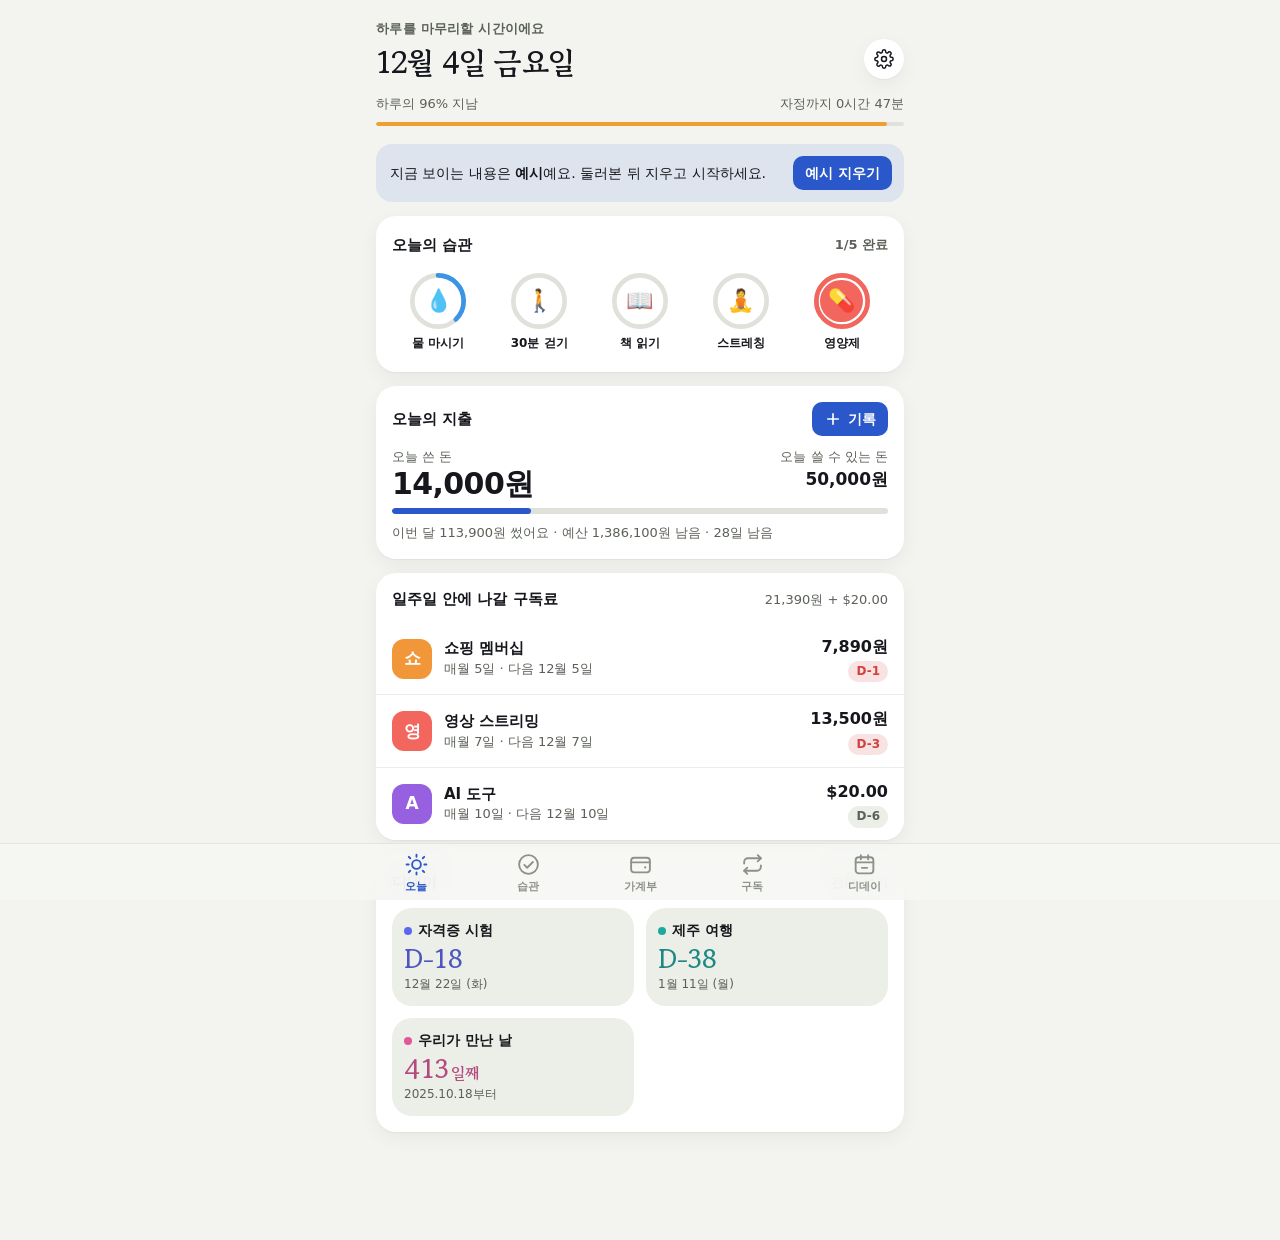
<file: haru/pwa/index.html>
<!doctype html>
<html lang="ko">
<head>
<meta charset="utf-8">
<meta name="viewport" content="width=device-width,initial-scale=1,viewport-fit=cover">
<meta name="theme-color" content="#F3F4F0" media="(prefers-color-scheme: light)">
<meta name="theme-color" content="#0D0F12" media="(prefers-color-scheme: dark)">
<meta name="apple-mobile-web-app-capable" content="yes">
<meta name="mobile-web-app-capable" content="yes">
<meta name="apple-mobile-web-app-status-bar-style" content="default">
<meta name="apple-mobile-web-app-title" content="하루">
<meta name="description" content="습관, 가계부, 구독, 디데이를 한 앱에서">
<link rel="manifest" href="manifest.webmanifest">
<link rel="apple-touch-icon" href="icons/apple-touch-icon.png">
<link rel="icon" type="image/png" href="icons/icon-192.png">
<style>:root{padding-top:env(safe-area-inset-top,0px);padding-bottom:env(safe-area-inset-bottom,0px)}img{max-width:100%}[hidden]{display:none!important}</style>
<title>하루</title>
<link rel="preconnect" href="https://fonts.googleapis.com">
<link rel="preconnect" href="https://fonts.gstatic.com" crossorigin>
<link rel="stylesheet" href="https://fonts.googleapis.com/css2?family=Gowun+Batang:wght@700&display=swap">
<style>
:root{
  --bg:#F3F4F0; --surface:#FFFFFF; --surface-2:#ECEEE8; --surface-3:#DFE2DA; --seg-on:#FFFFFF;
  --ink:#15171C; --ink-2:#5B6158; --ink-3:#8C9288;
  --line:rgba(21,23,28,.08);
  --accent:#2A57C9; --accent-ink:#FFFFFF; --accent-soft:rgba(42,87,201,.10);
  --sun:#EE9F2F; --good:#15915A; --bad:#D1413D; --warn:#B97800;
  --shadow:0 1px 1px rgba(21,23,28,.04), 0 6px 20px rgba(21,23,28,.05);
  --bar:rgba(246,247,244,.84); --sheet:#FFFFFF; --overlay:rgba(12,14,18,.36);
  --toast-bg:#15171C; --toast-ink:#F3F4F0; --toast-act:#9DB5FF;
  --font:-apple-system, BlinkMacSystemFont, "Apple SD Gothic Neo", "Pretendard", "Noto Sans KR", "Malgun Gothic", system-ui, sans-serif;
  --display:"Gowun Batang", "AppleMyungjo", "Nanum Myeongjo", "Noto Serif KR", serif;
  --r:20px;
}
@media (prefers-color-scheme: dark){
  :root:not([data-theme="light"]){
    --bg:#0D0F12; --surface:#171A1F; --surface-2:#22262D; --surface-3:#2D323A; --seg-on:#3A404B;
    --ink:#EDEFE9; --ink-2:#A3A89E; --ink-3:#6F756C;
    --line:rgba(237,239,233,.09);
    --accent:#86A4FF; --accent-ink:#0B1020; --accent-soft:rgba(134,164,255,.16);
    --sun:#F4B455; --good:#3CC585; --bad:#F06A64; --warn:#E3A32B;
    --shadow:0 0 0 1px rgba(255,255,255,.03);
    --bar:rgba(18,20,24,.86); --sheet:#1A1D22; --overlay:rgba(0,0,0,.55);
    --toast-bg:#EDEFE9; --toast-ink:#15171C; --toast-act:#2A57C9;
    color-scheme:dark;
  }
}
:root[data-theme="dark"]{
  --bg:#0D0F12; --surface:#171A1F; --surface-2:#22262D; --surface-3:#2D323A; --seg-on:#3A404B;
  --ink:#EDEFE9; --ink-2:#A3A89E; --ink-3:#6F756C;
  --line:rgba(237,239,233,.09);
  --accent:#86A4FF; --accent-ink:#0B1020; --accent-soft:rgba(134,164,255,.16);
  --sun:#F4B455; --good:#3CC585; --bad:#F06A64; --warn:#E3A32B;
  --shadow:0 0 0 1px rgba(255,255,255,.03);
  --bar:rgba(18,20,24,.86); --sheet:#1A1D22; --overlay:rgba(0,0,0,.55);
  --toast-bg:#EDEFE9; --toast-ink:#15171C; --toast-act:#2A57C9;
  color-scheme:dark;
}
*{box-sizing:border-box}
html,body{min-height:100%}
body{margin:0;background:var(--bg);color:var(--ink);font-family:var(--font);font-size:16px;line-height:1.45;word-break:keep-all;overflow-wrap:break-word;-webkit-font-smoothing:antialiased;-webkit-tap-highlight-color:transparent;-webkit-text-size-adjust:100%}
button{font:inherit;color:inherit;background:none;border:0;padding:0;margin:0;cursor:pointer;text-align:inherit}
button:disabled{cursor:default}
input,select,textarea{font:inherit;font-size:16px;color:var(--ink)}
:focus-visible{outline:2px solid var(--accent);outline-offset:2px}
.num{font-variant-numeric:tabular-nums}
.muted{color:var(--ink-2)}
.small{font-size:13px}

.page{max-width:560px;margin:0 auto;padding-inline:16px;padding-bottom:calc(108px + env(safe-area-inset-bottom,0px))}
.hero{display:flex;align-items:flex-end;justify-content:space-between;gap:12px;padding-block:20px 16px}
.hero h1{font-family:var(--display);font-weight:700;font-size:30px;line-height:1.15;margin:0;letter-spacing:-.01em;text-wrap:balance}
.eyebrow{font-size:13px;color:var(--ink-2);font-weight:600;letter-spacing:.02em;margin-bottom:6px}
.hero-actions{display:flex;gap:8px;flex:none}
.icon-btn{width:40px;height:40px;border-radius:50%;display:grid;place-items:center;background:var(--surface);box-shadow:var(--shadow);color:var(--ink);flex:none;transition:transform .12s}
.icon-btn.primary{background:var(--accent);color:var(--accent-ink);box-shadow:none}
.icon-btn svg{width:20px;height:20px}
.icon-btn:active,.btn:active,.chip:active{transform:scale(.96)}

.stack{display:flex;flex-direction:column;gap:14px}
.card{background:var(--surface);border-radius:var(--r);padding:16px;box-shadow:var(--shadow)}
.card-h{display:flex;align-items:center;justify-content:space-between;gap:8px;margin-bottom:12px}
.card-h h2{font-size:15px;font-weight:700;margin:0}
.card-h .meta{font-size:13px;color:var(--ink-2);font-variant-numeric:tabular-nums}
.link{color:var(--accent);font-weight:600;font-size:14px;padding:4px 0}
.big{font-size:30px;font-weight:750;letter-spacing:-.02em;font-variant-numeric:tabular-nums;line-height:1.1}
.row-between{display:flex;align-items:baseline;justify-content:space-between;gap:12px}

.dayline{display:flex;justify-content:space-between;gap:12px;font-size:13px;color:var(--ink-2);font-variant-numeric:tabular-nums}
.pbar{height:6px;border-radius:6px;background:var(--surface-3);overflow:hidden;margin-top:8px}
.pbar i{display:block;height:100%;border-radius:6px;background:var(--c,var(--accent));transition:width .4s}
.daybar{height:4px;margin:8px 0 18px}
.daybar i{background:var(--sun)}

.banner{display:flex;gap:10px;align-items:center;justify-content:space-between;background:var(--accent-soft);border-radius:16px;padding:12px 12px 12px 14px;font-size:14px;line-height:1.35}
.banner .acts{display:flex;gap:6px;flex:none}

.btn{display:inline-flex;align-items:center;justify-content:center;gap:6px;height:46px;padding:0 18px;border-radius:14px;font-weight:650;font-size:15px;background:var(--surface-2);color:var(--ink);transition:transform .12s}
.btn.primary{background:var(--accent);color:var(--accent-ink)}
.btn.danger{color:var(--bad)}
.btn.danger.armed{background:var(--bad);color:#fff}
.btn.block{width:100%}
.btn.sm{height:34px;padding:0 12px;border-radius:10px;font-size:14px}
.btn:disabled{opacity:.4}
.btn svg{width:18px;height:18px}
.btn-row{display:flex;gap:8px;flex-wrap:wrap}
.btn-row .btn{flex:1 1 140px}

/* tab bar */
.tabs{position:fixed;left:0;right:0;bottom:0;z-index:20;display:flex;justify-content:center;background:var(--bar);-webkit-backdrop-filter:saturate(1.6) blur(18px);backdrop-filter:saturate(1.6) blur(18px);border-top:1px solid var(--line);padding-bottom:env(safe-area-inset-bottom,0px)}
.tabs-in{display:grid;grid-template-columns:repeat(5,1fr);width:100%;max-width:560px}
.tab{display:flex;flex-direction:column;align-items:center;gap:2px;padding:8px 0 6px;font-size:10.5px;font-weight:600;color:var(--ink-3);text-align:center}
.tab svg{width:25px;height:25px}
.tab[aria-current="page"]{color:var(--accent)}

/* habits */
.hgrid{display:grid;grid-template-columns:repeat(3,minmax(0,1fr));gap:20px 8px;padding-block:8px 4px}
@media (min-width:480px){.hgrid{grid-template-columns:repeat(4,minmax(0,1fr))}}
.habit{display:flex;flex-direction:column;align-items:center;gap:6px;text-align:center;-webkit-user-select:none;user-select:none;-webkit-touch-callout:none;touch-action:manipulation;min-width:0}
.ring{position:relative;width:88px;aspect-ratio:1;max-width:100%}
.ring svg{position:absolute;inset:0;width:100%;height:100%;transform:rotate(-90deg)}
.ring .track{stroke:var(--surface-3)}
.ring .prog{stroke:var(--c);transition:stroke-dashoffset .4s cubic-bezier(.2,.8,.2,1)}
.ring .face{position:absolute;inset:12%;border-radius:50%;display:grid;place-items:center;font-size:30px;line-height:1;background:var(--surface);transition:background .25s}
.habit.done .face{background:var(--c)}
.habit.off .face{opacity:.55}
.habit .hn{font-size:14px;font-weight:650;max-width:100%;overflow:hidden;text-overflow:ellipsis;white-space:nowrap}
.habit .hs{font-size:12px;color:var(--ink-2);font-variant-numeric:tabular-nums;margin-top:-4px}
.habit .hs.hot{color:color-mix(in srgb,var(--sun) 70%,var(--ink))}
.habit.add .face{background:transparent;border:2px dashed var(--surface-3);color:var(--ink-3);font-size:26px}
.habit.pop .ring{animation:pop .38s ease}
@keyframes pop{40%{transform:scale(1.09)}}
.mini-row{display:grid;grid-auto-flow:column;grid-auto-columns:minmax(58px,1fr);gap:8px;overflow-x:auto;padding:2px 2px 4px;margin:0 -2px;scrollbar-width:none}
.mini-row::-webkit-scrollbar{display:none}
.mini-row .habit{width:100%}
.mini-row .ring{width:56px}
.mini-row .face{font-size:22px}
.mini-row .hn{font-size:12px;font-weight:600}

.week{display:grid;grid-template-columns:repeat(7,1fr);gap:2px;background:var(--surface);border-radius:18px;padding:6px;box-shadow:var(--shadow);margin-bottom:6px}
.wd{display:flex;flex-direction:column;align-items:center;gap:3px;padding:7px 0 6px;border-radius:13px;font-size:12px;color:var(--ink-2);text-align:center}
.wd b{font-size:15px;color:var(--ink);font-variant-numeric:tabular-nums}
.wd svg{width:16px;height:16px;transform:rotate(-90deg)}
.wd[aria-pressed="true"]{background:var(--accent-soft)}
.wd[aria-pressed="true"] b{color:var(--accent)}
.hint{font-size:12.5px;color:var(--ink-3);text-align:center;margin-top:18px}

.stats{display:grid;grid-template-columns:repeat(4,minmax(0,1fr));gap:8px}
.stat{background:var(--surface-2);border-radius:14px;padding:10px 4px;text-align:center}
.stat b{display:block;font-size:19px;font-variant-numeric:tabular-nums;line-height:1.25}
.stat span{font-size:11.5px;color:var(--ink-2)}
.heat-wrap{margin-top:16px}
.hmonths{display:grid;grid-auto-flow:column;grid-auto-columns:minmax(0,1fr);gap:3px;font-size:10.5px;color:var(--ink-3);height:14px;margin-bottom:4px;white-space:nowrap}
.heat{display:grid;grid-template-rows:repeat(7,auto);grid-auto-flow:column;grid-auto-columns:minmax(0,1fr);gap:3px}
.heat button{aspect-ratio:1;border-radius:4px;background:color-mix(in srgb,var(--c) var(--p,0%),var(--surface-2))}
.heat button.fut{visibility:hidden}
.heat button.today{box-shadow:0 0 0 1.5px var(--ink)}
.heat button.rest{background:transparent;box-shadow:inset 0 0 0 1px var(--surface-3)}
.legend-s{display:flex;align-items:center;justify-content:flex-end;gap:4px;font-size:11px;color:var(--ink-3);margin-top:8px}
.legend-s i{width:11px;height:11px;border-radius:3px;display:inline-block;background:color-mix(in srgb,var(--c) var(--p),var(--surface-2))}

/* money */
.mnav{display:flex;align-items:center;gap:4px}
.mnav .icon-btn{width:34px;height:34px;box-shadow:none;background:var(--surface-2)}
.mnav .icon-btn svg{width:16px;height:16px}
.mnav .icon-btn:disabled{opacity:.3}
.catbar{display:flex;height:12px;border-radius:6px;overflow:hidden;gap:2px;background:var(--surface-2)}
.catbar i{display:block;height:100%;background:var(--c)}
.legend{display:grid;gap:10px;margin-top:14px}
.lrow{display:grid;grid-template-columns:30px minmax(0,1fr) auto 44px;align-items:center;gap:10px;font-size:14px}
.lrow .pct{text-align:right;color:var(--ink-2);font-size:13px;font-variant-numeric:tabular-nums}
.dot{width:30px;height:30px;border-radius:50%;display:grid;place-items:center;font-size:15px;line-height:1;background:color-mix(in srgb,var(--c) 20%,transparent)}
.days{display:flex;align-items:flex-end;gap:2px;height:76px;margin-top:10px}
.days i{flex:1;min-width:0;background:var(--surface-3);border-radius:2px 2px 0 0;min-height:2px}
.days i.on{background:color-mix(in srgb,var(--accent) 45%,var(--surface-3))}
.days i.today{background:var(--accent)}
.days i.fut{background:var(--surface-2)}
.days-ax{display:flex;justify-content:space-between;font-size:11px;color:var(--ink-3);margin-top:4px;font-variant-numeric:tabular-nums}
.group-h{display:flex;justify-content:space-between;gap:8px;font-size:13px;color:var(--ink-2);font-weight:600;margin:6px 6px 8px;font-variant-numeric:tabular-nums}
.list{background:var(--surface);border-radius:var(--r);box-shadow:var(--shadow);overflow:hidden}
.item{display:grid;grid-template-columns:auto minmax(0,1fr) auto;gap:12px;align-items:center;padding:12px 16px;width:100%;text-align:left}
.item + .item{border-top:1px solid var(--line)}
.item .t1{font-weight:600;font-size:15px;overflow:hidden;text-overflow:ellipsis;white-space:nowrap}
.item .t2{font-size:13px;color:var(--ink-2);overflow:hidden;text-overflow:ellipsis;white-space:nowrap}
.item .r{text-align:right;display:flex;flex-direction:column;align-items:flex-end;gap:3px}
.amt{font-weight:650;font-variant-numeric:tabular-nums;white-space:nowrap}
.amt.in{color:var(--good)}
.fab{position:fixed;right:max(16px,calc(50% - 264px));bottom:calc(74px + env(safe-area-inset-bottom,0px));z-index:19;height:52px;padding:0 20px 0 16px;border-radius:26px;background:var(--accent);color:var(--accent-ink);font-weight:700;font-size:16px;display:flex;align-items:center;gap:6px;box-shadow:0 8px 24px rgba(42,87,201,.32);transition:transform .12s}
.fab svg{width:22px;height:22px}
.fab:active{transform:scale(.96)}
.over{color:var(--bad)}

/* subs */
.sico{width:40px;height:40px;border-radius:12px;background:var(--c);color:#fff;display:grid;place-items:center;font-weight:800;font-size:17px}
.dchip{display:inline-block;font-size:12px;font-weight:700;padding:2px 8px;border-radius:999px;background:var(--surface-2);color:var(--ink-2);font-variant-numeric:tabular-nums;white-space:nowrap}
.dchip.soon{background:color-mix(in srgb,var(--bad) 15%,transparent);color:var(--bad)}
.dchip.now{background:var(--bad);color:#fff}
.split{display:grid;grid-template-columns:1fr 1fr;gap:12px;margin-top:14px;padding-top:14px;border-top:1px solid var(--line)}
.split b{display:block;font-size:16px;font-variant-numeric:tabular-nums;line-height:1.35}
.split span{font-size:12.5px;color:var(--ink-2)}
.section-h{font-size:13px;font-weight:700;color:var(--ink-2);margin:10px 6px 0}
.dim{opacity:.55}

/* d-day */
.dgrid{display:grid;grid-template-columns:repeat(2,minmax(0,1fr));gap:12px}
.dcard{background:var(--surface);border-radius:var(--r);padding:14px 14px 16px;box-shadow:var(--shadow);text-align:left;display:flex;flex-direction:column;gap:4px;min-height:136px;min-width:0}
.dcard .dt{display:flex;align-items:center;gap:6px;font-size:14px;font-weight:650;min-width:0}
.dcard .dt span{overflow:hidden;text-overflow:ellipsis;white-space:nowrap}
.dcard .dt i{width:8px;height:8px;border-radius:50%;background:var(--c);flex:none}
.dcard .dn{font-family:var(--display);font-size:34px;font-weight:700;line-height:1.05;color:color-mix(in srgb,var(--c) 78%,var(--ink));font-variant-numeric:tabular-nums;margin-top:auto;letter-spacing:-.01em}
.dcard .dn small{font-size:16px;margin-left:2px}
.dcard .dd{font-size:12px;color:var(--ink-2)}
.dcard .pbar{height:4px;margin-top:6px}
.dmini{min-height:0;padding:12px 12px 13px;box-shadow:none;background:var(--surface-2)}
.dmini .dn{font-size:26px}
.ms{display:grid;grid-template-columns:minmax(0,1fr) auto auto;gap:10px;align-items:center;padding:11px 0;border-top:1px solid var(--line);font-size:14px}
.ms:first-child{border-top:0}
.ms.past{color:var(--ink-3)}
.ms .when{font-size:13px;color:var(--ink-2);font-variant-numeric:tabular-nums}
.ms.next b{color:var(--accent)}

/* sheet */
.backdrop{position:fixed;inset:0;background:var(--overlay);z-index:40;opacity:0;transition:opacity .25s}
.backdrop.show{opacity:1}
.sheet{position:fixed;left:0;right:0;bottom:0;z-index:41;margin:0 auto;max-width:560px;max-height:calc(100% - 24px - env(safe-area-inset-top,0px));display:flex;flex-direction:column;background:var(--sheet);border-radius:22px 22px 0 0;transform:translateY(105%);transition:transform .32s cubic-bezier(.2,.8,.2,1);padding-bottom:env(safe-area-inset-bottom,0px);box-shadow:0 -10px 40px rgba(0,0,0,.12)}
.sheet.show{transform:none}
.sheet-h{display:grid;grid-template-columns:1fr auto 1fr;align-items:center;padding:16px 10px 8px;position:relative;flex:none}
.sheet-h::before{content:"";position:absolute;top:6px;left:50%;width:36px;height:5px;margin-left:-18px;border-radius:3px;background:var(--surface-3)}
.sheet-h h3{grid-column:2;margin:0;font-size:16px;font-weight:700;text-align:center;white-space:nowrap;overflow:hidden;text-overflow:ellipsis;max-width:60vw}
.sheet-h .l{justify-self:start}
.sheet-h .r{justify-self:end}
.txt-btn{height:36px;padding:0 10px;border-radius:10px;font-weight:600;color:var(--accent);font-size:16px}
.txt-btn.strong{font-weight:750}
.sheet-b{overflow-y:auto;padding:4px 16px 22px;-webkit-overflow-scrolling:touch;overscroll-behavior:contain}
.field{display:flex;flex-direction:column;gap:8px;margin-top:18px}
.flabel{font-size:13px;font-weight:650;color:var(--ink-2)}
.input{height:48px;border-radius:14px;border:1px solid var(--line);background:var(--surface-2);padding:0 14px;width:100%;min-width:0;-webkit-appearance:none;appearance:none}
input[type="date"].input{display:flex;align-items:center}
.two{display:grid;grid-template-columns:minmax(0,1fr) minmax(0,1fr);gap:10px}
.seg{display:grid;grid-auto-flow:column;grid-auto-columns:minmax(0,1fr);background:var(--surface-2);border-radius:12px;padding:3px;gap:3px}
.seg button{height:36px;border-radius:9px;font-size:14px;font-weight:600;color:var(--ink-2);text-align:center}
.seg button[aria-pressed="true"]{background:var(--seg-on);color:var(--ink);box-shadow:0 1px 3px rgba(0,0,0,.12)}
.swatches{display:flex;flex-wrap:wrap;gap:10px}
.sw{width:34px;height:34px;border-radius:50%;background:var(--c)}
.sw[aria-pressed="true"]{box-shadow:0 0 0 3px var(--sheet),0 0 0 5px var(--c)}
.emojis{display:grid;grid-template-columns:repeat(8,minmax(0,1fr));gap:6px}
.emojis button{aspect-ratio:1;border-radius:12px;font-size:21px;line-height:1;background:var(--surface-2);display:grid;place-items:center}
.emojis button[aria-pressed="true"]{background:var(--accent-soft);box-shadow:inset 0 0 0 2px var(--accent)}
.stepper{display:flex;align-items:center;gap:10px}
.stepper button{width:44px;height:44px;border-radius:12px;background:var(--surface-2);font-size:22px;font-weight:600;text-align:center}
.stepper output{min-width:48px;text-align:center;font-size:20px;font-weight:700;font-variant-numeric:tabular-nums}
.chips{display:flex;flex-wrap:wrap;gap:8px}
.chip{height:34px;padding:0 13px;border-radius:17px;background:var(--surface-2);font-size:14px;font-weight:600;color:var(--ink);transition:transform .12s}
.chip[aria-pressed="true"]{background:var(--accent);color:var(--accent-ink)}
.amount{font-size:40px;font-weight:750;text-align:center;font-variant-numeric:tabular-nums;letter-spacing:-.02em;padding:8px 0 4px}
.amount.zero{color:var(--ink-3)}
.cats{display:grid;grid-template-columns:repeat(4,minmax(0,1fr));gap:6px}
.cat{display:flex;flex-direction:column;align-items:center;gap:4px;padding:8px 2px;border-radius:14px;font-size:12px;font-weight:600;color:var(--ink-2);text-align:center;min-width:0}
.cat .dot{width:36px;height:36px;font-size:18px}
.cat span{max-width:100%;overflow:hidden;text-overflow:ellipsis;white-space:nowrap}
.cat[aria-pressed="true"]{background:var(--accent-soft);color:var(--ink)}
.kpad{display:grid;grid-template-columns:repeat(3,minmax(0,1fr));gap:6px;margin-top:16px}
.kpad button{height:50px;border-radius:14px;background:var(--surface-2);font-size:22px;font-weight:600;font-variant-numeric:tabular-nums;text-align:center;display:grid;place-items:center}
.kpad button:active{background:var(--surface-3)}
.kpad svg{width:24px;height:24px}
.info{display:grid;gap:0;margin-top:6px}
.info div{display:flex;justify-content:space-between;gap:12px;padding:11px 0;border-top:1px solid var(--line);font-size:14px}
.info div:first-child{border-top:0}
.info b{font-variant-numeric:tabular-nums;text-align:right}
.set-row{display:flex;align-items:center;justify-content:space-between;gap:12px;padding:12px 0;border-top:1px solid var(--line);font-size:15px}
.set-row:first-child{border-top:0}
.sync{display:inline-flex;align-items:center;gap:6px;font-size:13px;color:var(--ink-2)}
.sync i{width:8px;height:8px;border-radius:50%;background:var(--ink-3)}
.sync.ok i{background:var(--good)}
.sync.busy i{background:var(--sun)}
.sync.err i{background:var(--bad)}
.note{font-size:12.5px;color:var(--ink-3);line-height:1.5;margin-top:8px}

.empty{text-align:center;padding:40px 20px 28px;color:var(--ink-2);font-size:14px}
.empty b{display:block;color:var(--ink);font-size:17px;margin-bottom:6px}
.empty .btn{margin-top:16px}

.toast{position:fixed;left:50%;bottom:calc(86px + env(safe-area-inset-bottom,0px));transform:translate(-50%,12px);opacity:0;z-index:60;background:var(--toast-bg);color:var(--toast-ink);border-radius:14px;padding:10px 10px 10px 16px;display:flex;align-items:center;gap:10px;font-size:14px;max-width:calc(100% - 32px);width:max-content;box-shadow:0 10px 30px rgba(0,0,0,.2);transition:opacity .2s,transform .2s;pointer-events:none}
.toast.show{opacity:1;transform:translate(-50%,0);pointer-events:auto}
body.sheet-open .toast{bottom:auto;top:calc(12px + env(safe-area-inset-top,0px))}
.nw{white-space:nowrap}
.toast button{color:var(--toast-act);font-weight:700;padding:4px 6px;flex:none}
.toast span{min-width:0}
@media (prefers-reduced-motion: reduce){*,*::before,*::after{transition:none!important;animation:none!important}}
</style>
</head>
<body>
<div id="view" class="page" aria-live="polite"></div>
<nav class="tabs" aria-label="탭"><div class="tabs-in" id="tabs"></div></nav>
<div id="sheet-root"></div>
<div id="toast" class="toast" role="status"><span id="toast-msg"></span><button id="toast-act" type="button" hidden>되돌리기</button></div>
<input id="import-file" type="file" accept="application/json,.json" hidden>

<script>
(() => {
'use strict';

/* ───────── 기본 도구 ───────── */
const $ = (s, el = document) => el.querySelector(s);
const esc = s => String(s ?? '').replace(/[&<>"']/g, c => ({ '&': '&amp;', '<': '&lt;', '>': '&gt;', '"': '&quot;', "'": '&#39;' }[c]));
const uid = () => Date.now().toString(36) + Math.random().toString(36).slice(2, 7);
const pad = n => String(n).padStart(2, '0');
const ymd = d => `${d.getFullYear()}-${pad(d.getMonth() + 1)}-${pad(d.getDate())}`;
const parse = s => { const [y, m, d] = String(s).split('-').map(Number); return new Date(y, (m || 1) - 1, d || 1); };
const addDays = (d, n) => { const x = new Date(d); x.setDate(x.getDate() + n); return x; };
const today = () => { const d = new Date(); d.setHours(0, 0, 0, 0); return d; };
const todayKey = () => ymd(new Date());
const diffDays = (a, b) => Math.round((b - a) / 864e5);
const dim = (y, m) => new Date(y, m + 1, 0).getDate();
const addMonths = (d, n) => { const m = d.getMonth() + n; const y = d.getFullYear() + Math.floor(m / 12); const mm = ((m % 12) + 12) % 12; return new Date(y, mm, Math.min(d.getDate(), dim(y, mm))); };
const WD = ['일', '월', '화', '수', '목', '금', '토'];
const won = n => `${Math.round(n).toLocaleString('ko-KR')}원`;
const usd = n => `$${(+n).toLocaleString('en-US', { minimumFractionDigits: 2, maximumFractionDigits: 2 })}`;
const money = (n, cur) => cur === 'USD' ? usd(n) : won(n);
const man = n => n >= 1e4 ? `${(n / 1e4).toFixed(n >= 1e5 ? 0 : 1).replace(/\.0$/, '')}만` : Math.round(n).toLocaleString('ko-KR');
const md = d => `${d.getMonth() + 1}월 ${d.getDate()}일`;
const mdw = d => `${d.getMonth() + 1}월 ${d.getDate()}일 (${WD[d.getDay()]})`;
const clone = o => JSON.parse(JSON.stringify(o));
const lsGet = k => { try { return localStorage.getItem(k); } catch { return null; } };
const lsSet = (k, v) => { try { localStorage.setItem(k, v); } catch {} };
const inFrame = !!(window.claude && typeof window.claude.use === 'function');
const use = name => inFrame ? window.claude.use(name).catch(() => null) : Promise.resolve(null);

const I = {
  today: '<svg viewBox="0 0 24 24" fill="none" stroke="currentColor" stroke-width="1.8" stroke-linecap="round"><circle cx="12" cy="12" r="4.2"/><path d="M12 2.5v2M12 19.5v2M4.6 4.6l1.4 1.4M18 18l1.4 1.4M2.5 12h2M19.5 12h2M4.6 19.4 6 18M18 6l1.4-1.4"/></svg>',
  habits: '<svg viewBox="0 0 24 24" fill="none" stroke="currentColor" stroke-width="1.8" stroke-linecap="round" stroke-linejoin="round"><circle cx="12" cy="12" r="9"/><path d="m8 12.4 2.7 2.7L16.2 9.6"/></svg>',
  money: '<svg viewBox="0 0 24 24" fill="none" stroke="currentColor" stroke-width="1.8" stroke-linecap="round" stroke-linejoin="round"><rect x="3" y="5.5" width="18" height="14" rx="3"/><path d="M3 10h18"/><circle cx="16.5" cy="14.8" r="1.1" fill="currentColor" stroke="none"/></svg>',
  subs: '<svg viewBox="0 0 24 24" fill="none" stroke="currentColor" stroke-width="1.8" stroke-linecap="round" stroke-linejoin="round"><path d="M17 3l3 3-3 3"/><path d="M4 11V9.5A3.5 3.5 0 0 1 7.5 6H20"/><path d="M7 21l-3-3 3-3"/><path d="M20 13v1.5a3.5 3.5 0 0 1-3.5 3.5H4"/></svg>',
  dday: '<svg viewBox="0 0 24 24" fill="none" stroke="currentColor" stroke-width="1.8" stroke-linecap="round" stroke-linejoin="round"><rect x="3.5" y="5" width="17" height="15.5" rx="3"/><path d="M3.5 10h17M8.5 3v4M15.5 3v4"/><path d="M9.5 15.2h5"/></svg>',
  plus: '<svg viewBox="0 0 24 24" fill="none" stroke="currentColor" stroke-width="2.2" stroke-linecap="round"><path d="M12 5v14M5 12h14"/></svg>',
  gear: '<svg viewBox="0 0 24 24" fill="none" stroke="currentColor" stroke-width="1.8" stroke-linecap="round" stroke-linejoin="round"><circle cx="12" cy="12" r="3"/><path d="M19.4 15a1.7 1.7 0 0 0 .3 1.8l.1.1a2 2 0 1 1-2.8 2.8l-.1-.1a1.7 1.7 0 0 0-1.8-.3 1.7 1.7 0 0 0-1 1.5V21a2 2 0 1 1-4 0v-.1a1.7 1.7 0 0 0-1.1-1.5 1.7 1.7 0 0 0-1.8.3l-.1.1a2 2 0 1 1-2.8-2.8l.1-.1a1.7 1.7 0 0 0 .3-1.8 1.7 1.7 0 0 0-1.5-1H3a2 2 0 1 1 0-4h.1a1.7 1.7 0 0 0 1.5-1.1 1.7 1.7 0 0 0-.3-1.8l-.1-.1a2 2 0 1 1 2.8-2.8l.1.1a1.7 1.7 0 0 0 1.8.3H9a1.7 1.7 0 0 0 1-1.5V3a2 2 0 1 1 4 0v.1a1.7 1.7 0 0 0 1 1.5 1.7 1.7 0 0 0 1.8-.3l.1-.1a2 2 0 1 1 2.8 2.8l-.1.1a1.7 1.7 0 0 0-.3 1.8V9a1.7 1.7 0 0 0 1.5 1H21a2 2 0 1 1 0 4h-.1a1.7 1.7 0 0 0-1.5 1z"/></svg>',
  left: '<svg viewBox="0 0 24 24" fill="none" stroke="currentColor" stroke-width="2.2" stroke-linecap="round" stroke-linejoin="round"><path d="m15 5-7 7 7 7"/></svg>',
  right: '<svg viewBox="0 0 24 24" fill="none" stroke="currentColor" stroke-width="2.2" stroke-linecap="round" stroke-linejoin="round"><path d="m9 5 7 7-7 7"/></svg>',
  back: '<svg viewBox="0 0 24 24" fill="none" stroke="currentColor" stroke-width="1.8" stroke-linecap="round" stroke-linejoin="round"><path d="M20 6H9l-6 6 6 6h11a1 1 0 0 0 1-1V7a1 1 0 0 0-1-1z"/><path d="m15 10-4 4M11 10l4 4"/></svg>',
  down: '<svg viewBox="0 0 24 24" fill="none" stroke="currentColor" stroke-width="1.9" stroke-linecap="round" stroke-linejoin="round"><path d="M12 4v11M7 10.5l5 5 5-5M5 20h14"/></svg>',
};

/* ───────── 고정 데이터 ───────── */
const COLORS = ['#F2665E', '#F2963A', '#E4B82F', '#3DB86B', '#1FA8A0', '#3B94E6', '#5B67EE', '#9760E0', '#E0589A', '#7B8189'];
const HABIT_EMOJI = ['💧', '🚶', '🏃', '📖', '🧘', '💊', '🦷', '😴', '🥗', '🍎', '💪', '🚴', '🏊', '✍️', '🎸', '🧹', '📵', '🌅', '🙏', '💰', '🐕', '🪴', '🧠', '☕️', '🚭', '🍺', '🗣️', '📝', '🎯', '❤️', '🛏️', '🧴'];
const CAT = {
  out: [
    { id: 'food', n: '식비', e: '🍚', c: '#F2963A' }, { id: 'cafe', n: '카페·간식', e: '☕️', c: '#A8744A' },
    { id: 'transport', n: '교통', e: '🚇', c: '#3B94E6' }, { id: 'living', n: '생활·마트', e: '🛒', c: '#3DB86B' },
    { id: 'housing', n: '주거·통신', e: '🏠', c: '#7B8189' }, { id: 'health', n: '의료·건강', e: '💊', c: '#F2665E' },
    { id: 'shopping', n: '쇼핑', e: '🛍️', c: '#E0589A' }, { id: 'culture', n: '문화·여가', e: '🎬', c: '#9760E0' },
    { id: 'edu', n: '교육', e: '📚', c: '#5B67EE' }, { id: 'gift', n: '경조사·선물', e: '🎁', c: '#E4B82F' },
    { id: 'travel', n: '여행', e: '✈️', c: '#1FA8A0' }, { id: 'etc', n: '기타', e: '🧾', c: '#A0A69C' },
  ],
  in: [
    { id: 'salary', n: '급여', e: '💼', c: '#15915A' }, { id: 'side', n: '부수입', e: '💰', c: '#3DB86B' },
    { id: 'allowance', n: '용돈', e: '🎀', c: '#E0589A' }, { id: 'finance', n: '금융수입', e: '📈', c: '#5B67EE' },
    { id: 'refund', n: '환급·환불', e: '↩️', c: '#1FA8A0' }, { id: 'etcin', n: '기타', e: '➕', c: '#7B8189' },
  ],
};
const catOf = (type, id) => CAT[type].find(c => c.id === id) || CAT[type][CAT[type].length - 1];
const SUB_PRESETS = ['넷플릭스', '유튜브 프리미엄', '쿠팡 와우', '네이버플러스', '티빙', '디즈니+', '쿠팡플레이', '웨이브', '멜론', '스포티파이', 'iCloud+', 'Apple Music', 'ChatGPT', 'Claude', '밀리의 서재', '배민클럽'];

/* ───────── 저장소 (로컬 + 클라우드 동기화) ───────── */
const LS_KEY = 'haru.v1';
const S = { docs: {}, dirty: new Set(), deleted: new Set(), inflight: new Set(), mode: 'local', sync: 'local', col: null, ephemeral: false, synced: false, flushing: false, timer: null, readonly: false, canSave: null };
const emptyCore = () => ({ v: 1, sample: false, settings: { budget: 0, weekStart: 1 }, habits: [], subs: [], ddays: [] });
const core = () => S.docs.core || (S.docs.core = emptyCore());
const settings = () => core().settings || (core().settings = { budget: 0, weekStart: 1 });

function lsSave() {
  if (S.ephemeral) return;
  lsSet(LS_KEY, JSON.stringify({ docs: S.docs, dirty: [...S.dirty], deleted: [...S.deleted] }));
}
function touch(id) { S.dirty.add(id); S.deleted.delete(id); lsSave(); scheduleFlush(); }
function drop(id) { delete S.docs[id]; S.dirty.delete(id); S.deleted.add(id); lsSave(); scheduleFlush(); }
function scheduleFlush() { if (!S.col || S.ephemeral) return; clearTimeout(S.timer); S.timer = setTimeout(flush, 450); }

async function flush() {
  if (!S.col || S.flushing || S.readonly) return;
  S.flushing = true; setSync('busy');
  try {
    while (S.dirty.size || S.deleted.size) {
      if (S.dirty.size) {
        const id = S.dirty.values().next().value;
        S.dirty.delete(id); S.inflight.add(id);
        try {
          if (S.docs[id]) await S.col.doc(id).set(clone(S.docs[id]));
        } catch (e) { S.dirty.add(id); throw e; } finally { S.inflight.delete(id); }
      } else {
        const id = S.deleted.values().next().value;
        S.inflight.add(id);
        try { await S.col.doc(id).delete(); S.deleted.delete(id); } finally { S.inflight.delete(id); }
      }
    }
    setSync('ok');
  } catch (e) {
    const code = e && e.code;
    if (code === 'invalid_argument' || code === 'not_granted' || code === 'revoked') {
      S.readonly = true; setSync('local');
      toast('클라우드에 저장할 수 없어 이 기기에만 저장해요');
    } else if (code === 'quota_exceeded') {
      setSync('err'); toast('저장 공간이 가득 찼어요. 오래된 기록을 지워 주세요');
    } else {
      setSync('err'); setTimeout(() => { S.flushing = false; flush(); }, 4000 + Math.random() * 2000);
    }
  } finally {
    S.flushing = false; lsSave();
  }
}

function setSync(s) {
  S.sync = s;
  const el = $('#sync-state');
  if (el) el.outerHTML = syncBadge();
}
function syncBadge() {
  const m = { ok: ['ok', '클라우드에 저장됨'], busy: ['busy', '저장 중…'], err: ['err', '연결을 기다리는 중'], connecting: ['busy', '연결 중…'], local: ['', '이 기기에만 저장'] }[S.sync] || ['', '이 기기에만 저장'];
  return `<span id="sync-state" class="sync ${m[0]}"><i></i>${m[1]}</span>`;
}

async function initSync() {
  const [db, user] = await Promise.all([use('db'), use('user')]);
  let id = null;
  if (db && user) { try { id = await user.id(); } catch { id = null; } }
  if (!db || !id) {
    S.mode = 'local';
    if (S.ephemeral) { S.ephemeral = false; Object.keys(S.docs).forEach(k => S.dirty.add(k)); lsSave(); }
    setSync('local');
    return;
  }
  S.mode = 'cloud'; setSync('connecting');
  try { S.col = db.collection('data/users/' + id); } catch { S.mode = 'local'; setSync('local'); return; }
  S.col.onSnapshot(onSnap, err => {
    if (err && err.code === 'unavailable') setTimeout(() => { S.synced = false; S.col.onSnapshot(onSnap, () => setSync('err')); }, 3000);
    else setSync('err');
  });
}

function onSnap(snap) {
  if (!S.synced) {
    if (snap.metadata && snap.metadata.fromCache) return;
    S.synced = true;
    const server = {};
    snap.docs.forEach(d => { if (d.exists) server[d.id] = clone(d.data()); });
    const serverEmpty = Object.keys(server).length === 0;
    if (S.ephemeral) {
      S.ephemeral = false;
      if (serverEmpty) Object.keys(S.docs).forEach(k => S.dirty.add(k));
      else { S.docs = server; S.dirty.clear(); }
    } else if (serverEmpty) {
      Object.keys(S.docs).forEach(k => S.dirty.add(k));
    } else {
      for (const k of Object.keys(S.docs)) if (!(k in server) && !S.dirty.has(k)) delete S.docs[k];
      for (const [k, v] of Object.entries(server)) if (!S.dirty.has(k) && !S.deleted.has(k)) S.docs[k] = v;
    }
    lsSave(); renderAll(); setSync('ok');
    if (S.dirty.size || S.deleted.size) flush();
    return;
  }
  let changed = false;
  snap.docChanges().forEach(ch => {
    const k = ch.doc.id;
    if (S.dirty.has(k) || S.inflight.has(k) || S.deleted.has(k)) return;
    if (ch.type === 'removed') { if (k in S.docs) { delete S.docs[k]; changed = true; } return; }
    const next = ch.doc.data();
    if (JSON.stringify(next) !== JSON.stringify(S.docs[k])) { S.docs[k] = clone(next); changed = true; }
  });
  if (changed) { lsSave(); renderAll(); }
}

/* 되돌리기용 스냅샷 */
function snapDocs(ids) { const o = {}; ids.forEach(id => { o[id] = S.docs[id] ? JSON.stringify(S.docs[id]) : null; }); return o; }
function restoreDocs(o) { Object.entries(o).forEach(([id, v]) => { if (v === null) { if (S.docs[id]) drop(id); } else { S.docs[id] = JSON.parse(v); touch(id); } }); renderAll(); }

/* ───────── 습관 ───────── */
const habits = () => core().habits || (core().habits = []);
const habitById = id => habits().find(h => h.id === id);
const hlogId = key => 'hlog-' + key.slice(0, 4);
function hCount(h, key) { const d = S.docs[hlogId(key)]; return (d && d.data && d.data[h.id] && d.data[h.id][key]) || 0; }
function hSet(h, key, n) {
  const id = hlogId(key);
  const doc = S.docs[id] || (S.docs[id] = { data: {} });
  doc.data = doc.data || {};
  const m = doc.data[h.id] || (doc.data[h.id] = {});
  if (n > 0) m[key] = n; else delete m[key];
  touch(id);
}
const isDone = (h, key) => hCount(h, key) >= (h.target || 1);
function isSched(h, d) { const s = h.schedule || { type: 'daily' }; return s.type === 'days' ? (s.days || []).includes(d.getDay()) : true; }
function weekStartOf(d) { const ws = settings().weekStart ?? 1; const x = new Date(d); x.setHours(0, 0, 0, 0); x.setDate(x.getDate() - ((x.getDay() - ws + 7) % 7)); return x; }
function weekDone(h, ws) { let n = 0; for (let i = 0; i < 7; i++) if (isDone(h, ymd(addDays(ws, i)))) n++; return n; }
function firstDay(h) {
  let first = h.created || todayKey();
  Object.keys(S.docs).forEach(k => { if (k.startsWith('hlog-')) { const m = S.docs[k].data && S.docs[k].data[h.id]; if (m) Object.keys(m).forEach(x => { if (x < first) first = x; }); } });
  return parse(first);
}
function streakOf(h) {
  const t = today(), start = firstDay(h);
  if (h.schedule && h.schedule.type === 'weekly') {
    const per = h.schedule.perWeek || 3;
    let ws = weekStartOf(t), n = weekDone(h, ws) >= per ? 1 : 0;
    ws = addDays(ws, -7);
    while (addDays(ws, 6) >= start && n < 600) { if (weekDone(h, ws) >= per) { n++; ws = addDays(ws, -7); } else break; }
    return { n, unit: '주' };
  }
  let n = 0, d = new Date(t), guard = 0;
  if (isSched(h, d) && isDone(h, ymd(d))) n++;
  d = addDays(d, -1);
  while (d >= start && guard++ < 5000) { if (isSched(h, d)) { if (isDone(h, ymd(d))) n++; else break; } d = addDays(d, -1); }
  return { n, unit: '일' };
}
function bestStreak(h) {
  const t = today(), start = firstDay(h), tk = ymd(t);
  let run = 0, best = 0;
  if (h.schedule && h.schedule.type === 'weekly') {
    const per = h.schedule.perWeek || 3;
    for (let ws = weekStartOf(start); ws <= t; ws = addDays(ws, 7)) {
      if (weekDone(h, ws) >= per) { run++; best = Math.max(best, run); } else if (addDays(ws, 6) < t) run = 0;
    }
    return best;
  }
  for (let d = new Date(start), g = 0; d <= t && g < 5000; d = addDays(d, 1), g++) {
    if (!isSched(h, d)) continue;
    const k = ymd(d);
    if (isDone(h, k)) { run++; best = Math.max(best, run); } else if (k !== tk) run = 0;
  }
  return best;
}
function rate30(h) {
  const t = today(), start = firstDay(h), tk = ymd(t);
  if (h.schedule && h.schedule.type === 'weekly') {
    const per = h.schedule.perWeek || 3; let sum = 0, weeks = 0;
    for (let i = 1; i <= 4; i++) { const ws = addDays(weekStartOf(t), -7 * i); if (addDays(ws, 6) < start) break; sum += Math.min(1, weekDone(h, ws) / per); weeks++; }
    const cur = Math.min(1, weekDone(h, weekStartOf(t)) / per);
    if (cur >= 1 || !weeks) { sum += cur; weeks++; }
    return weeks ? sum / weeks : null;
  }
  let sch = 0, done = 0;
  for (let i = 0; i < 30; i++) {
    const d = addDays(t, -i); if (d < start) break;
    if (!isSched(h, d)) continue;
    const k = ymd(d), dn = isDone(h, k);
    if (k === tk && !dn) continue;
    sch++; if (dn) done++;
  }
  return sch ? done / sch : null;
}
function totalDone(h) {
  let n = 0;
  Object.keys(S.docs).forEach(k => { if (k.startsWith('hlog-')) { const m = S.docs[k].data && S.docs[k].data[h.id]; if (m) Object.keys(m).forEach(x => { if (m[x] >= (h.target || 1)) n++; }); } });
  return n;
}
function schedText(h) {
  const s = h.schedule || { type: 'daily' };
  if (s.type === 'weekly') return `주 ${s.perWeek || 3}회`;
  if (s.type === 'days') { const ds = s.days || []; if (ds.length === 5 && [1, 2, 3, 4, 5].every(x => ds.includes(x))) return '평일'; if (ds.length === 2 && ds.includes(0) && ds.includes(6)) return '주말'; return [...ds].sort((a, b) => ((a + 6) % 7) - ((b + 6) % 7)).map(x => WD[x]).join('·'); }
  return '매일';
}
function ringSVG(ratio, size = 88, stroke = 7) {
  const r = (size - stroke) / 2, C = 2 * Math.PI * r, v = Math.max(0, Math.min(1, ratio));
  return `<svg viewBox="0 0 ${size} ${size}" aria-hidden="true"><circle class="track" cx="${size / 2}" cy="${size / 2}" r="${r}" fill="none" stroke-width="${stroke}"/><circle class="prog" cx="${size / 2}" cy="${size / 2}" r="${r}" fill="none" stroke-width="${stroke}" stroke-linecap="round" stroke-dasharray="${C.toFixed(2)}" stroke-dashoffset="${(C * (1 - v)).toFixed(2)}" ${v === 0 ? 'stroke-opacity="0"' : ''}/></svg>`;
}
function habitTile(h, key, mini) {
  const n = hCount(h, key), t = h.target || 1, done = n >= t, off = !isSched(h, parse(key));
  let sub;
  if (t > 1) sub = `${n}/${t}${esc(h.unit || '')}`;
  else { const st = streakOf(h); sub = st.n ? `${st.n}${st.unit} 연속` : (off ? '쉬는 날' : (done ? '완료' : schedText(h))); }
  const hot = t === 1 && streakOf(h).n >= 3;
  return `<button class="habit${done ? ' done' : ''}${off && !done ? ' off' : ''}" style="--c:${h.color}" data-act="habit" data-lp="habit" data-id="${h.id}" data-date="${key}" aria-label="${esc(h.name)} ${n}/${t}. 누르면 기록, 길게 누르면 상세">
    <div class="ring">${ringSVG(n / t, mini ? 60 : 88, mini ? 5 : 7)}<div class="face">${esc(h.emoji || '✓')}</div></div>
    <div class="hn">${esc(h.name)}</div>${mini ? '' : `<div class="hs${hot ? ' hot' : ''}">${sub}</div>`}
  </button>`;
}
function todaysHabits() { const t = today(); return habits().filter(h => isSched(h, t)); }
function allDoneToday() { const hs = todaysHabits(); return hs.length > 0 && hs.every(h => isDone(h, todayKey())); }

function tapHabit(id, key) {
  const h = habitById(id); if (!h || key > todayKey()) return;
  const wasAll = key === todayKey() && allDoneToday();
  const before = snapDocs([hlogId(key)]);
  const n = hCount(h, key), t = h.target || 1, nn = n >= t ? 0 : n + 1;
  hSet(h, key, nn);
  renderAll();
  document.querySelectorAll(`[data-act="habit"][data-id="${id}"][data-date="${key}"]`).forEach(el => { el.classList.remove('pop'); void el.offsetWidth; el.classList.add('pop'); });
  const label = `${h.emoji || ''} ${h.name}`.trim();
  if (!wasAll && key === todayKey() && allDoneToday()) toast('오늘 할 습관을 모두 끝냈어요 👏', before);
  else toast(nn === 0 ? `${label} 기록을 지웠어요` : nn >= t ? `${label} 완료` : `${label} ${nn}/${t}${h.unit || ''}`, before);
}

/* ───────── 가계부 ───────── */
const txId = month => 'tx-' + month;
const txList = month => (S.docs[txId(month)] && S.docs[txId(month)].items) || [];
function txSave(t, oldDate) {
  if (oldDate) txRemove(t.id, oldDate);
  const id = txId(t.date.slice(0, 7));
  const doc = S.docs[id] || (S.docs[id] = { items: [] });
  doc.items = (doc.items || []).filter(x => x.id !== t.id);
  doc.items.push(t);
  doc.items.sort((a, b) => a.date < b.date ? -1 : a.date > b.date ? 1 : (a.ts || 0) - (b.ts || 0));
  touch(id);
}
function txRemove(id, date) {
  const did = txId(date.slice(0, 7)); const doc = S.docs[did]; if (!doc) return;
  doc.items = (doc.items || []).filter(x => x.id !== id);
  if (!doc.items.length) drop(did); else touch(did);
}
function monthStats(month) {
  const items = txList(month); let out = 0, inc = 0; const byCat = {}, byDay = {};
  items.forEach(t => { if (t.type === 'in') inc += t.amount; else { out += t.amount; byCat[t.cat] = (byCat[t.cat] || 0) + t.amount; byDay[t.date] = (byDay[t.date] || 0) + t.amount; } });
  return { items, out, inc, byCat, byDay };
}
function budgetToday() {
  const b = +settings().budget || 0; if (!b) return null;
  const tk = todayKey(), month = tk.slice(0, 7), st = monthStats(month);
  const spentBefore = st.items.filter(t => t.type !== 'in' && t.date < tk).reduce((a, t) => a + t.amount, 0);
  const spentToday = st.byDay[tk] || 0;
  const t = today(), left = dim(t.getFullYear(), t.getMonth()) - t.getDate() + 1;
  const perDay = Math.max(0, (b - spentBefore) / left);
  return { budget: b, spent: st.out, spentToday, perDay: Math.floor(perDay / 10) * 10, remain: b - st.out, daysLeft: left };
}

/* ───────── 구독 ───────── */
const subs = () => core().subs || (core().subs = []);
function occ(s, i) { const st = parse(s.start), k = s.every || 1; if (s.cycle === 'w') return addDays(st, 7 * k * i); if (s.cycle === 'y') return addMonths(st, 12 * k * i); return addMonths(st, k * i); }
function nextBill(s, from = today()) {
  const st = parse(s.start), k = s.every || 1;
  if (st >= from) return { i: 0, date: st };
  let i;
  if (s.cycle === 'w') i = Math.floor(diffDays(st, from) / (7 * k));
  else { const months = (from.getFullYear() - st.getFullYear()) * 12 + from.getMonth() - st.getMonth(); i = Math.floor(months / (s.cycle === 'y' ? 12 * k : k)); }
  i = Math.max(0, i - 1);
  let g = 0; while (occ(s, i) < from && g++ < 5000) i++;
  return { i, date: occ(s, i) };
}
function paidCount(s) { const t = today(); const nb = nextBill(s, t); return nb.i + (diffDays(t, nb.date) === 0 ? 1 : 0); }
function monthlyEq(s) { const k = s.every || 1, p = +s.price || 0; return s.cycle === 'w' ? p * 52 / 12 / k : s.cycle === 'y' ? p / (12 * k) : p / k; }
function cycleText(s) {
  const st = parse(s.start), k = s.every || 1;
  if (s.cycle === 'w') return (k === 1 ? '매주 ' : `${k}주마다 `) + WD[st.getDay()] + '요일';
  if (s.cycle === 'y') return (k === 1 ? '매년 ' : `${k}년마다 `) + md(st);
  return (k === 1 ? '매월 ' : `${k}개월마다 `) + `${st.getDate()}일`;
}
function dchip(n) { if (n === 0) return '<span class="dchip now">오늘</span>'; return `<span class="dchip${n <= 3 ? ' soon' : ''}">D-${n}</span>`; }
function sumByCur(list, fn) { const o = { KRW: 0, USD: 0 }; list.forEach(s => { o[s.cur === 'USD' ? 'USD' : 'KRW'] += fn(s); }); return o; }
function curText(o) { const a = []; if (o.KRW || !o.USD) a.push(won(o.KRW)); if (o.USD) a.push(usd(o.USD)); return a.map(x => `<span class="nw">${x}</span>`).join(' + '); }

/* ───────── 디데이 ───────── */
const ddays = () => core().ddays || (core().ddays = []);
function nextYearly(dt, from = today()) {
  const mk = y => new Date(y, dt.getMonth(), Math.min(dt.getDate(), dim(y, dt.getMonth())));
  let n = mk(from.getFullYear()); if (n < from) n = mk(from.getFullYear() + 1); return n;
}
function ddInfo(d) {
  const t = today(), dt = parse(d.date);
  if (d.mode === 'since') {
    const n = diffDays(dt, t) + 1;
    if (n >= 1) return { big: n.toLocaleString('ko-KR'), unit: '일째', sub: `${ymd(dt).replace(/-/g, '.')}부터` };
    return { big: `D-${-n + 1}`, unit: '', sub: `${mdw(dt)} 시작` };
  }
  if (d.mode === 'yearly') {
    const nx = nextYearly(dt, t), k = diffDays(t, nx), ord = nx.getFullYear() - dt.getFullYear();
    return { big: k === 0 ? 'D-DAY' : `D-${k}`, unit: '', sub: `${mdw(nx)}${ord > 0 ? ` · ${ord}번째` : ''}` };
  }
  const k = diffDays(t, dt);
  return { big: k > 0 ? `D-${k}` : k === 0 ? 'D-DAY' : `D+${-k}`, unit: '', sub: mdw(dt) };
}
function ddProgress(d) {
  if (d.mode !== 'until' || !d.created) return null;
  const a = parse(d.created), b = parse(d.date), t = today(); const tot = diffDays(a, b); if (tot <= 0) return null;
  return Math.max(0, Math.min(1, diffDays(a, t) / tot));
}
function ddCard(d, mini) {
  const f = ddInfo(d), p = mini ? null : ddProgress(d);
  return `<button class="dcard${mini ? ' dmini' : ''}" style="--c:${d.color}" data-act="dday-open" data-id="${d.id}">
    <div class="dt"><i></i><span>${esc(d.title)}</span></div>
    <div class="dn">${f.big}${f.unit ? `<small>${f.unit}</small>` : ''}</div>
    <div class="dd">${f.sub}</div>${p !== null ? `<div class="pbar" style="--c:${d.color}"><i style="width:${(p * 100).toFixed(1)}%"></i></div>` : ''}
  </button>`;
}
function sortedDdays() {
  const t = today();
  const key = d => { const dt = parse(d.date); if (d.mode === 'yearly') return diffDays(t, nextYearly(dt, t)); if (d.mode === 'since') return 1e6 + diffDays(dt, t); const k = diffDays(t, dt); return k >= 0 ? k : 2e6 - k; };
  return [...ddays()].sort((a, b) => (b.pin ? 1 : 0) - (a.pin ? 1 : 0) || key(a) - key(b));
}

/* ───────── 화면 상태 ───────── */
const TABS = [['today', '오늘'], ['habits', '습관'], ['money', '가계부'], ['subs', '구독'], ['dday', '디데이']];
const UI = { tab: TABS.some(t => t[0] === lsGet('haru.tab')) ? lsGet('haru.tab') : 'today', hDate: todayKey(), mMonth: todayKey().slice(0, 7), day: todayKey() };

function heroActions(extra) {
  return `<div class="hero-actions"><button class="icon-btn" data-act="settings" aria-label="설정">${I.gear}</button>${extra || ''}</div>`;
}
function greeting() { const h = new Date().getHours(); return h < 5 ? '늦은 밤이에요' : h < 11 ? '좋은 아침이에요' : h < 17 ? '좋은 오후예요' : h < 22 ? '좋은 저녁이에요' : '하루를 마무리할 시간이에요'; }
function dayProgress() {
  const now = new Date(), mins = now.getHours() * 60 + now.getMinutes(), left = 1440 - mins;
  return { pct: mins / 1440, text: `하루의 ${Math.floor(mins / 14.4)}% 지남`, left: `자정까지 ${Math.floor(left / 60)}시간 ${left % 60}분` };
}
function sampleBanner() {
  if (!core().sample) return '';
  return `<div class="banner"><span>지금 보이는 내용은 <b>예시</b>예요. 둘러본 뒤 지우고 시작하세요.</span><div class="acts"><button class="btn sm primary" data-act="clear-sample">예시 지우기</button></div></div>`;
}

/* ───────── 화면: 오늘 ───────── */
function viewToday() {
  const t = today(), tk = todayKey(), dp = dayProgress();
  const hs = todaysHabits(), doneN = hs.filter(h => isDone(h, tk)).length;
  const bt = budgetToday(), st = monthStats(tk.slice(0, 7));
  const soon = subs().filter(s => s.active !== false).map(s => ({ s, d: nextBill(s).date })).map(o => ({ ...o, k: diffDays(t, o.d) })).filter(o => o.k <= 7).sort((a, b) => a.k - b.k);
  const pins = sortedDdays().filter(d => d.pin).slice(0, 4);
  const soonSum = sumByCur(soon.map(o => o.s), s => +s.price || 0);

  let habitsCard;
  if (!habits().length) habitsCard = `<div class="empty" style="padding:14px 8px 4px"><b>첫 습관을 만들어 보세요</b>물 마시기, 걷기처럼 작게 시작할수록 오래가요.<br><button class="btn primary sm" data-act="habit-new">습관 추가</button></div>`;
  else if (!hs.length) habitsCard = `<p class="muted small" style="margin:0">오늘은 쉬는 날이에요.</p>`;
  else habitsCard = `<div class="mini-row">${hs.map(h => habitTile(h, tk, true)).join('')}</div>`;

  let moneyCard;
  if (bt) {
    const used = bt.perDay ? Math.min(1, bt.spentToday / bt.perDay) : 1, over = bt.spentToday > bt.perDay;
    moneyCard = `<div class="row-between"><div><div class="muted small">오늘 쓴 돈</div><div class="big${over ? ' over' : ''}">${won(bt.spentToday)}</div></div><div style="text-align:right"><div class="muted small">오늘 쓸 수 있는 돈</div><div class="num" style="font-weight:700;font-size:17px">${won(bt.perDay)}</div></div></div>
      <div class="pbar" style="--c:${over ? 'var(--bad)' : 'var(--accent)'}"><i style="width:${(used * 100).toFixed(1)}%"></i></div>
      <p class="muted small" style="margin:10px 0 0">이번 달 ${won(bt.spent)} 썼어요 · ${bt.remain >= 0 ? `예산 ${won(bt.remain)} 남음` : `<span class="over">예산 ${won(-bt.remain)} 초과</span>`} · ${bt.daysLeft}일 남음</p>`;
  } else {
    moneyCard = `<div class="row-between"><div><div class="muted small">오늘 쓴 돈</div><div class="big">${won(st.byDay[tk] || 0)}</div></div><div style="text-align:right"><div class="muted small">이번 달</div><div class="num" style="font-weight:700;font-size:17px">${won(st.out)}</div></div></div>
      <p class="muted small" style="margin:10px 0 0">한 달 예산을 정하면 하루에 쓸 수 있는 돈을 계산해 드려요. <button class="link" data-act="settings">예산 정하기</button></p>`;
  }
  return `<header class="hero"><div><div class="eyebrow">${greeting()}</div><h1>${t.getMonth() + 1}월 ${t.getDate()}일 ${WD[t.getDay()]}요일</h1></div>${heroActions()}</header>
  <div class="dayline" id="dayline"><span>${dp.text}</span><span>${dp.left}</span></div>
  <div class="pbar daybar" id="daybar"><i style="width:${(dp.pct * 100).toFixed(1)}%"></i></div>
  <div class="stack">
    ${sampleBanner()}
    <section class="card"><div class="card-h"><h2>오늘의 습관</h2><button class="meta link" data-act="tab" data-v="habits">${hs.length ? `${doneN}/${hs.length} 완료` : '전체 보기'}</button></div>${habitsCard}</section>
    <section class="card"><div class="card-h"><h2>오늘의 지출</h2><button class="btn sm primary" data-act="tx-new">${I.plus}기록</button></div>${moneyCard}</section>
    <section class="card"><div class="card-h"><h2>일주일 안에 나갈 구독료</h2>${soon.length ? `<span class="meta">${curText(soonSum)}</span>` : ''}</div>
      ${soon.length ? `<div class="list" style="box-shadow:none;margin:0 -16px -16px;border-radius:0 0 var(--r) var(--r)">${soon.slice(0, 4).map(o => subRow(o.s)).join('')}</div>` : `<p class="muted small" style="margin:0">7일 안에 결제될 구독이 없어요. <button class="link" data-act="tab" data-v="subs">구독 보기</button></p>`}
    </section>
    <section class="card"><div class="card-h"><h2>디데이</h2><button class="meta link" data-act="tab" data-v="dday">전체 보기</button></div>
      ${pins.length ? `<div class="dgrid">${pins.map(d => ddCard(d, true)).join('')}</div>` : `<p class="muted small" style="margin:0">디데이를 추가하고 ‘오늘에 고정’을 켜면 여기에 보여요.</p>`}
    </section>
  </div>`;
}

/* ───────── 화면: 습관 ───────── */
function viewHabits() {
  const t = today(), tk = ymd(t);
  if (UI.hDate > tk || diffDays(parse(UI.hDate), t) > 6) UI.hDate = tk;
  const days = []; for (let i = 6; i >= 0; i--) days.push(addDays(t, -i));
  const week = days.map(d => {
    const k = ymd(d), sch = habits().filter(h => isSched(h, d)), dn = sch.filter(h => isDone(h, k)).length;
    const r = sch.length ? dn / sch.length : 0;
    return `<button class="wd" data-act="hday" data-v="${k}" aria-pressed="${k === UI.hDate}" aria-label="${mdw(d)} ${dn}/${sch.length}"><span>${k === tk ? '오늘' : WD[d.getDay()]}</span><b>${d.getDate()}</b><svg viewBox="0 0 20 20"><circle cx="10" cy="10" r="8" fill="none" stroke="var(--surface-3)" stroke-width="3"/>${r > 0 ? `<circle cx="10" cy="10" r="8" fill="none" stroke="var(--accent)" stroke-width="3" stroke-linecap="round" stroke-dasharray="${(50.27).toFixed(2)}" stroke-dashoffset="${(50.27 * (1 - r)).toFixed(2)}"/>` : ''}</svg></button>`;
  }).join('');
  const hs = habits();
  const sel = parse(UI.hDate);
  return `<header class="hero"><div><div class="eyebrow">${UI.hDate === tk ? '오늘' : mdw(sel) + ' 기록 중'}</div><h1>습관</h1></div>${heroActions(`<button class="icon-btn primary" data-act="habit-new" aria-label="습관 추가">${I.plus}</button>`)}</header>
  <div class="stack">
    ${sampleBanner()}
    ${hs.length ? `<div class="week">${week}</div>
    <div class="hgrid">${hs.map(h => habitTile(h, UI.hDate)).join('')}<button class="habit add" data-act="habit-new" aria-label="습관 추가"><div class="ring"><div class="face">+</div></div><div class="hn muted">추가</div></button></div>
    <p class="hint">한 번 누르면 기록, 목표를 채운 뒤 누르면 초기화돼요. 길게 누르면 기록과 통계를 볼 수 있어요.</p>`
    : `<div class="card empty"><b>작은 습관 하나로 시작해요</b>매일 하고 싶은 일을 추가하면<br>연속 기록과 달성률을 보여 드려요.<br><button class="btn primary" data-act="habit-new">${I.plus}첫 습관 만들기</button></div>`}
  </div>`;
}

/* ───────── 화면: 가계부 ───────── */
function viewMoney() {
  const month = UI.mMonth, [y, m] = month.split('-').map(Number), st = monthStats(month);
  const curMonth = todayKey().slice(0, 7), isCur = month === curMonth;
  const b = +settings().budget || 0;
  const n = dim(y, m - 1), tk = todayKey();
  const maxDay = Math.max(1, ...Object.values(st.byDay));
  const bars = []; for (let d = 1; d <= n; d++) { const k = `${month}-${pad(d)}`, v = st.byDay[k] || 0; bars.push(`<i class="${k === tk ? 'today' : k > tk ? 'fut' : v ? 'on' : ''}" style="height:${v ? Math.max(3, v / maxDay * 100).toFixed(1) : 3}%" title="${d}일 ${won(v)}"></i>`); }
  const cats = Object.entries(st.byCat).sort((a, b) => b[1] - a[1]);
  const groups = {}; [...st.items].reverse().forEach(t => { (groups[t.date] = groups[t.date] || []).push(t); });
  const used = b ? st.out / b : 0;

  let budgetLine = '';
  if (b) budgetLine = `<div class="pbar" style="--c:${used > 1 ? 'var(--bad)' : used > .85 ? 'var(--warn)' : 'var(--accent)'}"><i style="width:${Math.min(100, used * 100).toFixed(1)}%"></i></div>
    <div class="dayline" style="margin-top:8px"><span>예산 ${won(b)}의 ${Math.round(used * 100)}%</span><span class="${st.out > b ? 'over' : ''}">${st.out > b ? `${won(st.out - b)} 초과` : `${won(b - st.out)} 남음`}</span></div>`;
  const bt = isCur ? budgetToday() : null;

  return `<header class="hero"><div><div class="eyebrow">${y}년</div><h1>${m}월 가계부</h1></div>${heroActions(S.canSave === false ? '' : `<button class="icon-btn" data-act="xlsx" aria-label="엑셀로 저장">${I.down}</button>`)}</header>
  <div class="stack">
    ${sampleBanner()}
    <section class="card">
      <div class="row-between"><div><div class="muted small">쓴 돈</div><div class="big">${won(st.out)}</div></div>
      <div class="mnav"><button class="icon-btn" data-act="mprev" aria-label="이전 달">${I.left}</button><button class="icon-btn" data-act="mnext" aria-label="다음 달" ${isCur ? 'disabled' : ''}>${I.right}</button></div></div>
      ${budgetLine}
      ${bt ? `<p class="muted small" style="margin:10px 0 0">남은 ${bt.daysLeft}일 동안 하루 <b class="num" style="color:var(--ink)">${won(bt.perDay)}</b>씩 쓸 수 있어요.</p>` : ''}
      ${!b && isCur ? `<p class="muted small" style="margin:10px 0 0"><button class="link" data-act="settings">한 달 예산 정하기</button></p>` : ''}
      <div class="split"><div><span>들어온 돈</span><b style="color:var(--good)">${won(st.inc)}</b></div><div><span>남은 돈 (수입−지출)</span><b>${won(st.inc - st.out)}</b></div></div>
    </section>
    ${st.out ? `<section class="card"><div class="card-h"><h2>어디에 썼나</h2><span class="meta">${cats.length}개 분류</span></div>
      <div class="catbar">${cats.map(([c, v]) => `<i style="--c:${catOf('out', c).c};width:${(v / st.out * 100).toFixed(2)}%"></i>`).join('')}</div>
      <div class="legend">${cats.map(([c, v]) => { const k = catOf('out', c); return `<div class="lrow"><span class="dot" style="--c:${k.c}">${k.e}</span><span>${k.n}</span><b class="num">${won(v)}</b><span class="pct">${Math.round(v / st.out * 100)}%</span></div>`; }).join('')}</div>
    </section>
    <section class="card"><div class="card-h"><h2>날짜별 지출</h2><span class="meta">가장 많이 쓴 날 ${won(maxDay)}</span></div>
      <div class="days" role="img" aria-label="${m}월 날짜별 지출 막대그래프">${bars.join('')}</div>
      <div class="days-ax"><span>1일</span><span>${Math.ceil(n / 2)}일</span><span>${n}일</span></div>
    </section>` : ''}
    ${st.items.length ? Object.entries(groups).map(([d, list]) => {
      const dd = parse(d), sum = list.filter(t => t.type !== 'in').reduce((a, t) => a + t.amount, 0);
      return `<section><div class="group-h"><span>${d === tk ? '오늘' : `${dd.getDate()}일 ${WD[dd.getDay()]}요일`}</span><span>${sum ? '−' + won(sum) : ''}</span></div>
      <div class="list">${list.map(t => { const k = catOf(t.type === 'in' ? 'in' : 'out', t.cat); return `<button class="item" data-act="tx-edit" data-id="${t.id}" data-date="${t.date}"><span class="dot" style="--c:${k.c};width:36px;height:36px;font-size:17px">${k.e}</span><div style="min-width:0"><div class="t1">${esc(t.memo || k.n)}</div><div class="t2">${k.n}</div></div><span class="amt${t.type === 'in' ? ' in' : ''}">${t.type === 'in' ? '+' : '−'}${won(t.amount)}</span></button>`; }).join('')}</div></section>`;
    }).join('') : `<div class="card empty"><b>${isCur ? '이번 달 기록이 없어요' : '이 달에는 기록이 없어요'}</b>아래 ‘기록’ 버튼으로 3초 만에 적을 수 있어요.</div>`}
  </div>
  <button class="fab" data-act="tx-new">${I.plus}기록</button>`;
}

/* ───────── 화면: 구독 ───────── */
function subRow(s) {
  const nb = nextBill(s), k = diffDays(today(), nb.date), off = s.active === false;
  return `<button class="item${off ? ' dim' : ''}" data-act="sub-edit" data-id="${s.id}"><span class="sico" style="--c:${s.color}">${esc((s.name || '?').trim().charAt(0).toUpperCase())}</span>
    <div style="min-width:0"><div class="t1">${esc(s.name)}</div><div class="t2">${off ? '해지함' : `${cycleText(s)} · 다음 ${md(nb.date)}`}</div></div>
    <div class="r"><span class="amt">${money(+s.price || 0, s.cur)}</span>${off ? '' : dchip(k)}</div></button>`;
}
function viewSubs() {
  const act = subs().filter(s => s.active !== false), off = subs().filter(s => s.active === false);
  const sorted = act.map(s => ({ s, d: nextBill(s).date })).sort((a, b) => a.d - b.d).map(o => o.s);
  const mon = sumByCur(act, monthlyEq), yr = sumByCur(act, s => monthlyEq(s) * 12);
  const t = today(), in30 = act.filter(s => diffDays(t, nextBill(s).date) <= 30);
  const in30sum = sumByCur(in30, s => +s.price || 0);
  return `<header class="hero"><div><div class="eyebrow">${act.length}개 사용 중</div><h1>구독</h1></div>${heroActions(`<button class="icon-btn primary" data-act="sub-new" aria-label="구독 추가">${I.plus}</button>`)}</header>
  <div class="stack">
    ${sampleBanner()}
    ${subs().length ? `<section class="card"><div class="muted small">한 달에 나가는 구독료</div><div class="big">${curText(mon)}</div>
      <div class="split"><div><span>1년이면</span><b>${curText(yr)}</b></div><div><span>30일 안에 결제</span><b><span class="nw">${in30.length}건 ·</span> ${curText(in30sum)}</b></div></div>
      <p class="note">연 결제는 12로, 주 결제는 52주 기준으로 나눠 한 달 금액으로 바꿔 계산했어요.</p></section>
    ${sorted.length ? `<div class="section-h">결제일 순</div><div class="list">${sorted.map(subRow).join('')}</div>` : ''}
    ${off.length ? `<div class="section-h">해지한 구독</div><div class="list">${off.map(subRow).join('')}</div>` : ''}`
    : `<div class="card empty"><b>매달 나가는 돈, 한눈에</b>OTT, 음악, 클라우드, 멤버십 같은 구독을 적어 두면<br>다음 결제일과 한 달·1년 총액을 계산해 드려요.<br><button class="btn primary" data-act="sub-new">${I.plus}구독 추가</button></div>`}
  </div>`;
}

/* ───────── 화면: 디데이 ───────── */
function viewDday() {
  const list = sortedDdays();
  return `<header class="hero"><div><div class="eyebrow">${list.length}개</div><h1>디데이</h1></div>${heroActions(`<button class="icon-btn primary" data-act="dday-new" aria-label="디데이 추가">${I.plus}</button>`)}</header>
  <div class="stack">
    ${sampleBanner()}
    ${list.length ? `<div class="dgrid">${list.map(d => ddCard(d)).join('')}</div>`
    : `<div class="card empty"><b>기다리는 날, 기념하는 날</b>시험·여행 같은 목표일은 D-day로,<br>만난 날·입사일은 ‘며칠째’로, 생일은 매년 반복으로 세어 드려요.<br><button class="btn primary" data-act="dday-new">${I.plus}디데이 추가</button></div>`}
  </div>`;
}

/* ───────── 렌더 ───────── */
const VIEWS = { today: viewToday, habits: viewHabits, money: viewMoney, subs: viewSubs, dday: viewDday };
function render() {
  $('#view').innerHTML = VIEWS[UI.tab]();
  $('#tabs').innerHTML = TABS.map(([k, n]) => `<button class="tab" data-act="tab" data-v="${k}" ${UI.tab === k ? 'aria-current="page"' : ''}>${I[k]}<span>${n}</span></button>`).join('');
}
function renderAll() { render(); if (SH && SH.live) drawSheet(); }

/* ───────── 시트 ───────── */
let SH = null;
function openSheet(o) {
  closeSheet(true);
  const root = $('#sheet-root');
  const bd = document.createElement('div'); bd.className = 'backdrop';
  const el = document.createElement('section'); el.className = 'sheet'; el.setAttribute('role', 'dialog'); el.setAttribute('aria-modal', 'true'); el.setAttribute('aria-label', o.title);
  root.append(bd, el);
  SH = Object.assign({ acts: {} }, o, { el, bd });
  SH.acts.close = SH.acts.close || (() => closeSheet());
  document.body.classList.add('sheet-open'); $('#toast').classList.remove('show'); toastUndo = null;
  drawSheet();
  requestAnimationFrame(() => requestAnimationFrame(() => { bd.classList.add('show'); el.classList.add('show'); }));
  bd.addEventListener('click', () => closeSheet());
  el.addEventListener('click', e => {
    const b = e.target.closest('[data-s]'); if (!b || !SH || SH.el !== el) return;
    const f = SH.acts[b.dataset.s]; if (f) { e.preventDefault(); f(b, e); }
  });
  el.addEventListener('input', e => { if (SH && SH.el === el && SH.onInput) SH.onInput(e); });
  el.addEventListener('change', e => { if (SH && SH.el === el && SH.onInput) SH.onInput(e); });
}
function drawSheet() {
  if (!SH) return;
  const body = SH.el.querySelector('.sheet-b'), top = body ? body.scrollTop : 0;
  SH.el.innerHTML = `<header class="sheet-h"><div class="l"><button class="txt-btn" data-s="close">${SH.cancel || '닫기'}</button></div><h3>${esc(SH.title)}</h3><div class="r">${SH.right || ''}</div></header><div class="sheet-b">${SH.body()}</div>`;
  SH.el.querySelector('.sheet-b').scrollTop = top;
}
function closeSheet(now) {
  if (!SH) return;
  const { el, bd } = SH; SH = null;
  document.body.classList.remove('sheet-open');
  if (now) { el.remove(); bd.remove(); return; }
  el.classList.remove('show'); bd.classList.remove('show');
  setTimeout(() => { el.remove(); bd.remove(); }, 320);
}
function armDelete(b, fn) {
  if (b.classList.contains('armed')) { fn(); return; }
  b.classList.add('armed'); b.textContent = '한 번 더 누르면 삭제돼요';
  setTimeout(() => { if (b.isConnected) { b.classList.remove('armed'); b.textContent = b.dataset.label || '삭제'; } }, 3500);
}
const seg = (name, val, opts) => `<div class="seg" role="group">${opts.map(([v, l]) => `<button type="button" data-s="${name}" data-v="${v}" aria-pressed="${String(val) === String(v)}">${l}</button>`).join('')}</div>`;
const swatches = (val) => `<div class="swatches">${COLORS.map(c => `<button type="button" class="sw" style="--c:${c}" data-s="color" data-v="${c}" aria-pressed="${val === c}" aria-label="색 ${c}"></button>`).join('')}</div>`;

/* 습관 편집 */
function habitEditor(h) {
  const isNew = !h;
  const d = h ? clone(h) : { id: uid(), name: '', emoji: '💧', color: COLORS[5], target: 1, unit: '', schedule: { type: 'daily', days: [1, 2, 3, 4, 5], perWeek: 3 }, created: todayKey() };
  d.schedule = Object.assign({ type: 'daily', days: [1, 2, 3, 4, 5], perWeek: 3 }, d.schedule);
  const order = [1, 2, 3, 4, 5, 6, 0];
  openSheet({
    title: isNew ? '새 습관' : '습관 편집', cancel: '취소', right: '<button class="txt-btn strong" data-s="save">저장</button>',
    body: () => `
      <div class="field"><label class="flabel" for="h-name">이름</label><input class="input" id="h-name" maxlength="24" placeholder="예: 물 마시기, 30분 걷기" value="${esc(d.name)}" autocomplete="off"></div>
      <div class="field"><span class="flabel">아이콘</span><div class="emojis">${HABIT_EMOJI.map(e => `<button type="button" data-s="emoji" data-v="${e}" aria-pressed="${d.emoji === e}">${e}</button>`).join('')}</div></div>
      <div class="field"><span class="flabel">색</span>${swatches(d.color)}</div>
      <div class="field"><span class="flabel">하루 목표</span><div class="two"><div class="stepper"><button type="button" data-s="tminus" aria-label="줄이기">−</button><output class="num">${d.target}</output><button type="button" data-s="tplus" aria-label="늘리기">+</button></div><input class="input" id="h-unit" maxlength="6" placeholder="단위 (잔, 쪽, 분)" value="${esc(d.unit || '')}" autocomplete="off"></div></div>
      <div class="field"><span class="flabel">언제 할까요</span>${seg('stype', d.schedule.type, [['daily', '매일'], ['days', '요일 지정'], ['weekly', '주 N회']])}
        ${d.schedule.type === 'days' ? `<div class="chips" style="margin-top:4px">${order.map(x => `<button type="button" class="chip" data-s="day" data-v="${x}" aria-pressed="${d.schedule.days.includes(x)}">${WD[x]}</button>`).join('')}</div>` : ''}
        ${d.schedule.type === 'weekly' ? `<div class="stepper" style="margin-top:4px"><button type="button" data-s="pminus" aria-label="줄이기">−</button><output class="num">${d.schedule.perWeek}회</output><button type="button" data-s="pplus" aria-label="늘리기">+</button><span class="muted small">한 주에 이만큼 하면 성공</span></div>` : ''}
      </div>
      <p class="note">연속 기록은 정한 날만 세요. 하루 놓쳐도 최근 30일 달성률로 흐름을 볼 수 있어요.</p>
      ${isNew ? '' : `<div class="field"><button class="btn danger block" data-s="del" data-label="습관 삭제">습관 삭제</button></div>`}`,
    onInput: e => { if (e.target.id === 'h-name') d.name = e.target.value; if (e.target.id === 'h-unit') d.unit = e.target.value; },
    acts: {
      emoji: b => { d.emoji = b.dataset.v; drawSheet(); },
      color: b => { d.color = b.dataset.v; drawSheet(); },
      tminus: () => { d.target = Math.max(1, d.target - 1); drawSheet(); },
      tplus: () => { d.target = Math.min(99, d.target + 1); drawSheet(); },
      stype: b => { d.schedule.type = b.dataset.v; drawSheet(); },
      day: b => { const x = +b.dataset.v, a = d.schedule.days; const i = a.indexOf(x); if (i >= 0) { if (a.length > 1) a.splice(i, 1); } else a.push(x); drawSheet(); },
      pminus: () => { d.schedule.perWeek = Math.max(1, d.schedule.perWeek - 1); drawSheet(); },
      pplus: () => { d.schedule.perWeek = Math.min(7, d.schedule.perWeek + 1); drawSheet(); },
      save: () => {
        d.name = d.name.trim(); if (!d.name) { toast('이름을 적어 주세요'); $('#h-name')?.focus(); return; }
        d.unit = (d.unit || '').trim();
        const list = habits(), i = list.findIndex(x => x.id === d.id);
        if (i >= 0) list[i] = d; else list.push(d);
        touch('core'); closeSheet(); renderAll(); toast(isNew ? `${d.emoji} ${d.name} 추가했어요` : '저장했어요');
      },
      del: b => armDelete(b, () => {
        const ids = ['core', ...Object.keys(S.docs).filter(k => k.startsWith('hlog-'))];
        const before = snapDocs(ids);
        core().habits = habits().filter(x => x.id !== d.id); touch('core');
        ids.slice(1).forEach(k => { if (S.docs[k].data && S.docs[k].data[d.id]) { delete S.docs[k].data[d.id]; touch(k); } });
        closeSheet(); renderAll(); toast(`${d.name} 삭제했어요`, before);
      }),
    },
  });
}

/* 습관 상세 (통계 + 달력) */
function habitDetail(id) {
  const h0 = habitById(id); if (!h0) return;
  openSheet({
    title: h0.name, live: true,
    right: '<button class="txt-btn" data-s="edit">편집</button>',
    body: () => {
      const h = habitById(id); if (!h) { setTimeout(() => closeSheet(), 0); return ''; }
      const st = streakOf(h), best = bestStreak(h), r = rate30(h), tot = totalDone(h), t = today(), tk = ymd(t);
      const ws = weekStartOf(t), start = addDays(ws, -7 * 16);
      const cells = [], months = [];
      for (let c = 0; c < 17; c++) {
        const colStart = addDays(start, c * 7);
        const first = [...Array(7)].map((_, i) => addDays(colStart, i)).find(d => d.getDate() === 1);
        months.push(`<span>${c === 0 ? `${colStart.getMonth() + 1}월` : first ? `${first.getMonth() + 1}월` : ''}</span>`);
        for (let i = 0; i < 7; i++) {
          const d = addDays(colStart, i), k = ymd(d);
          if (k > tk) { cells.push('<button class="fut" tabindex="-1" aria-hidden="true"></button>'); continue; }
          const n = hCount(h, k), ratio = Math.min(1, n / (h.target || 1));
          const rest = !isSched(h, d) && !n;
          cells.push(`<button class="${k === tk ? 'today' : ''}${rest ? ' rest' : ''}" style="--p:${ratio ? Math.round(30 + ratio * 70) : 0}%" data-s="cell" data-v="${k}" aria-label="${mdw(d)} ${n}/${h.target || 1}"></button>`);
        }
      }
      const tn = hCount(h, tk);
      return `<div style="display:flex;align-items:center;gap:14px;margin:6px 0 18px"><div class="habit${isDone(h, tk) ? ' done' : ''}" style="--c:${h.color};pointer-events:none"><div class="ring" style="width:64px">${ringSVG(tn / (h.target || 1), 64, 5)}<div class="face" style="font-size:24px">${esc(h.emoji)}</div></div></div>
        <div style="min-width:0"><div style="font-size:20px;font-weight:750">${esc(h.name)}</div><div class="muted small">${schedText(h)} · 하루 ${h.target || 1}${esc(h.unit || '회')} · 오늘 ${tn}${esc(h.unit || '')}</div></div></div>
        <div class="stats"><div class="stat"><b>${st.n}</b><span>현재 연속(${st.unit})</span></div><div class="stat"><b>${best}</b><span>최고 기록(${st.unit})</span></div><div class="stat"><b>${r === null ? '–' : Math.round(r * 100) + '%'}</b><span>30일 달성률</span></div><div class="stat"><b>${tot}</b><span>총 달성일</span></div></div>
        <div class="heat-wrap" style="--c:${h.color}"><div class="hmonths">${months.join('')}</div><div class="heat">${cells.join('')}</div>
        <div class="legend-s">적음 <i style="--p:0%"></i><i style="--p:40%"></i><i style="--p:70%"></i><i style="--p:100%"></i> 많음</div></div>
        <p class="note">칸을 누르면 그날 기록을 고칠 수 있어요. 테두리만 있는 칸은 쉬는 날이에요.</p>
        <div class="btn-row" style="margin-top:14px"><button class="btn" data-s="minus" ${tn ? '' : 'disabled'}>오늘 −1</button><button class="btn primary" data-s="plus">오늘 +1</button></div>`;
    },
    acts: {
      edit: () => { const h = habitById(id); if (h) habitEditor(h); },
      cell: b => tapHabit(id, b.dataset.v),
      plus: () => { const h = habitById(id); const before = snapDocs([hlogId(todayKey())]); hSet(h, todayKey(), hCount(h, todayKey()) + 1); renderAll(); toast(`${h.name} ${hCount(h, todayKey())}${h.unit || '회'}`, before); },
      minus: () => { const h = habitById(id); const before = snapDocs([hlogId(todayKey())]); hSet(h, todayKey(), Math.max(0, hCount(h, todayKey()) - 1)); renderAll(); toast(`${h.name} ${hCount(h, todayKey())}${h.unit || '회'}`, before); },
    },
  });
}

/* 지출·수입 입력 */
function txEditor(existing) {
  const curM = todayKey().slice(0, 7);
  const d = existing ? clone(existing) : { id: uid(), type: 'out', amount: 0, cat: 'food', memo: '', date: UI.tab === 'money' && UI.mMonth !== curM ? `${UI.mMonth}-01` : todayKey(), ts: Date.now() };
  let amt = existing ? String(existing.amount) : '';
  const oldDate = existing ? existing.date : null;
  const setAmt = v => { amt = String(Math.min(9999999999, Math.max(0, v || 0))); if (amt === '0') amt = ''; const el = $('#tx-amt'); if (el) { el.textContent = won(+amt || 0); el.classList.toggle('zero', !amt); } };
  openSheet({
    title: existing ? '기록 수정' : '새 기록', cancel: '취소', right: '<button class="txt-btn strong" data-s="save">저장</button>',
    body: () => `
      ${seg('type', d.type, [['out', '지출'], ['in', '수입']])}
      <div class="amount${amt ? '' : ' zero'}" id="tx-amt" aria-live="polite">${won(+amt || 0)}</div>
      <div class="chips" style="justify-content:center">${[1000, 5000, 10000, 50000].map(v => `<button type="button" class="chip" data-s="plusamt" data-v="${v}">+${man(v)}</button>`).join('')}</div>
      <div class="field"><div class="cats">${CAT[d.type].map(c => `<button type="button" class="cat" data-s="cat" data-v="${c.id}" aria-pressed="${d.cat === c.id}"><span class="dot" style="--c:${c.c}">${c.e}</span><span>${c.n}</span></button>`).join('')}</div></div>
      <div class="two" style="margin-top:14px"><input class="input" id="tx-memo" maxlength="30" placeholder="메모 (점심, 마트…)" value="${esc(d.memo)}" autocomplete="off"><input class="input" id="tx-date" type="date" value="${d.date}" max="2099-12-31"></div>
      <div class="kpad">${['1', '2', '3', '4', '5', '6', '7', '8', '9', '00', '0'].map(k => `<button type="button" data-s="key" data-v="${k}">${k}</button>`).join('')}<button type="button" data-s="key" data-v="back" aria-label="지우기">${I.back}</button></div>
      <button class="btn primary block" style="margin-top:12px;height:52px;font-size:17px" data-s="save">저장</button>
      ${existing ? `<button class="btn danger block" style="margin-top:8px" data-s="del" data-label="이 기록 삭제">이 기록 삭제</button>` : ''}`,
    onInput: e => { if (e.target.id === 'tx-memo') d.memo = e.target.value; if (e.target.id === 'tx-date' && e.target.value) d.date = e.target.value; },
    acts: {
      type: b => { if (d.type === b.dataset.v) return; d.type = b.dataset.v; d.cat = CAT[d.type][0].id; drawSheet(); },
      cat: b => { d.cat = b.dataset.v; SH.el.querySelectorAll('.cat').forEach(x => x.setAttribute('aria-pressed', String(x.dataset.v === d.cat))); },
      plusamt: b => setAmt((+amt || 0) + +b.dataset.v),
      key: b => { const v = b.dataset.v; if (v === 'back') setAmt(Math.floor((+amt || 0) / 10)); else if (amt.length < 10) setAmt(+(amt + v)); },
      save: () => {
        const n = +amt || 0; if (!n) { toast('금액을 입력해 주세요'); return; }
        if (!/^\d{4}-\d{2}-\d{2}$/.test(d.date)) { toast('날짜를 확인해 주세요'); return; }
        d.amount = n; d.memo = (d.memo || '').trim();
        const ids = [txId(d.date.slice(0, 7))]; if (oldDate) ids.push(txId(oldDate.slice(0, 7)));
        const before = snapDocs([...new Set(ids)]);
        txSave(d, oldDate); closeSheet(); renderAll();
        toast(`${d.type === 'in' ? '수입' : '지출'} ${won(n)} ${existing ? '수정했어요' : '기록했어요'}`, before);
      },
      del: b => armDelete(b, () => { const before = snapDocs([txId(oldDate.slice(0, 7))]); txRemove(d.id, oldDate); closeSheet(); renderAll(); toast('기록을 삭제했어요', before); }),
    },
  });
}

/* 구독 편집 */
function subEditor(s) {
  const isNew = !s;
  const d = s ? clone(s) : { id: uid(), name: '', price: '', cur: 'KRW', cycle: 'm', every: 1, start: todayKey(), color: COLORS[6], memo: '', active: true };
  openSheet({
    title: isNew ? '구독 추가' : '구독', cancel: '취소', right: '<button class="txt-btn strong" data-s="save">저장</button>',
    body: () => {
      let info = '';
      if (!isNew && d.start && +d.price) {
        const nb = nextBill(d), cnt = paidCount(d);
        info = `<div class="card" style="background:var(--surface-2);box-shadow:none;margin-top:6px"><div class="info">
          <div><span>다음 결제</span><b>${mdw(nb.date)} · ${diffDays(today(), nb.date) === 0 ? '오늘' : `D-${diffDays(today(), nb.date)}`}</b></div>
          <div><span>한 달로 치면</span><b>${money(monthlyEq(d), d.cur)}</b></div>
          <div><span>지금까지 낸 돈</span><b>${money(cnt * (+d.price || 0), d.cur)} (${cnt}회)</b></div></div></div>`;
      }
      return `${info}
      ${isNew ? `<div class="field"><span class="flabel">빠른 선택</span><div class="chips">${SUB_PRESETS.map(p => `<button type="button" class="chip" data-s="preset" data-v="${esc(p)}" aria-pressed="${d.name === p}">${esc(p)}</button>`).join('')}</div></div>` : ''}
      <div class="field"><label class="flabel" for="s-name">이름</label><input class="input" id="s-name" maxlength="24" placeholder="서비스 이름" value="${esc(d.name)}" autocomplete="off"></div>
      <div class="field"><label class="flabel" for="s-price">금액</label><div class="two"><input class="input num" id="s-price" inputmode="decimal" placeholder="${d.cur === 'USD' ? '예: 9.99' : '예: 13500'}" value="${esc(d.price)}" autocomplete="off">${seg('cur', d.cur, [['KRW', '원'], ['USD', '달러']])}</div></div>
      <div class="field"><span class="flabel">결제 주기</span>${seg('cycle', d.cycle, [['w', '매주'], ['m', '매월'], ['y', '매년']])}
        <div class="stepper" style="margin-top:4px"><button type="button" data-s="eminus" aria-label="줄이기">−</button><output class="num">${d.every}</output><button type="button" data-s="eplus" aria-label="늘리기">+</button><span class="muted small">${d.cycle === 'w' ? '주' : d.cycle === 'y' ? '년' : '개월'}마다 결제</span></div></div>
      <div class="field"><label class="flabel" for="s-start">첫 결제일 (또는 최근 결제일)</label><input class="input" id="s-start" type="date" value="${d.start}"></div>
      <div class="field"><span class="flabel">색</span>${swatches(d.color)}</div>
      <div class="field"><label class="flabel" for="s-memo">메모</label><input class="input" id="s-memo" maxlength="40" placeholder="결제 카드, 가족 공유 등" value="${esc(d.memo || '')}" autocomplete="off"></div>
      ${isNew ? '' : `<div class="field"><button class="btn block" data-s="toggle">${d.active === false ? '다시 사용 중으로 바꾸기' : '해지했어요 (목록에서 내리기)'}</button><button class="btn danger block" data-s="del" data-label="구독 삭제">구독 삭제</button></div>`}`;
    },
    onInput: e => {
      const id = e.target.id;
      if (id === 's-name') d.name = e.target.value;
      if (id === 's-price') d.price = e.target.value.replace(/[^\d.]/g, '');
      if (id === 's-start' && e.target.value) d.start = e.target.value;
      if (id === 's-memo') d.memo = e.target.value;
    },
    acts: {
      preset: b => { d.name = b.dataset.v; drawSheet(); },
      cur: b => { d.cur = b.dataset.v; drawSheet(); },
      cycle: b => { d.cycle = b.dataset.v; drawSheet(); },
      eminus: () => { d.every = Math.max(1, d.every - 1); drawSheet(); },
      eplus: () => { d.every = Math.min(24, d.every + 1); drawSheet(); },
      color: b => { d.color = b.dataset.v; drawSheet(); },
      toggle: () => { d.active = d.active === false; drawSheet(); },
      save: () => {
        d.name = d.name.trim(); const p = parseFloat(d.price);
        if (!d.name) { toast('이름을 적어 주세요'); return; }
        if (!(p > 0)) { toast('금액을 입력해 주세요'); return; }
        d.price = d.cur === 'USD' ? Math.round(p * 100) / 100 : Math.round(p);
        const list = subs(), i = list.findIndex(x => x.id === d.id);
        if (i >= 0) list[i] = d; else list.push(d);
        touch('core'); closeSheet(); renderAll(); toast(isNew ? `${d.name} 추가했어요` : '저장했어요');
      },
      del: b => armDelete(b, () => { const before = snapDocs(['core']); core().subs = subs().filter(x => x.id !== d.id); touch('core'); closeSheet(); renderAll(); toast(`${d.name} 삭제했어요`, before); }),
    },
  });
}

/* 디데이 편집 + 상세 */
function ddayEditor(x) {
  const isNew = !x;
  const d = x ? clone(x) : { id: uid(), title: '', date: ymd(addDays(today(), 30)), mode: 'until', pin: true, color: COLORS[5], created: todayKey() };
  openSheet({
    title: isNew ? '디데이 추가' : '디데이 편집', cancel: '취소', right: '<button class="txt-btn strong" data-s="save">저장</button>',
    body: () => `
      <div class="field"><label class="flabel" for="d-title">이름</label><input class="input" id="d-title" maxlength="24" placeholder="예: 여행, 시험, 우리 만난 날" value="${esc(d.title)}" autocomplete="off"></div>
      <div class="field"><span class="flabel">세는 방법</span>${seg('mode', d.mode, [['until', '남은 날'], ['since', '며칠째'], ['yearly', '매년']])}
        <p class="note" style="margin:0">${d.mode === 'until' ? '그날까지 남은 날을 D-30처럼 세요. 지나면 D+로 바뀌어요.' : d.mode === 'since' ? '그날을 1일로 쳐서 오늘이 며칠째인지 세요. 100일, 1주년도 알려 드려요.' : '생일·결혼기념일처럼 해마다 돌아오는 날까지 남은 날을 세요.'}</p></div>
      <div class="field"><label class="flabel" for="d-date">${d.mode === 'since' ? '시작한 날' : d.mode === 'yearly' ? '처음 그날 (예: 태어난 날)' : '날짜'}</label><input class="input" id="d-date" type="date" value="${d.date}"></div>
      <div class="field"><span class="flabel">색</span>${swatches(d.color)}</div>
      <div class="field"><span class="flabel">오늘 탭에 고정</span>${seg('pin', d.pin ? '1' : '0', [['1', '고정'], ['0', '고정 안 함']])}</div>
      ${isNew ? '' : `<div class="field"><button class="btn danger block" data-s="del" data-label="디데이 삭제">디데이 삭제</button></div>`}`,
    onInput: e => { if (e.target.id === 'd-title') d.title = e.target.value; if (e.target.id === 'd-date' && e.target.value) d.date = e.target.value; },
    acts: {
      mode: b => { d.mode = b.dataset.v; drawSheet(); },
      pin: b => { d.pin = b.dataset.v === '1'; drawSheet(); },
      color: b => { d.color = b.dataset.v; drawSheet(); },
      save: () => {
        d.title = d.title.trim(); if (!d.title) { toast('이름을 적어 주세요'); return; }
        const list = ddays(), i = list.findIndex(y => y.id === d.id);
        if (i >= 0) { if (list[i].date !== d.date) d.created = todayKey(); list[i] = d; } else list.push(d);
        touch('core'); closeSheet(); renderAll(); toast(isNew ? `${d.title} 추가했어요` : '저장했어요');
      },
      del: b => armDelete(b, () => { const before = snapDocs(['core']); core().ddays = ddays().filter(y => y.id !== d.id); touch('core'); closeSheet(); renderAll(); toast(`${d.title} 삭제했어요`, before); }),
    },
  });
}
function workdaysBetween(a, b) { let n = 0; for (let d = addDays(a, 1); d <= b; d = addDays(d, 1)) { const w = d.getDay(); if (w !== 0 && w !== 6) n++; } return n; }
function ddayDetail(id) {
  openSheet({
    title: '', live: true, right: '<button class="txt-btn" data-s="edit">편집</button>',
    body: () => {
      const d = ddays().find(x => x.id === id); if (!d) { setTimeout(() => closeSheet(), 0); return ''; }
      const f = ddInfo(d), t = today(), dt = parse(d.date);
      let extra = '';
      if (d.mode === 'since') {
        const ms = [];
        [100, 200, 300, 400, 500, 600, 700, 800, 900, 1000, 1500, 2000, 2500, 3000, 4000, 5000, 10000].forEach(n => ms.push({ l: `${n.toLocaleString('ko-KR')}일`, d: addDays(dt, n - 1) }));
        for (let k = 1; k <= 60; k++) ms.push({ l: `${k}주년`, d: addMonths(dt, 12 * k) });
        ms.sort((a, b) => a.d - b.d);
        const ni = ms.findIndex(m => m.d >= t), from = Math.max(0, (ni < 0 ? ms.length : ni) - 2);
        extra = `<div class="card" style="background:var(--surface-2);box-shadow:none;margin-top:16px"><div class="card-h" style="margin-bottom:4px"><h2>기념일</h2></div>${ms.slice(from, from + 9).map((m, i) => { const k = diffDays(t, m.d); return `<div class="ms${k < 0 ? ' past' : ''}${from + i === ni ? ' next' : ''}"><b>${m.l}</b><span class="when">${ymd(m.d).replace(/-/g, '.')} (${WD[m.d.getDay()]})</span><span class="when">${k < 0 ? '지남' : k === 0 ? '오늘' : `D-${k}`}</span></div>`; }).join('')}</div>`;
      } else if (d.mode === 'yearly') {
        const rows = []; let nx = nextYearly(dt, t);
        for (let i = 0; i < 4; i++) { const k = diffDays(t, nx), ord = nx.getFullYear() - dt.getFullYear(); rows.push(`<div class="ms${i === 0 ? ' next' : ''}"><b>${nx.getFullYear()}년${ord > 0 ? ` · ${ord}번째` : ''}</b><span class="when">${md(nx)} (${WD[nx.getDay()]})</span><span class="when">${k === 0 ? '오늘' : `D-${k}`}</span></div>`); nx = nextYearly(dt, addDays(nx, 1)); }
        extra = `<div class="card" style="background:var(--surface-2);box-shadow:none;margin-top:16px"><div class="card-h" style="margin-bottom:4px"><h2>다가오는 날</h2></div>${rows.join('')}</div>`;
      } else {
        const k = diffDays(t, dt);
        if (k > 0) extra = `<div class="card" style="background:var(--surface-2);box-shadow:none;margin-top:16px"><div class="info">
          <div><span>남은 기간</span><b>${Math.floor(k / 7)}주 ${k % 7}일</b></div>
          <div><span>주말 빼고</span><b>평일 ${workdaysBetween(t, dt)}일</b></div>
          <div><span>그날까지 남은 주말</span><b>${Math.floor((k - workdaysBetween(t, dt)) / 2)}번</b></div></div>
          <p class="note">평일 계산에 공휴일은 들어가지 않아요.</p></div>`;
      }
      const p = ddProgress(d);
      return `<div style="text-align:center;padding:8px 0 4px;--c:${d.color}">
        <div class="muted small">${esc(d.title)}</div>
        <div style="font-family:var(--display);font-weight:700;font-size:56px;line-height:1.1;color:color-mix(in srgb,var(--c) 78%,var(--ink));font-variant-numeric:tabular-nums">${f.big}${f.unit ? `<span style="font-size:24px">${f.unit}</span>` : ''}</div>
        <div class="muted">${d.mode === 'since' ? `${ymd(dt).replace(/-/g, '.')} (${WD[dt.getDay()]})부터` : f.sub}</div>
        ${p !== null ? `<div class="pbar" style="--c:${d.color};max-width:260px;margin:14px auto 0"><i style="width:${(p * 100).toFixed(1)}%"></i></div><div class="muted small" style="margin-top:6px">추가한 날부터 ${Math.round(p * 100)}% 지남</div>` : ''}
      </div>${extra}`;
    },
    acts: { edit: () => { const d = ddays().find(x => x.id === id); if (d) ddayEditor(d); } },
  });
  const d = ddays().find(x => x.id === id); if (d && SH) { SH.title = d.title; SH.el.setAttribute('aria-label', d.title); drawSheet(); }
}

/* 설정 */
function settingsSheet() {
  const st = settings();
  openSheet({
    title: '설정', cancel: '닫기',
    body: () => `
      <div class="card" style="background:var(--surface-2);box-shadow:none;margin-top:6px">
        <div class="set-row" style="flex-direction:column;align-items:stretch;gap:8px"><label for="set-budget" style="font-weight:600">한 달 예산</label><input class="input num" id="set-budget" inputmode="numeric" placeholder="예: 1500000" value="${st.budget ? st.budget : ''}" autocomplete="off" style="background:var(--sheet)"><span class="muted small" id="budget-preview">${st.budget ? won(st.budget) : '정하지 않음'}</span></div>
        <div class="set-row"><span style="font-weight:600">한 주의 시작</span><div style="width:150px">${seg('ws', st.weekStart ?? 1, [[0, '일요일'], [1, '월요일']])}</div></div>
      </div>
      <div class="field"><span class="flabel">데이터</span>
        <div class="card" style="background:var(--surface-2);box-shadow:none">
          <div class="set-row"><span>저장 위치</span>${syncBadge()}</div>
          <p class="note" style="margin:0 0 4px">${S.mode === 'cloud' ? '내 Claude 계정에 저장돼서 휴대폰과 PC에서 같은 내용을 볼 수 있어요. 다른 사람에게는 보이지 않아요.' : S.canSave === false ? '이 기기의 브라우저에 저장돼요. 브라우저 데이터를 지우면 함께 지워져요.' : '이 기기의 브라우저에 저장돼요. 브라우저 데이터를 지우면 함께 지워지니 가끔 백업해 두세요.'}</p>
        </div>
        ${S.canSave === false ? `<button class="btn block" data-s="restore">백업 불러오기</button>` : `<div class="btn-row"><button class="btn" data-s="backup">${I.down}백업 파일 저장</button><button class="btn" data-s="restore">백업 불러오기</button></div>
        <button class="btn block" data-s="xlsx">${I.down}가계부 엑셀(.xlsx)로 저장</button>`}
      </div>
      <div class="field"><span class="flabel">초기화</span>
        ${core().sample ? `<button class="btn block" data-s="clearsample">예시 데이터 지우기</button>` : ''}
        <button class="btn danger block" data-s="wipe" data-label="모든 데이터 지우기">모든 데이터 지우기</button>
      </div>
      <p class="note" style="text-align:center;margin-top:22px">하루 1.0 · 습관 · 가계부 · 구독 · 디데이</p>`,
    onInput: e => {
      if (e.target.id === 'set-budget') {
        const v = Math.min(9999999999, parseInt(e.target.value.replace(/\D/g, ''), 10) || 0);
        const pv = $('#budget-preview'); if (pv) pv.textContent = v ? won(v) : '정하지 않음';
        clearTimeout(settingsSheet._t);
        settingsSheet._t = setTimeout(() => { if (settings().budget !== v) { settings().budget = v; touch('core'); render(); } }, 500);
      }
    },
    acts: {
      ws: b => { settings().weekStart = +b.dataset.v; touch('core'); renderAll(); drawSheet(); },
      backup: () => exportBackup(),
      restore: () => $('#import-file').click(),
      xlsx: () => exportXlsx(),
      clearsample: () => { clearSample(); closeSheet(); },
      wipe: b => armDelete(b, () => {
        const before = snapDocs(Object.keys(S.docs));
        Object.keys(S.docs).forEach(k => drop(k));
        S.docs.core = emptyCore(); touch('core');
        closeSheet(); renderAll(); toast('모든 데이터를 지웠어요', before);
      }),
    },
  });
}
function clearSample() {
  const ids = Object.keys(S.docs), before = snapDocs(ids);
  const c = core(), ex = x => String(x.id).startsWith('ex-');
  const exHabits = c.habits.filter(ex).map(h => h.id);
  c.habits = c.habits.filter(x => !ex(x)); c.subs = c.subs.filter(x => !ex(x)); c.ddays = c.ddays.filter(x => !ex(x));
  if (c.settings.budget === SAMPLE_BUDGET) c.settings.budget = 0;
  c.sample = false; touch('core');
  ids.forEach(k => {
    if (k.startsWith('hlog-')) { const dd = S.docs[k].data || {}; exHabits.forEach(h => delete dd[h]); if (!Object.keys(dd).length) drop(k); else touch(k); }
    if (k.startsWith('tx-')) { const items = (S.docs[k].items || []).filter(x => !ex(x)); if (!items.length) drop(k); else { S.docs[k].items = items; touch(k); } }
  });
  renderAll(); toast('예시를 지웠어요. 이제 내 기록을 시작하세요', before);
}

/* ───────── 파일 (백업·엑셀) ───────── */
async function saveFile(filename, data, mime) {
  const dl = await use('downloads');
  if (dl) {
    try { const r = await dl.save({ filename, data }); if (r && r.status === 'saved') toast('파일을 저장했어요'); }
    catch (e) { if (e && e.code === 'declined') return; toast(e && e.code === 'rate_limited' ? '잠시 뒤 다시 눌러 주세요' : '이 화면에서는 파일을 저장할 수 없어요'); }
    return;
  }
  if (inFrame) { toast('이 화면에서는 파일을 저장할 수 없어요'); return; }
  try {
    const blob = data instanceof Blob ? data : new Blob([data], { type: mime });
    const a = document.createElement('a'); a.href = URL.createObjectURL(blob); a.download = filename;
    document.body.appendChild(a); a.click();
    setTimeout(() => { URL.revokeObjectURL(a.href); a.remove(); }, 1500);
  } catch { toast('이 화면에서는 파일을 저장할 수 없어요'); }
}
function exportBackup() {
  const payload = { app: 'haru', version: 1, exportedAt: new Date().toISOString(), docs: S.docs };
  saveFile(`하루-백업-${todayKey()}.json`, JSON.stringify(payload, null, 1), 'application/json');
}
$('#import-file').addEventListener('change', e => {
  const f = e.target.files && e.target.files[0]; e.target.value = '';
  if (!f) return;
  const r = new FileReader();
  r.onload = () => {
    try {
      const o = JSON.parse(r.result);
      if (!o || o.app !== 'haru' || !o.docs || !o.docs.core) throw new Error('bad');
      const before = snapDocs([...new Set([...Object.keys(S.docs), ...Object.keys(o.docs)])]);
      Object.keys(S.docs).forEach(k => { if (!(k in o.docs)) drop(k); });
      Object.entries(o.docs).forEach(([k, v]) => { if (/^(core|hlog-\d{4}|tx-\d{4}-\d{2})$/.test(k)) { S.docs[k] = v; touch(k); } });
      closeSheet(); renderAll(); toast('백업을 불러왔어요', before);
    } catch { toast('하루 백업 파일이 아니에요. 파일을 확인해 주세요'); }
  };
  r.readAsText(f);
});

const CRC_T = (() => { const t = new Uint32Array(256); for (let n = 0; n < 256; n++) { let c = n; for (let k = 0; k < 8; k++) c = c & 1 ? 0xEDB88320 ^ (c >>> 1) : c >>> 1; t[n] = c >>> 0; } return t; })();
function crc32(u8) { let c = 0xFFFFFFFF; for (let i = 0; i < u8.length; i++) c = CRC_T[(c ^ u8[i]) & 0xFF] ^ (c >>> 8); return (c ^ 0xFFFFFFFF) >>> 0; }
function zipStore(files) {
  const enc = new TextEncoder(), parts = [], central = []; let offset = 0, count = 0;
  for (const [name, content] of Object.entries(files)) {
    const nb = enc.encode(name), data = enc.encode(content), crc = crc32(data);
    const lh = new DataView(new ArrayBuffer(30));
    lh.setUint32(0, 0x04034b50, true); lh.setUint16(4, 20, true); lh.setUint16(6, 0x0800, true); lh.setUint16(8, 0, true);
    lh.setUint16(10, 0, true); lh.setUint16(12, 0x21, true); lh.setUint32(14, crc, true); lh.setUint32(18, data.length, true);
    lh.setUint32(22, data.length, true); lh.setUint16(26, nb.length, true); lh.setUint16(28, 0, true);
    parts.push(new Uint8Array(lh.buffer), nb, data);
    const ch = new DataView(new ArrayBuffer(46));
    ch.setUint32(0, 0x02014b50, true); ch.setUint16(4, 20, true); ch.setUint16(6, 20, true); ch.setUint16(8, 0x0800, true);
    ch.setUint16(10, 0, true); ch.setUint16(12, 0, true); ch.setUint16(14, 0x21, true); ch.setUint32(16, crc, true);
    ch.setUint32(20, data.length, true); ch.setUint32(24, data.length, true); ch.setUint16(28, nb.length, true);
    ch.setUint32(42, offset, true);
    central.push(new Uint8Array(ch.buffer), nb);
    offset += 30 + nb.length + data.length; count++;
  }
  const csize = central.reduce((a, b) => a + b.length, 0);
  const end = new DataView(new ArrayBuffer(22));
  end.setUint32(0, 0x06054b50, true); end.setUint16(8, count, true); end.setUint16(10, count, true); end.setUint32(12, csize, true); end.setUint32(16, offset, true);
  return new Blob([...parts, ...central, new Uint8Array(end.buffer)], { type: 'application/vnd.openxmlformats-officedocument.spreadsheetml.sheet' });
}
const xmlEsc = s => String(s ?? '').replace(/[&<>"]/g, c => ({ '&': '&amp;', '<': '&lt;', '>': '&gt;', '"': '&quot;' }[c])).replace(/[\u0000-\u0008\u000B\u000C\u000E-\u001F]/g, '');
function colName(i) { let s = ''; i++; while (i) { const m = (i - 1) % 26; s = String.fromCharCode(65 + m) + s; i = Math.floor((i - 1) / 26); } return s; }
function sheetXml(rows, widths) {
  const body = rows.map((r, ri) => `<row r="${ri + 1}">${r.map((v, ci) => {
    const ref = colName(ci) + (ri + 1);
    if (typeof v === 'number') return `<c r="${ref}" s="2"><v>${v}</v></c>`;
    return `<c r="${ref}" t="inlineStr"${ri === 0 ? ' s="1"' : ''}><is><t xml:space="preserve">${xmlEsc(v)}</t></is></c>`;
  }).join('')}</row>`).join('');
  return `<?xml version="1.0" encoding="UTF-8" standalone="yes"?><worksheet xmlns="http://schemas.openxmlformats.org/spreadsheetml/2006/main"><sheetViews><sheetView workbookViewId="0"><pane ySplit="1" topLeftCell="A2" activePane="bottomLeft" state="frozen"/></sheetView></sheetViews><cols>${widths.map((w, i) => `<col min="${i + 1}" max="${i + 1}" width="${w}" customWidth="1"/>`).join('')}</cols><sheetData>${body}</sheetData></worksheet>`;
}
function xlsxBlob(sheets) {
  const X = '<?xml version="1.0" encoding="UTF-8" standalone="yes"?>';
  const f = {};
  f['[Content_Types].xml'] = `${X}<Types xmlns="http://schemas.openxmlformats.org/package/2006/content-types"><Default Extension="rels" ContentType="application/vnd.openxmlformats-package.relationships+xml"/><Default Extension="xml" ContentType="application/xml"/><Override PartName="/xl/workbook.xml" ContentType="application/vnd.openxmlformats-officedocument.spreadsheetml.sheet.main+xml"/><Override PartName="/xl/styles.xml" ContentType="application/vnd.openxmlformats-officedocument.spreadsheetml.styles+xml"/>${sheets.map((s, i) => `<Override PartName="/xl/worksheets/sheet${i + 1}.xml" ContentType="application/vnd.openxmlformats-officedocument.spreadsheetml.worksheet+xml"/>`).join('')}</Types>`;
  f['_rels/.rels'] = `${X}<Relationships xmlns="http://schemas.openxmlformats.org/package/2006/relationships"><Relationship Id="rId1" Type="http://schemas.openxmlformats.org/officeDocument/2006/relationships/officeDocument" Target="xl/workbook.xml"/></Relationships>`;
  f['xl/workbook.xml'] = `${X}<workbook xmlns="http://schemas.openxmlformats.org/spreadsheetml/2006/main" xmlns:r="http://schemas.openxmlformats.org/officeDocument/2006/relationships"><sheets>${sheets.map((s, i) => `<sheet name="${xmlEsc(s.name)}" sheetId="${i + 1}" r:id="rId${i + 1}"/>`).join('')}</sheets></workbook>`;
  f['xl/_rels/workbook.xml.rels'] = `${X}<Relationships xmlns="http://schemas.openxmlformats.org/package/2006/relationships">${sheets.map((s, i) => `<Relationship Id="rId${i + 1}" Type="http://schemas.openxmlformats.org/officeDocument/2006/relationships/worksheet" Target="worksheets/sheet${i + 1}.xml"/>`).join('')}<Relationship Id="rId${sheets.length + 1}" Type="http://schemas.openxmlformats.org/officeDocument/2006/relationships/styles" Target="styles.xml"/></Relationships>`;
  f['xl/styles.xml'] = `${X}<styleSheet xmlns="http://schemas.openxmlformats.org/spreadsheetml/2006/main"><numFmts count="1"><numFmt numFmtId="164" formatCode="#,##0"/></numFmts><fonts count="2"><font><sz val="11"/><name val="맑은 고딕"/></font><font><b/><sz val="11"/><name val="맑은 고딕"/></font></fonts><fills count="3"><fill><patternFill patternType="none"/></fill><fill><patternFill patternType="gray125"/></fill><fill><patternFill patternType="solid"><fgColor rgb="FFECEEE8"/><bgColor indexed="64"/></patternFill></fill></fills><borders count="1"><border><left/><right/><top/><bottom/><diagonal/></border></borders><cellStyleXfs count="1"><xf numFmtId="0" fontId="0" fillId="0" borderId="0"/></cellStyleXfs><cellXfs count="3"><xf numFmtId="0" fontId="0" fillId="0" borderId="0" xfId="0"/><xf numFmtId="0" fontId="1" fillId="2" borderId="0" xfId="0" applyFont="1" applyFill="1"/><xf numFmtId="164" fontId="0" fillId="0" borderId="0" xfId="0" applyNumberFormat="1"/></cellXfs><cellStyles count="1"><cellStyle name="Normal" xfId="0" builtinId="0"/></cellStyles></styleSheet>`;
  sheets.forEach((s, i) => { f[`xl/worksheets/sheet${i + 1}.xml`] = sheetXml(s.rows, s.widths); });
  return zipStore(f);
}
function exportXlsx() {
  const months = Object.keys(S.docs).filter(k => /^tx-\d{4}-\d{2}$/.test(k)).map(k => k.slice(3)).sort();
  if (!months.length) { toast('내보낼 가계부 기록이 없어요'); return; }
  const rows = [['날짜', '구분', '분류', '금액(원)', '메모']], sum = [['월', '지출(원)', '수입(원)', '수입−지출(원)']];
  months.forEach(m => {
    const st = monthStats(m);
    st.items.forEach(t => rows.push([t.date, t.type === 'in' ? '수입' : '지출', catOf(t.type === 'in' ? 'in' : 'out', t.cat).n, t.amount, t.memo || '']));
    sum.push([m, st.out, st.inc, st.inc - st.out]);
  });
  saveFile(`하루-가계부-${todayKey()}.xlsx`, xlsxBlob([{ name: '내역', rows, widths: [12, 7, 12, 13, 28] }, { name: '월별 요약', rows: sum, widths: [10, 14, 14, 16] }]), 'application/vnd.openxmlformats-officedocument.spreadsheetml.sheet');
}

/* ───────── 토스트 ───────── */
let toastTimer = null, toastUndo = null;
function toast(msg, undo) {
  const el = $('#toast'); $('#toast-msg').textContent = msg;
  toastUndo = undo || null; $('#toast-act').hidden = !undo;
  el.classList.add('show'); clearTimeout(toastTimer);
  toastTimer = setTimeout(() => { el.classList.remove('show'); toastUndo = null; }, undo ? 4500 : 2600);
}
$('#toast-act').addEventListener('click', () => { if (toastUndo) { const u = toastUndo; toastUndo = null; restoreDocs(u); } $('#toast').classList.remove('show'); });

/* ───────── 입력 처리 ───────── */
const ACT = {
  tab: b => { UI.tab = b.dataset.v; lsSet('haru.tab', UI.tab); render(); window.scrollTo(0, 0); },
  settings: () => settingsSheet(),
  habit: b => tapHabit(b.dataset.id, b.dataset.date),
  'habit-new': () => habitEditor(null),
  hday: b => { UI.hDate = b.dataset.v; render(); },
  'tx-new': () => txEditor(null),
  'tx-edit': b => { const t = txList(b.dataset.date.slice(0, 7)).find(x => x.id === b.dataset.id); if (t) txEditor(t); },
  mprev: () => { const [y, m] = UI.mMonth.split('-').map(Number); UI.mMonth = ymd(new Date(y, m - 2, 1)).slice(0, 7); render(); },
  mnext: () => { const [y, m] = UI.mMonth.split('-').map(Number); const n = ymd(new Date(y, m, 1)).slice(0, 7); if (n <= todayKey().slice(0, 7)) { UI.mMonth = n; render(); } },
  xlsx: () => exportXlsx(),
  'sub-new': () => subEditor(null),
  'sub-edit': b => { const s = subs().find(x => x.id === b.dataset.id); if (s) subEditor(s); },
  'dday-new': () => ddayEditor(null),
  'dday-open': b => ddayDetail(b.dataset.id),
  'clear-sample': () => clearSample(),
};
let lp = null;
document.addEventListener('pointerdown', e => {
  const b = e.target.closest('[data-lp]'); if (!b) return;
  lp = { b, x: e.clientX, y: e.clientY, fired: false };
  lp.t = setTimeout(() => { if (lp && lp.b === b) { lp.fired = true; habitDetail(b.dataset.id); } }, 480);
});
document.addEventListener('pointermove', e => { if (lp && !lp.fired && (Math.abs(e.clientX - lp.x) > 8 || Math.abs(e.clientY - lp.y) > 8)) { clearTimeout(lp.t); lp = null; } });
['pointerup', 'pointercancel'].forEach(t => document.addEventListener(t, () => { if (lp) clearTimeout(lp.t); }));
document.addEventListener('contextmenu', e => { if (e.target.closest('[data-lp]')) e.preventDefault(); });
document.addEventListener('click', e => {
  const b = e.target.closest('[data-act]'); if (!b || b.closest('.sheet')) return;
  if (lp && lp.fired && b.closest('[data-lp]')) { lp = null; e.preventDefault(); return; }
  lp = null;
  const f = ACT[b.dataset.act]; if (f) { e.preventDefault(); f(b, e); }
});
document.addEventListener('keydown', e => { if (e.key === 'Escape' && SH) closeSheet(); });

/* ───────── 예시 데이터 ───────── */
const SAMPLE_BUDGET = 1500000;
function mulberry32(a) { return () => { a |= 0; a = a + 0x6D2B79F5 | 0; let t = Math.imul(a ^ a >>> 15, 1 | a); t = t + Math.imul(t ^ t >>> 7, 61 | t) ^ t; return ((t ^ t >>> 14) >>> 0) / 4294967296; }; }
function sampleDocs() {
  const t = today(), tk = ymd(t), rnd = mulberry32(925), docs = {};
  const c = emptyCore(); c.sample = true; c.settings.budget = SAMPLE_BUDGET;
  const created = ymd(addDays(t, -84));
  c.habits = [
    { id: 'ex-h1', name: '물 마시기', emoji: '💧', color: '#3B94E6', target: 8, unit: '잔', schedule: { type: 'daily' }, created },
    { id: 'ex-h2', name: '30분 걷기', emoji: '🚶', color: '#3DB86B', target: 1, unit: '', schedule: { type: 'daily' }, created },
    { id: 'ex-h3', name: '책 읽기', emoji: '📖', color: '#9760E0', target: 1, unit: '', schedule: { type: 'days', days: [1, 2, 3, 4, 5] }, created },
    { id: 'ex-h4', name: '스트레칭', emoji: '🧘', color: '#F2963A', target: 1, unit: '', schedule: { type: 'weekly', perWeek: 3 }, created },
    { id: 'ex-h5', name: '영양제', emoji: '💊', color: '#F2665E', target: 1, unit: '', schedule: { type: 'daily' }, created },
  ];
  const put = (hid, k, n) => { const id = 'hlog-' + k.slice(0, 4); const d = docs[id] || (docs[id] = { data: {} }); (d.data[hid] = d.data[hid] || {})[k] = n; };
  for (let i = 1; i <= 84; i++) {
    const d = addDays(t, -i), k = ymd(d), w = d.getDay();
    if (rnd() < .82) put('ex-h1', k, 8); else put('ex-h1', k, 3 + Math.floor(rnd() * 4));
    if (i <= 6 || rnd() < .72) put('ex-h2', k, 1);
    if (w >= 1 && w <= 5 && rnd() < .78) put('ex-h3', k, 1);
    if (rnd() < .5) put('ex-h4', k, 1);
    if (i <= 13 || rnd() < .86) put('ex-h5', k, 1);
  }
  put('ex-h1', tk, 3); put('ex-h5', tk, 1);

  const tx = (date, type, cat, amount, memo) => { const id = 'tx-' + date.slice(0, 7); (docs[id] = docs[id] || { items: [] }).items.push({ id: 'ex-' + uid(), type, cat, amount, memo, date, ts: 0 }); };
  const r100 = (a, b) => Math.round((a + rnd() * (b - a)) / 100) * 100;
  const genMonth = (y, m, upto) => {
    for (let day = 1; day <= upto; day++) {
      const d = new Date(y, m, day), k = ymd(d), w = d.getDay(), wk = w >= 1 && w <= 5;
      if (day === 1) tx(k, 'out', 'housing', 55000, '휴대폰 요금');
      if (day === 10) tx(k, 'out', 'housing', 180000, '관리비');
      if (day === 25) tx(k, 'in', 'salary', 3200000, '월급');
      if (wk) { tx(k, 'out', 'food', r100(8000, 12000), '점심'); tx(k, 'out', 'transport', 3100, '지하철'); if (rnd() < .55) tx(k, 'out', 'cafe', r100(4500, 6500), '커피'); }
      else { if (rnd() < .75) tx(k, 'out', 'living', r100(18000, 65000), '장보기'); if (rnd() < .4) tx(k, 'out', 'food', r100(22000, 46000), '외식'); if (rnd() < .3) tx(k, 'out', 'culture', 15000, '영화'); }
      if (day === 14) tx(k, 'out', 'health', 12800, '약국');
      if (day === 19) tx(k, 'out', 'shopping', 39000, '운동화');
    }
  };
  const pm = new Date(t.getFullYear(), t.getMonth() - 1, 1);
  genMonth(pm.getFullYear(), pm.getMonth(), dim(pm.getFullYear(), pm.getMonth()));
  genMonth(t.getFullYear(), t.getMonth(), t.getDate());
  Object.values(docs).forEach(d => d.items && d.items.sort((a, b) => a.date < b.date ? -1 : a.date > b.date ? 1 : 0));

  const sub = (id, name, price, cur, cycle, every, next, back, color) => ({ id, name, price, cur, cycle, every, start: ymd(cycle === 'y' ? addMonths(addDays(t, next), -12 * back) : addMonths(addDays(t, next), -back * every)), color, memo: '', active: true });
  c.subs = [
    sub('ex-s1', '영상 스트리밍', 13500, 'KRW', 'm', 1, 3, 7, '#F2665E'),
    sub('ex-s2', '음악 스트리밍', 10900, 'KRW', 'm', 1, 12, 14, '#3DB86B'),
    sub('ex-s3', '클라우드 200GB', 4400, 'KRW', 'm', 1, 20, 20, '#3B94E6'),
    sub('ex-s4', 'AI 도구', 20, 'USD', 'm', 1, 6, 5, '#9760E0'),
    sub('ex-s5', '쇼핑 멤버십', 7890, 'KRW', 'm', 1, 1, 11, '#F2963A'),
    sub('ex-s6', '도메인 갱신', 22000, 'KRW', 'y', 1, 150, 3, '#7B8189'),
  ];
  const bday = addDays(t, 57);
  c.ddays = [
    { id: 'ex-d1', title: '제주 여행', date: ymd(addDays(t, 38)), mode: 'until', pin: true, color: '#1FA8A0', created: ymd(addDays(t, -30)) },
    { id: 'ex-d2', title: '우리가 만난 날', date: ymd(addDays(t, -412)), mode: 'since', pin: true, color: '#E0589A', created: tk },
    { id: 'ex-d3', title: '엄마 생신', date: ymd(new Date(1963, bday.getMonth(), bday.getDate())), mode: 'yearly', pin: false, color: '#F2963A', created: tk },
    { id: 'ex-d4', title: '자격증 시험', date: ymd(addDays(t, 18)), mode: 'until', pin: true, color: '#5B67EE', created: ymd(addDays(t, -60)) },
  ];
  docs.core = c;
  return docs;
}

/* ───────── 시작 ───────── */
function tick() {
  const k = todayKey();
  if (k !== UI.day) { UI.day = k; if (UI.hDate > k || diffDays(parse(UI.hDate), today()) > 6) UI.hDate = k; renderAll(); return; }
  if (UI.tab === 'today') { const dp = dayProgress(), l = $('#dayline'), b = $('#daybar i'); if (l) l.innerHTML = `<span>${dp.text}</span><span>${dp.left}</span>`; if (b) b.style.width = (dp.pct * 100).toFixed(1) + '%'; }
}
(function boot() {
  let cached = null; try { cached = JSON.parse(lsGet(LS_KEY) || 'null'); } catch { cached = null; }
  if (cached && cached.docs && cached.docs.core) { S.docs = cached.docs; S.dirty = new Set(cached.dirty || []); S.deleted = new Set(cached.deleted || []); }
  else { S.docs = sampleDocs(); S.ephemeral = true; }
  render();
  initSync();
  use('downloads').then(dl => { S.canSave = !!dl || !inFrame; if (!S.canSave) renderAll(); });
  setInterval(tick, 20000);
  document.addEventListener('visibilitychange', () => { if (!document.hidden) tick(); });
})();
})();
</script>
<script>if ('serviceWorker' in navigator && window.isSecureContext) navigator.serviceWorker.register('sw.js').catch(() => {});</script>
</body>
</html>
</file>
